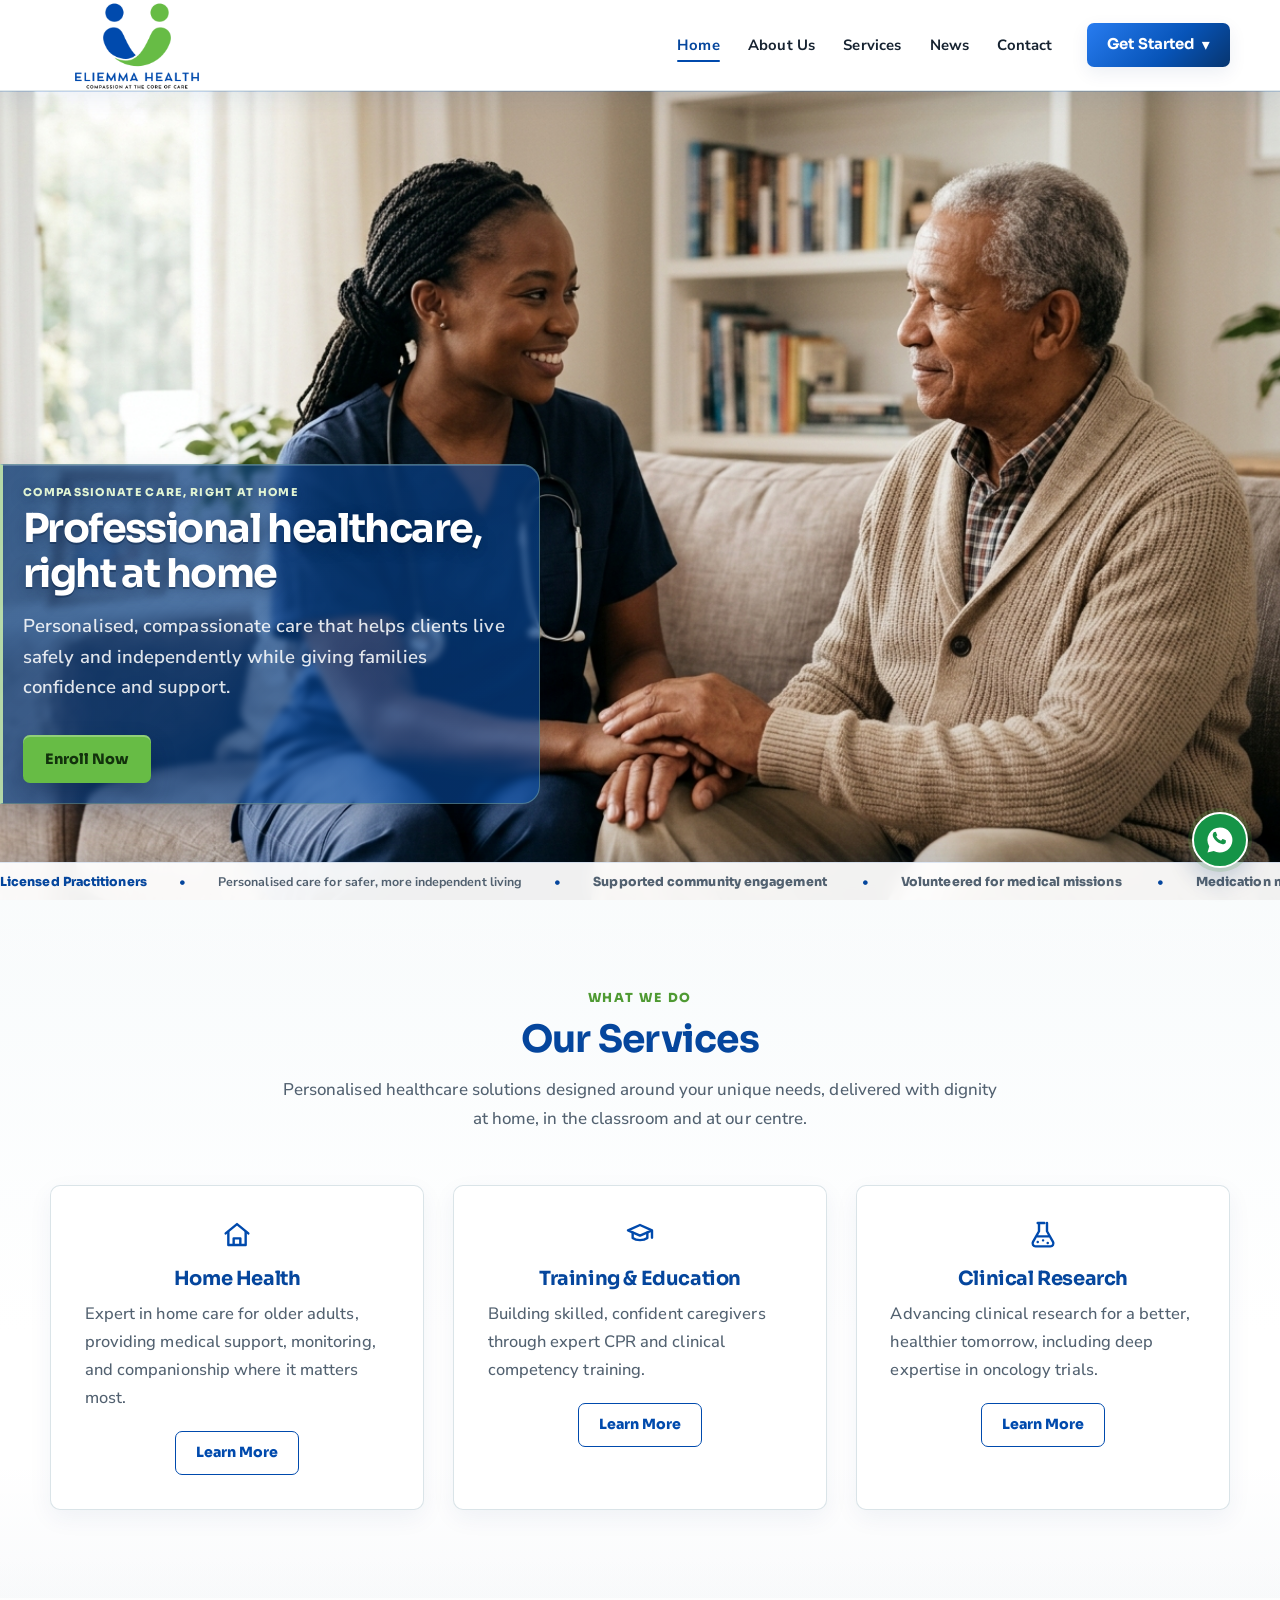
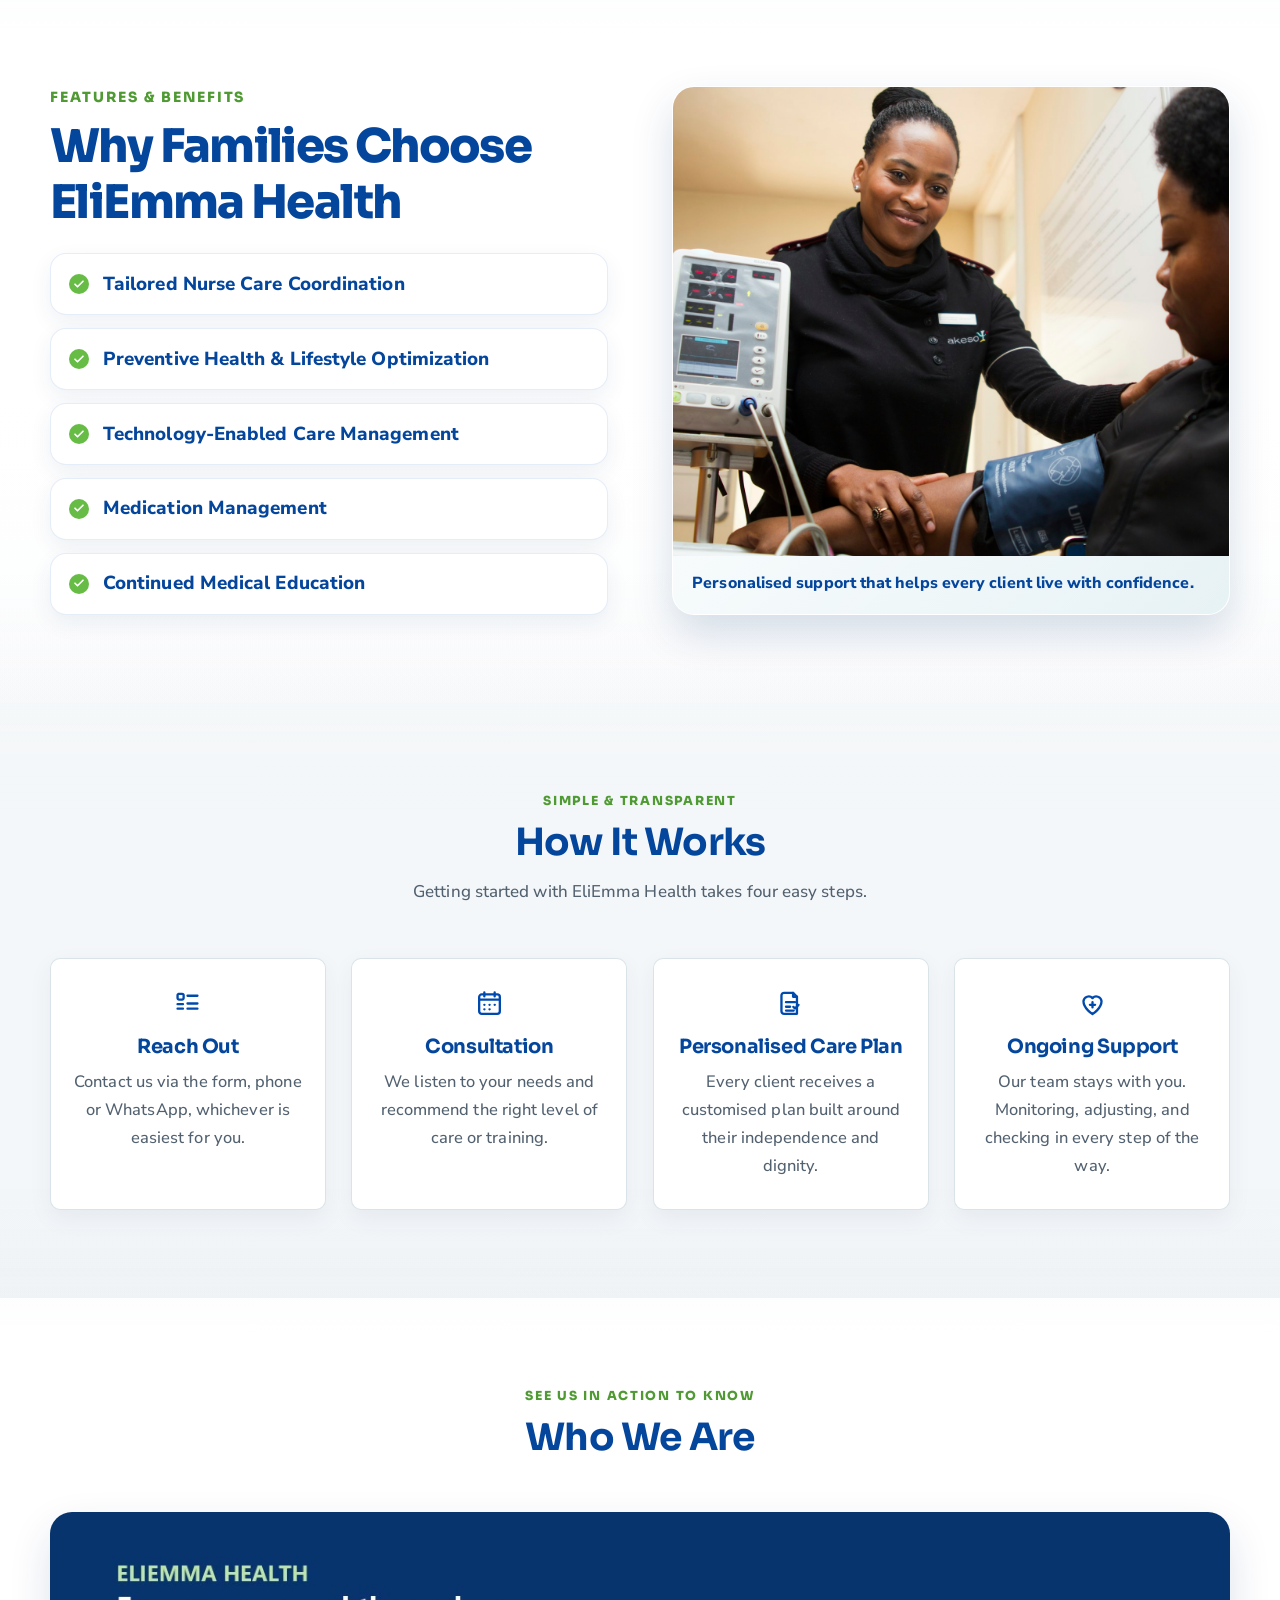
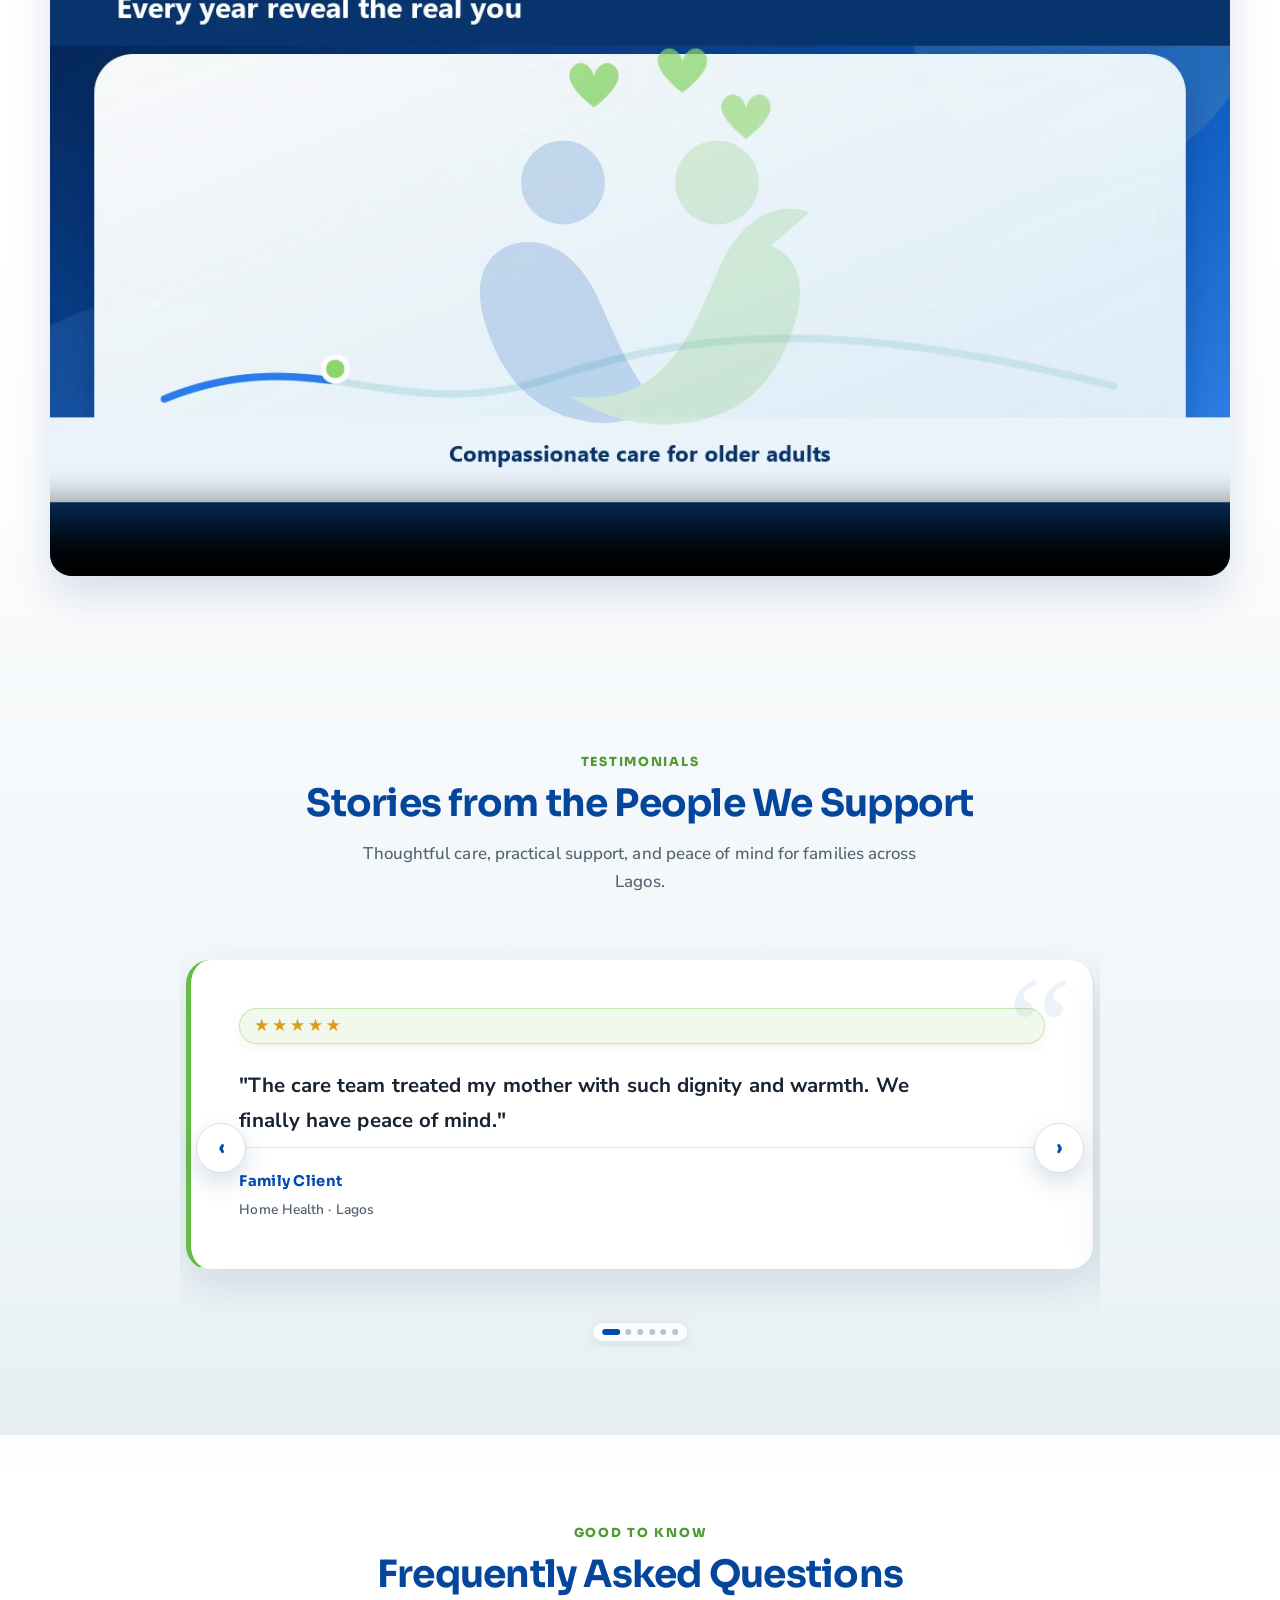
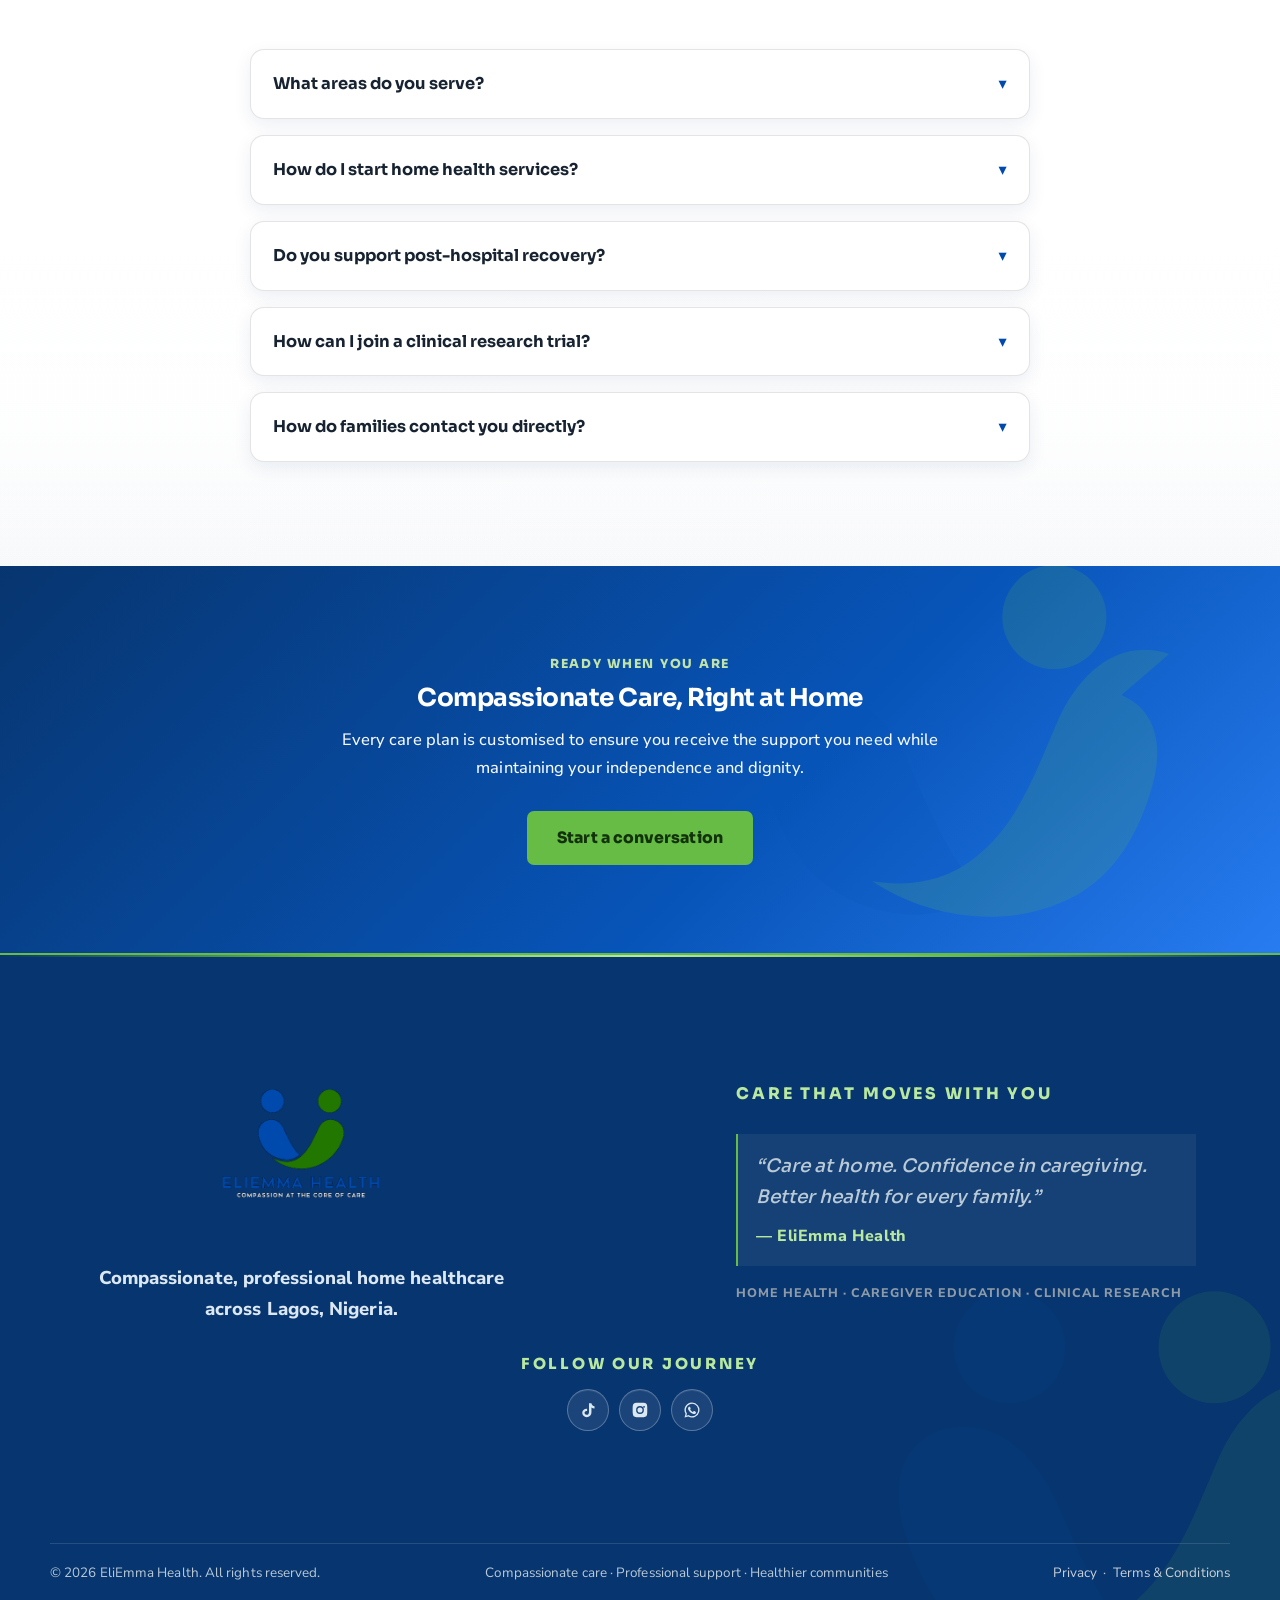
<file: index.html>
<!DOCTYPE html>
<html lang="en">
<head>
<meta charset="UTF-8">
<meta name="viewport" content="width=device-width, initial-scale=1.0">
<title>Home | EliEmma Health</title>
<meta name="description" content="EliEmma Health — compassionate home healthcare, caregiver training, and clinical research in Lagos, Nigeria.">
<meta property="og:title" content="Home | EliEmma Health">
<meta property="og:description" content="EliEmma Health — compassionate home healthcare, caregiver training, and clinical research in Lagos, Nigeria.">
<meta property="og:type" content="website">
<meta property="og:image" content="assets/images/og-image.jpg">
<link rel="icon" type="image/png" href="assets/images/logo-transparent.png?v=3">
<link rel="apple-touch-icon" href="assets/images/logo-transparent.png?v=3">
<meta name="theme-color" content="#07356f">
<link rel="preconnect" href="https://fonts.googleapis.com">
<link rel="preconnect" href="https://fonts.gstatic.com" crossorigin>
<link href="https://fonts.googleapis.com/css2?family=Sora:wght@400;600;700;800&family=Nunito+Sans:wght@400;600;700;800&display=swap" rel="stylesheet">
<link rel="stylesheet" href="css/style.css">
</head>
<body>
<a class="skip-link" href="#main">Skip to main content</a>
<header class="site-header">
  <div class="container nav">
    <a href="index.html" class="brand" aria-label="EliEmma Health — home"><img src="assets/images/logo.png" alt="EliEmma Health logo" width="190" height="60"></a>
    <nav aria-label="Main navigation">
      <ul class="nav-links" id="primary-navigation">
        <li><a href="index.html" aria-current="page">Home</a></li>
        <li><a href="pages/about.html">About Us</a></li>
        <li><a href="pages/services.html">Services</a></li>
        <li><a href="pages/news.html">News</a></li>
        <li><a href="pages/contact.html">Contact</a></li>
        <li class="nav-cta"><a href="pages/enroll.html" class="btn btn-primary btn-sm">Get Started</a></li>
      </ul>
    </nav>
    <button class="hamburger" type="button" aria-label="Open menu" aria-controls="primary-navigation" aria-expanded="false">☰</button>
  </div>
</header>
<main id="main">

<section class="hero">
  <div class="hero-background-carousel carousel" data-carousel tabindex="0" aria-label="EliEmma Health care photography">
    <div class="carousel-track">
      <div class="carousel-slide hero-carousel-slide" aria-hidden="false" role="img" aria-label="EliEmma Health care support" style="background-image:url('assets/Home_page_CAROUSEL/1.jpg')"></div>
      <div class="carousel-slide hero-carousel-slide" aria-hidden="true" role="img" aria-label="Clients and families receiving support from EliEmma Health" style="background-image:url('assets/Home_page_CAROUSEL/clients_families.jpg')"></div>
      <div class="carousel-slide hero-carousel-slide" aria-hidden="true" role="img" aria-label="Caregiver checking an older adult's blood pressure" style="background-image:url('assets/Home_page_CAROUSEL/home-care-blood-pressure-check.jpg')"></div>
      <div class="carousel-slide hero-carousel-slide" aria-hidden="true" role="img" aria-label="Caregiver visiting a family at home" style="background-image:url('assets/Home_page_CAROUSEL/home-care-family-photo-visit.jpg')"></div>
      <div class="carousel-slide hero-carousel-slide" aria-hidden="true" role="img" aria-label="Home health assessment" style="background-image:url('assets/Home_page_CAROUSEL/home-care-health-assessment.jpg')"></div>
      <div class="carousel-slide hero-carousel-slide" aria-hidden="true" role="img" aria-label="Medication preparation for home care" style="background-image:url('assets/Home_page_CAROUSEL/home-care-medication-preparation.jpg')"></div>
      <div class="carousel-slide hero-carousel-slide" aria-hidden="true" role="img" aria-label="Medication review with a client" style="background-image:url('assets/Home_page_CAROUSEL/home-care-medication-review.jpg')"></div>
      <div class="carousel-slide hero-carousel-slide" aria-hidden="true" role="img" aria-label="Caregiver supporting an older adult with a walker" style="background-image:url('assets/Home_page_CAROUSEL/home-care-walker-support.jpg')"></div>
      <div class="carousel-slide hero-carousel-slide" aria-hidden="true" role="img" aria-label="Caregiver supporting an older adult while walking" style="background-image:url('assets/Home_page_CAROUSEL/home-care-walking-support.jpg')"></div>
    </div>

  </div>
  <div class="container hero-grid">
    <div class="hero-copy reveal in">
      <span class="eyebrow">Compassionate Care, Right at Home</span>
      <h1>Professional healthcare, right at home</h1>
      <p class="lead">Personalised, compassionate care that helps clients live safely and independently while giving families confidence and support.</p>
      <div class="hero-actions">
        <a href="pages/contact.html" class="btn btn-green">Enroll Now</a>
        <!-- <a href="pages/services.html" class="btn btn-ghost">Explore Our Services</a> -->
      </div>
    </div>
    <div class="hero-media">
        <div class="hero-newsletter" role="note" aria-label="Licensed practitioners and personalised care; supported community engagement; volunteered for medical missions; medication management; chronic illness management; new treatment options. Best regards, EliEmma Health.">
        <div class="hero-newsletter-track" aria-hidden="true">
          <div class="hero-newsletter-group">
            <span class="hero-newsletter-message hero-newsletter-message--brand"><strong>Licensed Practitioners</strong><b aria-hidden="true">&bull;</b><span>Personalised care for safer, more independent living</span><b aria-hidden="true">&bull;</b></span>
            <span class="hero-newsletter-message"><strong>Supported community engagement </strong>  <b>&bull;</b></span>
            <span class="hero-newsletter-message"><strong>Volunteered for medical missions </strong>  <b>&bull;</b></span>
            <span class="hero-newsletter-message"><strong>Medication management </strong>  <b>&bull;</b></span>
            <span class="hero-newsletter-message"><strong>Chronic illness management </strong>  <b>&bull;</b></span>
            <span class="hero-newsletter-message"><strong>New treatment options </strong>  <b>&bull;</b></span>
            <span class="hero-newsletter-message hero-newsletter-message--signature"> <strong>Best Regards</strong><span class="hero-newsletter-signature">&nbsp;&nbsp;EliEmma Health...</span></span>
          </div>
          <div class="hero-newsletter-group" aria-hidden="true">
            <span class="hero-newsletter-message hero-newsletter-message--brand"><strong>Licensed Practitioners</strong><b aria-hidden="true">&bull;</b><span>Personalised care for safer, more independent living</span><b aria-hidden="true">&bull;</b></span>
            <span class="hero-newsletter-message"><strong>Supported community engagement</strong> <b>&bull;</b></span>
            <span class="hero-newsletter-message"><strong>Volunteered for medical missions</strong> <b>&bull;</b></span>
            <span class="hero-newsletter-message"><strong>Medication management</strong> <b>&bull;</b></span>
            <span class="hero-newsletter-message"><strong>Chronic illness management</strong> <b>&bull;</b></span>
            <span class="hero-newsletter-message"><strong>New treatment options</strong> <b>&bull;</b></span>
            <span class="hero-newsletter-message hero-newsletter-message--signature"><strong>Best Regards</strong><span class="hero-newsletter-signature">&nbsp;&nbsp;EliEmma Health...</span></span>
          </div>
        </div>
      </div>
    </div>
  </div>
</section>
<section class="section services-overview">
  <div class="container">
    <div class="section-head reveal">
      <span class="eyebrow">What We Do</span>
      <h2>Our Services</h2>
      <p>Personalised healthcare solutions designed around your unique needs, delivered with dignity at home, in the classroom and at our centre.</p>
    </div>
    <div class="grid-3">
      <article class="card reveal">
        <div class="icon-badge"><svg aria-hidden="true" viewBox="0 0 24 24" fill="none" stroke="currentColor" stroke-width="1.8" stroke-linecap="round" stroke-linejoin="round"><path d="m3.5 10.8 8.5-7 8.5 7"/><path d="M5.5 9.7v9.8h13V9.7M9.5 19.5v-5h5v5"/></svg></div>
        <h3>Home Health</h3>
        <p>Expert in home care for older adults, providing medical support, monitoring, and companionship where it matters most.</p>
        <a class="btn btn-outline btn-sm" href="pages/home-health.html">Learn More</a>
      </article>
      <article class="card reveal">
        <div class="icon-badge"><svg aria-hidden="true" viewBox="0 0 24 24" fill="none" stroke="currentColor" stroke-width="1.8" stroke-linecap="round" stroke-linejoin="round"><path d="m3 8.5 9-4 9 4-9 4-9-4Z"/><path d="M6.5 10.2v4.1c2.8 2.1 8.2 2.1 11 0v-4.1M21 9v5"/></svg></div>
        <h3>Training &amp; Education</h3>
        <p>Building skilled, confident caregivers through expert CPR and clinical competency training.</p>
        <a class="btn btn-outline btn-sm" href="pages/training-education.html">Learn More</a>
      </article>
      <article class="card reveal">
        <div class="icon-badge"><svg aria-hidden="true" viewBox="0 0 24 24" fill="none" stroke="currentColor" stroke-width="1.8" stroke-linecap="round" stroke-linejoin="round"><path d="M9 3v6.2l-4.5 8a2.2 2.2 0 0 0 1.9 3.3h11.2a2.2 2.2 0 0 0 1.9-3.3l-4.5-8V3M7.2 13h9.6M8 3h5"/><path d="M8 17.2h.1M12 16h.1M15.5 18h.1"/></svg></div>
        <h3>Clinical Research</h3>
        <p>Advancing clinical research for a better, healthier tomorrow, including deep expertise in oncology trials.</p>
        <a class="btn btn-outline btn-sm" href="pages/clinical-research.html">Learn More</a>
      </article>
    </div>
  </div>
</section>

<section class="section section-alt features-benefits">
  <div class="container grid-2">
    <div class="reveal reveal-left">
      <div class="section-head left" style="margin-bottom:1.4rem">
        <span class="eyebrow">Features &amp; Benefits</span>
        <h2>Why Families Choose EliEmma Health</h2>
      </div>
      <ul class="check-list">
        <li>Tailored Nurse Care Coordination</li>
        <li>Preventive Health &amp; Lifestyle Optimization</li>
        <li>Technology-Enabled Care Management</li>
        <li>Medication Management</li>
        <li>Continued Medical Education</li>
      </ul>
    </div>
    <div class="features-visual reveal reveal-right">
      <figure>
        <img class="media-img feature-image" src="assets/images/gallery-mobility-care.jpg" alt="Nurse supporting an older adult during a mobility and blood pressure check" width="1800" height="1200" loading="lazy">
        <figcaption>Personalised support that helps every client live with confidence.</figcaption>
      </figure>
    </div>
  </div>
</section>

<section class="section process-section">
  <div class="container">
    <div class="section-head reveal">
      <span class="eyebrow">Simple &amp; Transparent</span>
      <h2>How It Works</h2>
      <p>Getting started with EliEmma Health takes four easy steps.</p>
    </div>
    <div class="grid-4">
      <div class="card step-card reveal"><div class="step-icon icon-badge" aria-hidden="true"><svg viewBox="0 0 24 24" fill="none" stroke="currentColor" stroke-width="1.8" stroke-linecap="round" stroke-linejoin="round"><path d="M5 4.5h2.8A1.2 1.2 0 0 1 9 5.7v2.1A1.2 1.2 0 0 1 7.8 9H5.5a1.2 1.2 0 0 1-1.2-1.2V5.7A1.2 1.2 0 0 1 5.5 4.5Z"/><path d="M4.3 12.5h4.2M4.3 16h4.2M12 6h7.7M12 12h7.7M12 16h7.7"/></svg></div><h3>Reach Out</h3><p>Contact us via the form, phone or WhatsApp, whichever is easiest for you.</p></div>
      <div class="card step-card reveal"><div class="step-icon icon-badge" aria-hidden="true"><svg viewBox="0 0 24 24" fill="none" stroke="currentColor" stroke-width="1.8" stroke-linecap="round" stroke-linejoin="round"><rect x="4" y="5" width="16" height="15" rx="2"/><path d="M8 3.5v3M16 3.5v3M4 9h16M8 13h.1M12 13h.1M16 13h.1M8 16.5h.1M12 16.5h.1"/></svg></div><h3>Consultation</h3><p>We listen to your needs and recommend the right level of care or training.</p></div>
      <div class="card step-card reveal"><div class="step-icon icon-badge" aria-hidden="true"><svg viewBox="0 0 24 24" fill="none" stroke="currentColor" stroke-width="1.8" stroke-linecap="round" stroke-linejoin="round"><path d="M7 3.8h7l3 3V20H7a2 2 0 0 1-2-2V5.8a2 2 0 0 1 2-2Z"/><path d="M14 3.8v3h3M8.5 11h7M8.5 14.5h3.2M8.5 17.5h6"/><path d="m14.2 14.6 1.3 1.3 2.7-2.8"/></svg></div><h3>Personalised Care Plan</h3><p>Every client receives a customised plan built around their independence and dignity.</p></div>
      <div class="card step-card reveal"><div class="step-icon icon-badge" aria-hidden="true"><svg viewBox="0 0 24 24" fill="none" stroke="currentColor" stroke-width="1.8" stroke-linecap="round" stroke-linejoin="round"><path d="M12 20.2s-7-4.2-7-10.1A4.1 4.1 0 0 1 12 7.8a4.1 4.1 0 0 1 7 2.3c0 5.9-7 10.1-7 10.1Z"/><path d="M12 11v4M10 13h4"/></svg></div><h3>Ongoing Support</h3><p>Our team stays with you. Monitoring, adjusting, and checking in every step of the way.</p></div>
    </div>
  </div>
</section>

<section class="section section-alt">
  <div class="container">
    <div class="section-head reveal">
      <span class="eyebrow">See Us In Action to Know</span>
      <!-- <h2></h2> -->
      <h2>Who We Are</h2>
      <!-- <h2>Watch: Who We Are</h2> -->
      <!-- <p>A short animation about the compassionate support that helps children, young people, and older adults grow with confidence.</p> -->
    </div>
    <div class="video-shell reveal">
      <video class="video-player" controls autoplay muted playsinline preload="metadata" poster="assets/images/eliemma-care-journey-clean-poster.jpg">
        <source src="assets/videos/eliemma-care-journey-clean.mp4" type="video/mp4">
        Your browser does not support the video tag.
      </video>
      <div class="video-watermark" aria-hidden="true"><img src="assets/images/logo-mark.svg" alt="" width="240" height="205"></div>
    </div>
  </div>
</section>

<!-- <section class="section removed-section" aria-hidden="true"> -->
  <!-- <div class="container">
    <div class="section-head reveal">
      <span class="eyebrow">Gallery</span>
      <h2>Our Care Environments</h2>
      <p>A glimpse into our facilities, training, research work, and the people behind EliEmma Health.</p>
    </div>
    <div class="carousel reveal" data-carousel aria-label="Photo gallery carousel">
      <div class="carousel-track">
        <div class="carousel-slide"><img class="media-img" src="assets/images/home-care-team-outdoors.jpg" alt="EliEmma care team gathered outside a home" width="1408" height="768" loading="lazy"></div>
        <div class="carousel-slide"><img class="media-img" src="assets/images/gallery-facility-exterior.jpg" alt="Bright healthcare facility exterior" width="1400" height="931" loading="lazy"></div>
        <div class="carousel-slide"><img class="media-img" src="assets/images/home-care-blood-pressure-check.jpg" alt="Caregiver checking an older adult's blood pressure at home" width="1408" height="768" loading="lazy"></div>
        <div class="carousel-slide"><img class="media-img" src="assets/images/gallery-caregiver-support.jpg" alt="Caregiver providing attentive patient support" width="1400" height="788" loading="lazy"></div>
        <div class="carousel-slide"><img class="media-img" src="assets/images/home-safety-stair-assessment.jpg" alt="Caregiver assessing stair safety in a client's home" width="1408" height="768" loading="lazy"></div> -->
        <!-- <div class="carousel-slide"><img class="media-img" src="assets/images/gallery-healthcare-training.jpg" alt="Healthcare training session" width="1400" height="933" loading="lazy"></div> -->
        <!-- <div class="carousel-slide"><img class="media-img" src="assets/images/home-care-walker-support.jpg" alt="Caregiver helping an older adult use a walker" width="1408" height="768" loading="lazy"></div>
        <div class="carousel-slide"><img class="media-img" src="assets/images/gallery-clinical-laboratory.jpg" alt="Clinical research laboratory" width="1400" height="933" loading="lazy"></div>
        <div class="carousel-slide"><img class="media-img" src="assets/images/home-care-family-photo-visit.jpg" alt="Caregiver sharing a family photo album with an older adult" width="1408" height="768" loading="lazy"></div> -->
        <!-- <div class="carousel-slide"><img class="media-img" src="assets/images/gallery-care-team.jpg" alt="Caregiver offering attentive support to an older adult" width="1800" height="1200" loading="lazy"></div> -->
        <!-- <div class="carousel-slide"><img class="media-img" src="assets/images/care-loved-ones.jpg" alt="Loved ones supporting each other with care" width="1800" height="1200" loading="lazy"></div>
        <div class="carousel-slide"><img class="media-img" src="assets/images/home-care-medical-bag.jpg" alt="Home healthcare bag with monitoring equipment and care records" width="1408" height="768" loading="lazy"></div>
        <div class="carousel-slide"><img class="media-img" src="assets/images/gallery-medical-equipment.jpg" alt="Black laboratory professional working with clinical equipment" width="1200" height="800" loading="lazy"></div>
        <div class="carousel-slide"><img class="media-img" src="assets/images/home-care-medication-review.jpg" alt="Family reviewing a medication plan together" width="1408" height="768" loading="lazy"></div>
        <div class="carousel-slide"><img class="media-img" src="assets/images/home-care-clinical-team.jpg" alt="Healthcare team gathered inside a clinic" width="1408" height="768" loading="lazy"></div>
        <div class="carousel-slide"><img class="media-img" src="assets/images/home-care-medication-preparation.jpg" alt="Nurse preparing medicines for home care" width="1408" height="768" loading="lazy"></div> -->
        <!-- <div class="carousel-slide"><img class="media-img" src="assets/images/healthcare-feature-care.jpg" alt="Healthcare professional providing attentive care to a patient" width="1800" height="1200" loading="lazy"></div> -->
        <!-- <div class="carousel-slide"><img class="media-img" src="assets/images/care-elderly-support.jpg" alt="Nurse checking the blood pressure of an older patient" width="1200" height="800" loading="lazy"></div>
        <div class="carousel-slide"><img class="media-img" src="assets/images/home-care-health-assessment.jpg" alt="Nurse completing a health assessment during a home visit" width="1408" height="768" loading="lazy"></div>
        <div class="carousel-slide"><img class="media-img" src="assets/images/home-care-walking-support.jpg" alt="Caregiver supporting an older adult while walking" width="1408" height="768" loading="lazy"></div>
        <div class="carousel-slide"><img class="media-img" src="assets/images/home-health-monitoring-equipment.jpg" alt="Home health monitoring equipment arranged on a table" width="1408" height="768" loading="lazy"></div>
        <div class="carousel-slide"><img class="media-img" src="assets/images/home-care-medication-reminder.jpg" alt="Older adult organising medicines with a pill reminder box" width="1408" height="768" loading="lazy"></div> -->
        <!-- <div class="carousel-slide"><img class="media-img" src="assets/images/gallery-mobility-care.jpg" alt="Caregiver supporting a client with mobility needs" width="1800" height="1200" loading="lazy"></div> -->
        <!-- <div class="carousel-slide"><img class="media-img" src="assets/images/home-care-medication-support.jpg" alt="Caregiver and older adult reviewing medicines together" width="1408" height="768" loading="lazy"></div>
        <div class="carousel-slide"><img class="media-img" src="assets/images/home-care-nurse-senior-visit.jpg" alt="Nurse supporting an older adult during a home visit" width="1408" height="768" loading="lazy"></div>
      </div>
      <button class="carousel-btn prev" aria-label="Previous photo">‹</button>
      <button class="carousel-btn next" aria-label="Next photo">›</button>
      <div class="carousel-dots"></div>
    </div>
  </div>
</section> -->

<!-- <section class="stats-band section-tight removed-section" aria-hidden="true">
  <div class="container stats-grid">
    <div class="stat"><strong data-count="20" data-suffix="+">0</strong><span>Years of Experience</span></div>
    <div class="stat"><strong data-count="500" data-suffix="+">0</strong><span>Clinical Trials</span></div>
    <div class="stat"><strong data-count="100" data-suffix="%">0</strong><span>Compassionate Care</span></div>
    <div class="stat"><strong>Oncology</strong><span>Trial Expertise</span></div>
  </div>
</section> -->

<section class="section testimonials-section">
  <div class="container">
    <div class="section-head reveal">
      <span class="eyebrow">Testimonials</span>
      <h2>Stories from the People We Support</h2>
      <p>Thoughtful care, practical support, and peace of mind for families across Lagos.</p>
    </div>
    <div class="grid-3 testimonial-grid-old" aria-hidden="true">
      <blockquote class="quote reveal"><div class="stars" aria-label="5 out of 5 stars"><svg aria-hidden="true" viewBox="0 0 24 24"><path d="m12 3.6 2.6 5.3 5.8.8-4.2 4.1 1 5.8-5.2-2.7-5.2 2.7 1-5.8-4.2-4.1 5.8-.8L12 3.6Z"/></svg><svg aria-hidden="true" viewBox="0 0 24 24"><path d="m12 3.6 2.6 5.3 5.8.8-4.2 4.1 1 5.8-5.2-2.7-5.2 2.7 1-5.8-4.2-4.1 5.8-.8L12 3.6Z"/></svg><svg aria-hidden="true" viewBox="0 0 24 24"><path d="m12 3.6 2.6 5.3 5.8.8-4.2 4.1 1 5.8-5.2-2.7-5.2 2.7 1-5.8-4.2-4.1 5.8-.8L12 3.6Z"/></svg><svg aria-hidden="true" viewBox="0 0 24 24"><path d="m12 3.6 2.6 5.3 5.8.8-4.2 4.1 1 5.8-5.2-2.7-5.2 2.7 1-5.8-4.2-4.1 5.8-.8L12 3.6Z"/></svg><svg aria-hidden="true" viewBox="0 0 24 24"><path d="m12 3.6 2.6 5.3 5.8.8-4.2 4.1 1 5.8-5.2-2.7-5.2 2.7 1-5.8-4.2-4.1 5.8-.8L12 3.6Z"/></svg></div>
        <p>"The care team treated my mother with such dignity and warmth. We finally have peace of mind."</p><footer><strong>Family Client</strong><span>Home Health. Lagos</span></footer></blockquote>
      <blockquote class="quote reveal"><div class="stars" aria-label="5 out of 5 stars"><svg aria-hidden="true" viewBox="0 0 24 24"><path d="m12 3.6 2.6 5.3 5.8.8-4.2 4.1 1 5.8-5.2-2.7-5.2 2.7 1-5.8-4.2-4.1 5.8-.8L12 3.6Z"/></svg><svg aria-hidden="true" viewBox="0 0 24 24"><path d="m12 3.6 2.6 5.3 5.8.8-4.2 4.1 1 5.8-5.2-2.7-5.2 2.7 1-5.8-4.2-4.1 5.8-.8L12 3.6Z"/></svg><svg aria-hidden="true" viewBox="0 0 24 24"><path d="m12 3.6 2.6 5.3 5.8.8-4.2 4.1 1 5.8-5.2-2.7-5.2 2.7 1-5.8-4.2-4.1 5.8-.8L12 3.6Z"/></svg><svg aria-hidden="true" viewBox="0 0 24 24"><path d="m12 3.6 2.6 5.3 5.8.8-4.2 4.1 1 5.8-5.2-2.7-5.2 2.7 1-5.8-4.2-4.1 5.8-.8L12 3.6Z"/></svg><svg aria-hidden="true" viewBox="0 0 24 24"><path d="m12 3.6 2.6 5.3 5.8.8-4.2 4.1 1 5.8-5.2-2.7-5.2 2.7 1-5.8-4.2-4.1 5.8-.8L12 3.6Z"/></svg></div>
        <p>"Professional, punctual, and genuinely kind. The medication reminders changed everything for my dad."</p><footer><strong>Home Health Client</strong><span>Sangotedo</span></footer></blockquote>
      <blockquote class="quote reveal"><div class="stars" aria-label="5 out of 5 stars"><svg aria-hidden="true" viewBox="0 0 24 24"><path d="m12 3.6 2.6 5.3 5.8.8-4.2 4.1 1 5.8-5.2-2.7-5.2 2.7 1-5.8-4.2-4.1 5.8-.8L12 3.6Z"/></svg><svg aria-hidden="true" viewBox="0 0 24 24"><path d="m12 3.6 2.6 5.3 5.8.8-4.2 4.1 1 5.8-5.2-2.7-5.2 2.7 1-5.8-4.2-4.1 5.8-.8L12 3.6Z"/></svg><svg aria-hidden="true" viewBox="0 0 24 24"><path d="m12 3.6 2.6 5.3 5.8.8-4.2 4.1 1 5.8-5.2-2.7-5.2 2.7 1-5.8-4.2-4.1 5.8-.8L12 3.6Z"/></svg><svg aria-hidden="true" viewBox="0 0 24 24"><path d="m12 3.6 2.6 5.3 5.8.8-4.2 4.1 1 5.8-5.2-2.7-5.2 2.7 1-5.8-4.2-4.1 5.8-.8L12 3.6Z"/></svg><svg aria-hidden="true" viewBox="0 0 24 24"><path d="m12 3.6 2.6 5.3 5.8.8-4.2 4.1 1 5.8-5.2-2.7-5.2 2.7 1-5.8-4.2-4.1 5.8-.8L12 3.6Z"/></svg></div>
        <p>"Their training program gave me the confidence to care for my wife at home."</p><footer><strong>Training Graduate</strong><span>Caregiver Education</span></footer></blockquote>
    </div>
    <div class="testimonial-carousel carousel reveal" data-carousel tabindex="0" aria-label="Client testimonials from families and caregivers" aria-live="polite">
      <div class="carousel-track">
        <!-- Promotional sample testimonials: replace with verified client-approved stories before publishing. -->
        <div class="carousel-slide"><blockquote class="quote"><div class="stars" role="img" aria-label="5 out of 5 stars">★★★★★</div><p>"The care team treated my mother with such dignity and warmth. We finally have peace of mind."</p><footer><strong>Family Client</strong><span>Home Health · Lagos</span></footer></blockquote></div>
        <div class="carousel-slide"><blockquote class="quote"><div class="stars" role="img" aria-label="5 out of 5 stars">★★★★★</div><p>"Professional, punctual, and genuinely kind. The medication reminders changed everything for my dad."</p><footer><strong>Home Health Client</strong><span>Sangotedo</span></footer></blockquote></div>
        <div class="carousel-slide"><blockquote class="quote"><div class="stars" role="img" aria-label="5 out of 5 stars">★★★★★</div><p>"Their training program gave me the confidence to care for my wife at home."</p><footer><strong>Training Graduate</strong><span>Caregiver Education</span></footer></blockquote></div>
        <div class="carousel-slide"><blockquote class="quote"><div class="stars" role="img" aria-label="5 out of 5 stars">★★★★★</div><p>"EliEmma listened first, then built a care plan that truly fits our family's routine."</p><footer><strong>Family Caregiver</strong><span>Home Health · Lekki</span></footer></blockquote></div>
        <div class="carousel-slide"><blockquote class="quote"><div class="stars" role="img" aria-label="5 out of 5 stars">★★★★★</div><p>"Every visit feels organised, respectful, and personal. We always know what comes next."</p><footer><strong>Family Client</strong><span>Home Support · Lagos</span></footer></blockquote></div>
        <div class="carousel-slide"><blockquote class="quote"><div class="stars" role="img" aria-label="5 out of 5 stars">★★★★★</div><p>"The team gave us practical guidance and encouragement when caring for our little one felt overwhelming."</p><footer><strong>Parent Client</strong><span>Paediatric Support</span></footer></blockquote></div>
        <!-- <div class="carousel-slide"><blockquote class="quote"><div class="stars" role="img" aria-label="5 out of 5 stars">★★★★★</div><p>"The regular check-ins help our family feel supported, informed, and confident at home."</p><footer><strong>Family Caregiver</strong><span>Respite Care · Ajah</span></footer></blockquote></div>
        <div class="carousel-slide"><blockquote class="quote"><div class="stars" role="img" aria-label="5 out of 5 stars">★★★★★</div><p>"From the first consultation, we felt heard. Their calm approach made a stressful season easier."</p><footer><strong>Home Health Client</strong><span>Post-Hospital Support</span></footer></blockquote></div>
        <div class="carousel-slide"><blockquote class="quote"><div class="stars" role="img" aria-label="5 out of 5 stars">★★★★★</div><p>"The caregiver education sessions are clear, practical, and easy to apply in everyday life."</p><footer><strong>Training Graduate</strong><span>Caregiver Education · Lagos</span></footer></blockquote></div>
        <div class="carousel-slide"><blockquote class="quote"><div class="stars" role="img" aria-label="5 out of 5 stars">★★★★★</div><p>"We appreciate the respect shown to our grandmother and the thoughtful updates shared with us."</p><footer><strong>Family Client</strong><span>Older Adult Care</span></footer></blockquote></div>
        <div class="carousel-slide"><blockquote class="quote"><div class="stars" role="img" aria-label="5 out of 5 stars">★★★★★</div><p>"Their team brings warmth into the room while staying focused on safe, dependable care."</p><footer><strong>Family Caregiver</strong><span>Companionship Care · Lagos</span></footer></blockquote></div>
        <div class="carousel-slide"><blockquote class="quote"><div class="stars" role="img" aria-label="5 out of 5 stars">★★★★★</div><p>"Having a trusted professional to call has lifted a huge weight from our family."</p><footer><strong>Home Health Client</strong><span>Chronic Care Support</span></footer></blockquote></div>
        <div class="carousel-slide"><blockquote class="quote"><div class="stars" role="img" aria-label="5 out of 5 stars">★★★★★</div><p>"Appointments, reminders, and communication are handled with care. It makes support feel seamless."</p><footer><strong>Family Client</strong><span>Care Coordination · Lagos</span></footer></blockquote></div>
        <div class="carousel-slide"><blockquote class="quote"><div class="stars" role="img" aria-label="5 out of 5 stars">★★★★★</div><p>"The team treats every question with patience and every person with dignity."</p><footer><strong>Family Caregiver</strong><span>In-Home Care · Sangotedo</span></footer></blockquote></div>
        <div class="carousel-slide"><blockquote class="quote"><div class="stars" role="img" aria-label="5 out of 5 stars">★★★★★</div><p>"EliEmma gives families the reassurance, knowledge, and human support they need to keep going."</p><footer><strong>Training Graduate</strong><span>Family Care Skills</span></footer></blockquote></div> -->
      </div>
      <button class="carousel-btn prev" type="button" aria-label="Previous testimonial">‹</button>
      <button class="carousel-btn next" type="button" aria-label="Next testimonial">›</button>
      <div class="carousel-dots" aria-label="Choose a testimonial"></div>
    </div>
  </div>
</section>

<section class="section section-alt">
  <div class="container">
    <div class="section-head reveal">
      <span class="eyebrow">Good To Know</span>
      <h2>Frequently Asked Questions</h2>
    </div>
    <div class="faq reveal">
      <div class="faq-item"><button class="faq-q">What areas do you serve?<span class="chev">▾</span></button><div class="faq-a"><p>We are based in Lagos. We provide home health services across Lagos and nearby states and we are still expanding to serve more regions. Contact us to confirm coverage for your specific location.</p></div></div>
      <div class="faq-item"><button class="faq-q">How do I start home health services?<span class="chev">▾</span></button><div class="faq-a"><p>Simply fill in the contact form or message us on WhatsApp. We'll arrange a consultation, build a personalised care plan, and match you with the right care team.</p></div></div>
      <div class="faq-item"><button class="faq-q">Do you support post-hospital recovery?<span class="chev">▾</span></button><div class="faq-a"><p>Yes. We provide post-hospital recovery support, medication management, chronic disease management, and respite care for family caregivers.</p></div></div>
      <div class="faq-item"><button class="faq-q">How can I join a clinical research trial?<span class="chev">▾</span></button><div class="faq-a"><p>Select "Clinical research" in the inquiry type on our contact form and we'll reach out about current and upcoming studies.</p></div></div>
      <div class="faq-item"><button class="faq-q">How do families contact you directly?<span class="chev">▾</span></button><div class="faq-a"><p>WhatsApp 09133972821 or 09014912731, email eehealth@eliemma.com, or use the green WhatsApp chat button on any page.</p></div></div>
    </div>
  </div>
</section>

<section class="cta-band section">
  <div class="container reveal">
    <span class="eyebrow" style="color:#bfe3a8">Ready When You Are</span>
    <h2>Compassionate Care, Right at Home</h2>
    <p>Every care plan is customised to ensure you receive the support you need while maintaining your independence and dignity.</p>
    <a href="pages/contact.html" class="btn btn-green">Start a conversation</a>
  </div>
</section>

</main>
<footer class="site-footer">
  <div class="container">
    <div class="footer-grid">
      <!-- Explore navigation temporarily commented out.
      <div class="footer-nav-col">
        <span class="footer-label">Explore EliEmma</span>
        <ul class="f-menu">
          <li><a href="index.html">Home</a></li>
          <li><a href="pages/about.html">About Us</a></li>
          <li><a href="pages/services.html">Services</a></li>
          <li><a href="pages/news.html">News</a></li>
          <li><a href="pages/contact.html">Contact</a></li>
        </ul>
      </div>
      -->
      <div class="footer-mid">
        <img src="assets/images/logo-transparent.png" alt="EliEmma Health logo" width="180" height="57">
        <p>Compassionate, professional home healthcare across Lagos, Nigeria.</p>
        <span class="footer-label">Follow our journey</span>
        <div class="socials">
          <a href="https://www.tiktok.com/@eliemmahealth" aria-label="TikTok" rel="noopener"><svg viewBox="0 0 24 24"><path d="M16.6 3c.4 2.2 1.8 3.7 4.1 3.9v3c-1.6 0-3-.5-4.1-1.3v6.4c0 3.9-2.7 6.5-6.3 6.5-3.4 0-6-2.4-6-5.7 0-3.4 2.9-5.9 6.5-5.6v3.1c-1.8-.4-3.4.7-3.4 2.5 0 1.5 1.2 2.6 2.8 2.6 1.8 0 3.1-1.3 3.1-3.5V3h3.3z"/></svg></a>
          <a href="https://www.instagram.com/eliemmahealth/" aria-label="Instagram" rel="noopener"><svg viewBox="0 0 24 24"><path d="M12 2.2c3.2 0 3.6 0 4.8.1 3.3.1 4.7 1.6 4.8 4.8.1 1.3.1 1.6.1 4.8s0 3.6-.1 4.8c-.1 3.2-1.5 4.7-4.8 4.8-1.3.1-1.6.1-4.8.1s-3.6 0-4.8-.1c-3.3-.1-4.7-1.6-4.8-4.8C2.2 15.6 2.2 15.2 2.2 12s0-3.6.1-4.8C2.5 4 4 2.5 7.2 2.4 8.4 2.3 8.8 2.2 12 2.2zm0 4.6a5.2 5.2 0 100 10.4 5.2 5.2 0 000-10.4zm0 8.6a3.4 3.4 0 110-6.8 3.4 3.4 0 010 6.8zm5.4-8.9a1.2 1.2 0 100 2.4 1.2 1.2 0 000-2.4z"/></svg></a>
          <a href="#" aria-label="Facebook (link pending)"><svg viewBox="0 0 24 24"><path d="M13.5 21v-7.8h2.6l.4-3h-3V8.3c0-.9.3-1.5 1.6-1.5h1.5V4.1c-.3 0-1.2-.1-2.3-.1-2.3 0-3.9 1.4-3.9 4v2.2H7.8v3h2.6V21h3.1z"/></svg></a>
          <a href="#" aria-label="Twitter / X (link pending)"><svg viewBox="0 0 24 24"><path d="M17.5 3h3.1l-6.8 7.8L21.8 21h-6.3l-4.9-6.4L5 21H1.9l7.3-8.3L2.2 3h6.4l4.4 5.9L17.5 3zm-1.1 16.1h1.7L7.7 4.7H5.9l10.5 14.4z"/></svg></a>
          <a href="https://wa.me/2349133972821?text=Hello%20EliEmma%20Health%2C%20I%20found%20you%20through%20your%20website%20and%20would%20like%20to%20learn%20more%20about%20your%20healthcare%20services.%20Please%20could%20you%20provide%20more%20information%3F%20Thank%20you." aria-label="Chat with us on WhatsApp" rel="noopener"><svg viewBox="0 0 24 24"><path d="M12 2a10 10 0 00-8.6 15.1L2 22l5-1.3A10 10 0 1012 2zm0 18.2c-1.5 0-3-.4-4.2-1.2l-.3-.2-3 .8.8-2.9-.2-.3A8.2 8.2 0 1112 20.2zm4.6-6.1c-.3-.1-1.5-.7-1.7-.8-.2-.1-.4-.1-.6.1-.2.3-.7.8-.8 1-.1.2-.3.2-.5.1a6.7 6.7 0 01-3.3-2.9c-.3-.4 0-.5.1-.7l.4-.5c.1-.2.1-.3 0-.5-.1-.1-.6-1.4-.8-1.9-.2-.5-.4-.4-.6-.4h-.5c-.2 0-.5.1-.7.3-.2.3-.9.9-.9 2.2s.9 2.5 1.1 2.7c.1.2 1.8 2.8 4.5 3.9 2.6 1 2.6.7 3.1.7.5-.1 1.5-.6 1.7-1.2.2-.6.2-1.1.2-1.2-.1-.1-.3-.2-.6-.3z"/></svg></a>
        </div>
      </div>
      <div class="footer-right">
        <span class="footer-label">Care that moves with you</span>
        <blockquote class="footer-quote"><p>“Care at home. Confidence in caregiving. Better health for every family.”</p><cite>— EliEmma Health</cite></blockquote>
        <p class="footer-services">Home health · caregiver education · clinical research</p>
      </div>
    </div>
    <div class="footer-bottom">
      <span class="footer-copyright">&copy; <span data-year></span> EliEmma Health. All rights reserved.</span>
      <span>Compassionate care · Professional support · Healthier communities</span>
      <span><a href="pages/privacy.html">Privacy</a> &nbsp;·&nbsp; <a href="pages/terms.html">Terms &amp; Conditions</a></span>
    </div>
  </div>
</footer>
<a class="wa-float" href="https://wa.me/2349133972821?text=Hello%20EliEmma%20Health%2C%20I%20found%20you%20through%20your%20website%20and%20would%20like%20to%20learn%20more%20about%20your%20healthcare%20services.%20Please%20could%20you%20provide%20more%20information%3F%20Thank%20you." aria-label="Chat with EliEmma Health on WhatsApp" rel="noopener"><svg viewBox="0 0 24 24"><path d="M12 2a10 10 0 00-8.6 15.1L2 22l5-1.3A10 10 0 1012 2zm4.6 12.1c-.2.6-1.2 1.1-1.7 1.2-.5 0-.5.3-3.1-.7-2.7-1.1-4.4-3.7-4.5-3.9-.2-.2-1.1-1.4-1.1-2.7s.7-1.9.9-2.2c.2-.2.5-.3.7-.3h.5c.2 0 .4-.1.6.4.2.5.7 1.8.8 1.9.1.2.1.3 0 .5l-.4.5c-.1.2-.4.3-.1.7a6.7 6.7 0 003.3 2.9c.2.1.4.1.5-.1.1-.2.6-.7.8-1 .2-.2.4-.2.6-.1.2.1 1.4.7 1.7.8.3.1.5.2.6.3.1.1.1.6-.1 1.2z"/></svg></a>
<script src="js/main.js"></script>
</body>
</html>
</file>
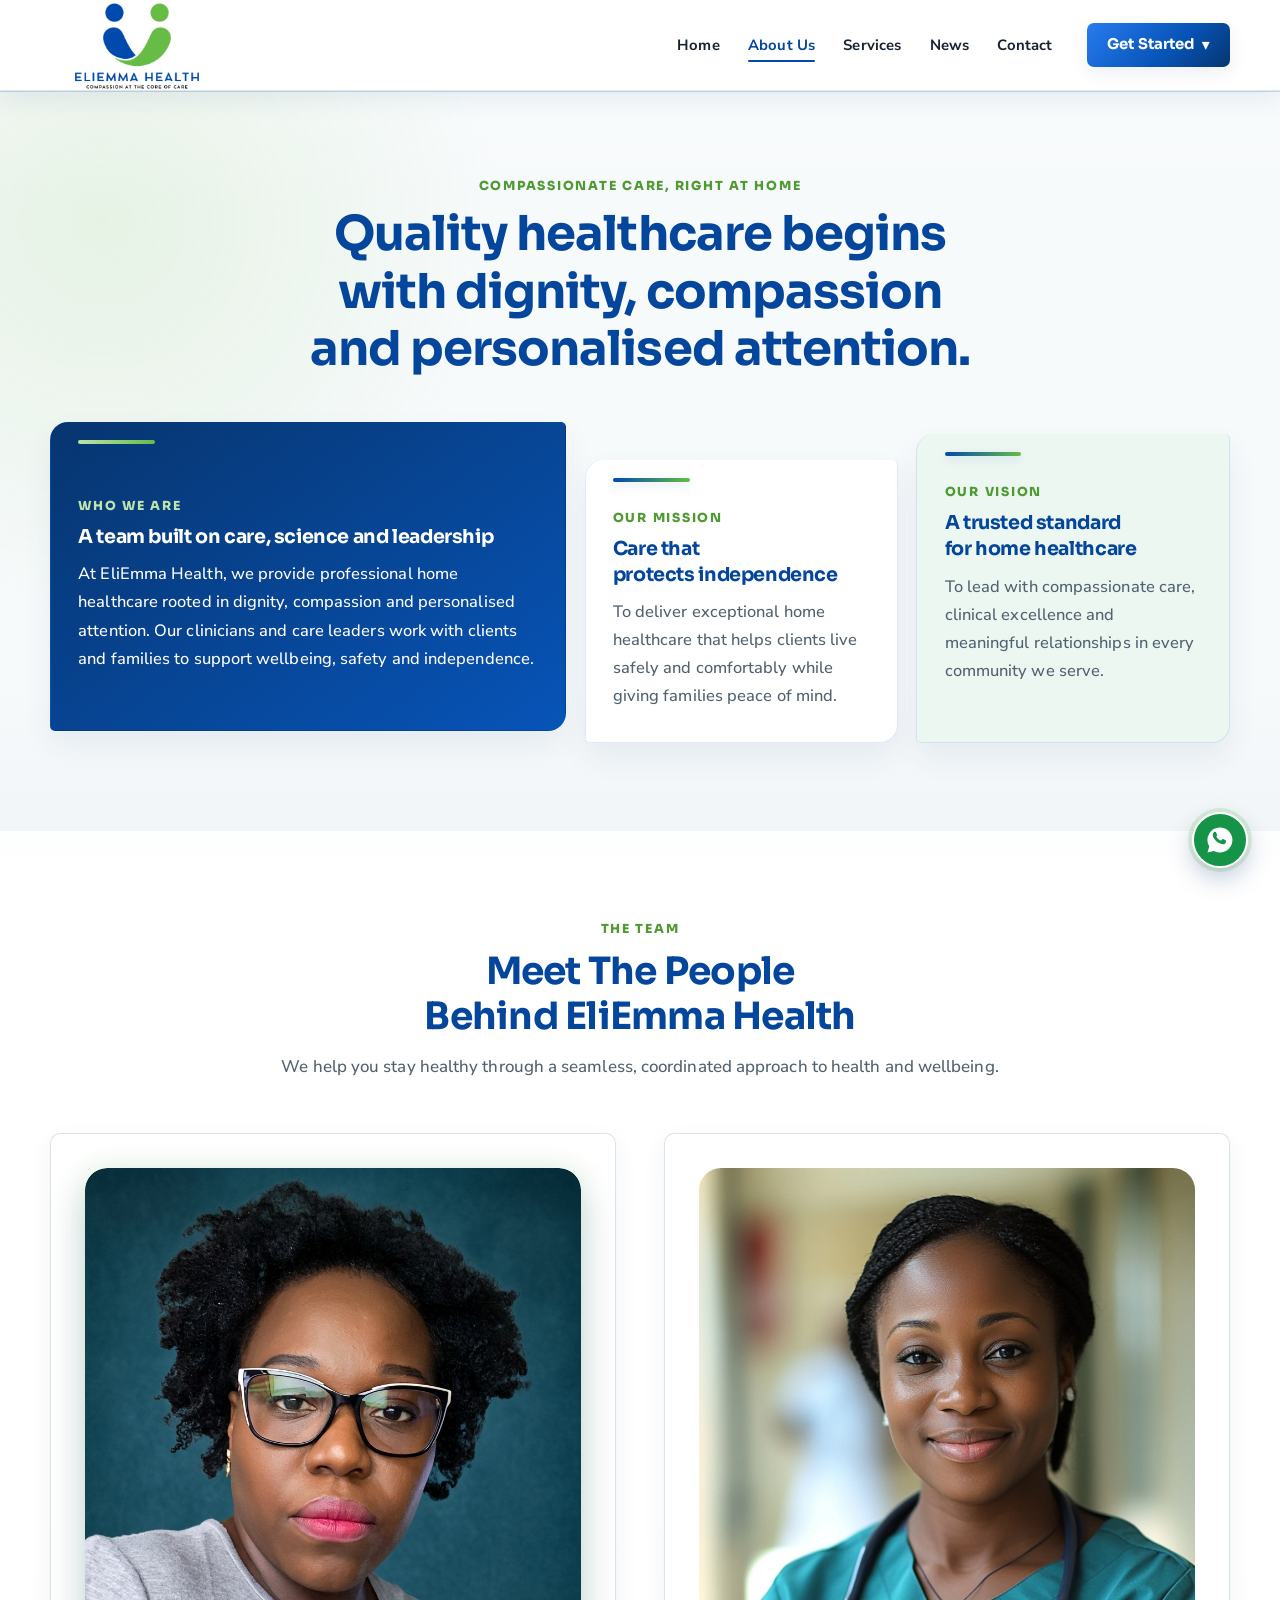
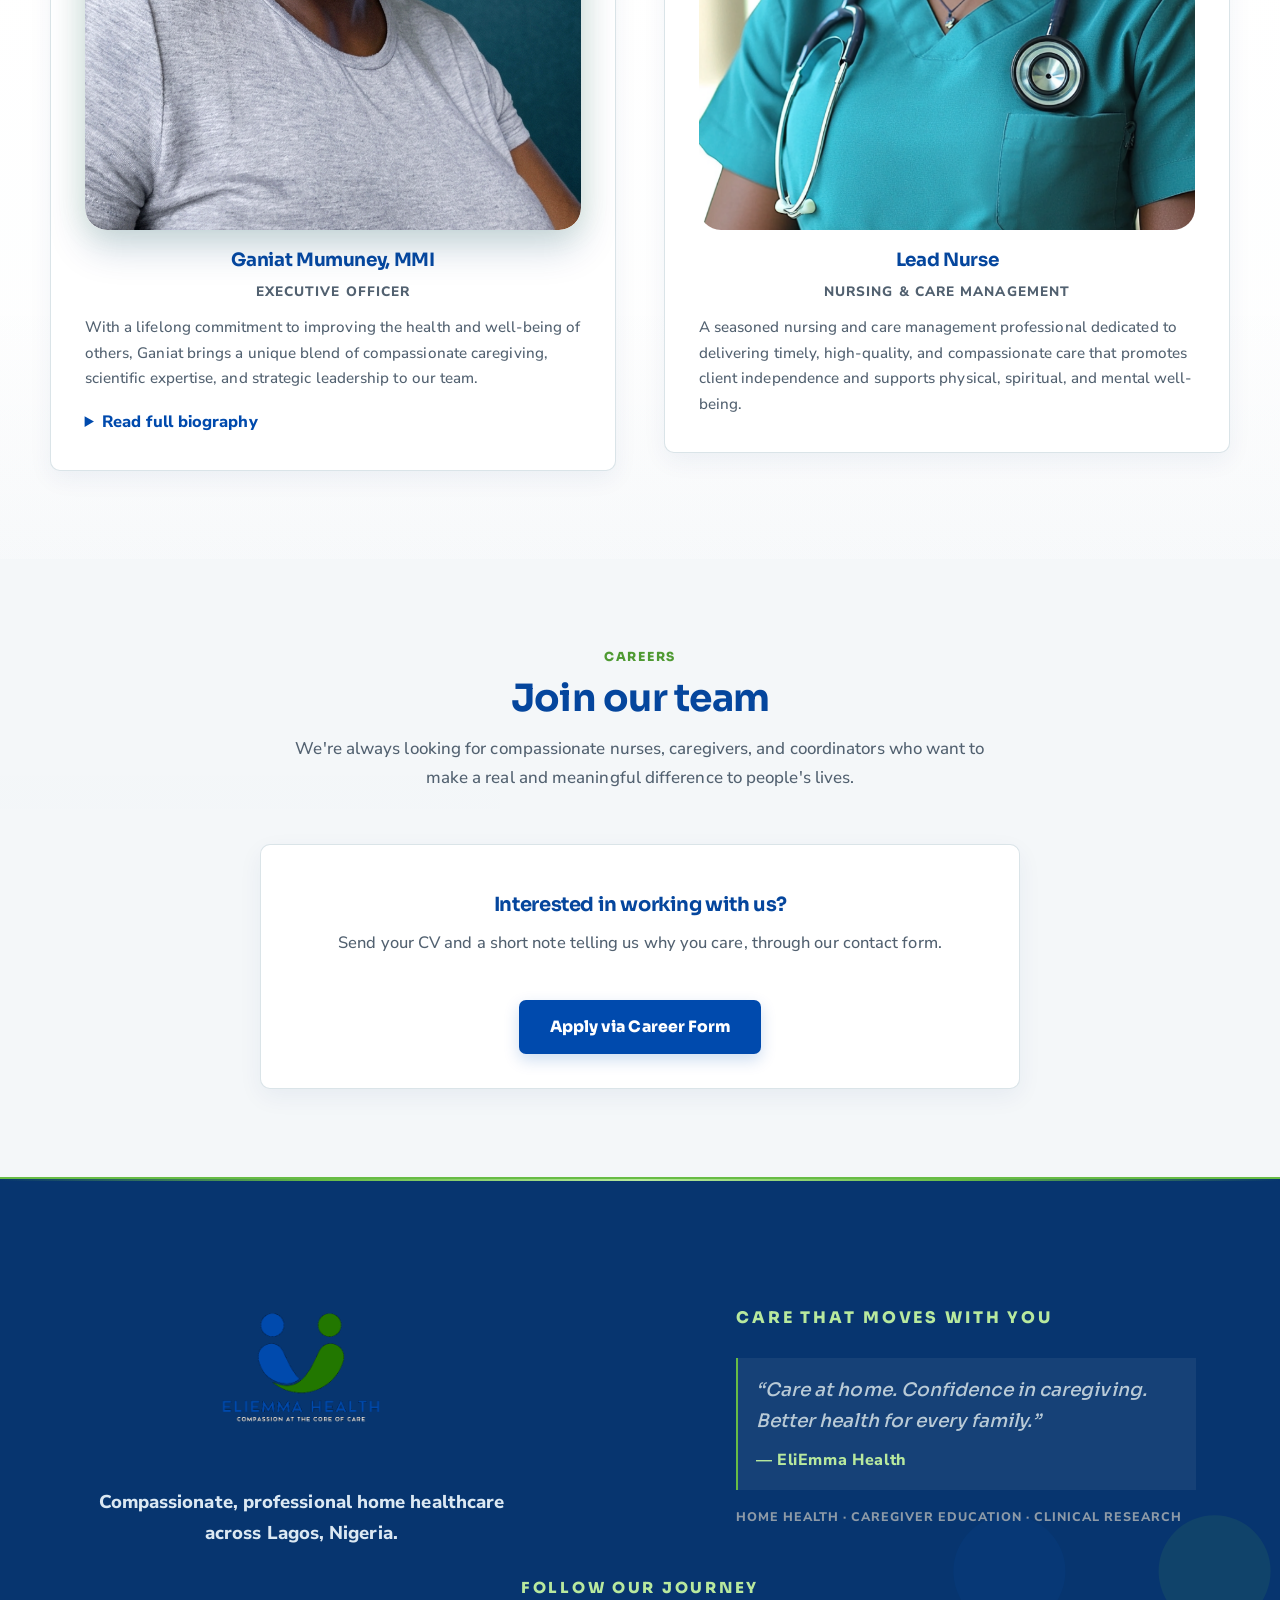
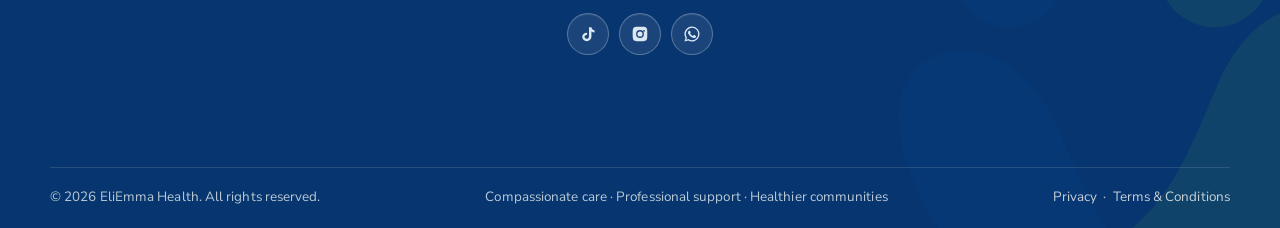
<file: pages/about.html>
<!DOCTYPE html>
<html lang="en">
<head>
<meta charset="UTF-8">
<meta name="viewport" content="width=device-width, initial-scale=1.0">
<title>About Us | EliEmma Health</title>
<meta name="description" content="Learn who EliEmma Health is, how we approach compassionate home healthcare, and our mission and vision for clients and families.">
<meta property="og:title" content="About Us | EliEmma Health">
<meta property="og:description" content="Learn who EliEmma Health is, how we approach compassionate home healthcare, and our mission and vision for clients and families.">
<meta property="og:type" content="website">
<meta property="og:image" content="../assets/images/og-image.jpg">
<link rel="icon" type="image/png" href="../assets/images/logo-transparent.png?v=3">
<link rel="apple-touch-icon" href="../assets/images/logo-transparent.png?v=3">
<meta name="theme-color" content="#07356f">
<link rel="preconnect" href="https://fonts.googleapis.com">
<link rel="preconnect" href="https://fonts.gstatic.com" crossorigin>
<link href="https://fonts.googleapis.com/css2?family=Sora:wght@400;600;700;800&family=Nunito+Sans:wght@400;600;700;800&display=swap" rel="stylesheet">
<link rel="stylesheet" href="../css/style.css">
</head>
<body>
<a class="skip-link" href="#main">Skip to main content</a>
<header class="site-header">
  <div class="container nav">
    <a href="../index.html" class="brand" aria-label="EliEmma Health — home"><img src="../assets/images/logo.png" alt="EliEmma Health logo" width="190" height="60"></a>
    <nav aria-label="Main navigation">
      <ul class="nav-links" id="primary-navigation">
        <li><a href="../index.html">Home</a></li>
        <li><a href="about.html" aria-current="page">About Us</a></li>
        <li><a href="services.html">Services</a></li>
        <li><a href="news.html">News</a></li>
        <li><a href="contact.html">Contact</a></li>
        <li class="nav-cta"><a href="contact.html" class="btn btn-primary btn-sm">Get Started</a></li>
      </ul>
    </nav>
    <button class="hamburger" type="button" aria-label="Open menu" aria-controls="primary-navigation" aria-expanded="false">☰</button>
  </div>
</header>
<main id="main">

<section class="section about-overview">
  <div class="container">
    <div class="about-overview-head reveal in">
      <span class="eyebrow">Compassionate Care, Right at Home</span>
      <h1>Quality healthcare begins with dignity, compassion and personalised attention.</h1>
    </div>
    <div class="about-block-grid">
      <article class="about-block reveal reveal-left">
        <span class="eyebrow">Who We Are</span>
      <h2>A team built on care, science and leadership</h2>
      <p>At EliEmma Health, we provide professional home healthcare rooted in dignity, compassion and personalised attention. Our clinicians and care leaders work with clients and families to support wellbeing, safety and independence.</p>
      </article>
      <article class="about-block reveal reveal-right">
        <span class="eyebrow">Our Mission</span>
        <h2>Care that protects independence</h2>
        <p>To deliver exceptional home healthcare that helps clients live safely and comfortably while giving families peace of mind.</p>
      </article>
      <article class="about-block reveal reveal-right">
        <span class="eyebrow">Our Vision</span>
        <h2>A trusted standard for home healthcare</h2>
        <p>To lead with compassionate care, clinical excellence and meaningful relationships in every community we serve.</p>
      </article>
    </div>
  </div>
</section>

<section class="section section-alt">
  <div class="container">
    <div class="section-head reveal">
      <span class="eyebrow">The Team</span>
      <h2>Meet The People Behind EliEmma Health</h2>
      <p>We help you stay healthy through a seamless, coordinated approach to health and wellbeing.</p>
    </div>
    <div class="grid-2" style="align-items:start">
      <article class="card team-card reveal">
        <div class="executive-image-frame">
          <img class="media-img executive-image" src="../assets/images/ceo-1.jpg.jpg" alt="Portrait of Ganiat Mumuney, Executive Officer" width="896" height="1195">
        </div>
        <h3>Ganiat Mumuney, MMI</h3>
        <p class="team-role">Executive Officer</p>
        <p style="font-size:.95rem;text-align:left">With a lifelong commitment to improving the health and well-being of others, Ganiat brings a unique blend of compassionate caregiving, scientific expertise, and strategic leadership to our team.</p>
        <details style="margin-top:1rem;text-align:left">
          <summary style="cursor:pointer;font-weight:800;color:var(--blue)">Read full biography</summary>
          <div style="margin-top:1rem;color:var(--muted);font-size:.93rem;display:flex;flex-direction:column;gap:.8rem">
            <p>Her career began on the front lines of patient care, supporting aging populations as a nursing assistant and providing personal care for hospice and quadriplegic patients. These early experiences shaped her deep understanding of the human side of healthcare and instilled a passion for enhancing quality of life for patients and families.</p>
            <p>Driven by a desire to better understand the factors that influence health outcomes, she transitioned into research, studying the effects of food and drug interactions and investigating the role of food chemistry in birth defects. This scientific foundation expanded her perspective on preventive health and the broader impact of healthcare innovation.</p>
            <p>Throughout her career, one principle has remained constant: a dedication to making life better for people and communities. This mission led her into pharmaceutical development and clinical research, where she supported the advancement of new therapies and contributed to clinical safety reviews, operational excellence, and strategic initiatives. Over time, she progressed into leadership roles, guiding teams and driving organizational strategy and operations.</p>
            <p>She holds a Master of Science in Medical Informatics from Northwestern University and a Bachelor of Science in Biology with a minor in Chemistry from the University of New Mexico. Her diverse experience across patient care, research, drug development, informatics, and healthcare leadership provides a well-rounded perspective that continues to shape meaningful improvements in healthcare delivery and patient outcomes.</p>
          </div>
        </details>
      </article>
      <article class="card team-card reveal">
        <img class="media-img" src="../assets/images/team-lead-nurse-care-management.png" alt="Black woman nurse and nursing care management professional" width="810" height="1062">
        <h3>Lead Nurse</h3>
        <p class="team-role">Nursing &amp; Care Management</p>
        <p style="font-size:.95rem;text-align:left">A seasoned nursing and care management professional dedicated to delivering timely, high-quality, and compassionate care that promotes client independence and supports physical, spiritual, and mental well-being.</p>
        <!-- <p style="margin-top:1rem;font-size:.85rem;color:var(--muted);font-style:italic">Name and full bio pending from client.</p> -->
      </article>
    </div>
  </div>
</section>

<section class="section careers-section">
  <div class="container" style="max-width:760px">
    <div class="section-head reveal">
      <span class="eyebrow">Careers</span>
      <h2>Join our team</h2>
      <p>We're always looking for compassionate nurses, caregivers, and coordinators who want to make a real and meaningful difference to people's lives.</p>
    </div>
    <div class="card reveal" style="text-align:center">
      <h3>Interested in working with us?</h3>
      <p style="margin:.8rem 0 1.4rem">Send your CV and a short note telling us why you care, through our contact form.</p>
      <a href="careers.html" class="btn btn-primary">Apply via Career Form</a>
    </div>
  </div>
</section>

</main>
<footer class="site-footer">
  <div class="container">
    <div class="footer-grid">
      <!-- Explore navigation temporarily commented out.
      <div class="footer-nav-col">
        <span class="footer-label">Explore EliEmma</span>
        <ul class="f-menu">
          <li><a href="../index.html">Home</a></li>
          <li><a href="about.html">About Us</a></li>
          <li><a href="services.html">Services</a></li>
          <li><a href="news.html">News</a></li>
          <li><a href="contact.html">Contact</a></li>
        </ul>
      </div>
      -->
      <div class="footer-mid">
        <img src="../assets/images/logo-transparent.png" alt="EliEmma Health logo" width="180" height="57">
        <p>Compassionate, professional home healthcare across Lagos, Nigeria.</p>
        <span class="footer-label">Follow our journey</span>
        <div class="socials">
          <a href="https://www.tiktok.com/@eliemmahealth" aria-label="TikTok" rel="noopener"><svg viewBox="0 0 24 24"><path d="M16.6 3c.4 2.2 1.8 3.7 4.1 3.9v3c-1.6 0-3-.5-4.1-1.3v6.4c0 3.9-2.7 6.5-6.3 6.5-3.4 0-6-2.4-6-5.7 0-3.4 2.9-5.9 6.5-5.6v3.1c-1.8-.4-3.4.7-3.4 2.5 0 1.5 1.2 2.6 2.8 2.6 1.8 0 3.1-1.3 3.1-3.5V3h3.3z"/></svg></a>
          <a href="https://www.instagram.com/eliemmahealth/" aria-label="Instagram" rel="noopener"><svg viewBox="0 0 24 24"><path d="M12 2.2c3.2 0 3.6 0 4.8.1 3.3.1 4.7 1.6 4.8 4.8.1 1.3.1 1.6.1 4.8s0 3.6-.1 4.8c-.1 3.2-1.5 4.7-4.8 4.8-1.3.1-1.6.1-4.8.1s-3.6 0-4.8-.1c-3.3-.1-4.7-1.6-4.8-4.8C2.2 15.6 2.2 15.2 2.2 12s0-3.6.1-4.8C2.5 4 4 2.5 7.2 2.4 8.4 2.3 8.8 2.2 12 2.2zm0 4.6a5.2 5.2 0 100 10.4 5.2 5.2 0 000-10.4zm0 8.6a3.4 3.4 0 110-6.8 3.4 3.4 0 010 6.8zm5.4-8.9a1.2 1.2 0 100 2.4 1.2 1.2 0 000-2.4z"/></svg></a>
          <a href="#" aria-label="Facebook (link pending)"><svg viewBox="0 0 24 24"><path d="M13.5 21v-7.8h2.6l.4-3h-3V8.3c0-.9.3-1.5 1.6-1.5h1.5V4.1c-.3 0-1.2-.1-2.3-.1-2.3 0-3.9 1.4-3.9 4v2.2H7.8v3h2.6V21h3.1z"/></svg></a>
          <a href="#" aria-label="Twitter / X (link pending)"><svg viewBox="0 0 24 24"><path d="M17.5 3h3.1l-6.8 7.8L21.8 21h-6.3l-4.9-6.4L5 21H1.9l7.3-8.3L2.2 3h6.4l4.4 5.9L17.5 3zm-1.1 16.1h1.7L7.7 4.7H5.9l10.5 14.4z"/></svg></a>
          <a href="https://wa.me/2349133972821" aria-label="Chat with us on WhatsApp" rel="noopener"><svg viewBox="0 0 24 24"><path d="M12 2a10 10 0 00-8.6 15.1L2 22l5-1.3A10 10 0 1012 2zm0 18.2c-1.5 0-3-.4-4.2-1.2l-.3-.2-3 .8.8-2.9-.2-.3A8.2 8.2 0 1112 20.2zm4.6-6.1c-.3-.1-1.5-.7-1.7-.8-.2-.1-.4-.1-.6.1-.2.3-.7.8-.8 1-.1.2-.3.2-.5.1a6.7 6.7 0 01-3.3-2.9c-.3-.4 0-.5.1-.7l.4-.5c.1-.2.1-.3 0-.5-.1-.1-.6-1.4-.8-1.9-.2-.5-.4-.4-.6-.4h-.5c-.2 0-.5.1-.7.3-.2.3-.9.9-.9 2.2s.9 2.5 1.1 2.7c.1.2 1.8 2.8 4.5 3.9 2.6 1 2.6.7 3.1.7.5-.1 1.5-.6 1.7-1.2.2-.6.2-1.1.2-1.2-.1-.1-.3-.2-.6-.3z"/></svg></a>
        </div>
      </div>
      <div class="footer-right">
        <span class="footer-label">Care that moves with you</span>
        <blockquote class="footer-quote"><p>“Care at home. Confidence in caregiving. Better health for every family.”</p><cite>— EliEmma Health</cite></blockquote>
        <p class="footer-services">Home health · caregiver education · clinical research</p>
      </div>
    </div>
    <div class="footer-bottom">
      <span class="footer-copyright">&copy; <span data-year></span> EliEmma Health. All rights reserved.</span>
      <span>Compassionate care · Professional support · Healthier communities</span>
      <span><a href="privacy.html">Privacy</a> &nbsp;·&nbsp; <a href="terms.html">Terms &amp; Conditions</a></span>
    </div>
  </div>
</footer>
<a class="wa-float" href="https://wa.me/2349133972821" aria-label="Chat with EliEmma Health on WhatsApp" rel="noopener"><svg viewBox="0 0 24 24"><path d="M12 2a10 10 0 00-8.6 15.1L2 22l5-1.3A10 10 0 1012 2zm4.6 12.1c-.2.6-1.2 1.1-1.7 1.2-.5 0-.5.3-3.1-.7-2.7-1.1-4.4-3.7-4.5-3.9-.2-.2-1.1-1.4-1.1-2.7s.7-1.9.9-2.2c.2-.2.5-.3.7-.3h.5c.2 0 .4-.1.6.4.2.5.7 1.8.8 1.9.1.2.1.3 0 .5l-.4.5c-.1.2-.4.3-.1.7a6.7 6.7 0 003.3 2.9c.2.1.4.1.5-.1.1-.2.6-.7.8-1 .2-.2.4-.2.6-.1.2.1 1.4.7 1.7.8.3.1.5.2.6.3.1.1.1.6-.1 1.2z"/></svg></a>
<script src="../js/main.js"></script>
</body>
</html>
</file>
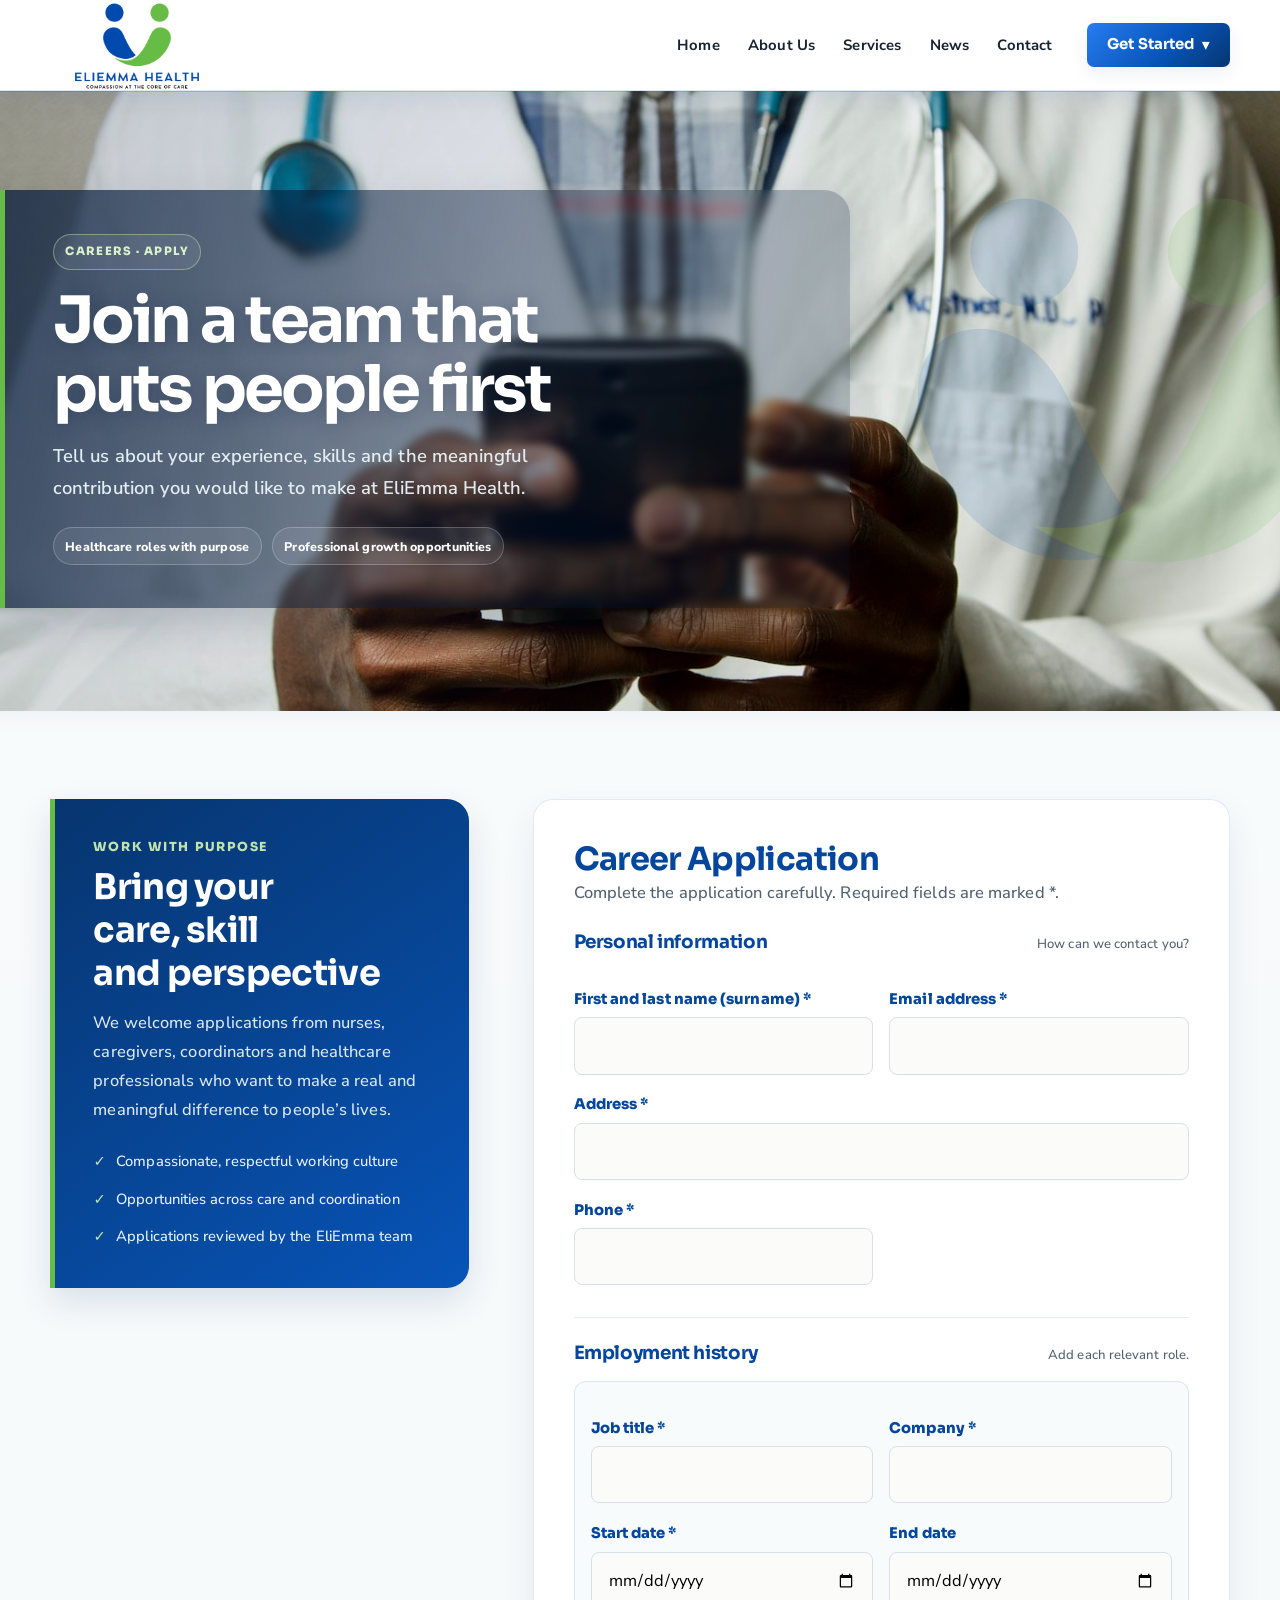
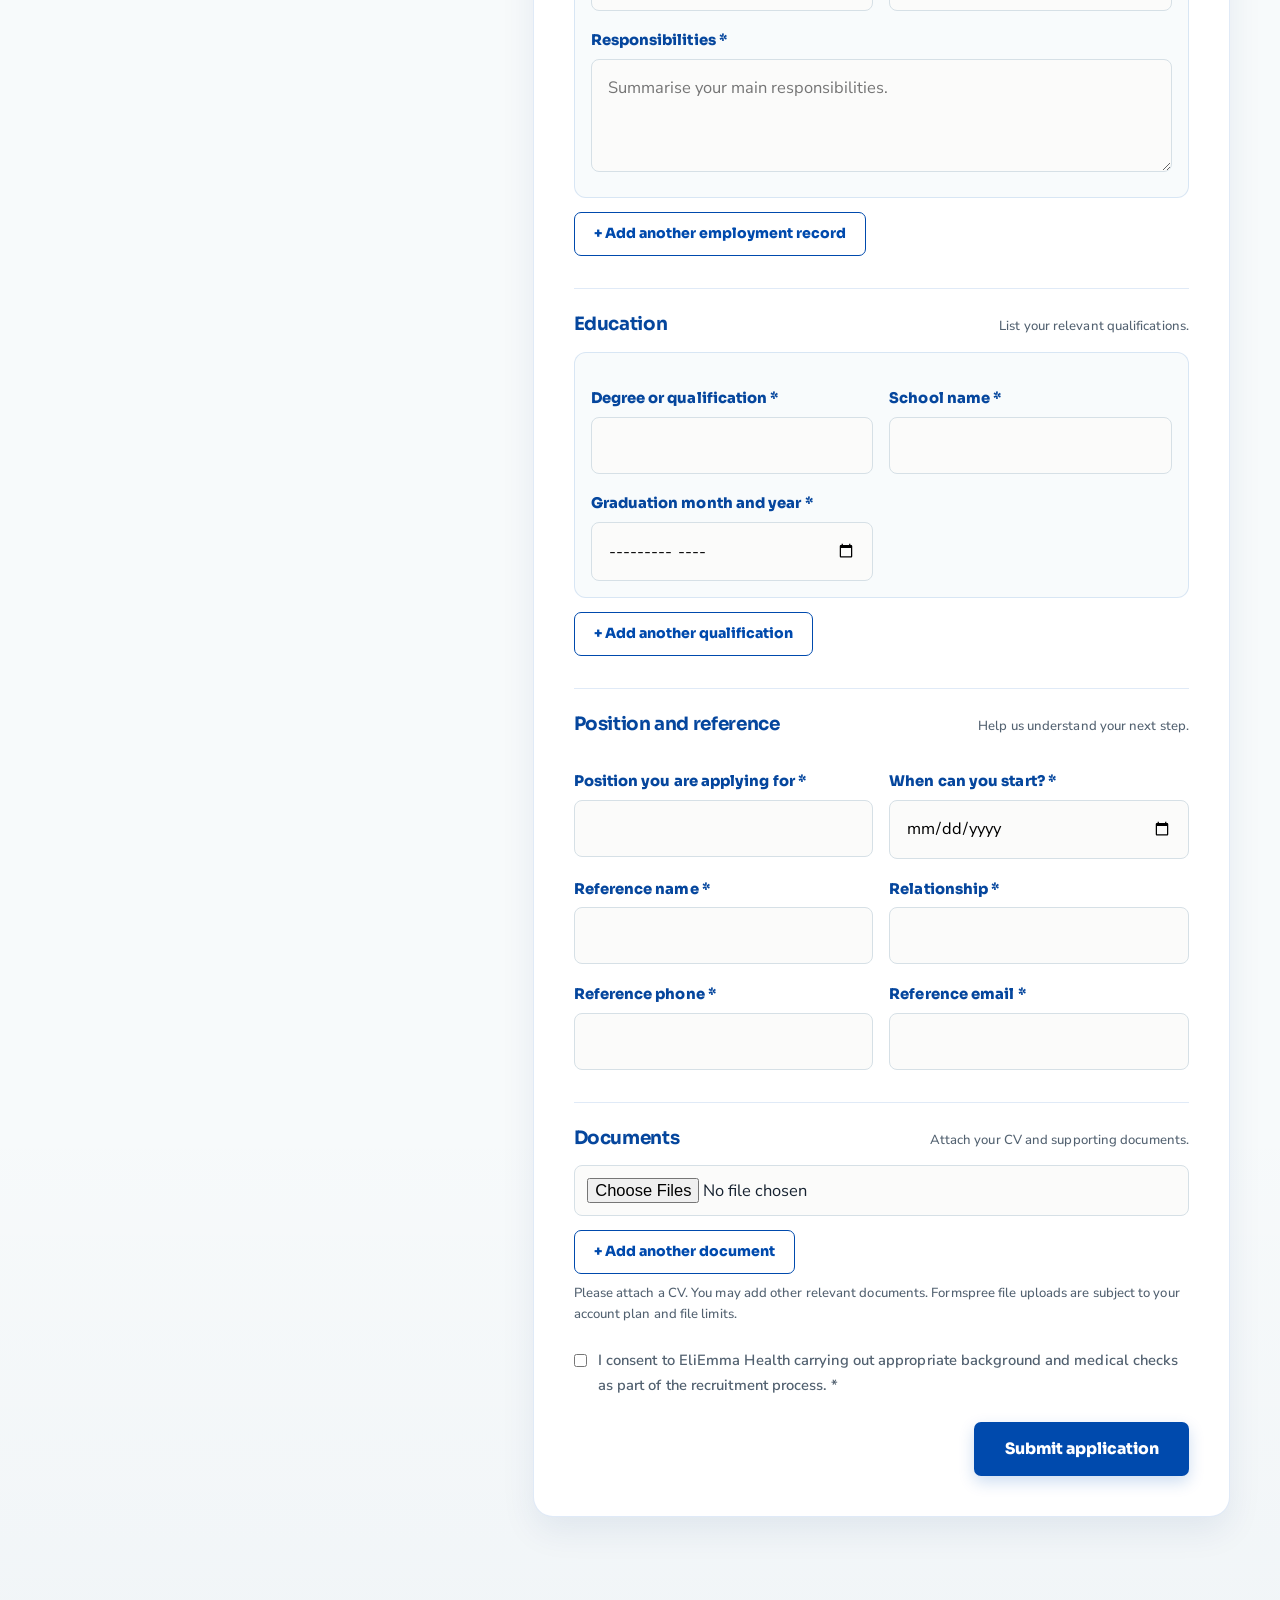
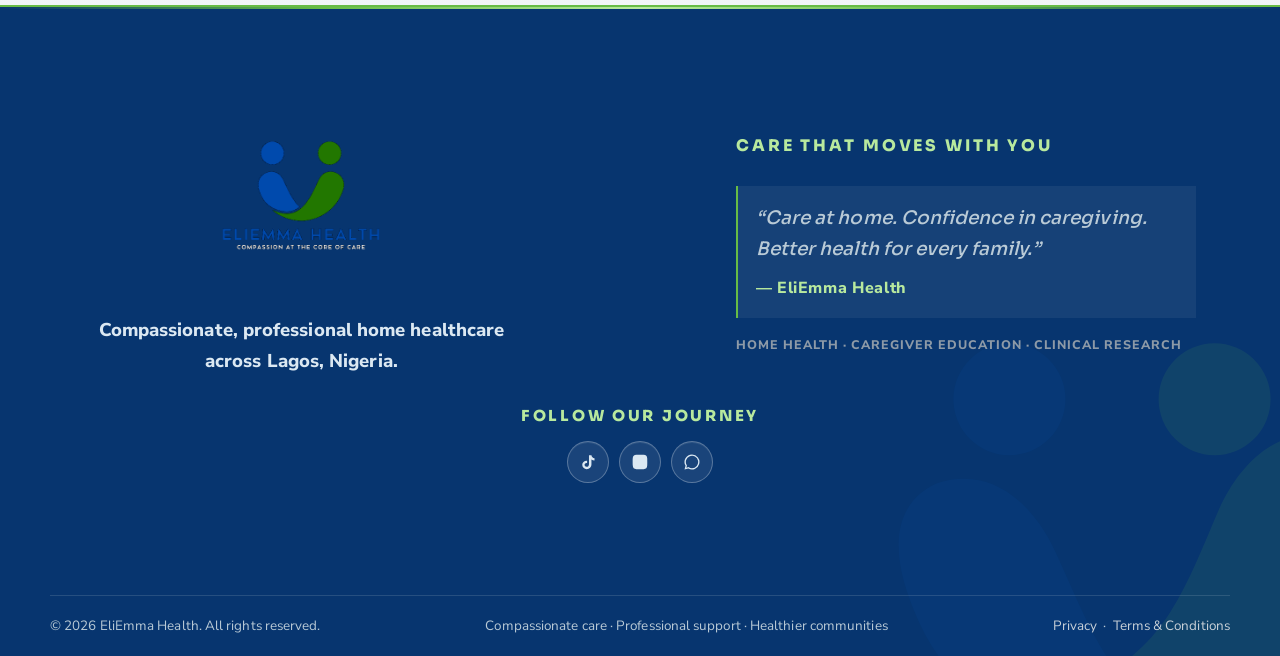
<file: pages/careers.html>
<!DOCTYPE html>
<html lang="en">
<head>
<meta charset="UTF-8">
<meta name="viewport" content="width=device-width, initial-scale=1.0">
<title>Careers | EliEmma Health</title>
<meta name="description" content="Apply to join the EliEmma Health team of compassionate healthcare professionals and coordinators.">
<link rel="icon" type="image/png" href="../assets/images/logo-transparent.png?v=3">
<meta name="theme-color" content="#07356f">
<link rel="preconnect" href="https://fonts.googleapis.com">
<link rel="preconnect" href="https://fonts.gstatic.com" crossorigin>
<link href="https://fonts.googleapis.com/css2?family=Sora:wght@400;600;700;800&family=Nunito+Sans:wght@400;600;700;800&display=swap" rel="stylesheet">
<link rel="stylesheet" href="../css/style.css">
</head>
<body>
<a class="skip-link" href="#main">Skip to main content</a>
<header class="site-header">
  <div class="container nav">
    <a href="../index.html" class="brand" aria-label="EliEmma Health — home"><img src="../assets/images/logo.png" alt="EliEmma Health logo" width="190" height="60"></a>
    <nav aria-label="Main navigation">
      <ul class="nav-links" id="primary-navigation">
        <li><a href="../index.html">Home</a></li>
        <li><a href="about.html">About Us</a></li>
        <li><a href="services.html">Services</a></li>
        <li><a href="news.html">News</a></li>
        <li><a href="contact.html">Contact</a></li>
        <li class="nav-cta"><a href="contact.html" class="btn btn-primary btn-sm">Get Started</a></li>
      </ul>
    </nav>
    <button class="hamburger" type="button" aria-label="Open menu" aria-controls="primary-navigation" aria-expanded="false">☰</button>
  </div>
</header>

<main id="main" class="application-page">
  <section class="page-hero application-hero application-career-hero">
    <div class="container reveal in">
      <span class="eyebrow page-hero-eyebrow">Careers · Apply</span>
      <h1>Join a team that puts people first</h1>
      <p>Tell us about your experience, skills and the meaningful contribution you would like to make at EliEmma Health.</p>
      <div class="application-hero-points" aria-label="Career application benefits"><span>Healthcare roles with purpose</span><span>Professional growth opportunities</span></div>
    </div>
  </section>

  <section class="section">
    <div class="container application-layout">
      <aside class="application-intro reveal reveal-left">
        <span class="eyebrow" style="color:#bfe3a8">Work with purpose</span>
        <h2>Bring your care, skill and perspective</h2>
        <p>We welcome applications from nurses, caregivers, coordinators and healthcare professionals who want to make a real and meaningful difference to people’s lives.</p>
        <ul>
          <li>Compassionate, respectful working culture</li>
          <li>Opportunities across care and coordination</li>
          <li>Applications reviewed by the EliEmma team</li>
        </ul>
      </aside>

      <div class="application-form-card reveal reveal-right">
        <h2>Career Application</h2>
        <p>Complete the application carefully. Required fields are marked *.</p>
        <form id="careerForm" class="application-form" data-formspree-form action="https://formspree.io/f/mppqagbw" method="POST" enctype="multipart/form-data" novalidate data-subject="New Career application — EliEmma Health" data-autoresponse="Thank you for applying to EliEmma Health. We have received your application and will review the information provided. Our team will contact you if your experience matches a current or future opportunity." data-success="Your career application has been submitted successfully. EliEmma Health will review the information you provided and contact you with the next steps if your experience matches an opportunity.">
          <section class="application-section">
            <div class="application-section-title"><h3>Personal information</h3><p>How can we contact you?</p></div>
            <div class="field-grid">
              <div class="field"><label for="career-name">First and last name (surname) *</label><input id="career-name" name="name" autocomplete="name" required><p class="field-error">Please enter your full name.</p></div>
              <div class="field"><label for="career-email">Email address *</label><input id="career-email" name="email" type="email" autocomplete="email" required><p class="field-error">Please enter a valid email address.</p></div>
              <div class="field full"><label for="career-address">Address *</label><input id="career-address" name="address" autocomplete="street-address" required><p class="field-error">Please enter your address.</p></div>
              <div class="field"><label for="career-phone">Phone *</label><input id="career-phone" name="phone" type="tel" autocomplete="tel" required><p class="field-error">Please enter a phone number.</p></div>
            </div>
          </section>

          <section class="application-section">
            <div class="application-section-title"><h3>Employment history</h3><p>Add each relevant role.</p></div>
            <div id="employment-list" class="repeatable-list">
              <div class="repeatable-item">
                <button type="button" class="remove-repeatable" hidden aria-label="Remove employment record">×</button>
                <div class="field-grid">
                  <div class="field"><label>Job title *</label><input name="employment_title[]" required><p class="field-error">Please enter a job title.</p></div>
                  <div class="field"><label>Company *</label><input name="employment_company[]" required><p class="field-error">Please enter the company name.</p></div>
                  <div class="field"><label>Start date *</label><input name="employment_start[]" type="date" required><p class="field-error">Please enter a start date.</p></div>
                  <div class="field"><label>End date</label><input name="employment_end[]" type="date"></div>
                  <div class="field full"><label>Responsibilities *</label><textarea name="employment_responsibility[]" rows="3" required placeholder="Summarise your main responsibilities."></textarea><p class="field-error">Please describe your responsibilities.</p></div>
                </div>
              </div>
            </div>
            <button type="button" class="btn btn-outline btn-sm add-repeatable" data-add-repeatable="employment-list">+ Add another employment record</button>
          </section>

          <section class="application-section">
            <div class="application-section-title"><h3>Education</h3><p>List your relevant qualifications.</p></div>
            <div id="education-list" class="repeatable-list">
              <div class="repeatable-item">
                <button type="button" class="remove-repeatable" hidden aria-label="Remove education record">×</button>
                <div class="field-grid">
                  <div class="field"><label>Degree or qualification *</label><input name="education_degree[]" required><p class="field-error">Please enter a qualification.</p></div>
                  <div class="field"><label>School name *</label><input name="education_school[]" required><p class="field-error">Please enter the school name.</p></div>
                  <div class="field"><label>Graduation month and year *</label><input name="education_graduation[]" type="month" required><p class="field-error">Please enter the graduation date.</p></div>
                </div>
              </div>
            </div>
            <button type="button" class="btn btn-outline btn-sm add-repeatable" data-add-repeatable="education-list">+ Add another qualification</button>
          </section>

          <section class="application-section">
            <div class="application-section-title"><h3>Position and reference</h3><p>Help us understand your next step.</p></div>
            <div class="field-grid">
              <div class="field"><label for="position-title">Position you are applying for *</label><input id="position-title" name="position_applying_for" required><p class="field-error">Please enter the position.</p></div>
              <div class="field"><label for="available-start">When can you start? *</label><input id="available-start" name="available_start_date" type="date" required><p class="field-error">Please enter your availability date.</p></div>
              <div class="field"><label for="reference-name">Reference name *</label><input id="reference-name" name="reference_name" required><p class="field-error">Please enter a reference name.</p></div>
              <div class="field"><label for="reference-relation">Relationship *</label><input id="reference-relation" name="reference_relationship" required><p class="field-error">Please describe the relationship.</p></div>
              <div class="field"><label for="reference-phone">Reference phone *</label><input id="reference-phone" name="reference_phone" type="tel" required><p class="field-error">Please enter a reference phone number.</p></div>
              <div class="field"><label for="reference-email">Reference email *</label><input id="reference-email" name="reference_email" type="email" required><p class="field-error">Please enter a valid reference email.</p></div>
            </div>
          </section>

          <section class="application-section">
            <div class="application-section-title"><h3>Documents</h3><p>Attach your CV and supporting documents.</p></div>
            <div id="documents-list" class="upload-list">
              <div class="upload-row"><label class="sr-only" for="cv-upload">CV</label><input id="cv-upload" name="attachments" type="file" accept=".pdf,.doc,.docx" multiple required><button type="button" class="remove-file" hidden aria-label="Remove document">×</button></div>
            </div>
            <button type="button" class="btn btn-outline btn-sm add-repeatable" data-add-file="documents-list">+ Add another document</button>
            <p class="application-note">Please attach a CV. You may add other relevant documents. Formspree file uploads are subject to your account plan and file limits.</p>
          </section>

          <div class="field consent"><input id="career-consent" name="background_medical_consent" value="yes" type="checkbox" required><label for="career-consent">I consent to EliEmma Health carrying out appropriate background and medical checks as part of the recruitment process. *</label></div>
          <p class="field-error" style="margin-top:.3rem">Please provide consent before submitting.</p>
          <div class="application-submit"><button type="submit" class="btn btn-primary">Submit application</button></div>
          <p class="form-status" role="status" aria-live="polite"></p>
        </form>
      </div>
    </div>
  </section>
</main>

<footer class="site-footer">
  <div class="container">
    <div class="footer-grid">
      <div class="footer-mid">
        <img src="../assets/images/logo-transparent.png" alt="EliEmma Health logo" width="180" height="57">
        <p>Compassionate, professional home healthcare across Lagos, Nigeria.</p>
        <span class="footer-label">Follow our journey</span>
        <div class="socials">
          <a href="https://www.tiktok.com/@eliemmahealth" aria-label="TikTok" rel="noopener"><svg viewBox="0 0 24 24"><path d="M16.6 3c.4 2.2 1.8 3.7 4.1 3.9v3c-1.6 0-3-.5-4.1-1.3v6.4c0 3.9-2.7 6.5-6.3 6.5-3.4 0-6-2.4-6-5.7 0-3.4 2.9-5.9 6.5-5.6v3.1c-1.8-.4-3.4.7-3.4 2.5 0 1.5 1.2 2.6 2.8 2.6 1.8 0 3.1-1.3 3.1-3.5V3h3.3z"/></svg></a>
          <a href="https://www.instagram.com/eliemmahealth/" aria-label="Instagram" rel="noopener"><svg viewBox="0 0 24 24"><path d="M12 2.2c3.2 0 3.6 0 4.8.1 3.3.1 4.7 1.6 4.8 4.8.1 1.3.1 1.6.1 4.8s0 3.6-.1 4.8c-.1 3.2-1.5 4.7-4.8 4.8-1.3.1-1.6.1-4.8.1s-3.6 0-4.8-.1c-3.3-.1-4.7-1.6-4.8-4.8C2.2 15.6 2.2 15.2 2.2 12s0-3.6.1-4.8C2.5 4 4 2.5 7.2 2.4 8.4 2.3 8.8 2.2 12 2.2z"/></svg></a>
          <a href="https://wa.me/2349133972821" aria-label="Chat with us on WhatsApp" rel="noopener"><svg viewBox="0 0 24 24"><path d="M12 2a10 10 0 00-8.6 15.1L2 22l5-1.3A10 10 0 1012 2zm0 18.2c-1.5 0-3-.4-4.2-1.2l-.3-.2-3 .8.8-2.9-.2-.3A8.2 8.2 0 1112 20.2z"/></svg></a>
        </div>
      </div>
      <div class="footer-right"><span class="footer-label">Care that moves with you</span><blockquote class="footer-quote"><p>“Care at home. Confidence in caregiving. Better health for every family.”</p><cite>— EliEmma Health</cite></blockquote><p class="footer-services">Home health · caregiver education · clinical research</p></div>
    </div>
    <div class="footer-bottom"><span class="footer-copyright">&copy; <span data-year></span> EliEmma Health. All rights reserved.</span><span>Compassionate care · Professional support · Healthier communities</span><span><a href="privacy.html">Privacy</a> &nbsp;·&nbsp; <a href="terms.html">Terms &amp; Conditions</a></span></div>
  </div>
</footer>
<script src="../js/main.js"></script>
</body>
</html>
</file>
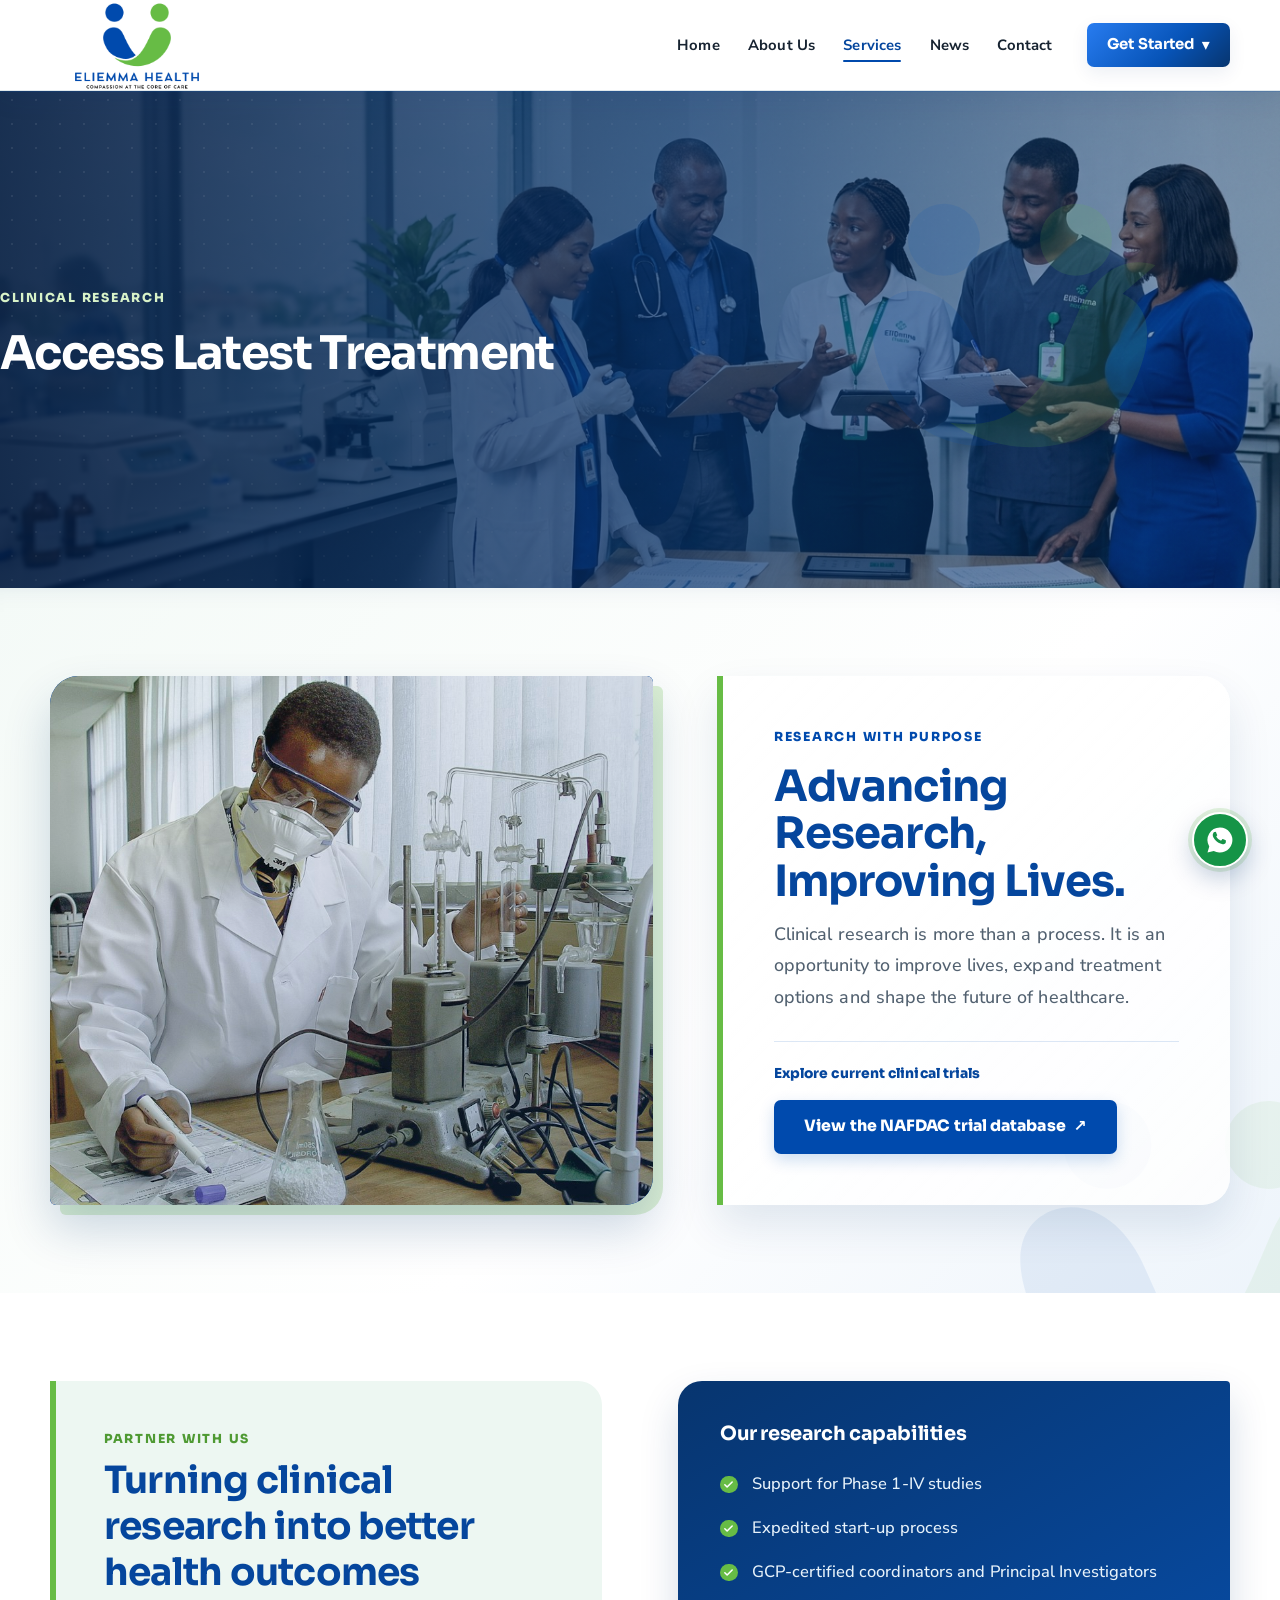
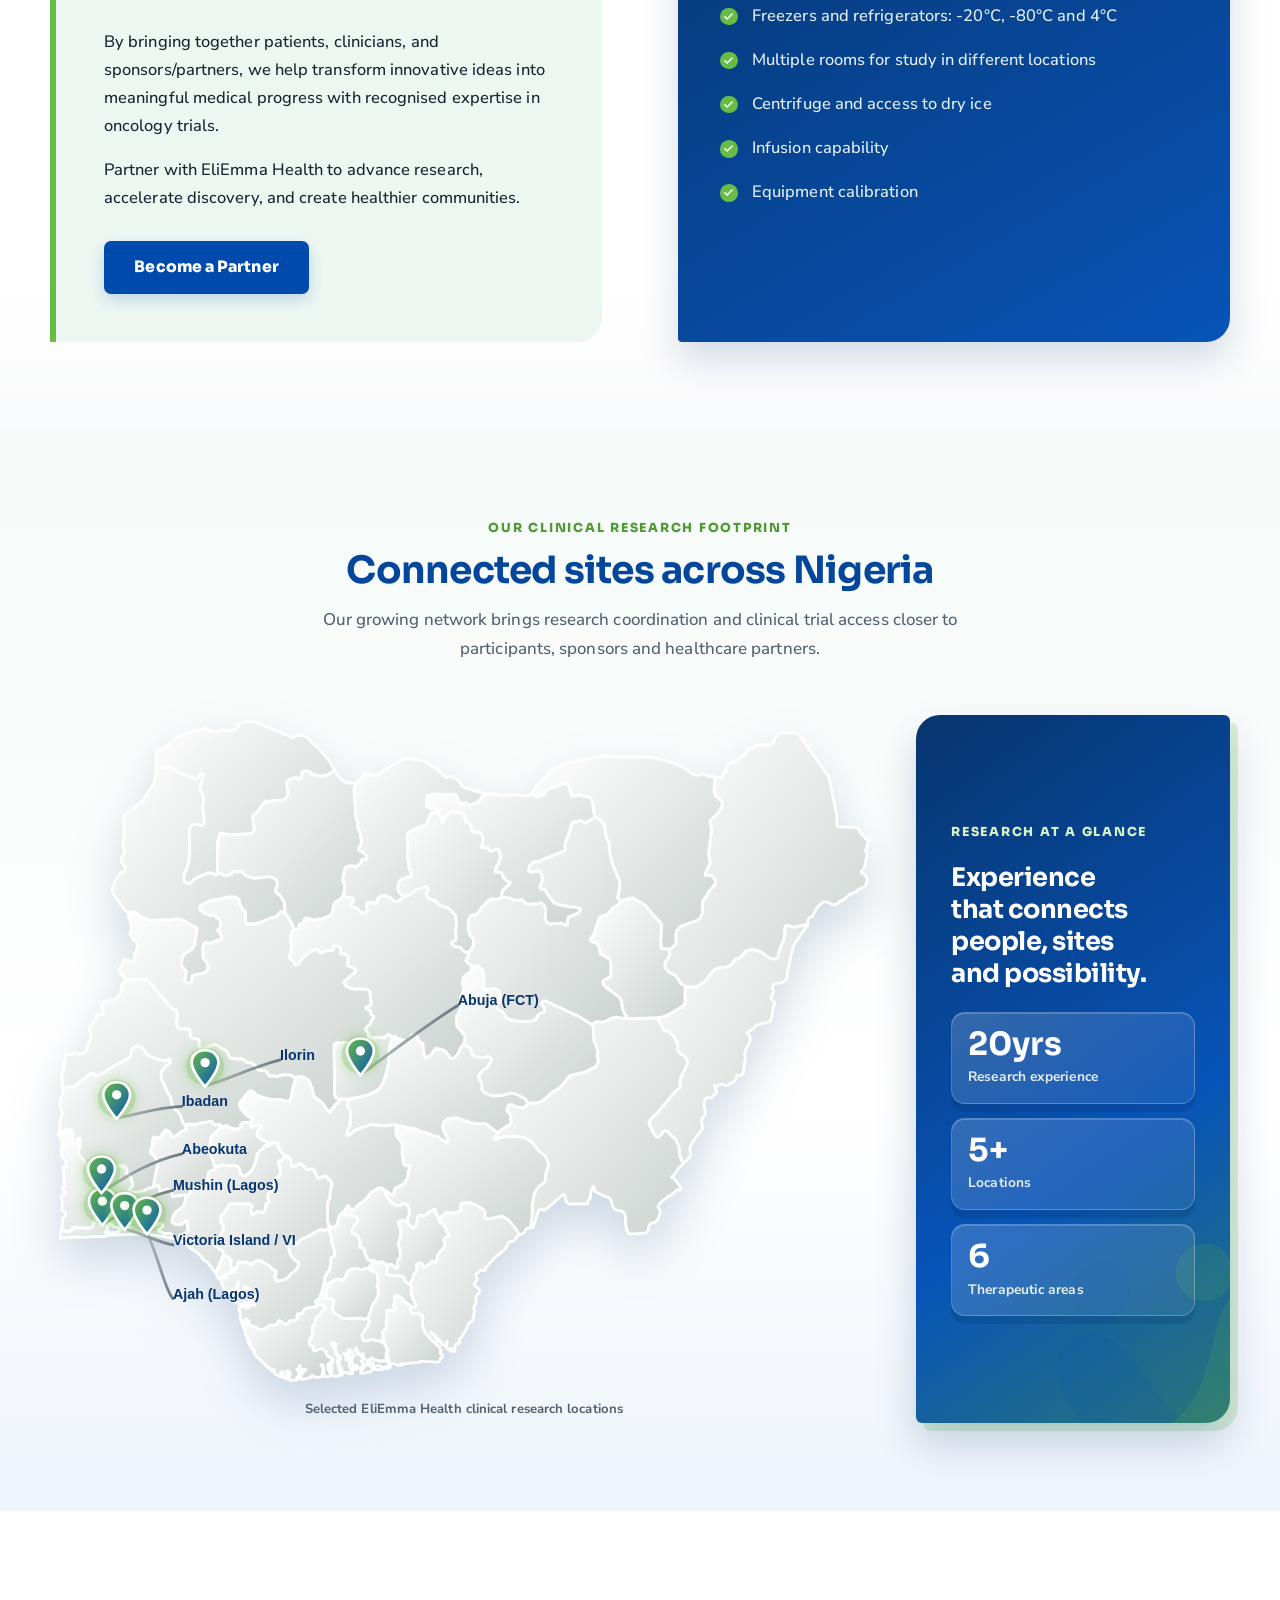
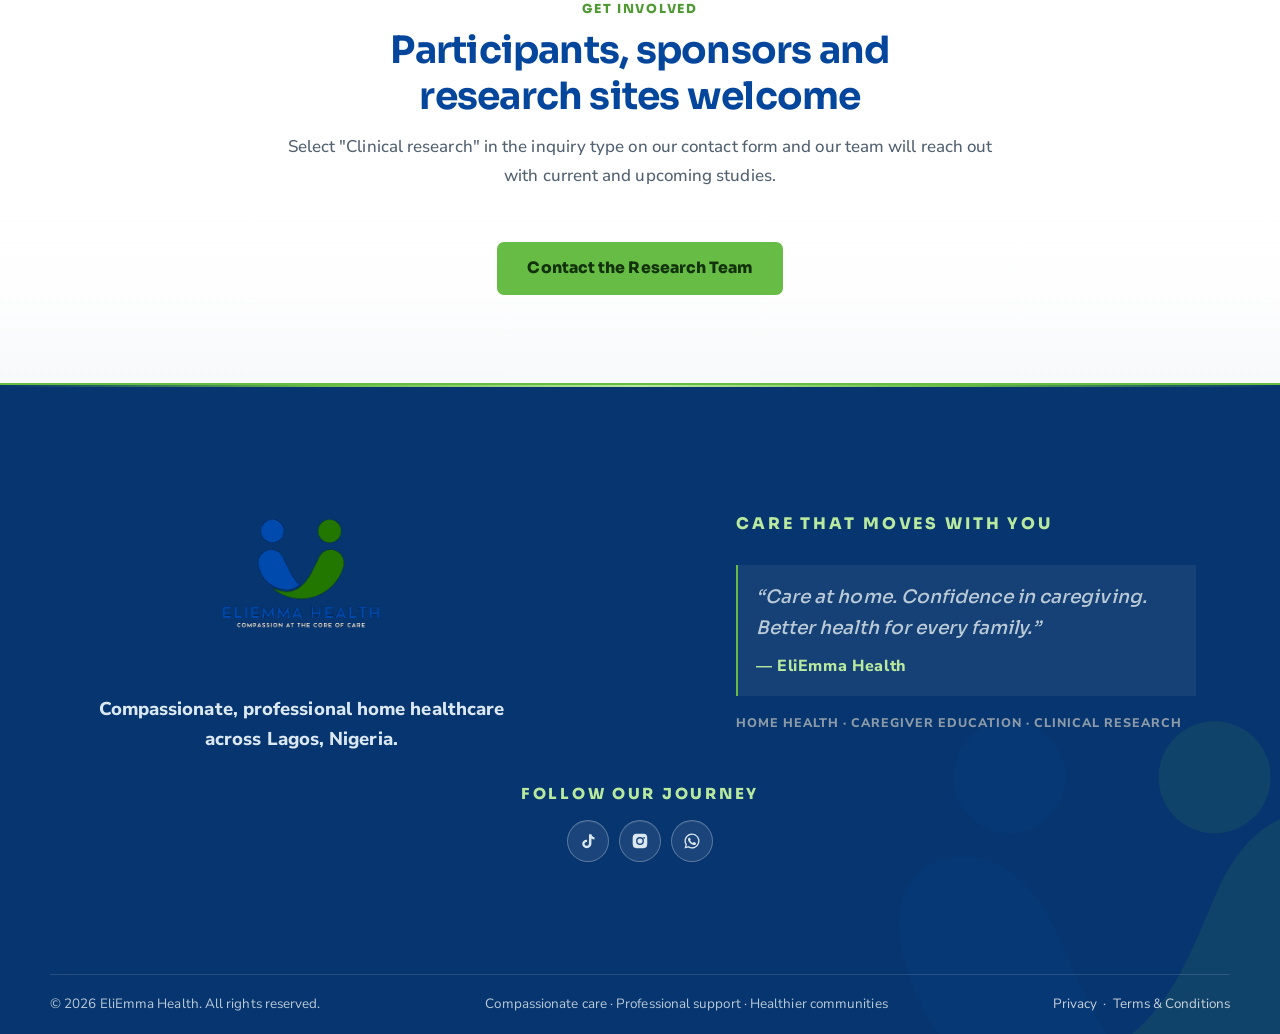
<file: pages/clinical-research.html>
<!DOCTYPE html>
<html lang="en">
<head>
<meta charset="UTF-8">
<meta name="viewport" content="width=device-width, initial-scale=1.0">
<title>Clinical Research | EliEmma Health</title>
<meta name="description" content="EliEmma Health Clinical Research — GCP-certified capabilities, 500+ trials, oncology expertise, partnerships.">
<meta property="og:title" content="Clinical Research | EliEmma Health">
<meta property="og:description" content="EliEmma Health Clinical Research — GCP-certified capabilities, 500+ trials, oncology expertise, partnerships.">
<meta property="og:type" content="website">
<meta property="og:image" content="../assets/images/og-image.jpg">
<link rel="icon" type="image/png" href="../assets/images/logo-transparent.png?v=3">
<link rel="apple-touch-icon" href="../assets/images/logo-transparent.png?v=3">
<meta name="theme-color" content="#07356f">
<link rel="preconnect" href="https://fonts.googleapis.com">
<link rel="preconnect" href="https://fonts.gstatic.com" crossorigin>
<link href="https://fonts.googleapis.com/css2?family=Sora:wght@400;600;700;800&family=Nunito+Sans:wght@400;600;700;800&display=swap" rel="stylesheet">
<link rel="stylesheet" href="../css/style.css">
</head>
<body>
<a class="skip-link" href="#main">Skip to main content</a>
<header class="site-header">
  <div class="container nav">
    <a href="../index.html" class="brand" aria-label="EliEmma Health — home"><img src="../assets/images/logo.png" alt="EliEmma Health logo" width="190" height="60"></a>
    <nav aria-label="Main navigation">
      <ul class="nav-links" id="primary-navigation">
        <li><a href="../index.html">Home</a></li>
        <li><a href="about.html">About Us</a></li>
        <li><a href="services.html" aria-current="page">Services</a></li>
        <li><a href="news.html">News</a></li>
        <li><a href="contact.html">Contact</a></li>
        <li class="nav-cta"><a href="contact.html" class="btn btn-primary btn-sm">Get Started</a></li>
      </ul>
    </nav>
    <button class="hamburger" type="button" aria-label="Open menu" aria-controls="primary-navigation" aria-expanded="false">☰</button>
  </div>
</header>
<main id="main">

<section class="page-hero clinical-research-hero">
  <div class="container reveal in">
    <span class="eyebrow">Clinical Research</span>
    <h1>Access Latest Treatment</h1>
  </div>
</section>

<section class="section clinical-research-story">
  <div class="container">
    <div class="clinical-research-story-grid">
      <figure class="clinical-research-story-media reveal reveal-left">
        <img src="../assets/images/gallery-medical-equipment.jpg" alt="Modern clinical research equipment in a healthcare laboratory" width="1368" height="768" loading="lazy">
      </figure>
      <div class="clinical-research-story-card reveal reveal-right">
        <span class="eyebrow">Research with purpose</span>
        <h2>Advancing Research, Improving Lives.</h2>
        <p>Clinical research is more than a process. It is an opportunity to improve lives, expand treatment options and shape the future of healthcare.</p>
        <div class="clinical-research-trial">
          <span class="clinical-research-trial-label">Explore current clinical trials</span>
          <a href="https://nafdac.gov.ng/clinical-trial-database/" class="btn btn-primary" target="_blank" rel="noopener noreferrer">View the NAFDAC trial database <span aria-hidden="true">↗</span></a>
        </div>
      </div>
    </div>
  </div>
</section>

<section class="section clinical-research-overview">
  <div class="container grid-2" style="align-items:start">
    <div class="reveal reveal-left">
      <div class="section-head left" style="margin-bottom:1.2rem">
        <span class="eyebrow">Partner With Us</span>
        <h2>Turning clinical research into better health outcomes</h2>
      </div>
      <p style="margin-bottom:1rem">By bringing together patients, clinicians, and sponsors/partners, we help transform innovative ideas into meaningful medical progress with recognised expertise in oncology trials.</p>
      <p style="margin-bottom:1.8rem">Partner with EliEmma Health to advance research, accelerate discovery, and create healthier communities.</p>
      <a href="contact.html" class="btn btn-primary">Become a Partner</a>
    </div>
    <div class="card reveal reveal-right" style="text-align:left">
      <h3 style="margin-top:0">Our research capabilities</h3>
      <ul class="check-list">
        <li>Support for Phase 1-IV studies</li>
        <li>Expedited start-up process</li>
        <li>GCP-certified coordinators and Principal Investigators</li>
        <li>Freezers and refrigerators: -20°C, -80°C and 4°C</li>
        <!-- <li>Rooms — multiple study locations</li> -->
        <li>Multiple rooms for study in different locations</li>
        <li>Centrifuge and access to dry ice</li>
        <li>Infusion capability</li>
        <li>Equipment calibration</li>
      </ul>
    </div>
  </div>
</section>

<section class="section clinical-sites-section">
  <div class="container">
    <div class="section-head clinical-sites-heading">
      <span class="eyebrow">Our clinical research footprint</span>
      <h2>Connected sites across Nigeria</h2>
      <p>Our growing network brings research coordination and clinical trial access closer to participants, sponsors and healthcare partners.</p>
    </div>
    <div class="clinical-sites-layout">
      <figure class="clinical-sites-map-card reveal">
        <img src="../assets/images/nigeria-clinical-sites.svg" alt="Map of Nigeria showing EliEmma Health research sites in Ajah, Victoria Island, Mushin, Ibadan, Abeokuta, Ilorin and Abuja" width="1000" height="812" loading="lazy">
        <figcaption>Selected EliEmma Health clinical research locations</figcaption>
      </figure>
      <aside class="clinical-sites-metrics reveal reveal-right" aria-label="Clinical research highlights">
        <span class="eyebrow">Research at a glance</span>
        <h3>Experience that connects people, sites and possibility.</h3>
        <div class="clinical-sites-metric-list">
          <div class="clinical-sites-metric"><strong>20yrs</strong><span>Research experience</span></div>
          <div class="clinical-sites-metric"><strong>5+</strong><span>Locations</span></div>
          <div class="clinical-sites-metric"><strong>6</strong><span>Therapeutic areas</span></div>
        </div>
      </aside>
    </div>
  </div>
</section>

<section class="section section-alt">
  <div class="container" style="max-width:720px;text-align:center" >
    <div class="section-head reveal">
      <span class="eyebrow">Get involved</span>
      <h2>Participants, sponsors and research sites welcome</h2>
      <p>Select "Clinical research" in the inquiry type on our contact form and our team will reach out with current and upcoming studies.</p>
    </div>
    <a href="contact.html" class="btn btn-green reveal">Contact the Research Team</a>
  </div>
</section>

</main>
<footer class="site-footer">
  <div class="container">
    <div class="footer-grid">
      <!-- Explore navigation temporarily commented out.
      <div class="footer-nav-col">
        <span class="footer-label">Explore EliEmma</span>
        <ul class="f-menu">
          <li><a href="../index.html">Home</a></li>
          <li><a href="about.html">About Us</a></li>
          <li><a href="services.html">Services</a></li>
          <li><a href="news.html">News</a></li>
          <li><a href="contact.html">Contact</a></li>
        </ul>
      </div>
      -->
      <div class="footer-mid">
        <img src="../assets/images/logo-transparent.png" alt="EliEmma Health logo" width="180" height="57">
        <p>Compassionate, professional home healthcare across Lagos, Nigeria.</p>
        <span class="footer-label">Follow our journey</span>
        <div class="socials">
          <a href="https://www.tiktok.com/@eliemmahealth" aria-label="TikTok" rel="noopener"><svg viewBox="0 0 24 24"><path d="M16.6 3c.4 2.2 1.8 3.7 4.1 3.9v3c-1.6 0-3-.5-4.1-1.3v6.4c0 3.9-2.7 6.5-6.3 6.5-3.4 0-6-2.4-6-5.7 0-3.4 2.9-5.9 6.5-5.6v3.1c-1.8-.4-3.4.7-3.4 2.5 0 1.5 1.2 2.6 2.8 2.6 1.8 0 3.1-1.3 3.1-3.5V3h3.3z"/></svg></a>
          <a href="https://www.instagram.com/eliemmahealth/" aria-label="Instagram" rel="noopener"><svg viewBox="0 0 24 24"><path d="M12 2.2c3.2 0 3.6 0 4.8.1 3.3.1 4.7 1.6 4.8 4.8.1 1.3.1 1.6.1 4.8s0 3.6-.1 4.8c-.1 3.2-1.5 4.7-4.8 4.8-1.3.1-1.6.1-4.8.1s-3.6 0-4.8-.1c-3.3-.1-4.7-1.6-4.8-4.8C2.2 15.6 2.2 15.2 2.2 12s0-3.6.1-4.8C2.5 4 4 2.5 7.2 2.4 8.4 2.3 8.8 2.2 12 2.2zm0 4.6a5.2 5.2 0 100 10.4 5.2 5.2 0 000-10.4zm0 8.6a3.4 3.4 0 110-6.8 3.4 3.4 0 010 6.8zm5.4-8.9a1.2 1.2 0 100 2.4 1.2 1.2 0 000-2.4z"/></svg></a>
          <a href="#" aria-label="Facebook (link pending)"><svg viewBox="0 0 24 24"><path d="M13.5 21v-7.8h2.6l.4-3h-3V8.3c0-.9.3-1.5 1.6-1.5h1.5V4.1c-.3 0-1.2-.1-2.3-.1-2.3 0-3.9 1.4-3.9 4v2.2H7.8v3h2.6V21h3.1z"/></svg></a>
          <a href="#" aria-label="Twitter / X (link pending)"><svg viewBox="0 0 24 24"><path d="M17.5 3h3.1l-6.8 7.8L21.8 21h-6.3l-4.9-6.4L5 21H1.9l7.3-8.3L2.2 3h6.4l4.4 5.9L17.5 3zm-1.1 16.1h1.7L7.7 4.7H5.9l10.5 14.4z"/></svg></a>
          <a href="https://wa.me/2349133972821" aria-label="Chat with us on WhatsApp" rel="noopener"><svg viewBox="0 0 24 24"><path d="M12 2a10 10 0 00-8.6 15.1L2 22l5-1.3A10 10 0 1012 2zm0 18.2c-1.5 0-3-.4-4.2-1.2l-.3-.2-3 .8.8-2.9-.2-.3A8.2 8.2 0 1112 20.2zm4.6-6.1c-.3-.1-1.5-.7-1.7-.8-.2-.1-.4-.1-.6.1-.2.3-.7.8-.8 1-.1.2-.3.2-.5.1a6.7 6.7 0 01-3.3-2.9c-.3-.4 0-.5.1-.7l.4-.5c.1-.2.1-.3 0-.5-.1-.1-.6-1.4-.8-1.9-.2-.5-.4-.4-.6-.4h-.5c-.2 0-.5.1-.7.3-.2.3-.9.9-.9 2.2s.9 2.5 1.1 2.7c.1.2 1.8 2.8 4.5 3.9 2.6 1 2.6.7 3.1.7.5-.1 1.5-.6 1.7-1.2.2-.6.2-1.1.2-1.2-.1-.1-.3-.2-.6-.3z"/></svg></a>
        </div>
      </div>
      <div class="footer-right">
        <span class="footer-label">Care that moves with you</span>
        <blockquote class="footer-quote"><p>“Care at home. Confidence in caregiving. Better health for every family.”</p><cite>— EliEmma Health</cite></blockquote>
        <p class="footer-services">Home health · caregiver education · clinical research</p>
      </div>
    </div>
    <div class="footer-bottom">
      <span class="footer-copyright">&copy; <span data-year></span> EliEmma Health. All rights reserved.</span>
      <span>Compassionate care · Professional support · Healthier communities</span>
      <span><a href="privacy.html">Privacy</a> &nbsp;·&nbsp; <a href="terms.html">Terms &amp; Conditions</a></span>
    </div>
  </div>
</footer>
<a class="wa-float" href="https://wa.me/2349133972821" aria-label="Chat with EliEmma Health on WhatsApp" rel="noopener"><svg viewBox="0 0 24 24"><path d="M12 2a10 10 0 00-8.6 15.1L2 22l5-1.3A10 10 0 1012 2zm4.6 12.1c-.2.6-1.2 1.1-1.7 1.2-.5 0-.5.3-3.1-.7-2.7-1.1-4.4-3.7-4.5-3.9-.2-.2-1.1-1.4-1.1-2.7s.7-1.9.9-2.2c.2-.2.5-.3.7-.3h.5c.2 0 .4-.1.6.4.2.5.7 1.8.8 1.9.1.2.1.3 0 .5l-.4.5c-.1.2-.4.3-.1.7a6.7 6.7 0 003.3 2.9c.2.1.4.1.5-.1.1-.2.6-.7.8-1 .2-.2.4-.2.6-.1.2.1 1.4.7 1.7.8.3.1.5.2.6.3.1.1.1.6-.1 1.2z"/></svg></a>
<script src="../js/main.js"></script>
</body>
</html>
</file>
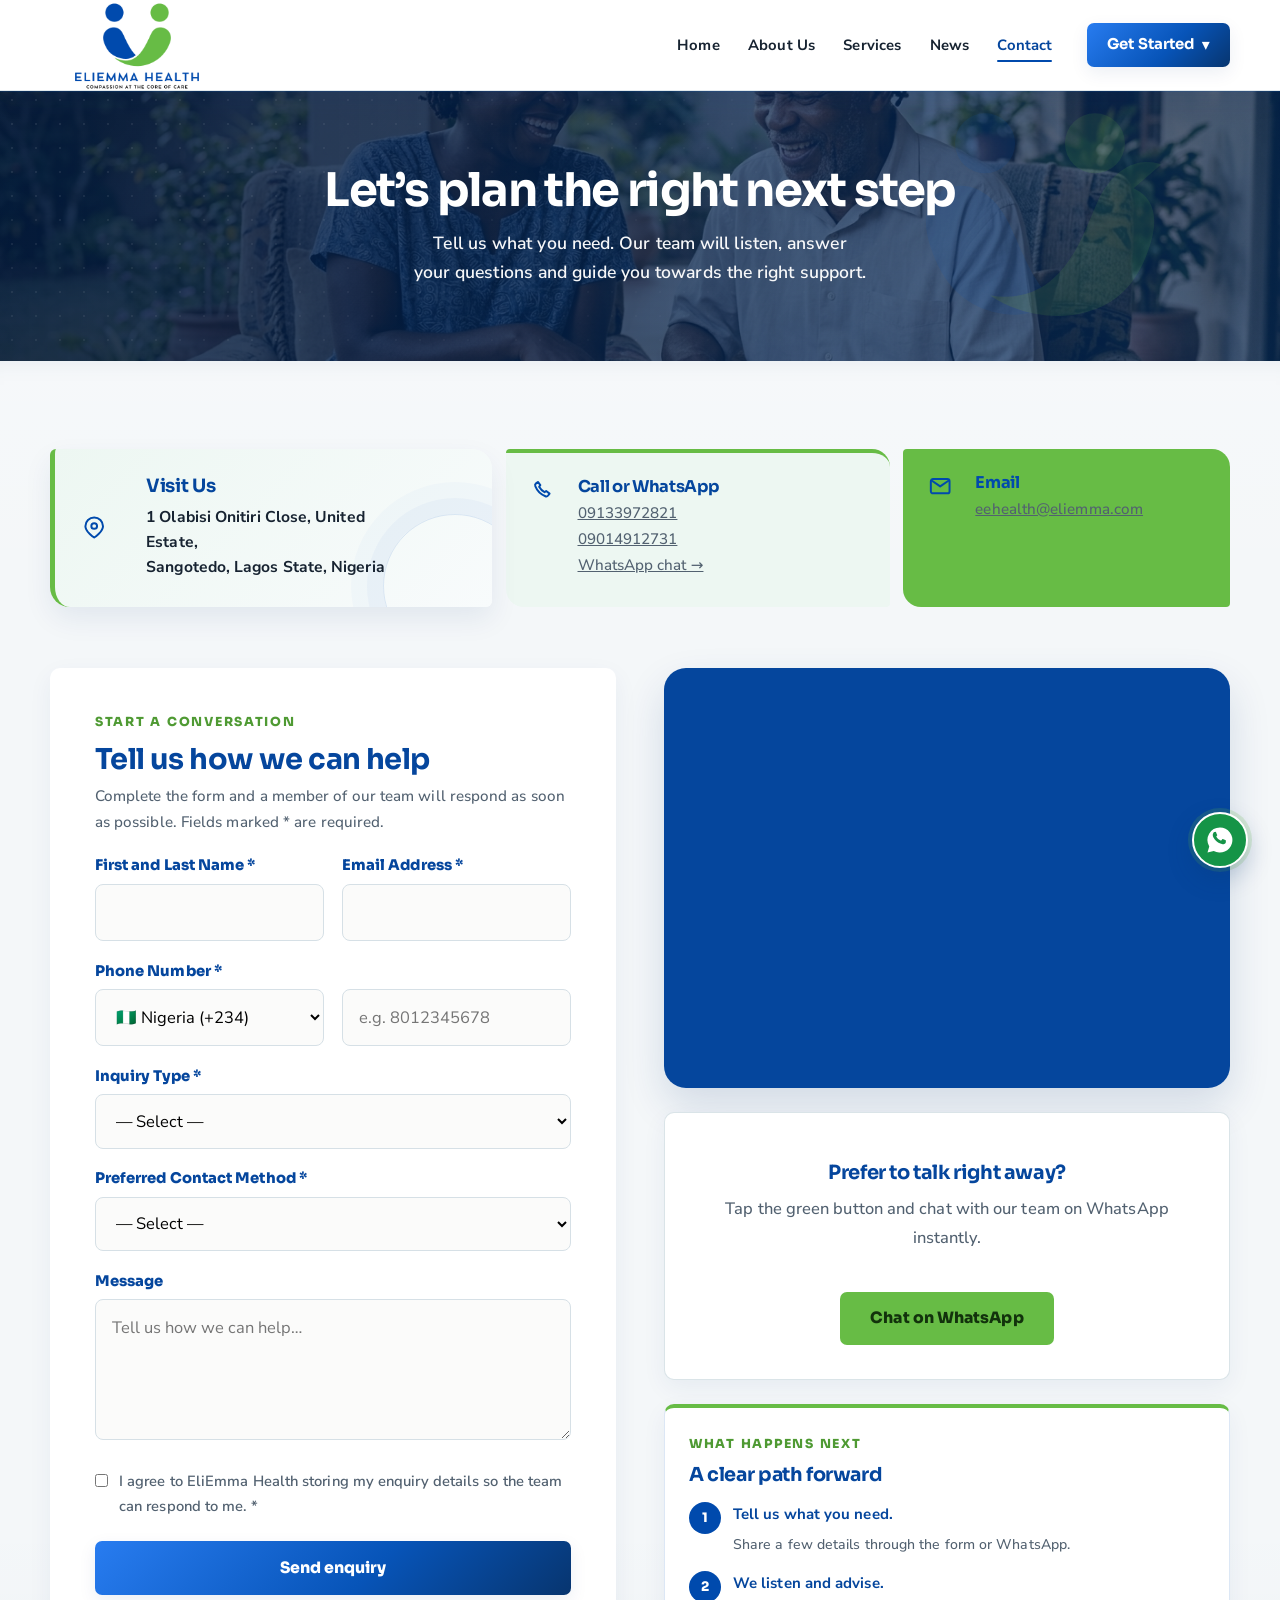
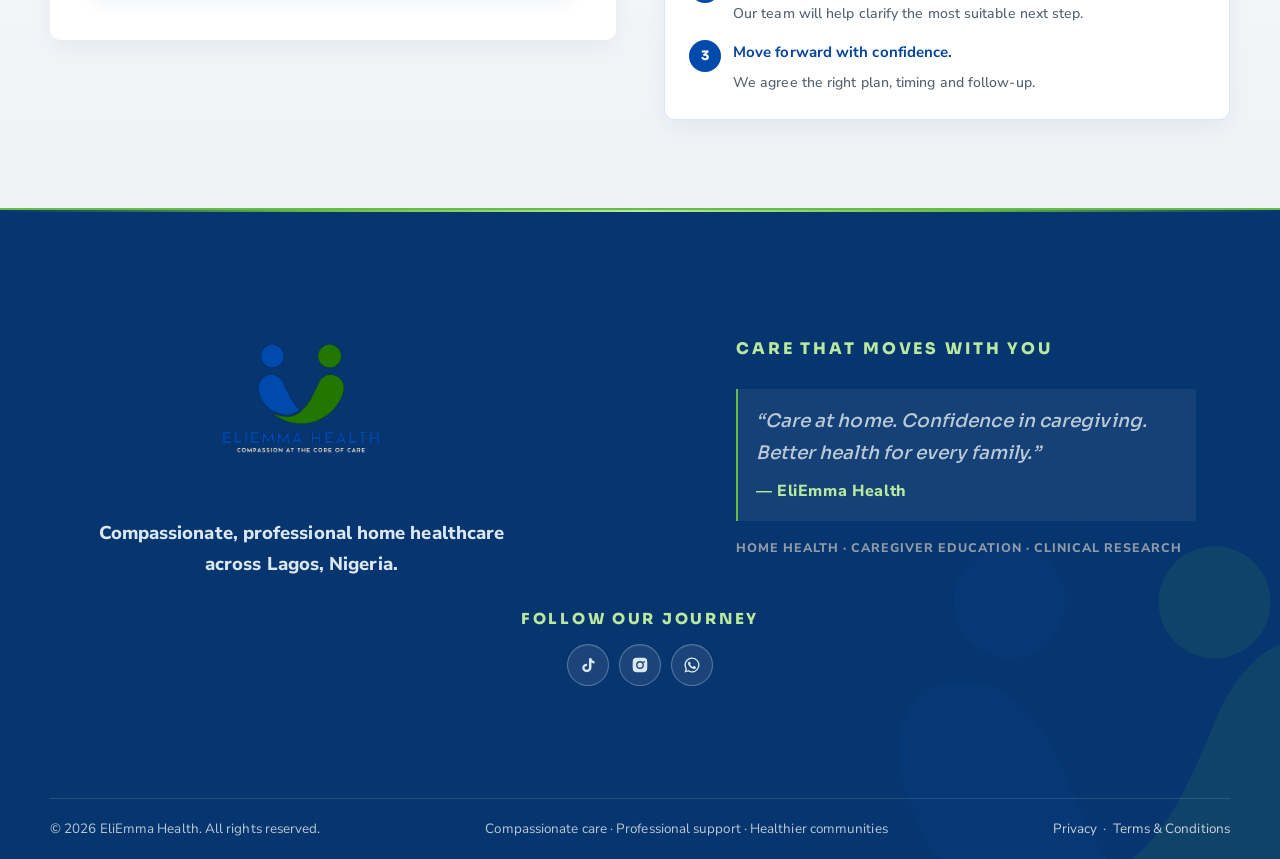
<file: pages/contact.html>
<!DOCTYPE html>
<html lang="en">
<head>
<meta charset="UTF-8">
<meta name="viewport" content="width=device-width, initial-scale=1.0">
<title>Contact | EliEmma Health</title>
<meta name="description" content="Contact EliEmma Health — request home health support, training, clinical research or partnerships.">
<meta property="og:title" content="Contact | EliEmma Health">
<meta property="og:description" content="Contact EliEmma Health — request home health support, training, clinical research or partnerships.">
<meta property="og:type" content="website">
<meta property="og:image" content="../assets/images/og-image.jpg">
<link rel="icon" type="image/png" href="../assets/images/logo-transparent.png?v=3">
<link rel="apple-touch-icon" href="../assets/images/logo-transparent.png?v=3">
<meta name="theme-color" content="#07356f">
<link rel="preconnect" href="https://fonts.googleapis.com">
<link rel="preconnect" href="https://fonts.gstatic.com" crossorigin>
<link href="https://fonts.googleapis.com/css2?family=Sora:wght@400;600;700;800&family=Nunito+Sans:wght@400;600;700;800&display=swap" rel="stylesheet">
<link rel="stylesheet" href="../css/style.css">
</head>
<body>
<a class="skip-link" href="#main">Skip to main content</a>
<header class="site-header">
  <div class="container nav">
    <a href="../index.html" class="brand" aria-label="EliEmma Health — home"><img src="../assets/images/logo.png" alt="EliEmma Health logo" width="190" height="60"></a>
    <nav aria-label="Main navigation">
      <ul class="nav-links" id="primary-navigation">
        <li><a href="../index.html">Home</a></li>
        <li><a href="about.html">About Us</a></li>
        <li><a href="services.html">Services</a></li>
        <li><a href="news.html">News</a></li>
        <li><a href="contact.html" aria-current="page">Contact</a></li>
        <li class="nav-cta"><a href="contact.html" class="btn btn-primary btn-sm">Get Started</a></li>
      </ul>
    </nav>
    <button class="hamburger" type="button" aria-label="Open menu" aria-controls="primary-navigation" aria-expanded="false">☰</button>
  </div>
</header>
<main id="main">

<section class="page-hero contact-page-hero">
  <div class="container reveal in">
    <!-- <nav class="breadcrumb" aria-label="Breadcrumb"><a href="../index.html">Home</a> &nbsp;/&nbsp; Contact</nav> -->
    <h1>Let’s plan the right next step</h1>
    <p>Tell us what you need. Our team will listen, answer your questions and guide you towards the right support.</p>
  </div>
</section>

<section class="section contact-section">
  <div class="container">
    <div class="grid-3 contact-details-grid">
      <div class="info-card reveal"><div class="icon-badge"><svg aria-hidden="true" viewBox="0 0 24 24" fill="none" stroke="currentColor" stroke-width="1.8" stroke-linecap="round" stroke-linejoin="round"><path d="M20 10.2c0 5.1-8 10.3-8 10.3S4 15.3 4 10.2a8 8 0 1 1 16 0Z"/><circle cx="12" cy="10" r="2.6"/></svg></div><div><h3>Visit Us</h3><p>1 Olabisi Onitiri Close, United Estate,<br>Sangotedo, Lagos State, Nigeria</p></div></div>
      <div class="info-card reveal"><div class="icon-badge"><svg aria-hidden="true" viewBox="0 0 24 24" fill="none" stroke="currentColor" stroke-width="1.8" stroke-linecap="round" stroke-linejoin="round"><path d="M7.2 4.5 5.5 5.8c-.8.6-1.1 1.6-.7 2.5 1.8 4.5 4.7 7.4 9.2 9.2.9.4 1.9.1 2.5-.7l1.3-1.7-3.1-2.4-1.5 1.1a12.5 12.5 0 0 1-4.9-4.9l1.1-1.5-2.2-2.9Z"/></svg></div><div><h3>Call or WhatsApp</h3><p><a href="tel:+2349133972821">09133972821</a><br><a href="tel:+2349014912731">09014912731</a><br><a href="https://wa.me/2349133972821" rel="noopener">WhatsApp chat →</a></p></div></div>
      <div class="info-card reveal"><div class="icon-badge"><svg aria-hidden="true" viewBox="0 0 24 24" fill="none" stroke="currentColor" stroke-width="1.8" stroke-linecap="round" stroke-linejoin="round"><rect x="3.5" y="5.5" width="17" height="13" rx="2"/><path d="m4.5 7 7.5 5.2L19.5 7"/></svg></div><div><h3>Email</h3><p><a href="mailto:eehealth@eliemma.com">eehealth@eliemma.com</a></p></div></div>
    </div>

    <div class="grid-2 contact-main-grid">
      <div class="form-card contact-form-card reveal reveal-left">
        <div class="contact-form-heading">
          <span class="eyebrow">Start a conversation</span>
          <h2>Tell us how we can help</h2>
        </div>
        <p style="color:var(--muted);font-size:.95rem">Complete the form and a member of our team will respond as soon as possible. Fields marked * are required.</p>
        <form id="contactForm" action="https://formspree.io/f/mvkzpjlk" method="POST" novalidate>
          <div class="form-row">
            <div class="field"><label for="name">First and Last Name *</label><input id="name" name="name" autocomplete="name" required><p class="field-error">Please enter your full name.</p></div>
            <div class="field"><label for="email">Email Address *</label><input id="email" name="email" type="email" autocomplete="email" required><p class="field-error">Please enter a valid email address.</p></div>
          </div>
          <div class="field">
            <label for="phone">Phone Number *</label>
            <div class="form-row">
              <select id="country" name="country_code" required aria-label="Country code">
                <option value="+234">🇳🇬 Nigeria (+234)</option><option value="+1">🇺🇸 USA (+1)</option>
                <option value="+44">🇬🇧 UK (+44)</option><option value="+233">🇬🇭 Ghana (+233)</option>
                <option value="+254">🇰🇪 Kenya (+254)</option><option value="+27">🇿🇦 South Africa (+27)</option>
              </select>
              <input id="phone" name="phone" type="tel" inputmode="numeric" pattern="[0-9]{7,15}" placeholder="e.g. 8012345678" required>
            </div>
            <p class="field-error">Please enter a valid phone number (digits only).</p>
          </div>
          <div class="field">
            <label for="inquiry">Inquiry Type *</label>
            <select id="inquiry" name="inquiry_type" required>
              <option value="">— Select —</option>
              <option>Home health support</option><option>Temporary recovery</option>
              <option>Training</option><option>Clinical research</option><option>Career</option>
              <option>Investment and Partnership</option><option>Other</option>
            </select>
            <p class="field-error">Please choose an inquiry type.</p>
          </div>
          <div class="field">
            <label for="prefer">Preferred Contact Method *</label>
            <select id="prefer" name="preferred_contact" required>
              <option value="">— Select —</option><option>Email</option><option>Text</option><option>Call</option><option>WhatsApp</option>
            </select>
            <p class="field-error">Please choose how you'd like us to reach you.</p>
          </div>
          <div class="field"><label for="message">Message</label><textarea id="message" name="message" rows="4" placeholder="Tell us how we can help…"></textarea></div>
          <div class="field consent">
            <input id="consent" name="consent" value="yes" type="checkbox" required>
            <label for="consent">I agree to EliEmma Health storing my enquiry details so the team can respond to me. *</label>
          </div>
          <p class="field-error" style="margin-top:.3rem">Please accept before submitting.</p>
          <button type="submit" class="btn btn-primary" style="margin-top:1.4rem;width:100%;justify-content:center">Send enquiry</button>
          <p class="form-status" role="status" aria-live="polite"></p>
        </form>
      </div>
      <div class="contact-aside reveal reveal-right">
        <div class="map-frame">
          <iframe title="Map showing EliEmma Health in Sangotedo, Lagos" src="https://www.google.com/maps?q=1%20Olabisi%20Onitiri%20Close%2C%20United%20Estate%2C%20Sangotedo%2C%20Lagos%2C%20Nigeria&amp;output=embed" loading="lazy" referrerpolicy="no-referrer-when-downgrade"></iframe>
        </div>
        <div class="card" style="margin-top:1.5rem;text-align:center">
          <h3>Prefer to talk right away?</h3>
          <p style="margin:.7rem 0 1.2rem">Tap the green button and chat with our team on WhatsApp instantly.</p>
          <a href="https://wa.me/2349133972821" class="btn btn-green" rel="noopener">Chat on WhatsApp</a>
        </div>
        <div class="contact-next-steps">
          <span class="eyebrow">What happens next</span>
          <h3>A clear path forward</h3>
          <ol>
            <li><strong>Tell us what you need.</strong><span>Share a few details through the form or WhatsApp.</span></li>
            <li><strong>We listen and advise.</strong><span>Our team will help clarify the most suitable next step.</span></li>
            <li><strong>Move forward with confidence.</strong><span>We agree the right plan, timing and follow-up.</span></li>
          </ol>
        </div>
      </div>
    </div>
  </div>
</section>

</main>
<footer class="site-footer">
  <div class="container">
    <div class="footer-grid">
      <!-- Explore navigation temporarily commented out.
      <div class="footer-nav-col">
        <span class="footer-label">Explore EliEmma</span>
        <ul class="f-menu">
          <li><a href="../index.html">Home</a></li>
          <li><a href="about.html">About Us</a></li>
          <li><a href="services.html">Services</a></li>
          <li><a href="news.html">News</a></li>
          <li><a href="contact.html">Contact</a></li>
        </ul>
      </div>
      -->
      <div class="footer-mid">
        <img src="../assets/images/logo-transparent.png" alt="EliEmma Health logo" width="180" height="57">
        <p>Compassionate, professional home healthcare across Lagos, Nigeria.</p>
        <span class="footer-label">Follow our journey</span>
        <div class="socials">
          <a href="https://www.tiktok.com/@eliemmahealth" aria-label="TikTok" rel="noopener"><svg viewBox="0 0 24 24"><path d="M16.6 3c.4 2.2 1.8 3.7 4.1 3.9v3c-1.6 0-3-.5-4.1-1.3v6.4c0 3.9-2.7 6.5-6.3 6.5-3.4 0-6-2.4-6-5.7 0-3.4 2.9-5.9 6.5-5.6v3.1c-1.8-.4-3.4.7-3.4 2.5 0 1.5 1.2 2.6 2.8 2.6 1.8 0 3.1-1.3 3.1-3.5V3h3.3z"/></svg></a>
          <a href="https://www.instagram.com/eliemmahealth/" aria-label="Instagram" rel="noopener"><svg viewBox="0 0 24 24"><path d="M12 2.2c3.2 0 3.6 0 4.8.1 3.3.1 4.7 1.6 4.8 4.8.1 1.3.1 1.6.1 4.8s0 3.6-.1 4.8c-.1 3.2-1.5 4.7-4.8 4.8-1.3.1-1.6.1-4.8.1s-3.6 0-4.8-.1c-3.3-.1-4.7-1.6-4.8-4.8C2.2 15.6 2.2 15.2 2.2 12s0-3.6.1-4.8C2.5 4 4 2.5 7.2 2.4 8.4 2.3 8.8 2.2 12 2.2zm0 4.6a5.2 5.2 0 100 10.4 5.2 5.2 0 000-10.4zm0 8.6a3.4 3.4 0 110-6.8 3.4 3.4 0 010 6.8zm5.4-8.9a1.2 1.2 0 100 2.4 1.2 1.2 0 000-2.4z"/></svg></a>
          <a href="#" aria-label="Facebook (link pending)"><svg viewBox="0 0 24 24"><path d="M13.5 21v-7.8h2.6l.4-3h-3V8.3c0-.9.3-1.5 1.6-1.5h1.5V4.1c-.3 0-1.2-.1-2.3-.1-2.3 0-3.9 1.4-3.9 4v2.2H7.8v3h2.6V21h3.1z"/></svg></a>
          <a href="#" aria-label="Twitter / X (link pending)"><svg viewBox="0 0 24 24"><path d="M17.5 3h3.1l-6.8 7.8L21.8 21h-6.3l-4.9-6.4L5 21H1.9l7.3-8.3L2.2 3h6.4l4.4 5.9L17.5 3zm-1.1 16.1h1.7L7.7 4.7H5.9l10.5 14.4z"/></svg></a>
          <a href="https://wa.me/2349133972821" aria-label="Chat with us on WhatsApp" rel="noopener"><svg viewBox="0 0 24 24"><path d="M12 2a10 10 0 00-8.6 15.1L2 22l5-1.3A10 10 0 1012 2zm0 18.2c-1.5 0-3-.4-4.2-1.2l-.3-.2-3 .8.8-2.9-.2-.3A8.2 8.2 0 1112 20.2zm4.6-6.1c-.3-.1-1.5-.7-1.7-.8-.2-.1-.4-.1-.6.1-.2.3-.7.8-.8 1-.1.2-.3.2-.5.1a6.7 6.7 0 01-3.3-2.9c-.3-.4 0-.5.1-.7l.4-.5c.1-.2.1-.3 0-.5-.1-.1-.6-1.4-.8-1.9-.2-.5-.4-.4-.6-.4h-.5c-.2 0-.5.1-.7.3-.2.3-.9.9-.9 2.2s.9 2.5 1.1 2.7c.1.2 1.8 2.8 4.5 3.9 2.6 1 2.6.7 3.1.7.5-.1 1.5-.6 1.7-1.2.2-.6.2-1.1.2-1.2-.1-.1-.3-.2-.6-.3z"/></svg></a>
        </div>
      </div>
      <div class="footer-right">
        <span class="footer-label">Care that moves with you</span>
        <blockquote class="footer-quote"><p>“Care at home. Confidence in caregiving. Better health for every family.”</p><cite>— EliEmma Health</cite></blockquote>
        <p class="footer-services">Home health · caregiver education · clinical research</p>
      </div>
    </div>
    <div class="footer-bottom">
      <span class="footer-copyright">&copy; <span data-year></span> EliEmma Health. All rights reserved.</span>
      <span>Compassionate care · Professional support · Healthier communities</span>
      <span><a href="privacy.html">Privacy</a> &nbsp;·&nbsp; <a href="terms.html">Terms &amp; Conditions</a></span>
    </div>
  </div>
</footer>
<a class="wa-float" href="https://wa.me/2349133972821" aria-label="Chat with EliEmma Health on WhatsApp" rel="noopener"><svg viewBox="0 0 24 24"><path d="M12 2a10 10 0 00-8.6 15.1L2 22l5-1.3A10 10 0 1012 2zm4.6 12.1c-.2.6-1.2 1.1-1.7 1.2-.5 0-.5.3-3.1-.7-2.7-1.1-4.4-3.7-4.5-3.9-.2-.2-1.1-1.4-1.1-2.7s.7-1.9.9-2.2c.2-.2.5-.3.7-.3h.5c.2 0 .4-.1.6.4.2.5.7 1.8.8 1.9.1.2.1.3 0 .5l-.4.5c-.1.2-.4.3-.1.7a6.7 6.7 0 003.3 2.9c.2.1.4.1.5-.1.1-.2.6-.7.8-1 .2-.2.4-.2.6-.1.2.1 1.4.7 1.7.8.3.1.5.2.6.3.1.1.1.6-.1 1.2z"/></svg></a>
<script src="../js/main.js"></script>
</body>
</html>
</file>
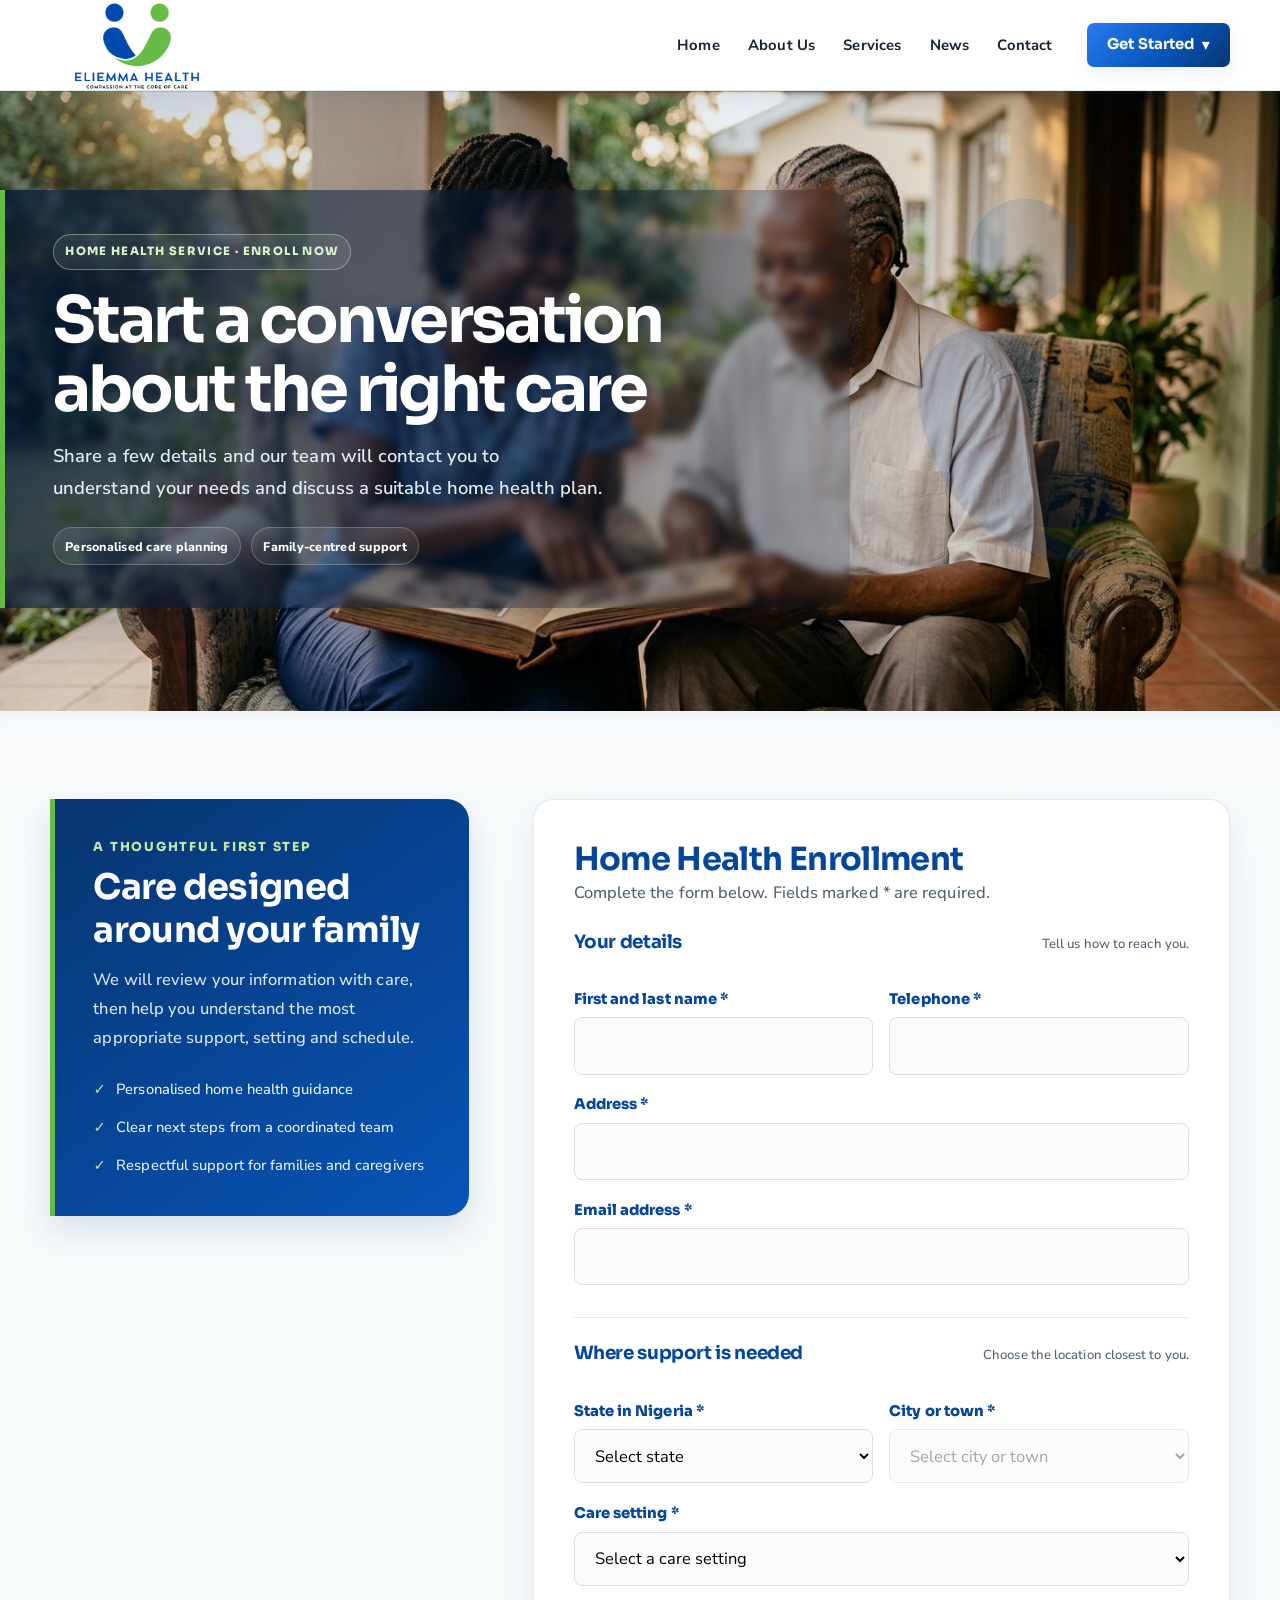
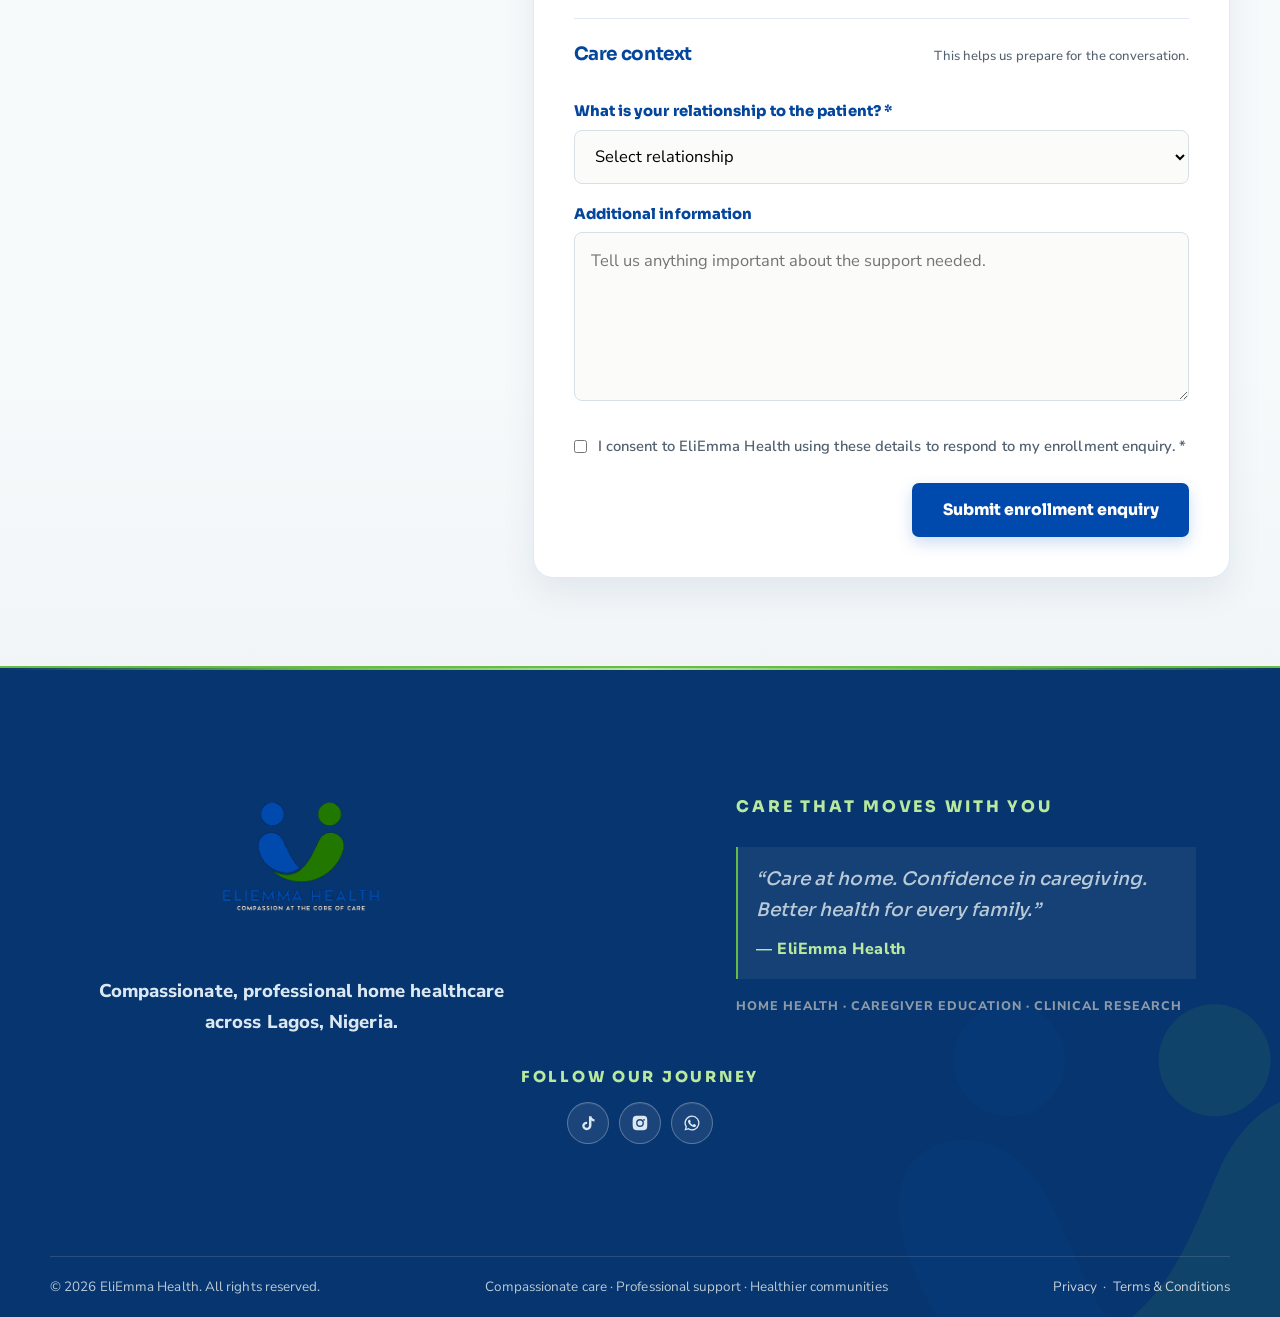
<file: pages/enroll.html>
<!DOCTYPE html>
<html lang="en">
<head>
<meta charset="UTF-8">
<meta name="viewport" content="width=device-width, initial-scale=1.0">
<title>Home Health Enrollment | EliEmma Health</title>
<meta name="description" content="Begin a home health enrollment enquiry with EliEmma Health.">
<link rel="icon" type="image/png" href="../assets/images/logo-transparent.png?v=3">
<meta name="theme-color" content="#07356f">
<link rel="preconnect" href="https://fonts.googleapis.com">
<link rel="preconnect" href="https://fonts.gstatic.com" crossorigin>
<link href="https://fonts.googleapis.com/css2?family=Sora:wght@400;600;700;800&family=Nunito+Sans:wght@400;600;700;800&display=swap" rel="stylesheet">
<link rel="stylesheet" href="../css/style.css">
</head>
<body>
<a class="skip-link" href="#main">Skip to main content</a>
<header class="site-header">
  <div class="container nav">
    <a href="../index.html" class="brand" aria-label="EliEmma Health — home"><img src="../assets/images/logo.png" alt="EliEmma Health logo" width="190" height="60"></a>
    <nav aria-label="Main navigation">
      <ul class="nav-links" id="primary-navigation">
        <li><a href="../index.html">Home</a></li>
        <li><a href="about.html">About Us</a></li>
        <li><a href="services.html">Services</a></li>
        <li><a href="news.html">News</a></li>
        <li><a href="contact.html">Contact</a></li>
        <li class="nav-cta"><a href="contact.html" class="btn btn-primary btn-sm">Get Started</a></li>
      </ul>
    </nav>
    <button class="hamburger" type="button" aria-label="Open menu" aria-controls="primary-navigation" aria-expanded="false">☰</button>
  </div>
</header>

<main id="main" class="application-page">
  <section class="page-hero application-hero application-enroll-hero">
    <div class="container reveal in">
      <span class="eyebrow page-hero-eyebrow">Home Health Service · Enroll Now</span>
      <h1>Start a conversation about the right care</h1>
      <p>Share a few details and our team will contact you to understand your needs and discuss a suitable home health plan.</p>
      <div class="application-hero-points" aria-label="Home health enrollment benefits"><span>Personalised care planning</span><span>Family-centred support</span></div>
    </div>
  </section>

  <section class="section">
    <div class="container application-layout">
      <aside class="application-intro reveal reveal-left">
        <span class="eyebrow" style="color:#bfe3a8">A thoughtful first step</span>
        <h2>Care designed around your family</h2>
        <p>We will review your information with care, then help you understand the most appropriate support, setting and schedule.</p>
        <ul>
          <li>Personalised home health guidance</li>
          <li>Clear next steps from a coordinated team</li>
          <li>Respectful support for families and caregivers</li>
        </ul>
      </aside>

      <div class="application-form-card reveal reveal-right">
        <h2>Home Health Enrollment</h2>
        <p>Complete the form below. Fields marked * are required.</p>
        <form id="enrollForm" class="application-form" data-formspree-form action="https://formspree.io/f/mvkzpjlk" method="POST" novalidate data-subject="New Home Health enrollment — EliEmma Health" data-autoresponse="Thank you for your Home Health enrollment enquiry. EliEmma Health has received your information and will contact you as soon as possible." data-success="Your enrollment enquiry has been submitted successfully. EliEmma Health will review your information and contact you as soon as possible.">
          <section class="application-section">
            <div class="application-section-title"><h3>Your details</h3><p>Tell us how to reach you.</p></div>
            <div class="field-grid">
              <div class="field"><label for="enroll-name">First and last name *</label><input id="enroll-name" name="name" autocomplete="name" required><p class="field-error">Please enter your full name.</p></div>
              <div class="field"><label for="enroll-phone">Telephone *</label><input id="enroll-phone" name="telephone" type="tel" autocomplete="tel" required><p class="field-error">Please enter a telephone number.</p></div>
              <div class="field full"><label for="enroll-address">Address *</label><input id="enroll-address" name="address" autocomplete="street-address" required><p class="field-error">Please enter your address.</p></div>
              <div class="field full"><label for="enroll-email">Email address *</label><input id="enroll-email" name="email" type="email" autocomplete="email" required><p class="field-error">Please enter a valid email address.</p></div>
            </div>
          </section>

          <section class="application-section">
            <div class="application-section-title"><h3>Where support is needed</h3><p>Choose the location closest to you.</p></div>
            <div class="field-grid">
              <div class="field"><label for="state">State in Nigeria *</label><select id="state" name="state" required><option value="">Select state</option></select><p class="field-error">Please select a state.</p></div>
              <div class="field"><label for="city">City or town *</label><select id="city" name="city" required disabled><option value="">Select city or town</option></select><p class="field-error">Please select a city or town.</p></div>
              <div class="field full"><label for="care_setting">Care setting *</label><select id="care_setting" name="care_setting" required><option value="">Select a care setting</option><option>EliEmma Center</option><option>My own Home</option></select><p class="field-error">Please choose a care setting.</p></div>
              <div class="field full conditional-field" id="care_schedule_wrap" hidden><label for="care_schedule">Choose a schedule *</label><select id="care_schedule" name="care_schedule"><option value="">Select schedule</option><option>Full time</option><option>Part time</option></select><p class="field-error">Please choose full time or part time.</p></div>
            </div>
          </section>

          <section class="application-section">
            <div class="application-section-title"><h3>Care context</h3><p>This helps us prepare for the conversation.</p></div>
            <div class="field-grid">
              <div class="field full"><label for="relationship">What is your relationship to the patient? *</label><select id="relationship" name="relationship_to_patient" required><option value="">Select relationship</option><option>Self</option><option>Parent</option><option>Child</option><option>Spouse or partner</option><option>Relative</option><option>Friend or caregiver</option><option>Other</option></select><p class="field-error">Please select a relationship.</p></div>
              <div class="field full"><label for="enroll-message">Additional information</label><textarea id="enroll-message" name="additional_information" rows="5" placeholder="Tell us anything important about the support needed."></textarea></div>
            </div>
          </section>

          <div class="field consent"><input id="enroll-consent" name="consent" value="yes" type="checkbox" required><label for="enroll-consent">I consent to EliEmma Health using these details to respond to my enrollment enquiry. *</label></div>
          <p class="field-error" style="margin-top:.3rem">Please provide consent before submitting.</p>
          <div class="application-submit"><button type="submit" class="btn btn-primary">Submit enrollment enquiry</button></div>
          <p class="form-status" role="status" aria-live="polite"></p>
        </form>
      </div>
    </div>
  </section>
</main>

<footer class="site-footer">
  <div class="container">
    <div class="footer-grid">
      <div class="footer-mid">
        <img src="../assets/images/logo-transparent.png" alt="EliEmma Health logo" width="180" height="57">
        <p>Compassionate, professional home healthcare across Lagos, Nigeria.</p>
        <span class="footer-label">Follow our journey</span>
        <div class="socials">
          <a href="https://www.tiktok.com/@eliemmahealth" aria-label="TikTok" rel="noopener"><svg viewBox="0 0 24 24"><path d="M16.6 3c.4 2.2 1.8 3.7 4.1 3.9v3c-1.6 0-3-.5-4.1-1.3v6.4c0 3.9-2.7 6.5-6.3 6.5-3.4 0-6-2.4-6-5.7 0-3.4 2.9-5.9 6.5-5.6v3.1c-1.8-.4-3.4.7-3.4 2.5 0 1.5 1.2 2.6 2.8 2.6 1.8 0 3.1-1.3 3.1-3.5V3h3.3z"/></svg></a>
          <a href="https://www.instagram.com/eliemmahealth/" aria-label="Instagram" rel="noopener"><svg viewBox="0 0 24 24"><path d="M12 2.2c3.2 0 3.6 0 4.8.1 3.3.1 4.7 1.6 4.8 4.8.1 1.3.1 1.6.1 4.8s0 3.6-.1 4.8c-.1 3.2-1.5 4.7-4.8 4.8-1.3.1-1.6.1-4.8.1s-3.6 0-4.8-.1c-3.3-.1-4.7-1.6-4.8-4.8C2.2 15.6 2.2 15.2 2.2 12s0-3.6.1-4.8C2.5 4 4 2.5 7.2 2.4 8.4 2.3 8.8 2.2 12 2.2zm0 4.6a5.2 5.2 0 100 10.4 5.2 5.2 0 000-10.4zm0 8.6a3.4 3.4 0 110-6.8 3.4 3.4 0 010 6.8zm5.4-8.9a1.2 1.2 0 100 2.4 1.2 1.2 0 000-2.4z"/></svg></a>
          <a href="https://wa.me/2349133972821" aria-label="Chat with us on WhatsApp" rel="noopener"><svg viewBox="0 0 24 24"><path d="M12 2a10 10 0 00-8.6 15.1L2 22l5-1.3A10 10 0 1012 2zm0 18.2c-1.5 0-3-.4-4.2-1.2l-.3-.2-3 .8.8-2.9-.2-.3A8.2 8.2 0 1112 20.2zm4.6-6.1c-.3-.1-1.5-.7-1.7-.8-.2-.1-.4-.1-.6.1-.2.3-.7.8-.8 1-.1.2-.3.2-.5.1a6.7 6.7 0 01-3.3-2.9c-.3-.4 0-.5.1-.7l.4-.5c.1-.2.1-.3 0-.5-.1-.1-.6-1.4-.8-1.9-.2-.5-.4-.4-.6-.4h-.5c-.2 0-.5.1-.7.3-.2.3-.9.9-.9 2.2s.9 2.5 1.1 2.7c.1.2 1.8 2.8 4.5 3.9 2.6 1 2.6.7 3.1.7.5-.1 1.5-.6 1.7-1.2.2-.6.2-1.1.2-1.2-.1-.1-.3-.2-.6-.3z"/></svg></a>
        </div>
      </div>
      <div class="footer-right"><span class="footer-label">Care that moves with you</span><blockquote class="footer-quote"><p>“Care at home. Confidence in caregiving. Better health for every family.”</p><cite>— EliEmma Health</cite></blockquote><p class="footer-services">Home health · caregiver education · clinical research</p></div>
    </div>
    <div class="footer-bottom"><span class="footer-copyright">&copy; <span data-year></span> EliEmma Health. All rights reserved.</span><span>Compassionate care · Professional support · Healthier communities</span><span><a href="privacy.html">Privacy</a> &nbsp;·&nbsp; <a href="terms.html">Terms &amp; Conditions</a></span></div>
  </div>
</footer>
<script src="../js/main.js"></script>
</body>
</html>
</file>
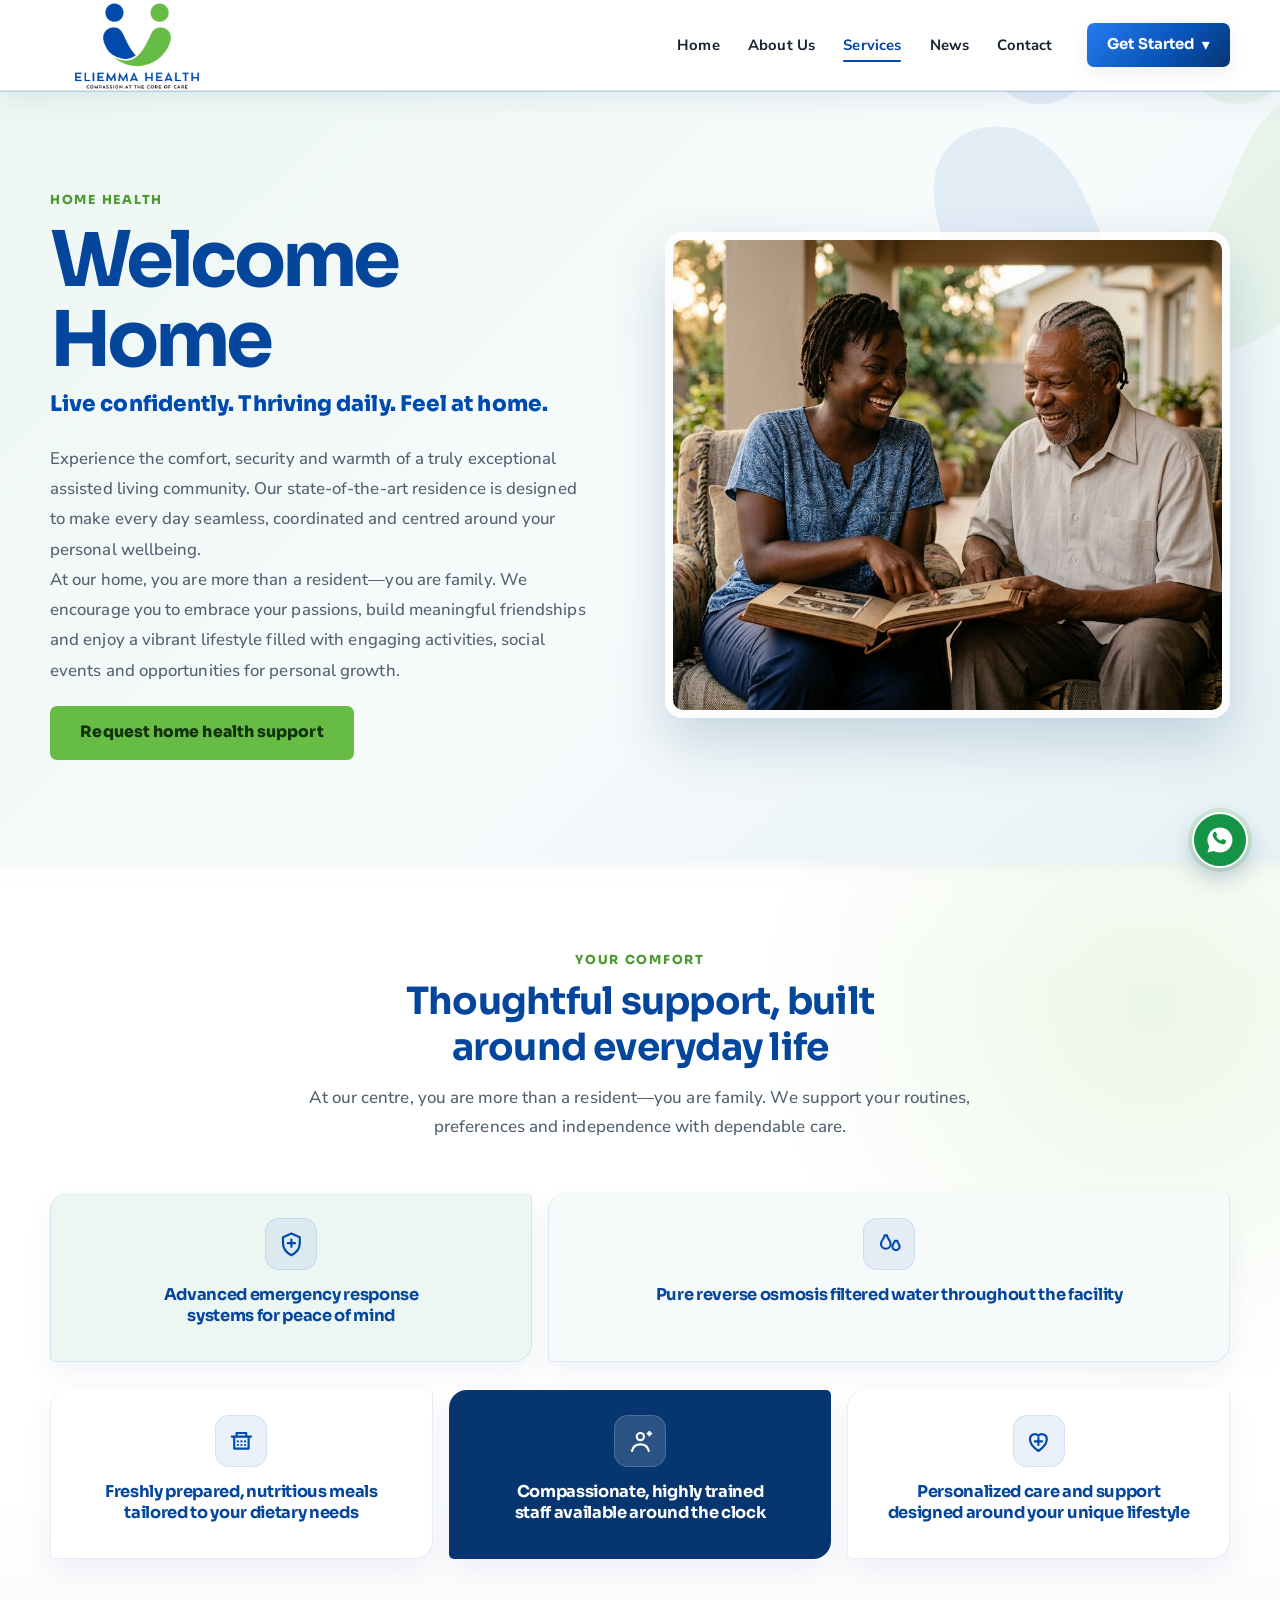
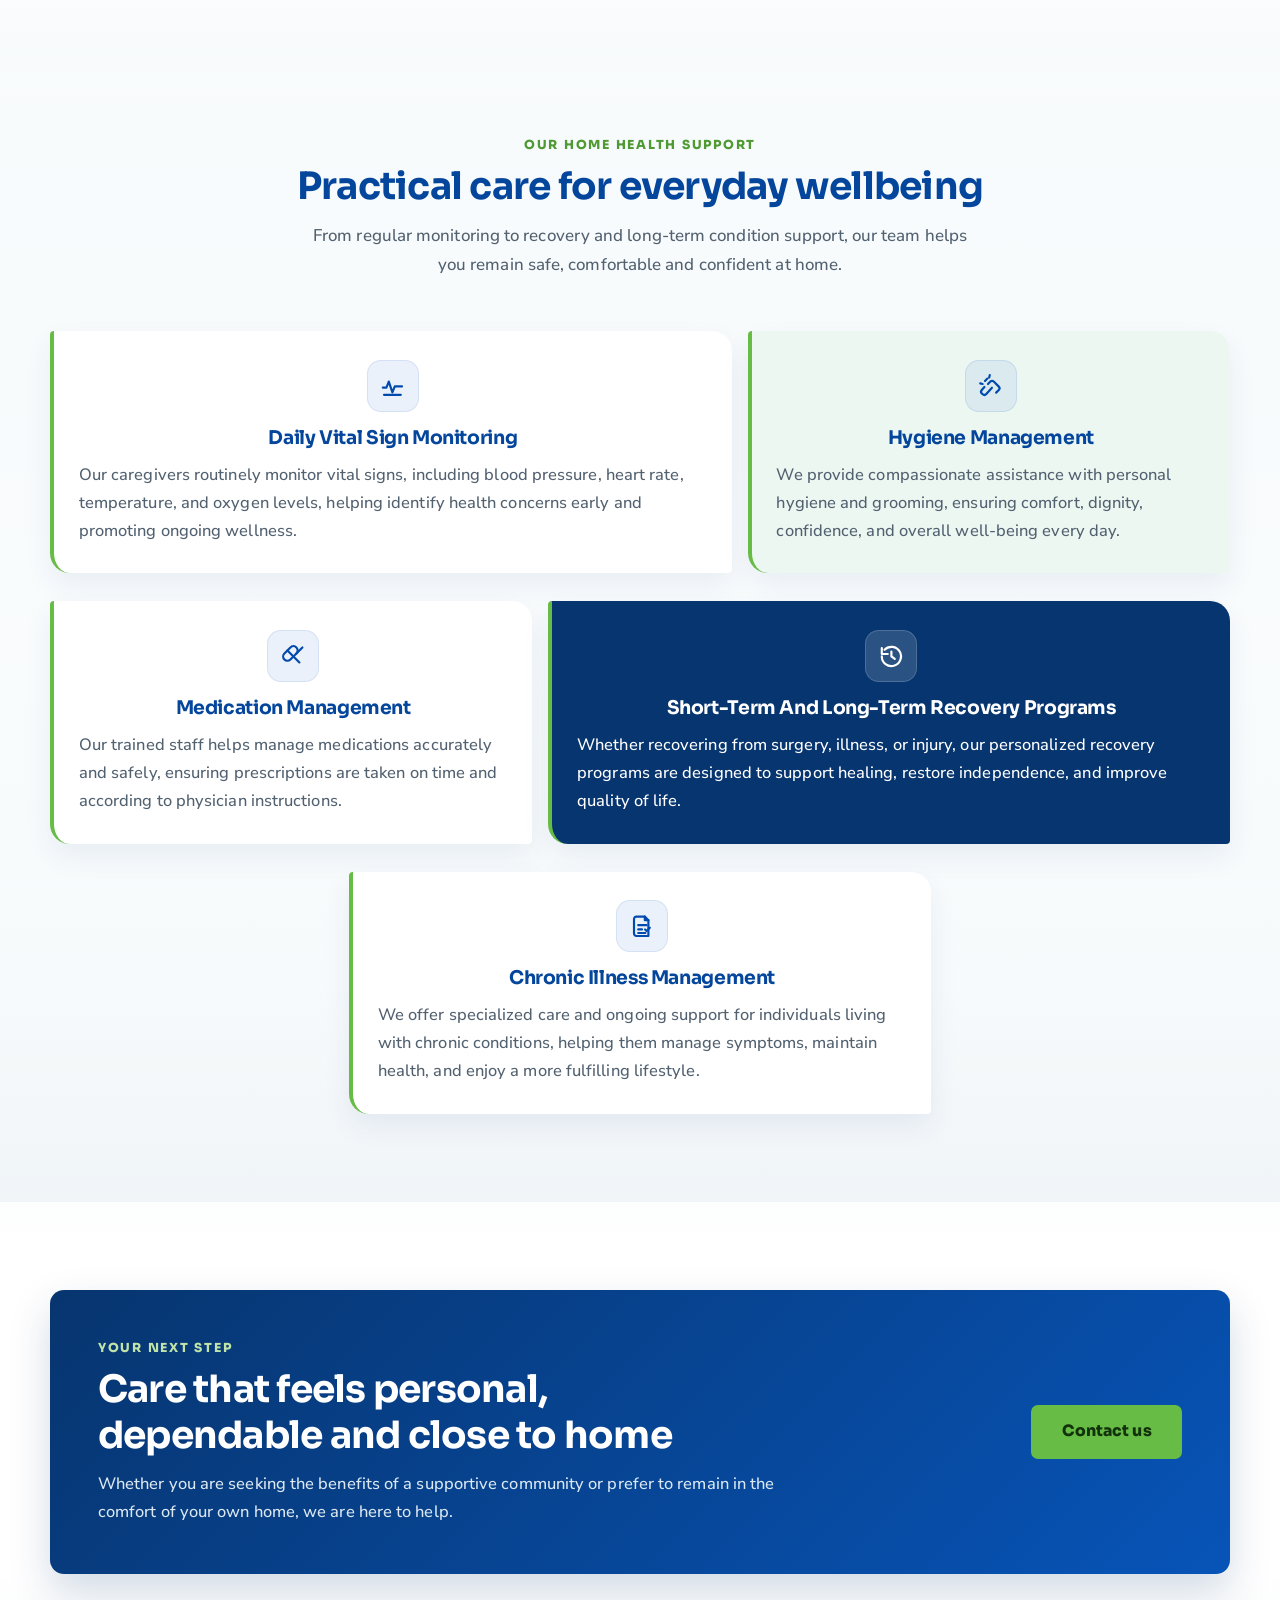
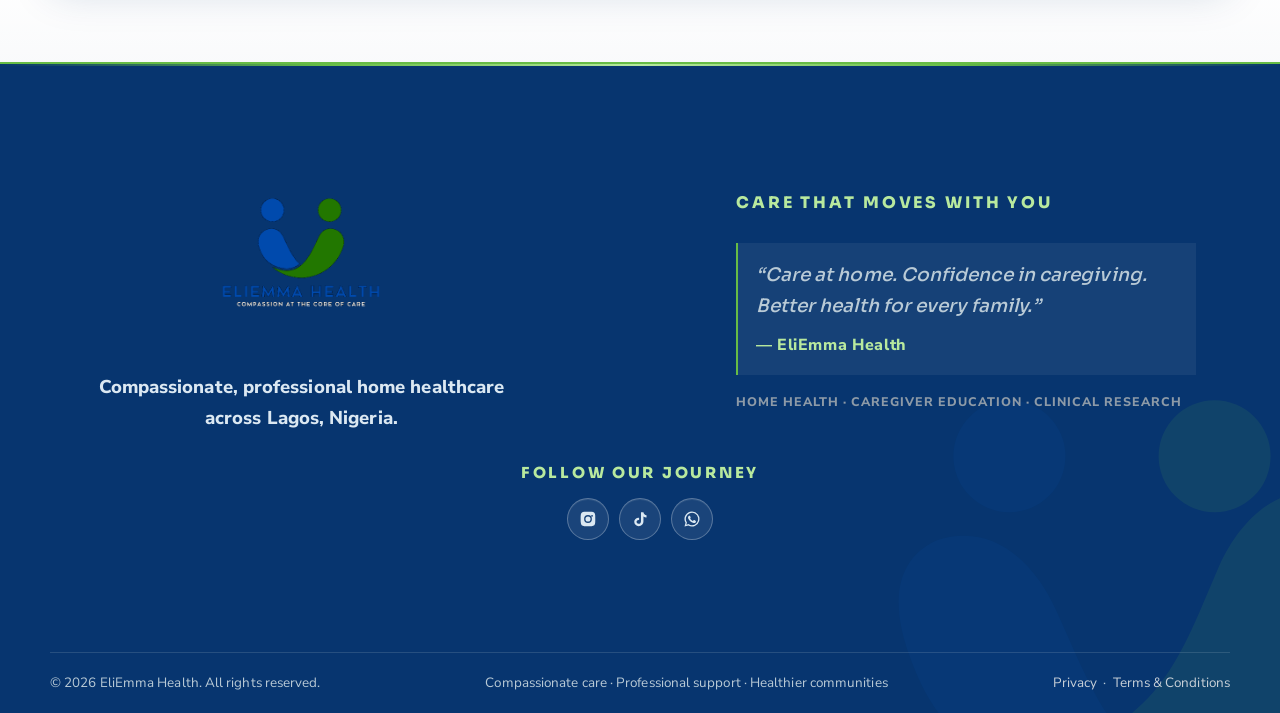
<file: pages/home-health.html>
<!DOCTYPE html>
<html lang="en">
<head>
<meta charset="UTF-8">
<meta name="viewport" content="width=device-width, initial-scale=1.0">
<title>Home Health | EliEmma Health</title>
<meta name="description" content="Personalised home health support for older adults, including vital sign monitoring, hygiene management, medication support and recovery care.">
<meta property="og:title" content="Home Health | EliEmma Health">
<meta property="og:description" content="Personalised home health support for older adults, including vital sign monitoring, hygiene management, medication support and recovery care.">
<meta property="og:type" content="website">
<meta property="og:image" content="../assets/images/home-care-family-photo-visit.jpg">
<link rel="icon" type="image/png" href="../assets/images/logo-transparent.png?v=3">
<link rel="apple-touch-icon" href="../assets/images/logo-transparent.png?v=3">
<meta name="theme-color" content="#07356f">
<link rel="preconnect" href="https://fonts.googleapis.com">
<link rel="preconnect" href="https://fonts.gstatic.com" crossorigin>
<link href="https://fonts.googleapis.com/css2?family=Sora:wght@400;600;700;800&family=Nunito+Sans:wght@400;600;700;800&display=swap" rel="stylesheet">
<link rel="stylesheet" href="../css/style.css">
</head>
<body>
<a class="skip-link" href="#main">Skip to main content</a>
<header class="site-header">
  <div class="container nav">
    <a href="../index.html" class="brand" aria-label="EliEmma Health — home"><img src="../assets/images/logo.png" alt="EliEmma Health logo" width="190" height="60"></a>
    <nav aria-label="Main navigation">
      <ul class="nav-links" id="primary-navigation">
        <li><a href="../index.html">Home</a></li>
        <li><a href="about.html">About Us</a></li>
        <li><a href="services.html" aria-current="page">Services</a></li>
        <li><a href="news.html">News</a></li>
        <li><a href="contact.html">Contact</a></li>
        <li class="nav-cta"><a href="contact.html" class="btn btn-primary btn-sm">Get Started</a></li>
      </ul>
    </nav>
    <button class="hamburger" type="button" aria-label="Open menu" aria-controls="primary-navigation" aria-expanded="false">☰</button>
  </div>
</header>

<main id="main" class="home-health-page">
  <section class="home-health-hero">
    <div class="container home-health-hero-grid">
      <div class="home-health-hero-copy reveal in">
        <span class="eyebrow">Home Health</span>
        <h1>Welcome Home</h1>
        <p class="home-health-tagline">Live confidently. Thriving daily. Feel at home.</p>
        <p>Experience the comfort, security and warmth of a truly exceptional assisted living community. Our state-of-the-art residence is designed to make every day seamless, coordinated and centred around your personal wellbeing.</p>
        <p>At our home, you are more than a resident—you are family. We encourage you to embrace your passions, build meaningful friendships and enjoy a vibrant lifestyle filled with engaging activities, social events and opportunities for personal growth.</p>
        <a class="btn btn-green" href="contact.html">Request home health support</a>
      </div>
      <figure class="home-health-hero-image reveal reveal-right">
        <img src="../assets/images/home-care-family-photo-visit.jpg" alt="Caregiver supporting an older adult and family at home" width="1408" height="768">
      </figure>
    </div>
  </section>

  <section class="section home-health-comfort">
    <div class="container">
      <div class="section-head reveal">
        <span class="eyebrow">Your comfort</span>
        <h2>Thoughtful support, built around everyday life</h2>
        <p>At our centre, you are more than a resident—you are family. We support your routines, preferences and independence with dependable care.</p>
      </div>
      <div class="comfort-grid">
        <article class="comfort-card reveal"><span class="home-health-icon" aria-hidden="true"><svg viewBox="0 0 24 24" fill="none" stroke="currentColor" stroke-width="1.8" stroke-linecap="round" stroke-linejoin="round"><path d="M12 3 5 6v5c0 4.5 2.8 7.8 7 10 4.2-2.2 7-5.5 7-10V6l-7-3Z"/><path d="M12 8v6M9 11h6"/></svg></span><h3>Advanced emergency response systems for peace of mind</h3></article>
        <article class="comfort-card reveal"><span class="home-health-icon" aria-hidden="true"><svg viewBox="0 0 24 24" fill="none" stroke="currentColor" stroke-width="1.8" stroke-linecap="round" stroke-linejoin="round"><path d="M8 4.5c0 2.2-3 4.1-3 7.1a4 4 0 0 0 8 0c0-3-3-4.9-3-7.1Z"/><path d="M16.5 9c0 1.5-2 2.8-2 4.8a3 3 0 0 0 6 0c0-2-2-3.3-2-4.8Z"/></svg></span><h3>Pure reverse osmosis filtered water throughout the facility</h3></article>
        <article class="comfort-card reveal"><span class="home-health-icon" aria-hidden="true"><svg viewBox="0 0 24 24" fill="none" stroke="currentColor" stroke-width="1.8" stroke-linecap="round" stroke-linejoin="round"><path d="M4 8h16M6 8v10h12V8M8 5h8v3H8z"/><path d="M9 12h.1M12 12h.1M15 12h.1M9 15h.1M12 15h.1M15 15h.1"/></svg></span><h3>Freshly prepared, nutritious meals tailored to your dietary needs</h3></article>
        <article class="comfort-card comfort-card--brand-blue reveal"><span class="home-health-icon" aria-hidden="true"><svg viewBox="0 0 24 24" fill="none" stroke="currentColor" stroke-width="1.8" stroke-linecap="round" stroke-linejoin="round"><circle cx="12" cy="8" r="3"/><path d="M5 20c.8-3.6 3.1-5.5 7-5.5s6.2 1.9 7 5.5"/><path d="M18 5.5h3M19.5 4v3"/></svg></span><h3>Compassionate, highly trained staff available around the clock</h3></article>
        <article class="comfort-card reveal"><span class="home-health-icon" aria-hidden="true"><svg viewBox="0 0 24 24" fill="none" stroke="currentColor" stroke-width="1.8" stroke-linecap="round" stroke-linejoin="round"><path d="M12 20s-7-4.2-7-10a4 4 0 0 1 7-2.6A4 4 0 0 1 19 10c0 5.8-7 10-7 10Z"/><path d="M9 12h6M12 9v6"/></svg></span><h3>Personalized care and support designed around your unique lifestyle</h3></article>
      </div>
    </div>
  </section>

  <section class="section section-alt home-health-services">
    <div class="container">
      <div class="section-head reveal">
        <span class="eyebrow">Our home health support</span>
        <h2>Practical care for everyday wellbeing</h2>
        <p>From regular monitoring to recovery and long-term condition support, our team helps you remain safe, comfortable and confident at home.</p>
      </div>
      <div class="home-health-services-grid">
        <article class="home-health-service-card reveal"><span class="home-health-icon" aria-hidden="true"><svg viewBox="0 0 24 24" fill="none" stroke="currentColor" stroke-width="1.8" stroke-linecap="round" stroke-linejoin="round"><path d="M4 13h3l2-5 3 9 2-5h6"/><path d="M5 19h14"/></svg></span><h3>Daily Vital Sign Monitoring</h3><p>Our caregivers routinely monitor vital signs, including blood pressure, heart rate, temperature, and oxygen levels, helping identify health concerns early and promoting ongoing wellness.</p></article>
        <article class="home-health-service-card reveal"><span class="home-health-icon" aria-hidden="true"><svg viewBox="0 0 24 24" fill="none" stroke="currentColor" stroke-width="1.8" stroke-linecap="round" stroke-linejoin="round"><path d="M7 12.5 4.8 15a2.2 2.2 0 0 0 .2 3.1l.5.4a2.2 2.2 0 0 0 3.1-.2l4.7-5.2"/><path d="m10 10 2-2a2 2 0 0 1 2.8 0l4.2 4.2a2 2 0 0 1 0 2.8l-2.2 2.2M7.5 7.5l2-2M5.5 10l-2-.5M11 4.5l.5-2"/></svg></span><h3>Hygiene Management</h3><p>We provide compassionate assistance with personal hygiene and grooming, ensuring comfort, dignity, confidence, and overall well-being every day.</p></article>
        <article class="home-health-service-card reveal"><span class="home-health-icon" aria-hidden="true"><svg viewBox="0 0 24 24" fill="none" stroke="currentColor" stroke-width="1.8" stroke-linecap="round" stroke-linejoin="round"><path d="m7 7 10 10"/><path d="M9.5 4.5a3.5 3.5 0 0 1 5 5l-5 5a3.5 3.5 0 0 1-5-5l5-5Z"/><path d="m14.5 9.5 5-5"/></svg></span><h3>Medication Management</h3><p>Our trained staff helps manage medications accurately and safely, ensuring prescriptions are taken on time and according to physician instructions.</p></article>
        <article class="home-health-service-card home-health-service-card--brand-blue reveal"><span class="home-health-icon" aria-hidden="true"><svg viewBox="0 0 24 24" fill="none" stroke="currentColor" stroke-width="1.8" stroke-linecap="round" stroke-linejoin="round"><path d="M4 12a8 8 0 1 0 2.3-5.6"/><path d="M4 5v5h5"/><path d="M12 8v4l2.8 2"/></svg></span><h3>Short-Term and Long-Term Recovery Programs</h3><p>Whether recovering from surgery, illness, or injury, our personalized recovery programs are designed to support healing, restore independence, and improve quality of life.</p></article>
        <article class="home-health-service-card reveal"><span class="home-health-icon" aria-hidden="true"><svg viewBox="0 0 24 24" fill="none" stroke="currentColor" stroke-width="1.8" stroke-linecap="round" stroke-linejoin="round"><path d="M7 3.8h7l3 3V20H7a2 2 0 0 1-2-2V5.8a2 2 0 0 1 2-2Z"/><path d="M14 3.8v3h3M8.5 11h7M8.5 14.5h3.2M8.5 17.5h6"/><path d="m14.2 14.6 1.3 1.3 2.7-2.8"/></svg></span><h3>Chronic Illness Management</h3><p>We offer specialized care and ongoing support for individuals living with chronic conditions, helping them manage symptoms, maintain health, and enjoy a more fulfilling lifestyle.</p></article>
      </div>
    </div>
  </section>

  <section class="section home-health-closing">
    <div class="container home-health-closing-card reveal">
      <div>
        <span class="eyebrow">Your next step</span>
        <h2>Care that feels personal, dependable and close to home</h2>
        <p>Whether you are seeking the benefits of a supportive community or prefer to remain in the comfort of your own home, we are here to help.</p>
      </div>
      <a class="btn btn-green" href="contact.html">Contact us</a>
    </div>
  </section>
</main>

<footer class="site-footer">
  <div class="container">
    <div class="footer-grid">
      <!-- Explore navigation temporarily commented out.
      <div class="footer-nav-col">
        <span class="footer-label">Explore EliEmma</span>
        <ul class="f-menu">
          <li><a href="../index.html">Home</a></li>
          <li><a href="about.html">About Us</a></li>
          <li><a href="services.html">Services</a></li>
          <li><a href="news.html">News</a></li>
          <li><a href="contact.html">Contact</a></li>
        </ul>
      </div>
      -->
      <div class="footer-mid">
        <img src="../assets/images/logo-transparent.png" alt="EliEmma Health logo" width="180" height="57">
        <p>Compassionate, professional home healthcare across Lagos, Nigeria.</p>
        <span class="footer-label">Follow our journey</span>
        <div class="socials">
          <a href="https://www.instagram.com/eliemmahealth/" aria-label="Instagram" rel="noopener"><svg viewBox="0 0 24 24"><path d="M12 2.2c3.2 0 3.6 0 4.8.1 3.3.1 4.7 1.6 4.8 4.8.1 1.3.1 1.6.1 4.8s0 3.6-.1 4.8c-.1 3.2-1.5 4.7-4.8 4.8-1.3.1-1.6.1-4.8.1s-3.6 0-4.8-.1c-3.3-.1-4.7-1.6-4.8-4.8C2.2 15.6 2.2 15.2 2.2 12s0-3.6.1-4.8C2.5 4 4 2.5 7.2 2.4 8.4 2.3 8.8 2.2 12 2.2zm0 4.6a5.2 5.2 0 100 10.4 5.2 5.2 0 000-10.4zm0 8.6a3.4 3.4 0 110-6.8 3.4 3.4 0 010 6.8zm5.4-8.9a1.2 1.2 0 100 2.4 1.2 1.2 0 000-2.4z"/></svg></a>
          <a href="https://www.tiktok.com/@eliemmahealth" aria-label="TikTok" rel="noopener"><svg viewBox="0 0 24 24"><path d="M16.6 3c.4 2.2 1.8 3.7 4.1 3.9v3c-1.6 0-3-.5-4.1-1.3v6.4c0 3.9-2.7 6.5-6.3 6.5-3.4 0-6-2.4-6-5.7 0-3.4 2.9-5.9 6.5-5.6v3.1c-1.8-.4-3.4.7-3.4 2.5 0 1.5 1.2 2.6 2.8 2.6 1.8 0 3.1-1.3 3.1-3.5V3h3.3z"/></svg></a>
          <a href="https://wa.me/2349133972821" aria-label="Chat with us on WhatsApp" rel="noopener"><svg viewBox="0 0 24 24"><path d="M12 2a10 10 0 00-8.6 15.1L2 22l5-1.3A10 10 0 1012 2zm0 18.2c-1.5 0-3-.4-4.2-1.2l-.3-.2-3 .8.8-2.9-.2-.3A8.2 8.2 0 1112 20.2zm4.6-6.1c-.3-.1-1.5-.7-1.7-.8-.2-.1-.4-.1-.6.1-.2.3-.7.8-.8 1-.1.2-.3.2-.5.1a6.7 6.7 0 01-3.3-2.9c-.3-.4 0-.5.1-.7l.4-.5c.1-.2.1-.3 0-.5-.1-.1-.6-1.4-.8-1.9-.2-.5-.4-.4-.6-.4h-.5c-.2 0-.5.1-.7.3-.2.3-.9.9-.9 2.2s.9 2.5 1.1 2.7c.1.2 1.8 2.8 4.5 3.9 2.6 1 2.6.7 3.1.7.5-.1 1.5-.6 1.7-1.2.2-.6.2-1.1.2-1.2-.1-.1-.3-.2-.6-.3z"/></svg></a>
        </div>
      </div>
      <div class="footer-right">
        <span class="footer-label">Care that moves with you</span>
        <blockquote class="footer-quote"><p>“Care at home. Confidence in caregiving. Better health for every family.”</p><cite>— EliEmma Health</cite></blockquote>
        <p class="footer-services">Home health · caregiver education · clinical research</p>
      </div>
    </div>
    <div class="footer-bottom">
      <span class="footer-copyright">&copy; <span data-year></span> EliEmma Health. All rights reserved.</span>
      <span>Compassionate care · Professional support · Healthier communities</span>
      <span><a href="privacy.html">Privacy</a> &nbsp;·&nbsp; <a href="terms.html">Terms &amp; Conditions</a></span>
    </div>
  </div>
</footer>
<a class="wa-float" href="https://wa.me/2349133972821" aria-label="Chat with EliEmma Health on WhatsApp" rel="noopener"><svg viewBox="0 0 24 24"><path d="M12 2a10 10 0 00-8.6 15.1L2 22l5-1.3A10 10 0 1012 2zm4.6 12.1c-.2.6-1.2 1.1-1.7 1.2-.5 0-.5.3-3.1-.7-2.7-1.1-4.4-3.7-4.5-3.9-.2-.2-1.1-1.4-1.1-2.7s.7-1.9.9-2.2c.2-.2.5-.3.7-.3h.5c.2 0 .4-.1.6.4.2.5.7 1.8.8 1.9.1.2.1.3 0 .5l-.4.5c-.1.2-.4.3-.1.7a6.7 6.7 0 003.3 2.9c.2.1.4.1.5-.1.1-.2.6-.7.8-1 .2-.2.4-.2.6-.1.2.1 1.4.7 1.7.8.3.1.5.2.6.3.1.1.1.6-.1 1.2z"/></svg></a>
<script src="../js/main.js"></script>
</body>
</html>
</file>
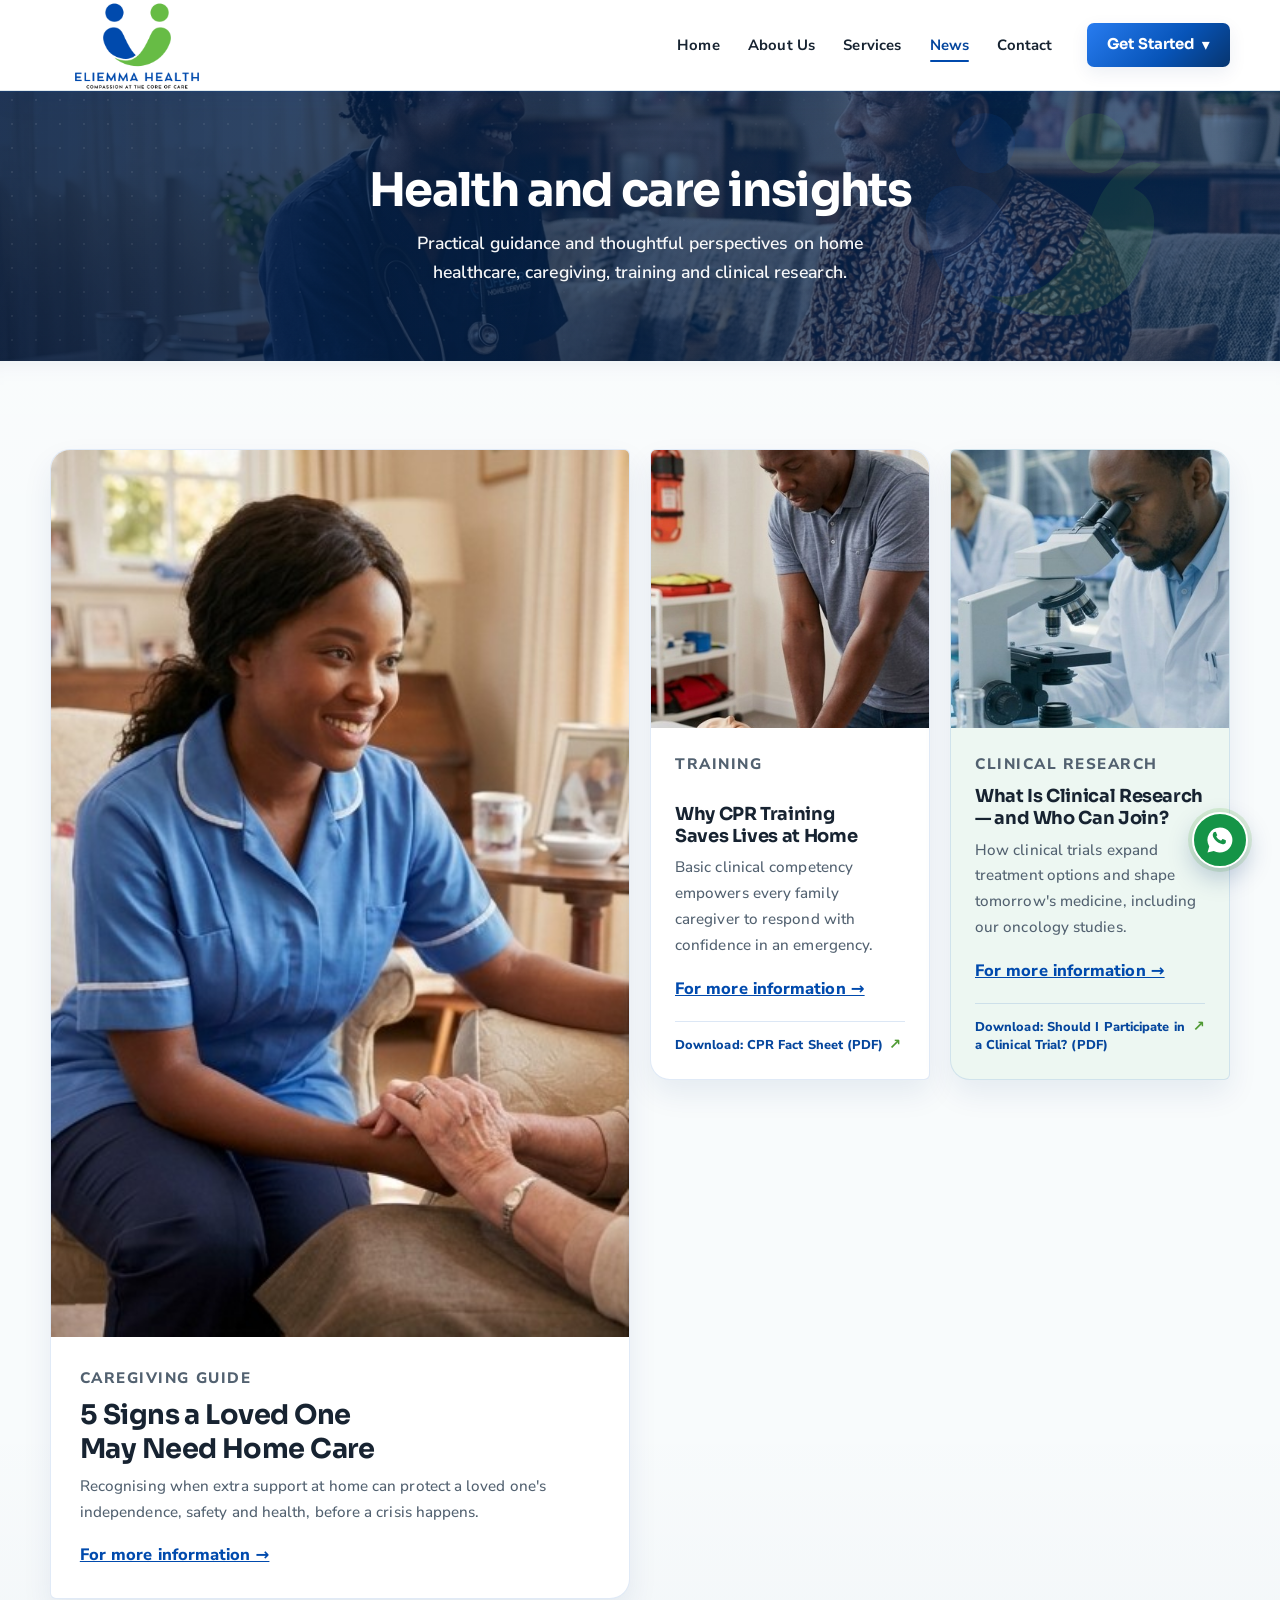
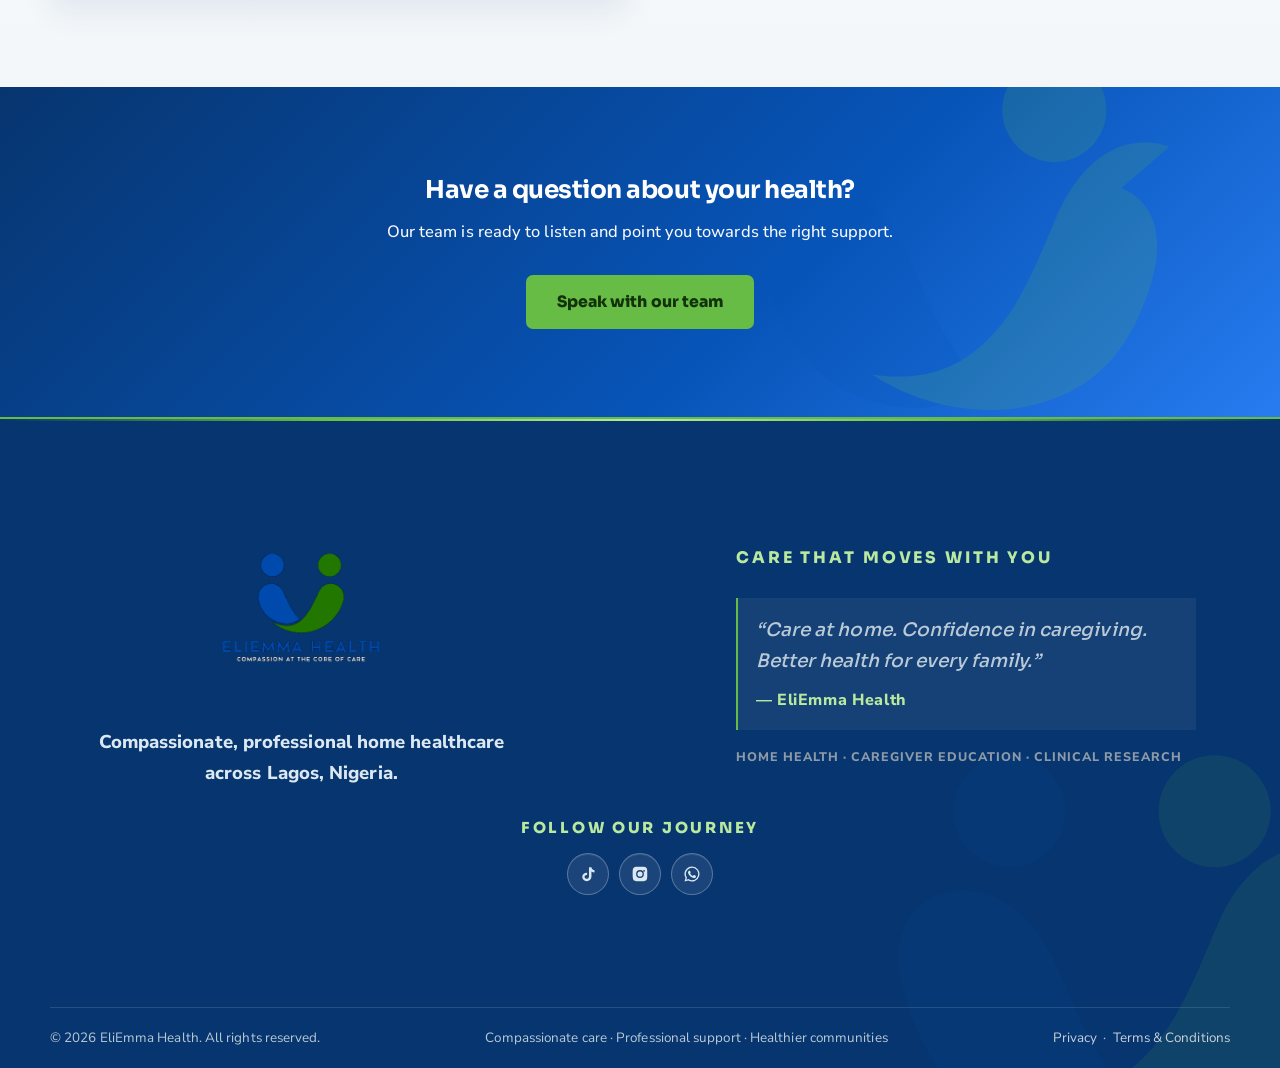
<file: pages/news.html>
<!DOCTYPE html>
<html lang="en">
<head>
<meta charset="UTF-8">
<meta name="viewport" content="width=device-width, initial-scale=1.0">
<title>News | EliEmma Health</title>
<meta name="description" content="News, articles and health guides from EliEmma Health.">
<meta property="og:title" content="News | EliEmma Health">
<meta property="og:description" content="News, articles and health guides from EliEmma Health.">
<meta property="og:type" content="website">
<meta property="og:image" content="../assets/images/og-image.jpg">
<link rel="icon" type="image/png" href="../assets/images/logo-transparent.png?v=3">
<link rel="apple-touch-icon" href="../assets/images/logo-transparent.png?v=3">
<meta name="theme-color" content="#07356f">
<link rel="preconnect" href="https://fonts.googleapis.com">
<link rel="preconnect" href="https://fonts.gstatic.com" crossorigin>
<link href="https://fonts.googleapis.com/css2?family=Sora:wght@400;600;700;800&family=Nunito+Sans:wght@400;600;700;800&display=swap" rel="stylesheet">
<link rel="stylesheet" href="../css/style.css">
</head>
<body>
<a class="skip-link" href="#main">Skip to main content</a>
<header class="site-header">
  <div class="container nav">
    <a href="../index.html" class="brand" aria-label="EliEmma Health — home"><img src="../assets/images/logo.png" alt="EliEmma Health logo" width="190" height="60"></a>
    <nav aria-label="Main navigation">
      <ul class="nav-links" id="primary-navigation">
        <li><a href="../index.html">Home</a></li>
        <li><a href="about.html">About Us</a></li>
        <li><a href="services.html">Services</a></li>
        <li><a href="news.html" aria-current="page">News</a></li>
        <li><a href="contact.html">Contact</a></li>
        <li class="nav-cta"><a href="contact.html" class="btn btn-primary btn-sm">Get Started</a></li>
      </ul>
    </nav>
    <button class="hamburger" type="button" aria-label="Open menu" aria-controls="primary-navigation" aria-expanded="false">☰</button>
  </div>
</header>
<main id="main">

<section class="page-hero news-page-hero">
  <div class="container reveal in">
    <!-- <nav class="breadcrumb" aria-label="Breadcrumb"><a href="../index.html">Home</a> &nbsp;/&nbsp; News</nav> -->
    <h1>Health and care insights</h1>
    <p>Practical guidance and thoughtful perspectives on home healthcare, caregiving, training and clinical research.</p>
  </div>
</section>

<section class="section">
  <div class="container">
    <!-- <p style="text-align:center;color:var(--muted);margin-bottom:2.5rem"><em>Starter articles below — client to supply 2–4 real articles for launch. Replace titles, text and covers as needed.</em></p> -->
    <div class="grid-3">
      <article class="news-card reveal">
        <img class="media-img" src="../assets/images/caregiver_nurse.jpg" alt="Caregiver nurse providing compassionate home healthcare support" width="380" height="583">
        <div class="news-card-body">
          <p class="news-meta">Caregiving Guide</p>
          <h3>5 Signs a Loved One May Need Home Care</h3>
          <p>Recognising when extra support at home can protect a loved one's independence, safety and health, before a crisis happens.</p>
          <!-- <a class="more" href="contact.html">Read more →</a> -->
          <a class="more" href="../assets/documents/identifying-changes.pdf" target="_blank" rel="noopener">For more information →</a>
        </div>
      </article>
      <article class="news-card reveal">
        <img class="media-img" src="../assets/images/cpr_training.jpg" alt="Caregiver practising CPR during professional healthcare training" width="367" height="585">
        <div class="news-card-body">
          <p class="news-meta">Training</p>
          <h3>Why CPR Training Saves Lives at Home</h3>
          <p>Basic clinical competency empowers every family caregiver to respond with confidence in an emergency.</p>
          <!-- <a class="more" href="contact.html">Read more →</a> -->
          <a class="more" href="https://www.avive.life/blog/why-is-cpr-important" target="_blank" rel="noopener">For more information →</a>
          <div class="news-resource-links" aria-label="CPR resources">
            <a href="../assets/documents/2025-cpr-fact-sheet.pdf" target="_blank" rel="noopener">Download: CPR Fact Sheet (PDF)</a>
          </div>
        </div>
      </article>
      <article class="news-card reveal">
        <img class="media-img" src="../assets/images/laboratory_microscope.jpg" alt="Laboratory microscope used in clinical research" width="374" height="575">
        <div class="news-card-body">
          <p class="news-meta">Clinical Research</p>
          <h3>What Is Clinical Research — and Who Can Join?</h3>
          <p>How clinical trials expand treatment options and shape tomorrow's medicine, including our oncology studies.</p>
          <!-- <a class="more" href="contact.html">Read more →</a> -->
          <a class="more" href="../assets/documents/clinical-trials-myths-and-facts.pdf" target="_blank" rel="noopener">For more information →</a>
          <div class="news-resource-links" aria-label="Clinical research resources">
            <a href="../assets/documents/should-i-participate-clinical-trial.pdf" target="_blank" rel="noopener">Download: Should I Participate in a Clinical Trial? (PDF)</a>
          </div>
        </div>
      </article>
    </div>
  </div>
</section>

<section class="cta-band section">
  <div class="container reveal">
    <h2>Have a question about your health?</h2>
    <p>Our team is ready to listen and point you towards the right support.</p>
    <a href="contact.html" class="btn btn-green">Speak with our team</a>
  </div>
</section>

</main>
<footer class="site-footer">
  <div class="container">
    <div class="footer-grid">
      <!-- Explore navigation temporarily commented out.
      <div class="footer-nav-col">
        <span class="footer-label">Explore EliEmma</span>
        <ul class="f-menu">
          <li><a href="../index.html">Home</a></li>
          <li><a href="about.html">About Us</a></li>
          <li><a href="services.html">Services</a></li>
          <li><a href="news.html">News</a></li>
          <li><a href="contact.html">Contact</a></li>
        </ul>
      </div>
      -->
      <div class="footer-mid">
        <img src="../assets/images/logo-transparent.png" alt="EliEmma Health logo" width="180" height="57">
        <p>Compassionate, professional home healthcare across Lagos, Nigeria.</p>
        <span class="footer-label">Follow our journey</span>
        <div class="socials">
          <a href="https://www.tiktok.com/@eliemmahealth" aria-label="TikTok" rel="noopener"><svg viewBox="0 0 24 24"><path d="M16.6 3c.4 2.2 1.8 3.7 4.1 3.9v3c-1.6 0-3-.5-4.1-1.3v6.4c0 3.9-2.7 6.5-6.3 6.5-3.4 0-6-2.4-6-5.7 0-3.4 2.9-5.9 6.5-5.6v3.1c-1.8-.4-3.4.7-3.4 2.5 0 1.5 1.2 2.6 2.8 2.6 1.8 0 3.1-1.3 3.1-3.5V3h3.3z"/></svg></a>
          <a href="https://www.instagram.com/eliemmahealth/" aria-label="Instagram" rel="noopener"><svg viewBox="0 0 24 24"><path d="M12 2.2c3.2 0 3.6 0 4.8.1 3.3.1 4.7 1.6 4.8 4.8.1 1.3.1 1.6.1 4.8s0 3.6-.1 4.8c-.1 3.2-1.5 4.7-4.8 4.8-1.3.1-1.6.1-4.8.1s-3.6 0-4.8-.1c-3.3-.1-4.7-1.6-4.8-4.8C2.2 15.6 2.2 15.2 2.2 12s0-3.6.1-4.8C2.5 4 4 2.5 7.2 2.4 8.4 2.3 8.8 2.2 12 2.2zm0 4.6a5.2 5.2 0 100 10.4 5.2 5.2 0 000-10.4zm0 8.6a3.4 3.4 0 110-6.8 3.4 3.4 0 010 6.8zm5.4-8.9a1.2 1.2 0 100 2.4 1.2 1.2 0 000-2.4z"/></svg></a>
          <a href="#" aria-label="Facebook (link pending)"><svg viewBox="0 0 24 24"><path d="M13.5 21v-7.8h2.6l.4-3h-3V8.3c0-.9.3-1.5 1.6-1.5h1.5V4.1c-.3 0-1.2-.1-2.3-.1-2.3 0-3.9 1.4-3.9 4v2.2H7.8v3h2.6V21h3.1z"/></svg></a>
          <a href="#" aria-label="Twitter / X (link pending)"><svg viewBox="0 0 24 24"><path d="M17.5 3h3.1l-6.8 7.8L21.8 21h-6.3l-4.9-6.4L5 21H1.9l7.3-8.3L2.2 3h6.4l4.4 5.9L17.5 3zm-1.1 16.1h1.7L7.7 4.7H5.9l10.5 14.4z"/></svg></a>
          <a href="https://wa.me/2349133972821" aria-label="Chat with us on WhatsApp" rel="noopener"><svg viewBox="0 0 24 24"><path d="M12 2a10 10 0 00-8.6 15.1L2 22l5-1.3A10 10 0 1012 2zm0 18.2c-1.5 0-3-.4-4.2-1.2l-.3-.2-3 .8.8-2.9-.2-.3A8.2 8.2 0 1112 20.2zm4.6-6.1c-.3-.1-1.5-.7-1.7-.8-.2-.1-.4-.1-.6.1-.2.3-.7.8-.8 1-.1.2-.3.2-.5.1a6.7 6.7 0 01-3.3-2.9c-.3-.4 0-.5.1-.7l.4-.5c.1-.2.1-.3 0-.5-.1-.1-.6-1.4-.8-1.9-.2-.5-.4-.4-.6-.4h-.5c-.2 0-.5.1-.7.3-.2.3-.9.9-.9 2.2s.9 2.5 1.1 2.7c.1.2 1.8 2.8 4.5 3.9 2.6 1 2.6.7 3.1.7.5-.1 1.5-.6 1.7-1.2.2-.6.2-1.1.2-1.2-.1-.1-.3-.2-.6-.3z"/></svg></a>
        </div>
      </div>
      <div class="footer-right">
        <span class="footer-label">Care that moves with you</span>
        <blockquote class="footer-quote"><p>“Care at home. Confidence in caregiving. Better health for every family.”</p><cite>— EliEmma Health</cite></blockquote>
        <p class="footer-services">Home health · caregiver education · clinical research</p>
      </div>
    </div>
    <div class="footer-bottom">
      <span class="footer-copyright">&copy; <span data-year></span> EliEmma Health. All rights reserved.</span>
      <span>Compassionate care · Professional support · Healthier communities</span>
      <span><a href="privacy.html">Privacy</a> &nbsp;·&nbsp; <a href="terms.html">Terms &amp; Conditions</a></span>
    </div>
  </div>
</footer>
<a class="wa-float" href="https://wa.me/2349133972821" aria-label="Chat with EliEmma Health on WhatsApp" rel="noopener"><svg viewBox="0 0 24 24"><path d="M12 2a10 10 0 00-8.6 15.1L2 22l5-1.3A10 10 0 1012 2zm4.6 12.1c-.2.6-1.2 1.1-1.7 1.2-.5 0-.5.3-3.1-.7-2.7-1.1-4.4-3.7-4.5-3.9-.2-.2-1.1-1.4-1.1-2.7s.7-1.9.9-2.2c.2-.2.5-.3.7-.3h.5c.2 0 .4-.1.6.4.2.5.7 1.8.8 1.9.1.2.1.3 0 .5l-.4.5c-.1.2-.4.3-.1.7a6.7 6.7 0 003.3 2.9c.2.1.4.1.5-.1.1-.2.6-.7.8-1 .2-.2.4-.2.6-.1.2.1 1.4.7 1.7.8.3.1.5.2.6.3.1.1.1.6-.1 1.2z"/></svg></a>
<script src="../js/main.js"></script>
</body>
</html>
</file>
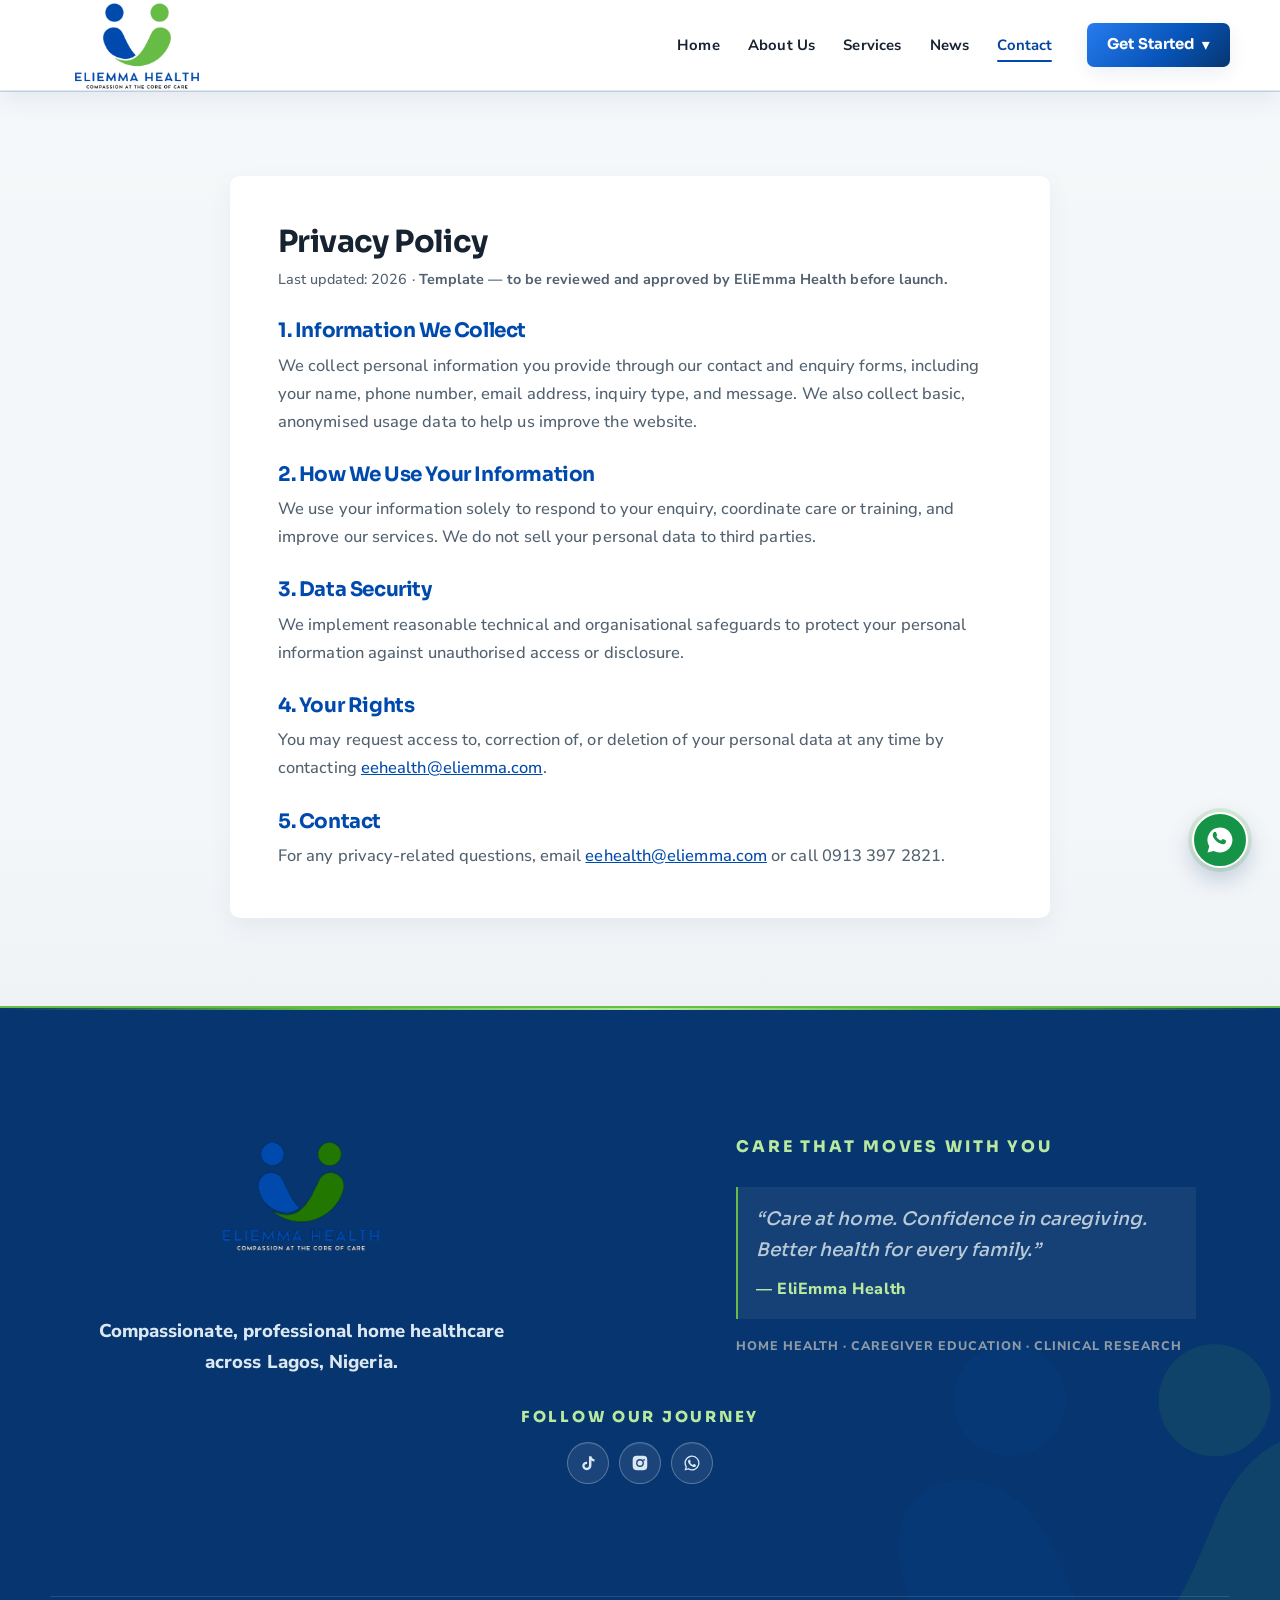
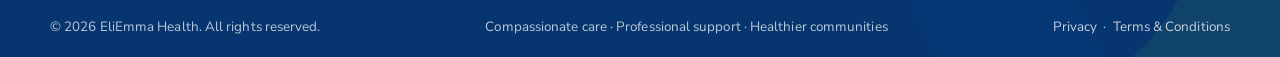
<file: pages/privacy.html>
<!DOCTYPE html>
<html lang="en">
<head>
<meta charset="UTF-8">
<meta name="viewport" content="width=device-width, initial-scale=1.0">
<title>Privacy Policy | EliEmma Health</title>
<meta name="description" content="How EliEmma Health collects, uses, and protects your personal information.">
<meta property="og:title" content="Privacy Policy | EliEmma Health">
<meta property="og:description" content="How EliEmma Health collects, uses, and protects your personal information.">
<meta property="og:type" content="website">
<meta property="og:image" content="../assets/images/og-image.jpg">
<link rel="icon" type="image/png" href="../assets/images/logo-transparent.png?v=3">
<link rel="apple-touch-icon" href="../assets/images/logo-transparent.png?v=3">
<meta name="theme-color" content="#07356f">
<link rel="preconnect" href="https://fonts.googleapis.com">
<link rel="preconnect" href="https://fonts.gstatic.com" crossorigin>
<link href="https://fonts.googleapis.com/css2?family=Sora:wght@400;600;700;800&family=Nunito+Sans:wght@400;600;700;800&display=swap" rel="stylesheet">
<link rel="stylesheet" href="../css/style.css">
</head>
<body>
<a class="skip-link" href="#main">Skip to main content</a>
<header class="site-header">
  <div class="container nav">
    <a href="../index.html" class="brand" aria-label="EliEmma Health — home"><img src="../assets/images/logo.png" alt="EliEmma Health logo" width="190" height="60"></a>
    <nav aria-label="Main navigation">
      <ul class="nav-links" id="primary-navigation">
        <li><a href="../index.html">Home</a></li>
        <li><a href="about.html">About Us</a></li>
        <li><a href="services.html">Services</a></li>
        <li><a href="news.html">News</a></li>
        <li><a href="contact.html" aria-current="page">Contact</a></li>
        <li class="nav-cta"><a href="contact.html" class="btn btn-primary btn-sm">Get Started</a></li>
      </ul>
    </nav>
    <button class="hamburger" type="button" aria-label="Open menu" aria-controls="primary-navigation" aria-expanded="false">☰</button>
  </div>
</header>
<main id="main">

<section class="section"><div class="container">
  <article class="legal">
    <h1>Privacy Policy</h1>
    <p class="updated">Last updated: <span data-year></span> · <strong>Template — to be reviewed and approved by EliEmma Health before launch.</strong></p>
    <h2>1. Information We Collect</h2>
    <p>We collect personal information you provide through our contact and enquiry forms, including your name, phone number, email address, inquiry type, and message. We also collect basic, anonymised usage data to help us improve the website.</p>
    <h2>2. How We Use Your Information</h2>
    <p>We use your information solely to respond to your enquiry, coordinate care or training, and improve our services. We do not sell your personal data to third parties.</p>
    <h2>3. Data Security</h2>
    <p>We implement reasonable technical and organisational safeguards to protect your personal information against unauthorised access or disclosure.</p>
    <h2>4. Your Rights</h2>
    <p>You may request access to, correction of, or deletion of your personal data at any time by contacting <a href="mailto:eehealth@eliemma.com">eehealth@eliemma.com</a>.</p>
    <h2>5. Contact</h2>
    <p>For any privacy-related questions, email <a href="mailto:eehealth@eliemma.com">eehealth@eliemma.com</a> or call 0913 397 2821.</p>
  </article>
</div></section>

</main>
<footer class="site-footer">
  <div class="container">
    <div class="footer-grid">
      <!-- Explore navigation temporarily commented out.
      <div class="footer-nav-col">
        <span class="footer-label">Explore EliEmma</span>
        <ul class="f-menu">
          <li><a href="../index.html">Home</a></li>
          <li><a href="about.html">About Us</a></li>
          <li><a href="services.html">Services</a></li>
          <li><a href="news.html">News</a></li>
          <li><a href="contact.html">Contact</a></li>
        </ul>
      </div>
      -->
      <div class="footer-mid">
        <img src="../assets/images/logo-transparent.png" alt="EliEmma Health logo" width="180" height="57">
        <p>Compassionate, professional home healthcare across Lagos, Nigeria.</p>
        <span class="footer-label">Follow our journey</span>
        <div class="socials">
          <a href="https://www.tiktok.com/@eliemmahealth" aria-label="TikTok" rel="noopener"><svg viewBox="0 0 24 24"><path d="M16.6 3c.4 2.2 1.8 3.7 4.1 3.9v3c-1.6 0-3-.5-4.1-1.3v6.4c0 3.9-2.7 6.5-6.3 6.5-3.4 0-6-2.4-6-5.7 0-3.4 2.9-5.9 6.5-5.6v3.1c-1.8-.4-3.4.7-3.4 2.5 0 1.5 1.2 2.6 2.8 2.6 1.8 0 3.1-1.3 3.1-3.5V3h3.3z"/></svg></a>
          <a href="https://www.instagram.com/eliemmahealth/" aria-label="Instagram" rel="noopener"><svg viewBox="0 0 24 24"><path d="M12 2.2c3.2 0 3.6 0 4.8.1 3.3.1 4.7 1.6 4.8 4.8.1 1.3.1 1.6.1 4.8s0 3.6-.1 4.8c-.1 3.2-1.5 4.7-4.8 4.8-1.3.1-1.6.1-4.8.1s-3.6 0-4.8-.1c-3.3-.1-4.7-1.6-4.8-4.8C2.2 15.6 2.2 15.2 2.2 12s0-3.6.1-4.8C2.5 4 4 2.5 7.2 2.4 8.4 2.3 8.8 2.2 12 2.2zm0 4.6a5.2 5.2 0 100 10.4 5.2 5.2 0 000-10.4zm0 8.6a3.4 3.4 0 110-6.8 3.4 3.4 0 010 6.8zm5.4-8.9a1.2 1.2 0 100 2.4 1.2 1.2 0 000-2.4z"/></svg></a>
          <a href="#" aria-label="Facebook (link pending)"><svg viewBox="0 0 24 24"><path d="M13.5 21v-7.8h2.6l.4-3h-3V8.3c0-.9.3-1.5 1.6-1.5h1.5V4.1c-.3 0-1.2-.1-2.3-.1-2.3 0-3.9 1.4-3.9 4v2.2H7.8v3h2.6V21h3.1z"/></svg></a>
          <a href="#" aria-label="Twitter / X (link pending)"><svg viewBox="0 0 24 24"><path d="M17.5 3h3.1l-6.8 7.8L21.8 21h-6.3l-4.9-6.4L5 21H1.9l7.3-8.3L2.2 3h6.4l4.4 5.9L17.5 3zm-1.1 16.1h1.7L7.7 4.7H5.9l10.5 14.4z"/></svg></a>
          <a href="https://wa.me/2349133972821" aria-label="Chat with us on WhatsApp" rel="noopener"><svg viewBox="0 0 24 24"><path d="M12 2a10 10 0 00-8.6 15.1L2 22l5-1.3A10 10 0 1012 2zm0 18.2c-1.5 0-3-.4-4.2-1.2l-.3-.2-3 .8.8-2.9-.2-.3A8.2 8.2 0 1112 20.2zm4.6-6.1c-.3-.1-1.5-.7-1.7-.8-.2-.1-.4-.1-.6.1-.2.3-.7.8-.8 1-.1.2-.3.2-.5.1a6.7 6.7 0 01-3.3-2.9c-.3-.4 0-.5.1-.7l.4-.5c.1-.2.1-.3 0-.5-.1-.1-.6-1.4-.8-1.9-.2-.5-.4-.4-.6-.4h-.5c-.2 0-.5.1-.7.3-.2.3-.9.9-.9 2.2s.9 2.5 1.1 2.7c.1.2 1.8 2.8 4.5 3.9 2.6 1 2.6.7 3.1.7.5-.1 1.5-.6 1.7-1.2.2-.6.2-1.1.2-1.2-.1-.1-.3-.2-.6-.3z"/></svg></a>
        </div>
      </div>
      <div class="footer-right">
        <span class="footer-label">Care that moves with you</span>
        <blockquote class="footer-quote"><p>“Care at home. Confidence in caregiving. Better health for every family.”</p><cite>— EliEmma Health</cite></blockquote>
        <p class="footer-services">Home health · caregiver education · clinical research</p>
      </div>
    </div>
    <div class="footer-bottom">
      <span class="footer-copyright">&copy; <span data-year></span> EliEmma Health. All rights reserved.</span>
      <span>Compassionate care · Professional support · Healthier communities</span>
      <span><a href="privacy.html">Privacy</a> &nbsp;·&nbsp; <a href="terms.html">Terms &amp; Conditions</a></span>
    </div>
  </div>
</footer>
<a class="wa-float" href="https://wa.me/2349133972821" aria-label="Chat with EliEmma Health on WhatsApp" rel="noopener"><svg viewBox="0 0 24 24"><path d="M12 2a10 10 0 00-8.6 15.1L2 22l5-1.3A10 10 0 1012 2zm4.6 12.1c-.2.6-1.2 1.1-1.7 1.2-.5 0-.5.3-3.1-.7-2.7-1.1-4.4-3.7-4.5-3.9-.2-.2-1.1-1.4-1.1-2.7s.7-1.9.9-2.2c.2-.2.5-.3.7-.3h.5c.2 0 .4-.1.6.4.2.5.7 1.8.8 1.9.1.2.1.3 0 .5l-.4.5c-.1.2-.4.3-.1.7a6.7 6.7 0 003.3 2.9c.2.1.4.1.5-.1.1-.2.6-.7.8-1 .2-.2.4-.2.6-.1.2.1 1.4.7 1.7.8.3.1.5.2.6.3.1.1.1.6-.1 1.2z"/></svg></a>
<script src="../js/main.js"></script>
</body>
</html>
</file>
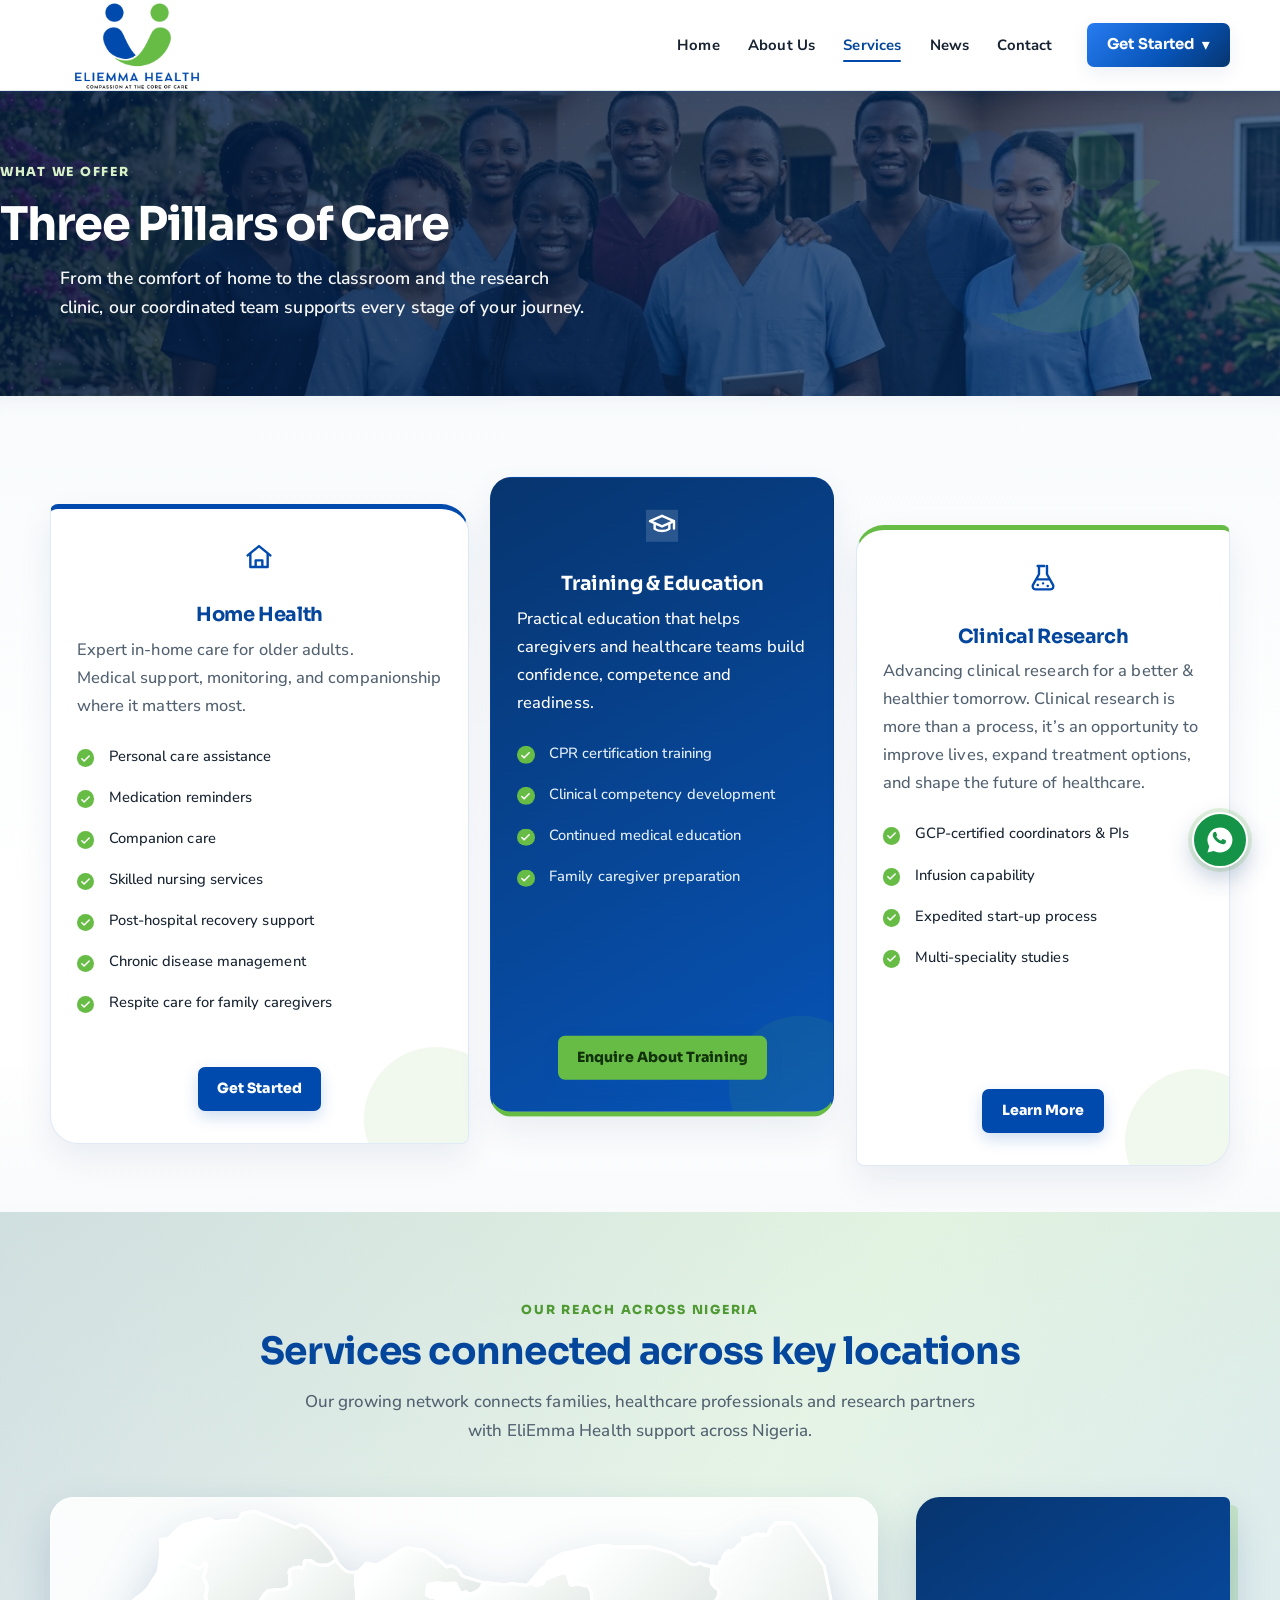
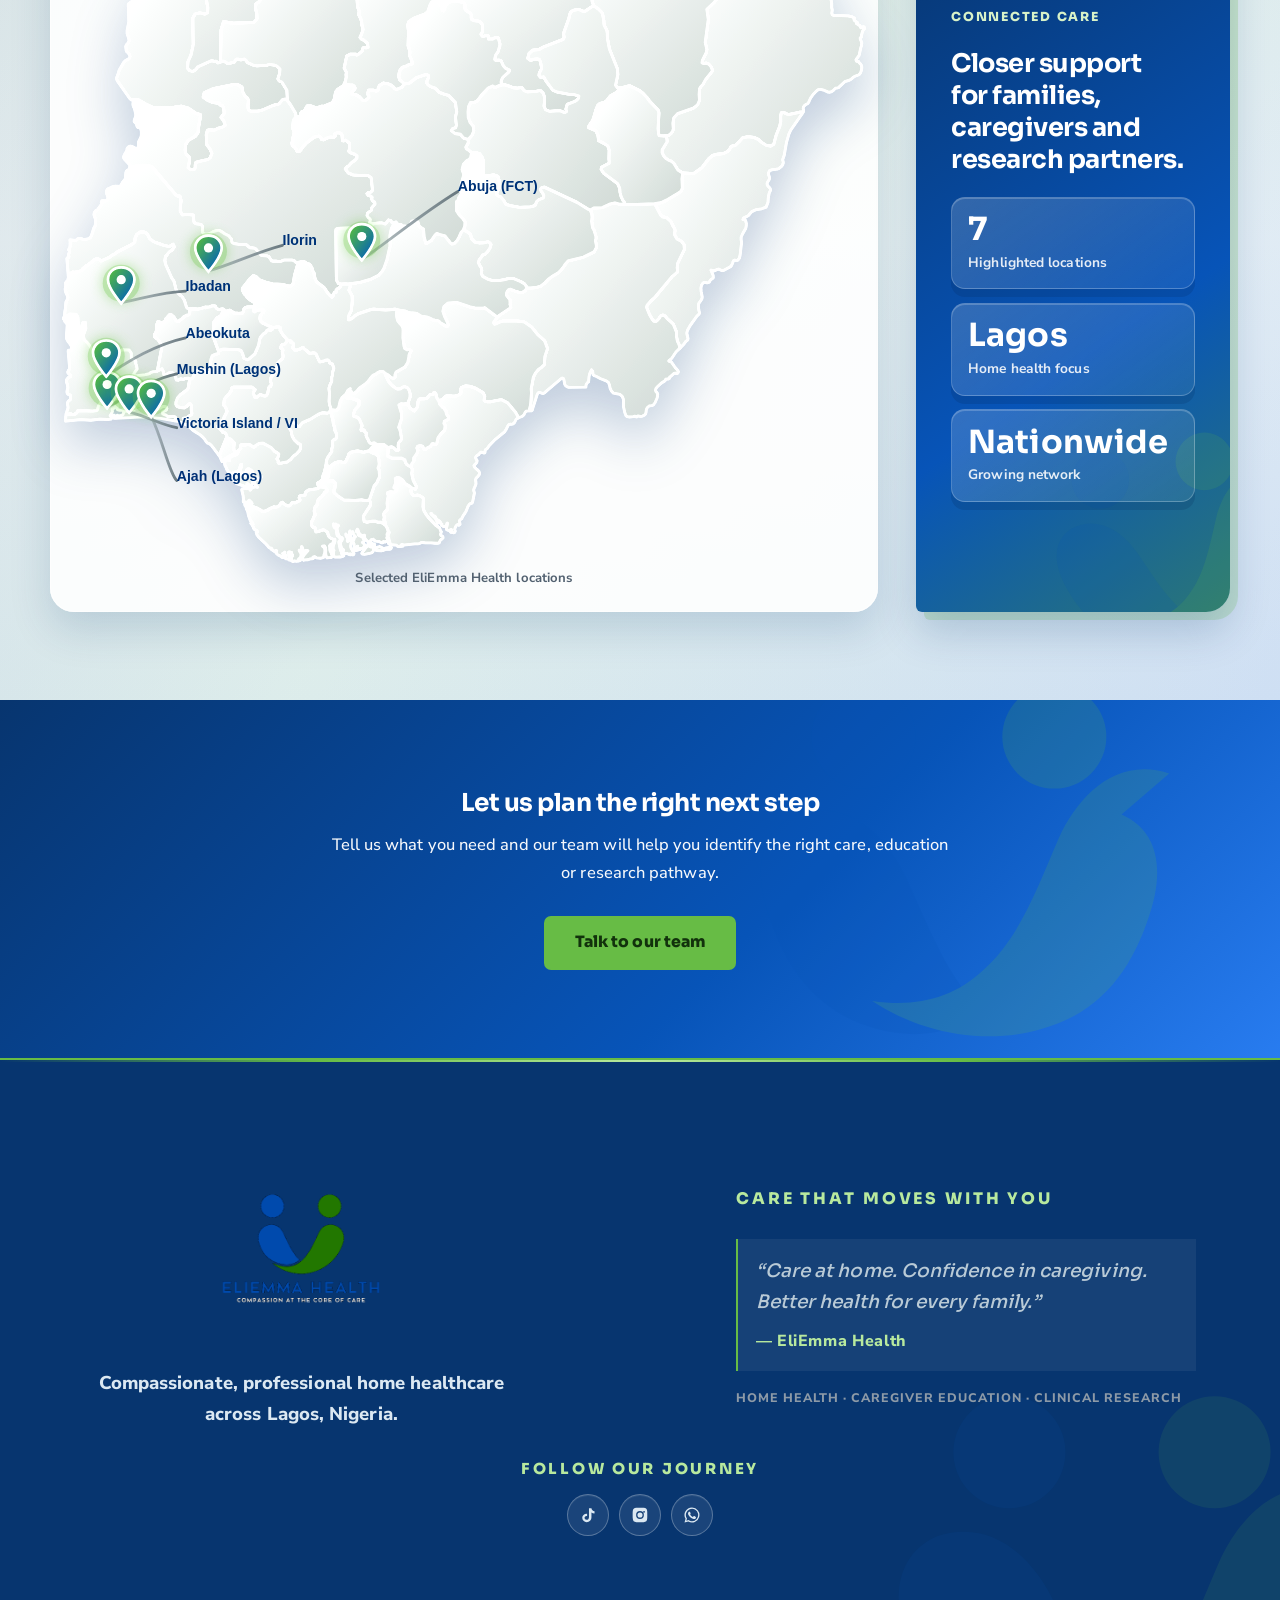
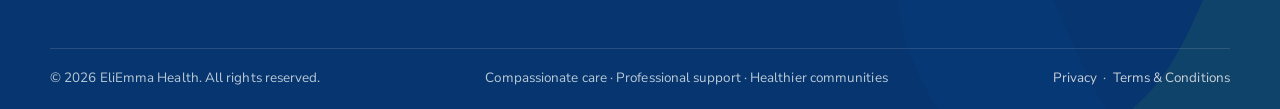
<file: pages/services.html>
<!DOCTYPE html>
<html lang="en">
<head>
<meta charset="UTF-8">
<meta name="viewport" content="width=device-width, initial-scale=1.0">
<title>Services | EliEmma Health</title>
<meta name="description" content="Explore EliEmma Health home healthcare, caregiver training, and clinical research services in Lagos, Nigeria.">
<meta property="og:title" content="Services | EliEmma Health">
<meta property="og:description" content="Explore EliEmma Health home healthcare, caregiver training, and clinical research services in Lagos, Nigeria.">
<meta property="og:type" content="website">
<meta property="og:image" content="../assets/images/og-image.jpg">
<link rel="icon" type="image/png" href="../assets/images/logo-transparent.png?v=3">
<link rel="apple-touch-icon" href="../assets/images/logo-transparent.png?v=3">
<meta name="theme-color" content="#07356f">
<link rel="preconnect" href="https://fonts.googleapis.com">
<link rel="preconnect" href="https://fonts.gstatic.com" crossorigin>
<link href="https://fonts.googleapis.com/css2?family=Sora:wght@400;600;700;800&family=Nunito+Sans:wght@400;600;700;800&display=swap" rel="stylesheet">
<link rel="stylesheet" href="../css/style.css">
</head>
<body>
<a class="skip-link" href="#main">Skip to main content</a>
<header class="site-header">
  <div class="container nav">
    <a href="../index.html" class="brand" aria-label="EliEmma Health — home"><img src="../assets/images/logo.png" alt="EliEmma Health logo" width="190" height="60"></a>
    <nav aria-label="Main navigation">
      <ul class="nav-links" id="primary-navigation">
        <li><a href="../index.html">Home</a></li>
        <li><a href="about.html">About Us</a></li>
        <li><a href="services.html" aria-current="page">Services</a></li>
        <li><a href="news.html">News</a></li>
        <li><a href="contact.html">Contact</a></li>
        <li class="nav-cta"><a href="enroll.html" class="btn btn-primary btn-sm">Get Started</a></li>
      </ul>
    </nav>
    <button class="hamburger" type="button" aria-label="Open menu" aria-controls="primary-navigation" aria-expanded="false">☰</button>
  </div>
</header>
<main id="main">

<section class="page-hero services-page-hero">
  <div class="container reveal in">
    <!-- <nav class="breadcrumb" aria-label="Breadcrumb"><a href="../index.html">Home</a> &nbsp;&nbsp; Services</nav> -->
    <span class="eyebrow page-hero-eyebrow">What We Offer</span>
    <h1>Three Pillars of Care</h1>
    <p>From the comfort of home to the classroom and the research clinic, our coordinated team supports every stage of your journey.</p>
  </div>
</section>

<section class="section services-overview">
  <div class="container">
    <!-- <div class="section-head reveal">
      <span class="eyebrow">What We Offer</span>
      <h2>Three Pillars of Care</h2>
      <p>From the comfort of home to the classroom and the research clinic. One Coordinated Team.</p>
    </div> -->
    <div class="grid-3 services-grid">
      <article class="card reveal">
        <div class="icon-badge"><svg aria-hidden="true" viewBox="0 0 24 24" fill="none" stroke="currentColor" stroke-width="1.8" stroke-linecap="round" stroke-linejoin="round"><path d="m3.5 10.8 8.5-7 8.5 7"/><path d="M5.5 9.7v9.8h13V9.7M9.5 19.5v-5h5v5"/></svg></div>
        <h3>Home Health</h3>
        <p>Expert in-home care for older adults.<br>Medical support, monitoring, and companionship where it matters most.</p>
        <ul class="check-list" style="font-size:.92rem;margin-top:1rem">
          <li>Personal care assistance</li><li>Medication reminders</li><li>Companion care</li>
          <li>Skilled nursing services</li><li>Post-hospital recovery support</li>
          <li>Chronic disease management</li><li>Respite care for family caregivers</li>
        </ul>
        <a class="btn btn-primary btn-sm" href="enroll.html">Get Started</a>
      </article>
      <article class="card reveal">
        <div class="icon-badge"><svg aria-hidden="true" viewBox="0 0 24 24" fill="none" stroke="currentColor" stroke-width="1.8" stroke-linecap="round" stroke-linejoin="round"><path d="m3 8.5 9-4 9 4-9 4-9-4Z"/><path d="M6.5 10.2v4.1c2.8 2.1 8.2 2.1 11 0v-4.1M21 9v5"/></svg></div>
        <h3>Training &amp; Education</h3>
        <p>Practical education that helps caregivers and healthcare teams build confidence, competence and readiness.</p>
        <ul class="check-list" style="font-size:.92rem;margin-top:1rem">
          <li>CPR certification training</li><li>Clinical competency development</li>
          <li>Continued medical education</li><li>Family caregiver preparation</li>
        </ul>
        <a class="btn btn-primary btn-sm" href="training-education.html">Enquire About Training</a>
      </article>
      <article class="card reveal">
        <div class="icon-badge"><svg aria-hidden="true" viewBox="0 0 24 24" fill="none" stroke="currentColor" stroke-width="1.8" stroke-linecap="round" stroke-linejoin="round"><path d="M9 3v6.2l-4.5 8a2.2 2.2 0 0 0 1.9 3.3h11.2a2.2 2.2 0 0 0 1.9-3.3l-4.5-8V3M7.2 13h9.6M8 3h5"/><path d="M8 17.2h.1M12 16h.1M15.5 18h.1"/></svg></div>
        <h3>Clinical Research</h3>
        <p>Advancing clinical research for a better &amp; healthier tomorrow. Clinical research is more than a process, it&rsquo;s an opportunity to improve lives, expand treatment options, and shape the future of healthcare.</p>
        <ul class="check-list" style="font-size:.92rem;margin-top:1rem">
          <li>GCP-certified coordinators &amp; PIs</li><li>Infusion capability</li>
          <li>Expedited start-up process</li><li>Multi-speciality studies</li>
        </ul>
        <a class="btn btn-primary btn-sm" href="clinical-research.html">Learn More</a>
      </article>
    </div>
  </div>
</section>

<section class="section clinical-sites-section services-map-section">
  <div class="container">
    <div class="section-head clinical-sites-heading">
      <span class="eyebrow">Our reach across Nigeria</span>
      <h2>Services connected across key locations</h2>
      <p>Our growing network connects families, healthcare professionals and research partners with EliEmma Health support across Nigeria.</p>
    </div>
    <div class="clinical-sites-layout">
      <figure class="clinical-sites-map-card reveal">
        <img src="../assets/images/nigeria-clinical-sites.svg" alt="Map of Nigeria showing EliEmma Health service and research locations in Ajah, Victoria Island, Mushin, Ibadan, Abeokuta, Ilorin and Abuja" width="1000" height="812" loading="lazy">
        <figcaption>Selected EliEmma Health locations</figcaption>
      </figure>
      <aside class="clinical-sites-metrics reveal reveal-right" aria-label="EliEmma Health location highlights">
        <span class="eyebrow">Connected care</span>
        <h3>Closer support for families, caregivers and research partners.</h3>
        <div class="clinical-sites-metric-list">
          <div class="clinical-sites-metric"><strong>7</strong><span>Highlighted locations</span></div>
          <div class="clinical-sites-metric"><strong>Lagos</strong><span>Home health focus</span></div>
          <div class="clinical-sites-metric"><strong>Nationwide</strong><span>Growing network</span></div>
        </div>
      </aside>
    </div>
  </div>
</section>

<section class="cta-band section">
  <div class="container reveal">
    <h2>Let us plan the right next step</h2>
    <p>Tell us what you need and our team will help you identify the right care, education or research pathway.</p>
    <a href="contact.html" class="btn btn-green">Talk to our team</a>
  </div>
</section>

</main>
<footer class="site-footer">
  <div class="container">
    <div class="footer-grid">
      <!-- Explore navigation temporarily commented out.
      <div class="footer-nav-col">
        <span class="footer-label">Explore EliEmma</span>
        <ul class="f-menu">
          <li><a href="../index.html">Home</a></li>
          <li><a href="about.html">About Us</a></li>
          <li><a href="services.html">Services</a></li>
          <li><a href="training-education.html">Training &amp; Education</a></li>
          <li><a href="news.html">News</a></li>
          <li><a href="contact.html">Contact</a></li>
        </ul>
      </div>
      -->
      <div class="footer-mid">
        <img src="../assets/images/logo-transparent.png" alt="EliEmma Health logo" width="180" height="57">
        <p>Compassionate, professional home healthcare across Lagos, Nigeria.</p>
        <span class="footer-label">Follow our journey</span>
        <div class="socials">
          <a href="https://www.tiktok.com/@eliemmahealth" aria-label="TikTok" rel="noopener"><svg viewBox="0 0 24 24"><path d="M16.6 3c.4 2.2 1.8 3.7 4.1 3.9v3c-1.6 0-3-.5-4.1-1.3v6.4c0 3.9-2.7 6.5-6.3 6.5-3.4 0-6-2.4-6-5.7 0-3.4 2.9-5.9 6.5-5.6v3.1c-1.8-.4-3.4.7-3.4 2.5 0 1.5 1.2 2.6 2.8 2.6 1.8 0 3.1-1.3 3.1-3.5V3h3.3z"/></svg></a>
          <a href="https://www.instagram.com/eliemmahealth/" aria-label="Instagram" rel="noopener"><svg viewBox="0 0 24 24"><path d="M12 2.2c3.2 0 3.6 0 4.8.1 3.3.1 4.7 1.6 4.8 4.8.1 1.3.1 1.6.1 4.8s0 3.6-.1 4.8c-.1 3.2-1.5 4.7-4.8 4.8-1.3.1-1.6.1-4.8.1s-3.6 0-4.8-.1c-3.3-.1-4.7-1.6-4.8-4.8C2.2 15.6 2.2 15.2 2.2 12s0-3.6.1-4.8C2.5 4 4 2.5 7.2 2.4 8.4 2.3 8.8 2.2 12 2.2zm0 4.6a5.2 5.2 0 100 10.4 5.2 5.2 0 000-10.4zm0 8.6a3.4 3.4 0 110-6.8 3.4 3.4 0 010 6.8zm5.4-8.9a1.2 1.2 0 100 2.4 1.2 1.2 0 000-2.4z"/></svg></a>
          <a href="#" aria-label="Facebook (link pending)"><svg viewBox="0 0 24 24"><path d="M13.5 21v-7.8h2.6l.4-3h-3V8.3c0-.9.3-1.5 1.6-1.5h1.5V4.1c-.3 0-1.2-.1-2.3-.1-2.3 0-3.9 1.4-3.9 4v2.2H7.8v3h2.6V21h3.1z"/></svg></a>
          <a href="#" aria-label="Twitter / X (link pending)"><svg viewBox="0 0 24 24"><path d="M17.5 3h3.1l-6.8 7.8L21.8 21h-6.3l-4.9-6.4L5 21H1.9l7.3-8.3L2.2 3h6.4l4.4 5.9L17.5 3zm-1.1 16.1h1.7L7.7 4.7H5.9l10.5 14.4z"/></svg></a>
          <a href="https://wa.me/2349133972821" aria-label="Chat with us on WhatsApp" rel="noopener"><svg viewBox="0 0 24 24"><path d="M12 2a10 10 0 00-8.6 15.1L2 22l5-1.3A10 10 0 1012 2zm0 18.2c-1.5 0-3-.4-4.2-1.2l-.3-.2-3 .8.8-2.9-.2-.3A8.2 8.2 0 1112 20.2zm4.6-6.1c-.3-.1-1.5-.7-1.7-.8-.2-.1-.4-.1-.6.1-.2.3-.7.8-.8 1-.1.2-.3.2-.5.1a6.7 6.7 0 01-3.3-2.9c-.3-.4 0-.5.1-.7l.4-.5c.1-.2.1-.3 0-.5-.1-.1-.6-1.4-.8-1.9-.2-.5-.4-.4-.6-.4h-.5c-.2 0-.5.1-.7.3-.2.3-.9.9-.9 2.2s.9 2.5 1.1 2.7c.1.2 1.8 2.8 4.5 3.9 2.6 1 2.6.7 3.1.7.5-.1 1.5-.6 1.7-1.2.2-.6.2-1.1.2-1.2-.1-.1-.3-.2-.6-.3z"/></svg></a>
        </div>
      </div>
      <div class="footer-right">
        <span class="footer-label">Care that moves with you</span>
        <blockquote class="footer-quote"><p>“Care at home. Confidence in caregiving. Better health for every family.”</p><cite>— EliEmma Health</cite></blockquote>
        <p class="footer-services">Home health · caregiver education · clinical research</p>
      </div>
    </div>
    <div class="footer-bottom">
      <span class="footer-copyright">&copy; <span data-year></span> EliEmma Health. All rights reserved.</span>
      <span>Compassionate care · Professional support · Healthier communities</span>
      <span><a href="privacy.html">Privacy</a> &nbsp;·&nbsp; <a href="terms.html">Terms &amp; Conditions</a></span>
    </div>
  </div>
</footer>
<a class="wa-float" href="https://wa.me/2349133972821" aria-label="Chat with EliEmma Health on WhatsApp" rel="noopener"><svg viewBox="0 0 24 24"><path d="M12 2a10 10 0 00-8.6 15.1L2 22l5-1.3A10 10 0 1012 2zm4.6 12.1c-.2.6-1.2 1.1-1.7 1.2-.5 0-.5.3-3.1-.7-2.7-1.1-4.4-3.7-4.5-3.9-.2-.2-1.1-1.4-1.1-2.7s.7-1.9.9-2.2c.2-.2.5-.3.7-.3h.5c.2 0 .4-.1.6.4.2.5.7 1.8.8 1.9.1.2.1.3 0 .5l-.4.5c-.1.2-.4.3-.1.7a6.7 6.7 0 003.3 2.9c.2.1.4.1.5-.1.1-.2.6-.7.8-1 .2-.2.4-.2.6-.1.2.1 1.4.7 1.7.8.3.1.5.2.6.3.1.1.1.6-.1 1.2z"/></svg></a>
<script src="../js/main.js"></script>
</body>
</html>
</file>
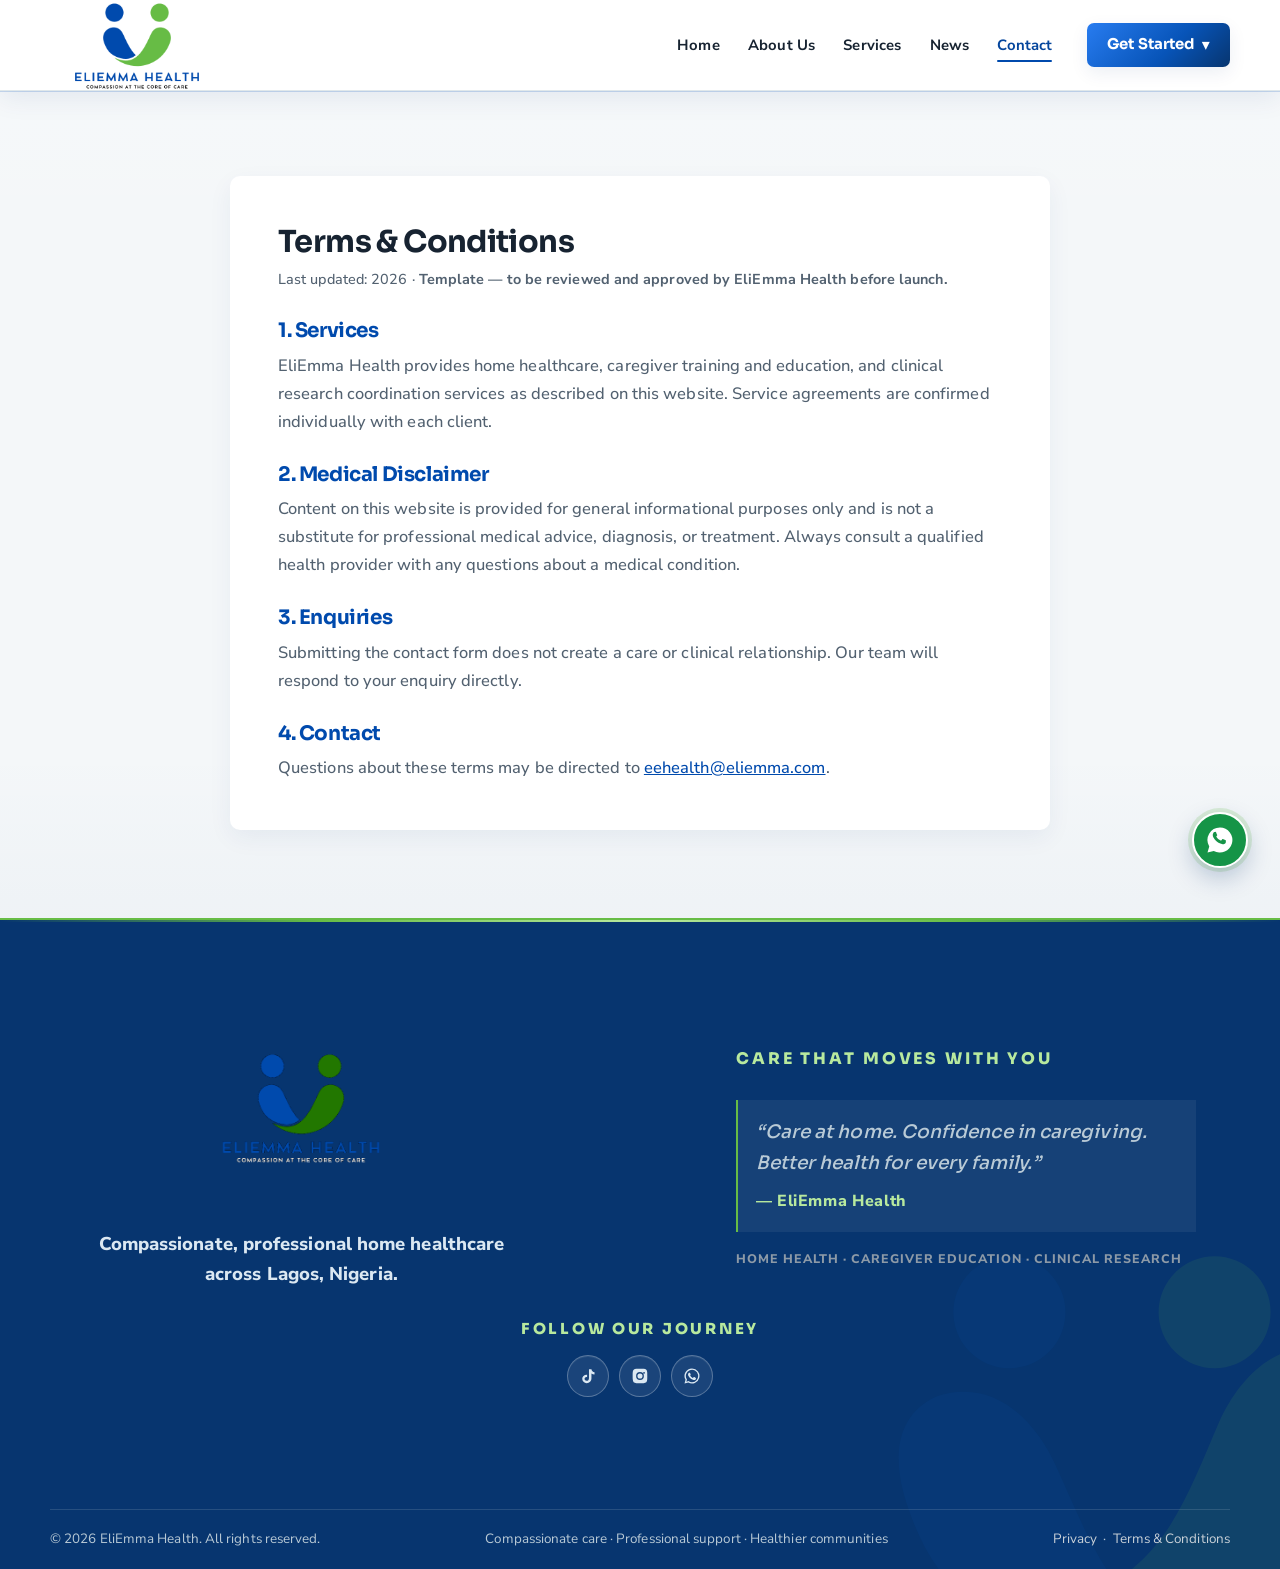
<file: pages/terms.html>
<!DOCTYPE html>
<html lang="en">
<head>
<meta charset="UTF-8">
<meta name="viewport" content="width=device-width, initial-scale=1.0">
<title>Terms & Conditions | EliEmma Health</title>
<meta name="description" content="The terms governing use of the EliEmma Health website and services.">
<meta property="og:title" content="Terms & Conditions | EliEmma Health">
<meta property="og:description" content="The terms governing use of the EliEmma Health website and services.">
<meta property="og:type" content="website">
<meta property="og:image" content="../assets/images/og-image.jpg">
<link rel="icon" type="image/png" href="../assets/images/logo-transparent.png?v=3">
<link rel="apple-touch-icon" href="../assets/images/logo-transparent.png?v=3">
<meta name="theme-color" content="#07356f">
<link rel="preconnect" href="https://fonts.googleapis.com">
<link rel="preconnect" href="https://fonts.gstatic.com" crossorigin>
<link href="https://fonts.googleapis.com/css2?family=Sora:wght@400;600;700;800&family=Nunito+Sans:wght@400;600;700;800&display=swap" rel="stylesheet">
<link rel="stylesheet" href="../css/style.css">
</head>
<body>
<a class="skip-link" href="#main">Skip to main content</a>
<header class="site-header">
  <div class="container nav">
    <a href="../index.html" class="brand" aria-label="EliEmma Health — home"><img src="../assets/images/logo.png" alt="EliEmma Health logo" width="190" height="60"></a>
    <nav aria-label="Main navigation">
      <ul class="nav-links" id="primary-navigation">
        <li><a href="../index.html">Home</a></li>
        <li><a href="about.html">About Us</a></li>
        <li><a href="services.html">Services</a></li>
        <li><a href="news.html">News</a></li>
        <li><a href="contact.html" aria-current="page">Contact</a></li>
        <li class="nav-cta"><a href="contact.html" class="btn btn-primary btn-sm">Get Started</a></li>
      </ul>
    </nav>
    <button class="hamburger" type="button" aria-label="Open menu" aria-controls="primary-navigation" aria-expanded="false">☰</button>
  </div>
</header>
<main id="main">

<section class="section"><div class="container">
  <article class="legal">
    <h1>Terms &amp; Conditions</h1>
    <p class="updated">Last updated: <span data-year></span> · <strong>Template — to be reviewed and approved by EliEmma Health before launch.</strong></p>
    <h2>1. Services</h2>
    <p>EliEmma Health provides home healthcare, caregiver training and education, and clinical research coordination services as described on this website. Service agreements are confirmed individually with each client.</p>
    <h2>2. Medical Disclaimer</h2>
    <p>Content on this website is provided for general informational purposes only and is not a substitute for professional medical advice, diagnosis, or treatment. Always consult a qualified health provider with any questions about a medical condition.</p>
    <h2>3. Enquiries</h2>
    <p>Submitting the contact form does not create a care or clinical relationship. Our team will respond to your enquiry directly.</p>
    <h2>4. Contact</h2>
    <p>Questions about these terms may be directed to <a href="mailto:eehealth@eliemma.com">eehealth@eliemma.com</a>.</p>
  </article>
</div></section>

</main>
<footer class="site-footer">
  <div class="container">
    <div class="footer-grid">
      <!-- Explore navigation temporarily commented out.
      <div class="footer-nav-col">
        <span class="footer-label">Explore EliEmma</span>
        <ul class="f-menu">
          <li><a href="../index.html">Home</a></li>
          <li><a href="about.html">About Us</a></li>
          <li><a href="services.html">Services</a></li>
          <li><a href="news.html">News</a></li>
          <li><a href="contact.html">Contact</a></li>
        </ul>
      </div>
      -->
      <div class="footer-mid">
        <img src="../assets/images/logo-transparent.png" alt="EliEmma Health logo" width="180" height="57">
        <p>Compassionate, professional home healthcare across Lagos, Nigeria.</p>
        <span class="footer-label">Follow our journey</span>
        <div class="socials">
          <a href="https://www.tiktok.com/@eliemmahealth" aria-label="TikTok" rel="noopener"><svg viewBox="0 0 24 24"><path d="M16.6 3c.4 2.2 1.8 3.7 4.1 3.9v3c-1.6 0-3-.5-4.1-1.3v6.4c0 3.9-2.7 6.5-6.3 6.5-3.4 0-6-2.4-6-5.7 0-3.4 2.9-5.9 6.5-5.6v3.1c-1.8-.4-3.4.7-3.4 2.5 0 1.5 1.2 2.6 2.8 2.6 1.8 0 3.1-1.3 3.1-3.5V3h3.3z"/></svg></a>
          <a href="https://www.instagram.com/eliemmahealth/" aria-label="Instagram" rel="noopener"><svg viewBox="0 0 24 24"><path d="M12 2.2c3.2 0 3.6 0 4.8.1 3.3.1 4.7 1.6 4.8 4.8.1 1.3.1 1.6.1 4.8s0 3.6-.1 4.8c-.1 3.2-1.5 4.7-4.8 4.8-1.3.1-1.6.1-4.8.1s-3.6 0-4.8-.1c-3.3-.1-4.7-1.6-4.8-4.8C2.2 15.6 2.2 15.2 2.2 12s0-3.6.1-4.8C2.5 4 4 2.5 7.2 2.4 8.4 2.3 8.8 2.2 12 2.2zm0 4.6a5.2 5.2 0 100 10.4 5.2 5.2 0 000-10.4zm0 8.6a3.4 3.4 0 110-6.8 3.4 3.4 0 010 6.8zm5.4-8.9a1.2 1.2 0 100 2.4 1.2 1.2 0 000-2.4z"/></svg></a>
          <a href="#" aria-label="Facebook (link pending)"><svg viewBox="0 0 24 24"><path d="M13.5 21v-7.8h2.6l.4-3h-3V8.3c0-.9.3-1.5 1.6-1.5h1.5V4.1c-.3 0-1.2-.1-2.3-.1-2.3 0-3.9 1.4-3.9 4v2.2H7.8v3h2.6V21h3.1z"/></svg></a>
          <a href="#" aria-label="Twitter / X (link pending)"><svg viewBox="0 0 24 24"><path d="M17.5 3h3.1l-6.8 7.8L21.8 21h-6.3l-4.9-6.4L5 21H1.9l7.3-8.3L2.2 3h6.4l4.4 5.9L17.5 3zm-1.1 16.1h1.7L7.7 4.7H5.9l10.5 14.4z"/></svg></a>
          <a href="https://wa.me/2349133972821" aria-label="Chat with us on WhatsApp" rel="noopener"><svg viewBox="0 0 24 24"><path d="M12 2a10 10 0 00-8.6 15.1L2 22l5-1.3A10 10 0 1012 2zm0 18.2c-1.5 0-3-.4-4.2-1.2l-.3-.2-3 .8.8-2.9-.2-.3A8.2 8.2 0 1112 20.2zm4.6-6.1c-.3-.1-1.5-.7-1.7-.8-.2-.1-.4-.1-.6.1-.2.3-.7.8-.8 1-.1.2-.3.2-.5.1a6.7 6.7 0 01-3.3-2.9c-.3-.4 0-.5.1-.7l.4-.5c.1-.2.1-.3 0-.5-.1-.1-.6-1.4-.8-1.9-.2-.5-.4-.4-.6-.4h-.5c-.2 0-.5.1-.7.3-.2.3-.9.9-.9 2.2s.9 2.5 1.1 2.7c.1.2 1.8 2.8 4.5 3.9 2.6 1 2.6.7 3.1.7.5-.1 1.5-.6 1.7-1.2.2-.6.2-1.1.2-1.2-.1-.1-.3-.2-.6-.3z"/></svg></a>
        </div>
      </div>
      <div class="footer-right">
        <span class="footer-label">Care that moves with you</span>
        <blockquote class="footer-quote"><p>“Care at home. Confidence in caregiving. Better health for every family.”</p><cite>— EliEmma Health</cite></blockquote>
        <p class="footer-services">Home health · caregiver education · clinical research</p>
      </div>
    </div>
    <div class="footer-bottom">
      <span class="footer-copyright">&copy; <span data-year></span> EliEmma Health. All rights reserved.</span>
      <span>Compassionate care · Professional support · Healthier communities</span>
      <span><a href="privacy.html">Privacy</a> &nbsp;·&nbsp; <a href="terms.html">Terms &amp; Conditions</a></span>
    </div>
  </div>
</footer>
<a class="wa-float" href="https://wa.me/2349133972821" aria-label="Chat with EliEmma Health on WhatsApp" rel="noopener"><svg viewBox="0 0 24 24"><path d="M12 2a10 10 0 00-8.6 15.1L2 22l5-1.3A10 10 0 1012 2zm4.6 12.1c-.2.6-1.2 1.1-1.7 1.2-.5 0-.5.3-3.1-.7-2.7-1.1-4.4-3.7-4.5-3.9-.2-.2-1.1-1.4-1.1-2.7s.7-1.9.9-2.2c.2-.2.5-.3.7-.3h.5c.2 0 .4-.1.6.4.2.5.7 1.8.8 1.9.1.2.1.3 0 .5l-.4.5c-.1.2-.4.3-.1.7a6.7 6.7 0 003.3 2.9c.2.1.4.1.5-.1.1-.2.6-.7.8-1 .2-.2.4-.2.6-.1.2.1 1.4.7 1.7.8.3.1.5.2.6.3.1.1.1.6-.1 1.2z"/></svg></a>
<script src="../js/main.js"></script>
</body>
</html>
</file>
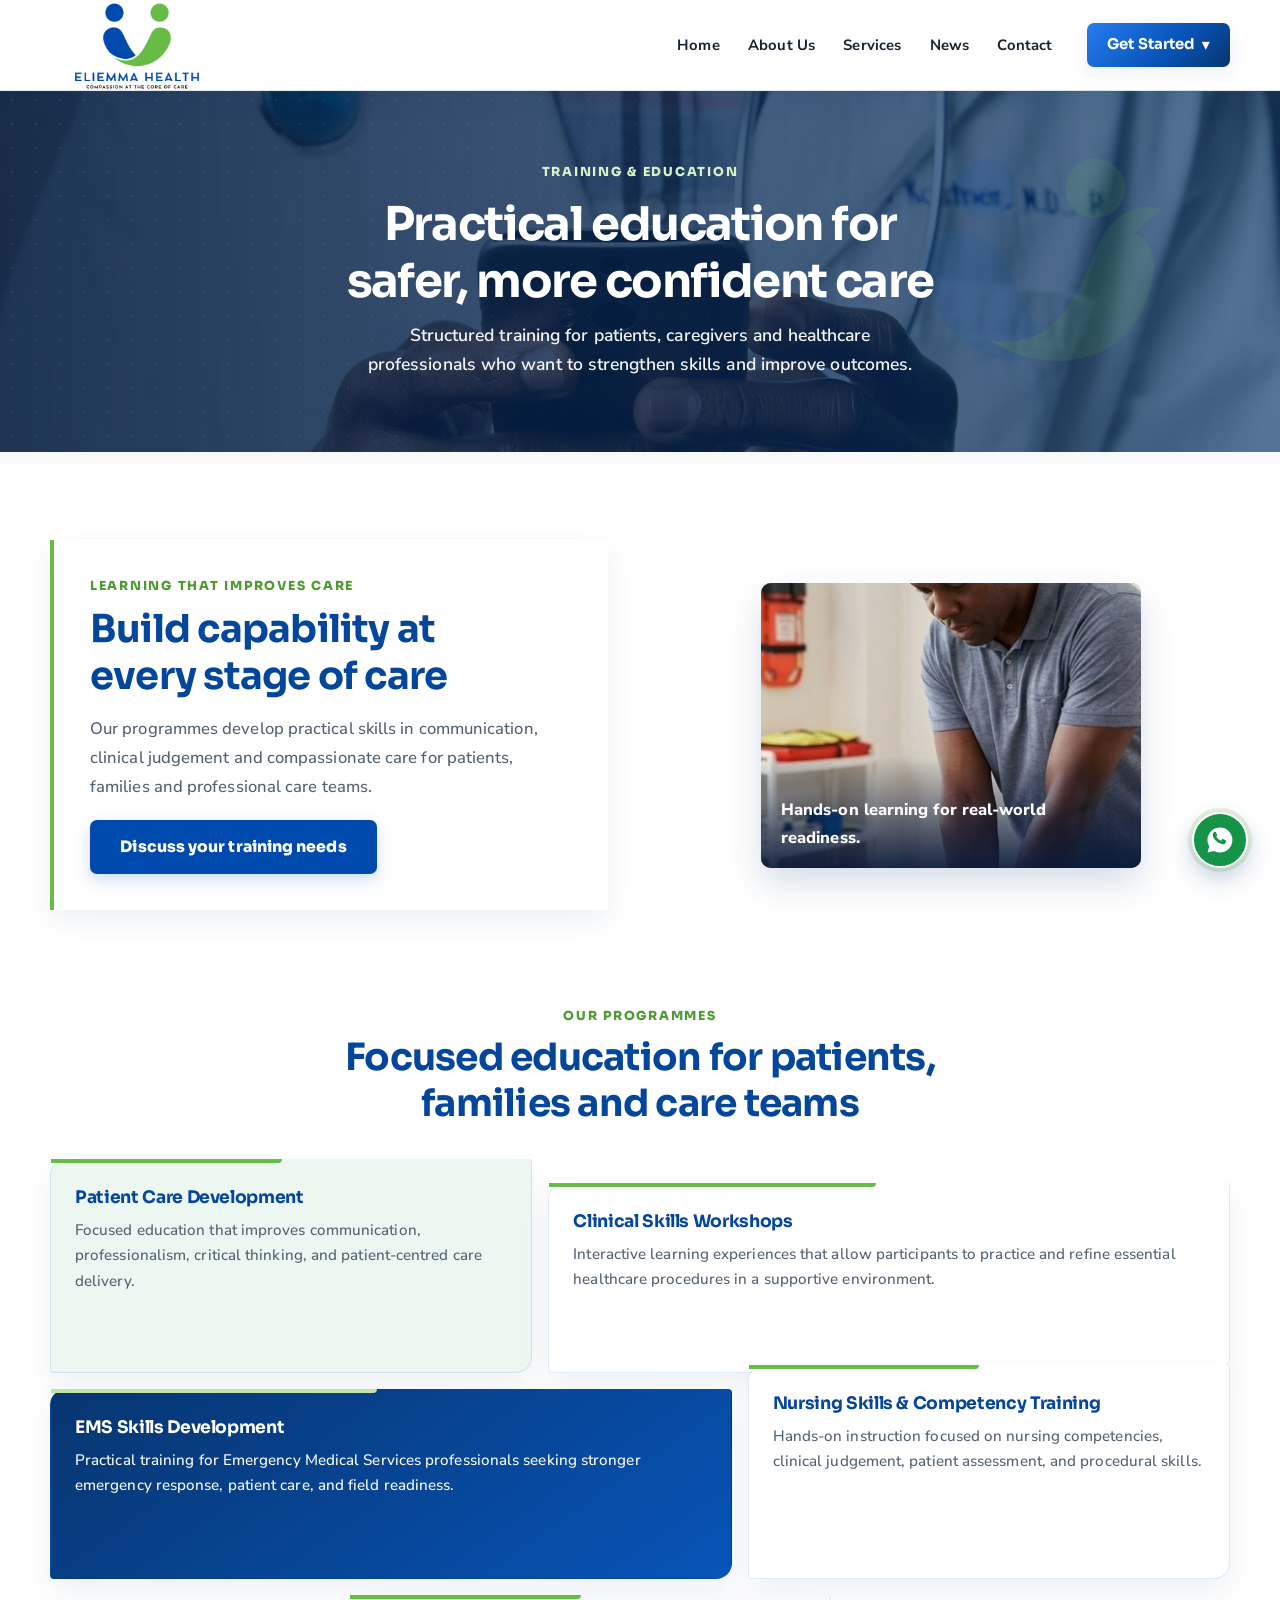
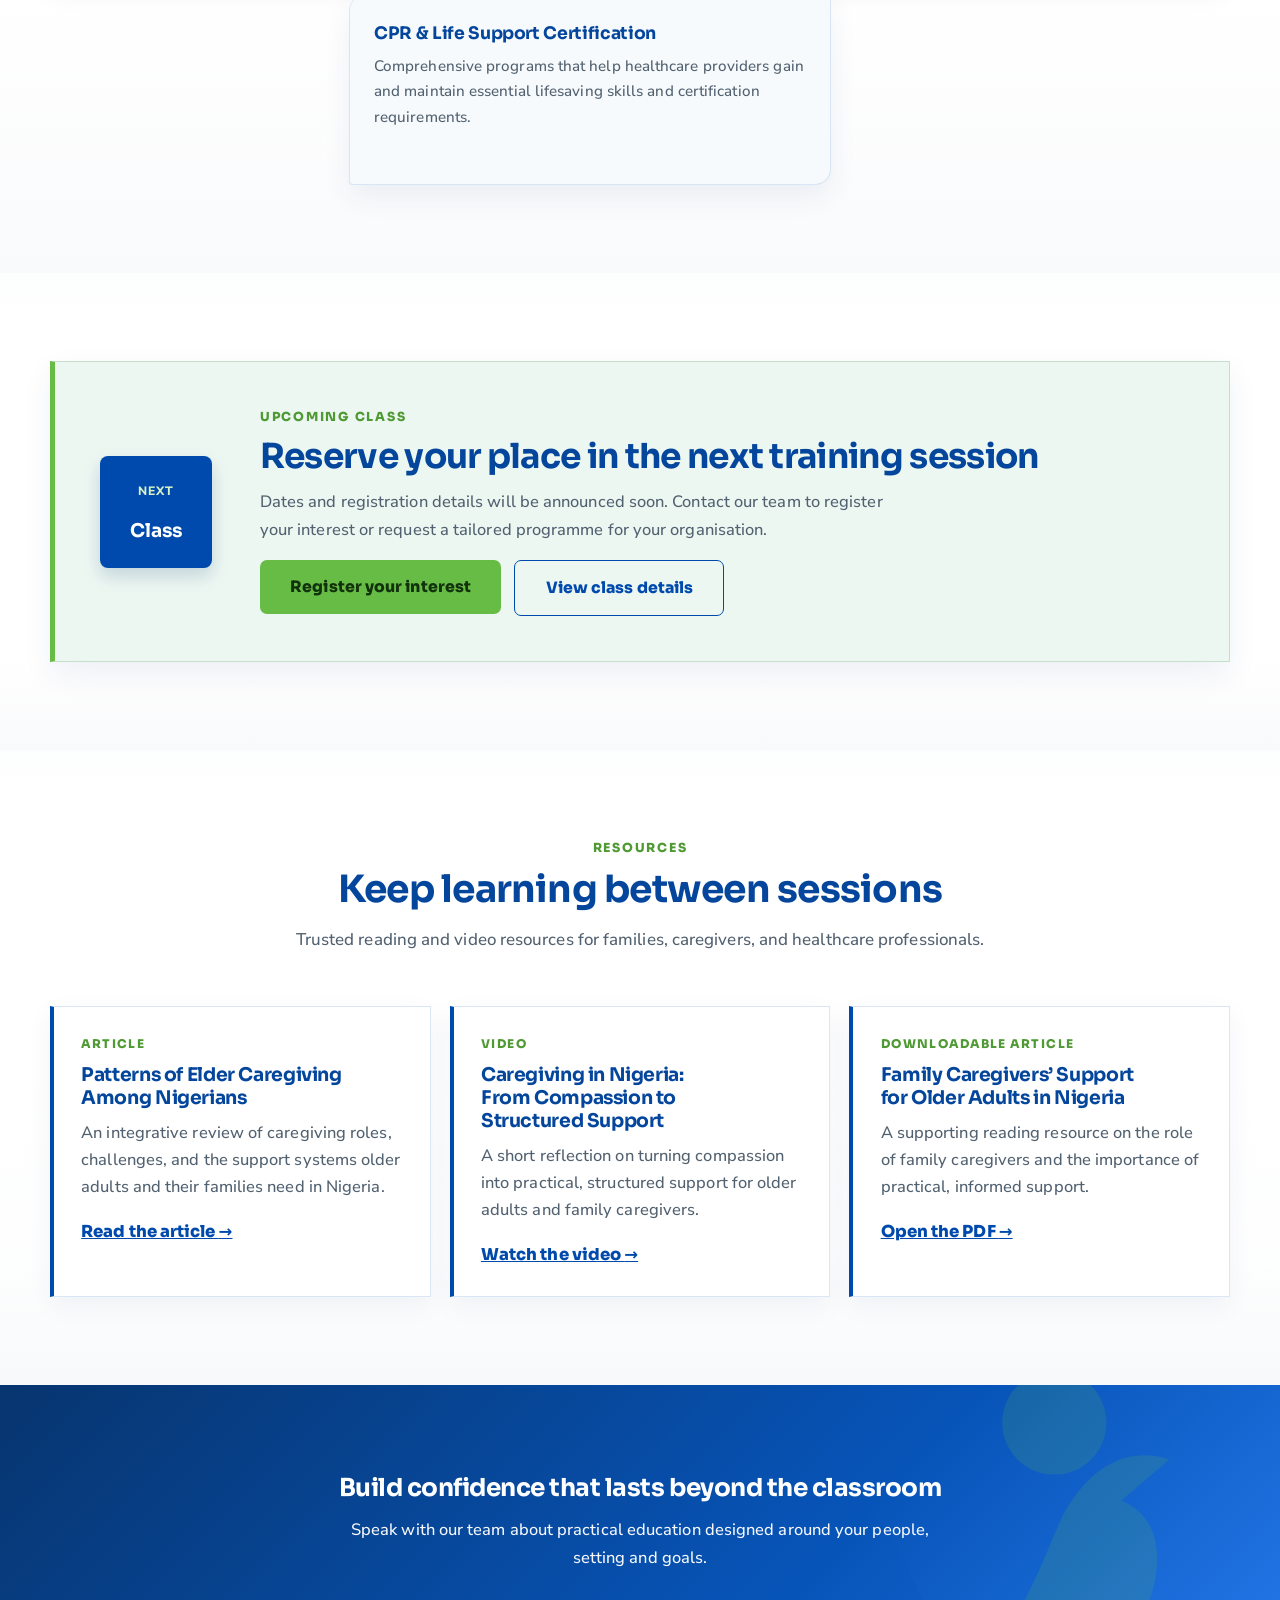
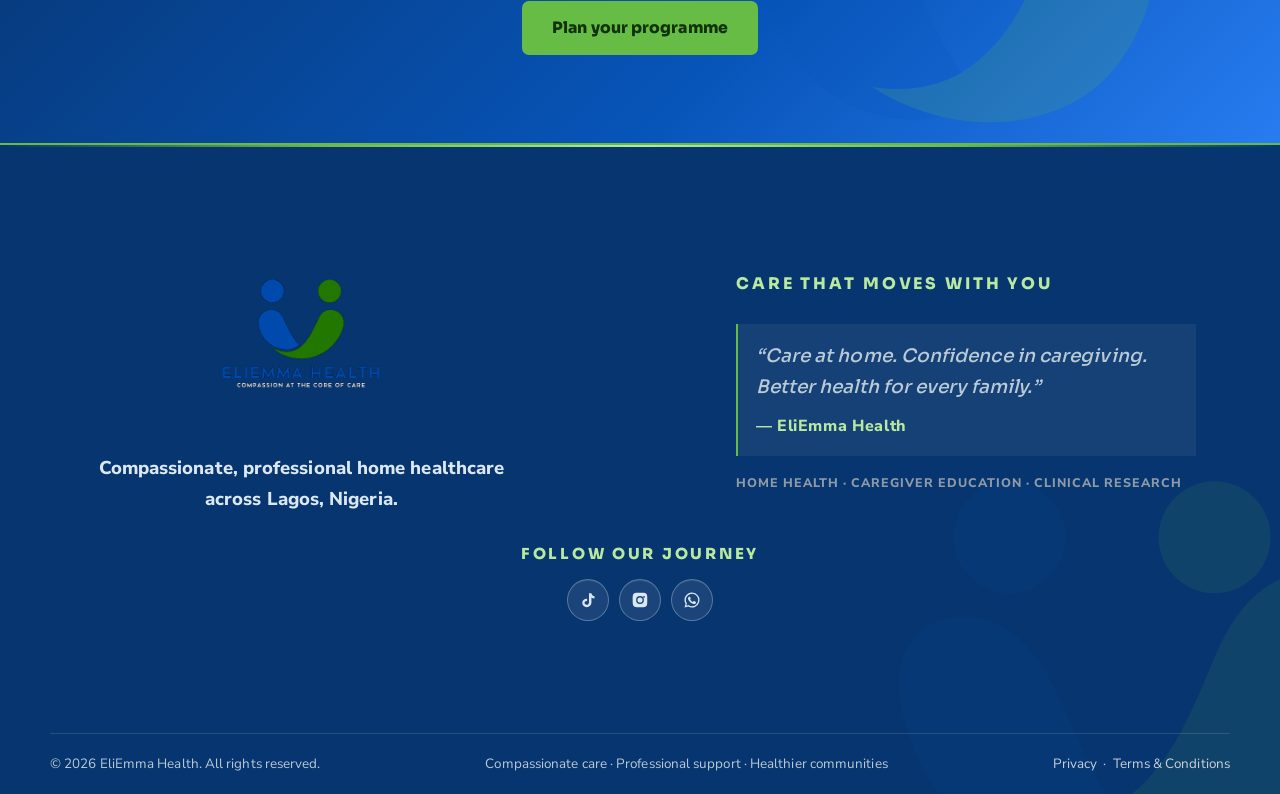
<file: pages/training-education.html>
<!DOCTYPE html>
<html lang="en">
<head>
<meta charset="UTF-8">
<meta name="viewport" content="width=device-width, initial-scale=1.0">
<title>Training &amp; Education | EliEmma Health</title>
<meta name="description" content="Empowering patients, caregivers, and healthcare professionals with practical training, education, and trusted resources from EliEmma Health.">
<meta property="og:title" content="Training &amp; Education | EliEmma Health">
<meta property="og:description" content="Empowering patients, caregivers, and healthcare professionals with practical training, education, and trusted resources from EliEmma Health.">
<meta property="og:type" content="website">
<meta property="og:image" content="../assets/images/og-image.jpg">
<link rel="icon" type="image/png" href="../assets/images/logo-transparent.png?v=3">
<link rel="apple-touch-icon" href="../assets/images/logo-transparent.png?v=3">
<meta name="theme-color" content="#07356f">
<link rel="preconnect" href="https://fonts.googleapis.com">
<link rel="preconnect" href="https://fonts.gstatic.com" crossorigin>
<link href="https://fonts.googleapis.com/css2?family=Sora:wght@400;600;700;800&family=Nunito+Sans:wght@400;600;700;800&display=swap" rel="stylesheet">
<link rel="stylesheet" href="../css/style.css">
</head>
<body>
<a class="skip-link" href="#main">Skip to main content</a>
<header class="site-header">
  <div class="container nav">
    <a href="../index.html" class="brand" aria-label="EliEmma Health — home"><img src="../assets/images/logo.png" alt="EliEmma Health logo" width="190" height="60"></a>
    <nav aria-label="Main navigation">
      <ul class="nav-links" id="primary-navigation">
        <li><a href="../index.html">Home</a></li>
        <li><a href="about.html">About Us</a></li>
        <li><a href="services.html">Services</a></li>
        <li><a href="news.html">News</a></li>
        <li><a href="contact.html">Contact</a></li>
        <li class="nav-cta"><a href="contact.html" class="btn btn-primary btn-sm">Get Started</a></li>
      </ul>
    </nav>
    <button class="hamburger" type="button" aria-label="Open menu" aria-controls="primary-navigation" aria-expanded="false">☰</button>
  </div>
</header>
<main id="main">

<section class="page-hero training-page-hero">
  <div class="container reveal in">
    <span class="eyebrow page-hero-eyebrow">Training &amp; Education</span>
    <h1>Practical education for safer, more confident care</h1>
    <p>Structured training for patients, caregivers and healthcare professionals who want to strengthen skills and improve outcomes.</p>
  </div>
</section>

<section class="section training-detail" id="training-education">
  <div class="container">
    <div class="training-intro grid-2">
      <div class="reveal training-copy">
        <span class="eyebrow">Learning that improves care</span>
        <h2>Build capability at every stage of care</h2>
        <p>Our programmes develop practical skills in communication, clinical judgement and compassionate care for patients, families and professional care teams.</p>
        <a class="btn btn-primary" href="contact.html">Discuss your training needs</a>
      </div>
      <figure class="training-visual reveal">
        <img class="media-img" src="../assets/images/cpr_training.jpg" alt="Healthcare trainee practising CPR on a training manikin" width="367" height="585">
        <figcaption>Hands-on learning for real-world readiness.</figcaption>
      </figure>
    </div>

    <div class="section-head training-programmes-head reveal">
      <span class="eyebrow">Our programmes</span>
      <h2>Focused education for patients, families and care teams</h2>
    </div>
    <div class="training-programmes grid-3">
      <article class="training-programme reveal">
        <h3>Patient Care Development</h3>
        <p>Focused education that improves communication, professionalism, critical thinking, and patient-centred care delivery.</p>
      </article>
      <article class="training-programme reveal">
        <h3>Clinical Skills Workshops</h3>
        <p>Interactive learning experiences that allow participants to practice and refine essential healthcare procedures in a supportive environment.</p>
      </article>
      <article class="training-programme reveal">
        <h3>EMS Skills Development</h3>
        <p>Practical training for Emergency Medical Services professionals seeking stronger emergency response, patient care, and field readiness.</p>
      </article>
      <article class="training-programme reveal">
        <h3>Nursing Skills &amp; Competency Training</h3>
        <p>Hands-on instruction focused on nursing competencies, clinical judgement, patient assessment, and procedural skills.</p>
      </article>
      <article class="training-programme reveal">
        <h3>CPR &amp; Life Support Certification</h3>
        <p>Comprehensive programs that help healthcare providers gain and maintain essential lifesaving skills and certification requirements.</p>
      </article>
    </div>
  </div>
</section>

<section class="section upcoming-class" id="upcoming-class">
  <div class="container">
    <div class="upcoming-card reveal">
      <div class="calendar-mark" aria-hidden="true"><span>Next</span><strong>Class</strong></div>
      <div class="upcoming-copy">
        <span class="eyebrow">Upcoming class</span>
        <h2>Reserve your place in the next training session</h2>
        <p>Dates and registration details will be announced soon. Contact our team to register your interest or request a tailored programme for your organisation.</p>
        <div class="upcoming-actions">
          <a class="btn btn-green" href="enroll.html">Register your interest</a>
          <details class="upcoming-details">
            <summary class="btn btn-outline">View class details</summary>
            <div class="upcoming-details-panel">
              <div class="upcoming-detail-status">
                <span class="resource-type">Current status</span>
                <strong>Schedule coming soon</strong>
              </div>
              <div class="upcoming-detail-grid">
                <div><span>Designed for</span><strong>Patients, caregivers and healthcare professionals</strong></div>
                <div><span>Format</span><strong>Practical, instructor-led learning</strong></div>
                <div><span>Registration</span><strong>Interest list now open</strong></div>
              </div>
              <p>Dates, venue and session details will appear here as soon as they are confirmed. Register your interest to receive the next announcement directly from our team.</p>
            </div>
          </details>
        </div>
      </div>
    </div>
  </div>
</section>

<section class="section section-alt training-resources">
  <div class="container">
    <div class="section-head reveal">
      <span class="eyebrow">Resources</span>
      <h2>Keep learning between sessions</h2>
      <p>Trusted reading and video resources for families, caregivers, and healthcare professionals.</p>
    </div>
    <div class="grid-3 resource-grid">
      <article class="resource-card reveal">
        <span class="resource-type">Article</span>
        <h3>Patterns of Elder Caregiving Among Nigerians</h3>
        <p>An integrative review of caregiving roles, challenges, and the support systems older adults and their families need in Nigeria.</p>
        <a class="more" href="https://pmc.ncbi.nlm.nih.gov/articles/PMC12840742/" target="_blank" rel="noopener noreferrer">Read the article <span aria-hidden="true">&#8594;</span></a>
      </article>
      <article class="resource-card reveal">
        <span class="resource-type">Video</span>
        <h3>Caregiving in Nigeria: From Compassion to Structured Support</h3>
        <p>A short reflection on turning compassion into practical, structured support for older adults and family caregivers.</p>
        <a class="more" href="https://www.youtube.com/shorts/GfoPbrP_0BM" target="_blank" rel="noopener noreferrer">Watch the video <span aria-hidden="true">&#8594;</span></a>
      </article>
      <article class="resource-card reveal">
        <span class="resource-type">Downloadable article</span>
        <h3>Family Caregivers&#8217; Support for Older Adults in Nigeria</h3>
        <p>A supporting reading resource on the role of family caregivers and the importance of practical, informed support.</p>
        <a class="more" href="../Family_caregivers_support_for_older_adults_in_Nig.pdf" target="_blank" rel="noopener noreferrer">Open the PDF <span aria-hidden="true">&#8594;</span></a>
      </article>
    </div>
  </div>
</section>

<section class="cta-band section">
  <div class="container reveal">
    <h2>Build confidence that lasts beyond the classroom</h2>
    <p>Speak with our team about practical education designed around your people, setting and goals.</p>
    <a href="contact.html" class="btn btn-green">Plan your programme</a>
  </div>
</section>

</main>
<footer class="site-footer">
  <div class="container">
    <div class="footer-grid">
      <!-- Explore navigation temporarily commented out.
      <div class="footer-nav-col">
        <span class="footer-label">Explore EliEmma</span>
        <ul class="f-menu">
          <li><a href="../index.html">Home</a></li>
          <li><a href="about.html">About Us</a></li>
          <li><a href="services.html">Services</a></li>
          <li><a href="training-education.html">Training &amp; Education</a></li>
          <li><a href="news.html">News</a></li>
          <li><a href="contact.html">Contact</a></li>
        </ul>
      </div>
      -->
      <div class="footer-mid">
        <img src="../assets/images/logo-transparent.png" alt="EliEmma Health logo" width="180" height="57">
        <p>Compassionate, professional home healthcare across Lagos, Nigeria.</p>
        <span class="footer-label">Follow our journey</span>
        <div class="socials">
          <a href="https://www.tiktok.com/@eliemmahealth" aria-label="TikTok" rel="noopener"><svg viewBox="0 0 24 24"><path d="M16.6 3c.4 2.2 1.8 3.7 4.1 3.9v3c-1.6 0-3-.5-4.1-1.3v6.4c0 3.9-2.7 6.5-6.3 6.5-3.4 0-6-2.4-6-5.7 0-3.4 2.9-5.9 6.5-5.6v3.1c-1.8-.4-3.4.7-3.4 2.5 0 1.5 1.2 2.6 2.8 2.6 1.8 0 3.1-1.3 3.1-3.5V3h3.3z"/></svg></a>
          <a href="https://www.instagram.com/eliemmahealth/" aria-label="Instagram" rel="noopener"><svg viewBox="0 0 24 24"><path d="M12 2.2c3.2 0 3.6 0 4.8.1 3.3.1 4.7 1.6 4.8 4.8.1 1.3.1 1.6.1 4.8s0 3.6-.1 4.8c-.1 3.2-1.5 4.7-4.8 4.8-1.3.1-1.6.1-4.8.1s-3.6 0-4.8-.1c-3.3-.1-4.7-1.6-4.8-4.8C2.2 15.6 2.2 15.2 2.2 12s0-3.6.1-4.8C2.5 4 4 2.5 7.2 2.4 8.4 2.3 8.8 2.2 12 2.2zm0 4.6a5.2 5.2 0 100 10.4 5.2 5.2 0 000-10.4zm0 8.6a3.4 3.4 0 110-6.8 3.4 3.4 0 010 6.8zm5.4-8.9a1.2 1.2 0 100 2.4 1.2 1.2 0 000-2.4z"/></svg></a>
          <a href="#" aria-label="Facebook (link pending)"><svg viewBox="0 0 24 24"><path d="M13.5 21v-7.8h2.6l.4-3h-3V8.3c0-.9.3-1.5 1.6-1.5h1.5V4.1c-.3 0-1.2-.1-2.3-.1-2.3 0-3.9 1.4-3.9 4v2.2H7.8v3h2.6V21h3.1z"/></svg></a>
          <a href="#" aria-label="Twitter / X (link pending)"><svg viewBox="0 0 24 24"><path d="M17.5 3h3.1l-6.8 7.8L21.8 21h-6.3l-4.9-6.4L5 21H1.9l7.3-8.3L2.2 3h6.4l4.4 5.9L17.5 3zm-1.1 16.1h1.7L7.7 4.7H5.9l10.5 14.4z"/></svg></a>
          <a href="https://wa.me/2349133972821" aria-label="Chat with us on WhatsApp" rel="noopener"><svg viewBox="0 0 24 24"><path d="M12 2a10 10 0 00-8.6 15.1L2 22l5-1.3A10 10 0 1012 2zm0 18.2c-1.5 0-3-.4-4.2-1.2l-.3-.2-3 .8.8-2.9-.2-.3A8.2 8.2 0 1112 20.2zm4.6-6.1c-.3-.1-1.5-.7-1.7-.8-.2-.1-.4-.1-.6.1-.2.3-.7.8-.8 1-.1.2-.3.2-.5.1a6.7 6.7 0 01-3.3-2.9c-.3-.4 0-.5.1-.7l.4-.5c.1-.2.1-.3 0-.5-.1-.1-.6-1.4-.8-1.9-.2-.5-.4-.4-.6-.4h-.5c-.2 0-.5.1-.7.3-.2.3-.9.9-.9 2.2s.9 2.5 1.1 2.7c.1.2 1.8 2.8 4.5 3.9 2.6 1 2.6.7 3.1.7.5-.1 1.5-.6 1.7-1.2.2-.6.2-1.1.2-1.2-.1-.1-.3-.2-.6-.3z"/></svg></a>
        </div>
      </div>
      <div class="footer-right">
        <span class="footer-label">Care that moves with you</span>
        <blockquote class="footer-quote"><p>“Care at home. Confidence in caregiving. Better health for every family.”</p><cite>— EliEmma Health</cite></blockquote>
        <p class="footer-services">Home health · caregiver education · clinical research</p>
      </div>
    </div>
    <div class="footer-bottom">
      <span class="footer-copyright">&copy; <span data-year></span> EliEmma Health. All rights reserved.</span>
      <span>Compassionate care · Professional support · Healthier communities</span>
      <span><a href="privacy.html">Privacy</a> &nbsp;·&nbsp; <a href="terms.html">Terms &amp; Conditions</a></span>
    </div>
  </div>
</footer>
<a class="wa-float" href="https://wa.me/2349133972821" aria-label="Chat with EliEmma Health on WhatsApp" rel="noopener"><svg viewBox="0 0 24 24"><path d="M12 2a10 10 0 00-8.6 15.1L2 22l5-1.3A10 10 0 1012 2zm4.6 12.1c-.2.6-1.2 1.1-1.7 1.2-.5 0-.5.3-3.1-.7-2.7-1.1-4.4-3.7-4.5-3.9-.2-.2-1.1-1.4-1.1-2.7s.7-1.9.9-2.2c.2-.2.5-.3.7-.3h.5c.2 0 .4-.1.6.4.2.5.7 1.8.8 1.9.1.2.1.3 0 .5l-.4.5c-.1.2-.4.3-.1.7a6.7 6.7 0 003.3 2.9c.2.1.4.1.5-.1.1-.2.6-.7.8-1 .2-.2.4-.2.6-.1.2.1 1.4.7 1.7.8.3.1.5.2.6.3.1.1.1.6-.1 1.2z"/></svg></a>
<script src="../js/main.js"></script>
</body>
</html>
</file>
<file: css/style.css>
/* ============================================================
   EliEmma Health — Design System v2 (production)
   Brand: cobalt #004aad · gradient #2173ff→#004aad · dark #05469d
          accent green #67bc45 · bg #dfdfde · gray #d9d9d9
   ============================================================ */
:root{
  /* colors */
  --blue:#004aad; --blue-dark:#05469d; --blue-light:#2173ff;
  --green:#67bc45; --green-dark:#4f9a33;
  --bg:#dfdfde; --surface:#ffffff; --surface-alt:#f4f4f3;
  --ink:#191c22; --muted:#5b616d; --border:#d9d9d9;
  --grad:linear-gradient(180deg,var(--blue-light),var(--blue));
  /* type */
  --font-head:'Sora','Segoe UI',system-ui,sans-serif;
  --font-body:'Nunito Sans','Segoe UI',system-ui,sans-serif;
  /* shape & depth */
  --r-sm:8px; --r-md:14px; --r-lg:22px;
  --sh-sm:0 2px 10px rgba(4,32,73,.08);
  --sh-md:0 8px 28px rgba(4,32,73,.12);
  --sh-lg:0 16px 44px rgba(4,32,73,.18);
  /* layout */
  --container:1140px;
  /* motion */
  --t-fast:.18s; --t-med:.35s; --t-slow:.6s;
  --ease:cubic-bezier(.22,.8,.35,1);
}
*,*::before,*::after{margin:0;padding:0;box-sizing:border-box}
html{scroll-behavior:smooth}
body{font-family:var(--font-body);background:var(--bg);color:var(--ink);line-height:1.65;font-size:1.02rem;-webkit-font-smoothing:antialiased}
img{max-width:100%;display:block}
h1,h2,h3,h4{font-family:var(--font-head);line-height:1.22;color:var(--ink)}
a{color:var(--blue)}
:focus-visible{outline:3px solid var(--green);outline-offset:3px;border-radius:4px}
.container{width:min(var(--container),92%);margin-inline:auto}
.skip-link{position:absolute;left:-999px;top:0;background:var(--blue);color:#fff;padding:.7rem 1.2rem;z-index:300;border-radius:0 0 var(--r-sm) 0}
.skip-link:focus{left:0}

/* ---------- buttons ---------- */
.btn{display:inline-flex;align-items:center;gap:.5rem;padding:.85rem 1.9rem;border-radius:999px;font-weight:800;font-size:.98rem;font-family:var(--font-head);cursor:pointer;border:none;transition:transform var(--t-fast) var(--ease),box-shadow var(--t-fast),background var(--t-fast);text-decoration:none}
.btn-primary{background:var(--grad);color:#fff;box-shadow:var(--sh-sm)}
.btn-primary:hover{transform:translateY(-2px);box-shadow:var(--sh-md)}
.btn-green{background:var(--green);color:#fff}
.btn-green:hover{background:var(--green-dark);transform:translateY(-2px);box-shadow:var(--sh-md)}
.btn-ghost{border:2px solid #fff;color:#fff;background:transparent}
.btn-ghost:hover{background:rgba(255,255,255,.14)}
.btn-outline{border:2px solid var(--blue);color:var(--blue);background:transparent}
.btn-outline:hover{background:var(--blue);color:#fff}
.btn-sm{padding:.55rem 1.2rem;font-size:.88rem}

/* ---------- header / nav ---------- */
.site-header{position:sticky;top:0;z-index:120;background:rgba(255,255,255,.97);backdrop-filter:blur(8px);box-shadow:var(--sh-sm);transition:box-shadow var(--t-med)}
.site-header.scrolled{box-shadow:var(--sh-md)}
.nav{display:flex;align-items:center;justify-content:space-between;padding:.7rem 0;gap:1rem}
.brand img{height:54px;width:auto}
.nav-links{display:flex;align-items:center;gap:1.7rem;list-style:none}
.nav-links a{color:var(--ink);font-weight:700;font-size:.96rem;text-decoration:none;position:relative;padding:.3rem 0}
.nav-links a::after{content:"";position:absolute;left:0;bottom:-2px;width:0;height:3px;border-radius:3px;background:var(--green);transition:width var(--t-med) var(--ease)}
.nav-links a:hover::after,.nav-links a[aria-current="page"]::after{width:100%}
.nav-links a[aria-current="page"]{color:var(--blue)}
.nav-cta{margin-left:.4rem}
.hamburger{display:none;background:none;border:none;font-size:1.7rem;color:var(--blue);cursor:pointer;padding:.3rem .5rem}

/* ---------- hero ---------- */
.hero{background:var(--grad);color:#fff;position:relative;overflow:hidden}
.hero::after{content:"";position:absolute;inset:0;background:radial-gradient(900px 480px at 85% -10%,rgba(255,255,255,.16),transparent 65%);pointer-events:none}
.hero-grid{display:grid;grid-template-columns:1.05fr .95fr;gap:3.5rem;align-items:center;padding:5.2rem 0 4.6rem;position:relative;z-index:1}
.hero .eyebrow{color:#bfe3a8}
.hero h1{color:#fff;font-size:clamp(2.1rem,4.6vw,3.3rem);margin:.6rem 0 1.1rem}
.hero p.lead{font-size:1.16rem;max-width:34rem;opacity:.96;margin-bottom:2rem}
.hero-actions{display:flex;gap:1rem;flex-wrap:wrap}
.trust-chips{display:flex;gap:1.4rem;flex-wrap:wrap;margin-top:2.4rem;list-style:none}
.trust-chips li{display:flex;align-items:center;gap:.55rem;font-weight:700;font-size:.92rem}
.trust-chips svg{flex:none}
.hero-media{position:relative}
.hero-media .ph{border-radius:var(--r-lg);box-shadow:var(--sh-lg)}
.float-card{position:absolute;left:-1.4rem;bottom:1.6rem;background:#fff;color:var(--ink);border-radius:var(--r-md);box-shadow:var(--sh-lg);padding:1rem 1.3rem;display:flex;gap:.8rem;align-items:center;animation:floaty 5s ease-in-out infinite}
.float-card strong{display:block;font-family:var(--font-head);font-size:.95rem}
.float-card span{font-size:.82rem;color:var(--muted)}
@keyframes floaty{0%,100%{transform:translateY(0)}50%{transform:translateY(-9px)}}

/* ---------- sections ---------- */
.section{padding:5rem 0}
.section-tight{padding:3.5rem 0}
.section-alt{background:var(--surface)}
.eyebrow{display:block;color:var(--green-dark);font-weight:800;text-transform:uppercase;letter-spacing:.14em;font-size:.78rem;margin-bottom:.5rem;font-family:var(--font-head)}
.section-head{text-align:center;max-width:720px;margin:0 auto 3.2rem}
.section-head h2{font-size:clamp(1.7rem,3vw,2.35rem);margin-bottom:.8rem}
.section-head p{color:var(--muted);font-size:1.06rem}
.section-head.left{text-align:left;margin-inline:0}

.grid-2{display:grid;grid-template-columns:1fr 1fr;gap:3rem;align-items:center}
.grid-3{display:grid;grid-template-columns:repeat(3,1fr);gap:1.8rem}
.grid-4{display:grid;grid-template-columns:repeat(4,1fr);gap:1.6rem}

/* ---------- cards ---------- */
.card{background:var(--surface);border-radius:var(--r-lg);padding:2.1rem;box-shadow:var(--sh-sm);border:1px solid rgba(217,217,217,.7);transition:transform var(--t-med) var(--ease),box-shadow var(--t-med);height:100%}
.card:hover{transform:translateY(-6px);box-shadow:var(--sh-md)}
.card h3{color:var(--blue);margin:.9rem 0 .55rem;font-size:1.22rem}
.card p{color:var(--muted)}
.card .btn{margin-top:1.3rem}
.icon-badge{width:64px;height:64px;border-radius:18px;background:var(--grad);color:#fff;display:flex;align-items:center;justify-content:center;font-size:1.6rem;box-shadow:var(--sh-sm)}
.icon-badge.green{background:var(--green)}

/* check list */
.check-list{list-style:none;margin-top:1rem}
.check-list li{padding:.5rem 0 .5rem 2rem;position:relative}
.check-list li::before{content:"";position:absolute;left:0;top:.85rem;width:1.1rem;height:1.1rem;border-radius:50%;background:var(--green) url("data:image/svg+xml,%3Csvg xmlns='http://www.w3.org/2000/svg' viewBox='0 0 24 24' fill='none' stroke='white' stroke-width='3.4' stroke-linecap='round' stroke-linejoin='round'%3E%3Cpath d='M4 12.5l5 5L20 6.5'/%3E%3C/svg%3E") center/62% no-repeat}

/* steps */
.step-card{text-align:center;padding:1.8rem 1.4rem}
.step-num{width:52px;height:52px;margin:0 auto 1rem;border-radius:50%;background:var(--grad);color:#fff;font-family:var(--font-head);font-weight:800;font-size:1.25rem;display:flex;align-items:center;justify-content:center;box-shadow:var(--sh-sm)}

/* ---------- placeholder media ---------- */
.ph{position:relative;background:linear-gradient(135deg,var(--blue-dark),var(--blue-light));display:flex;align-items:center;justify-content:center;text-align:center;color:#fff;padding:2rem;border:2px dashed rgba(255,255,255,.55);min-height:220px}
.ph span{font-size:.9rem;font-weight:600;opacity:.95;max-width:30ch}
.ph .tag{position:absolute;top:.8rem;left:.8rem;background:rgba(0,0,0,.45);padding:.25rem .7rem;border-radius:999px;font-size:.68rem;letter-spacing:.1em;text-transform:uppercase;font-weight:800}
.ph.tall{min-height:420px}
.media-img{display:block;width:100%;height:100%;object-fit:cover}
.hero-media .hero-image{height:420px;border-radius:var(--r-lg);box-shadow:var(--sh-lg)}
.feature-image{min-height:200px;border-radius:var(--r-lg);box-shadow:var(--sh-sm)}

/* Features & benefits */
.features-benefits .grid-2{gap:clamp(2rem,5vw,4.8rem);align-items:stretch}
.features-benefits .section-head h2{font-size:clamp(2rem,3.8vw,2.9rem);font-weight:800;letter-spacing:-.035em}
.features-benefits .section-head .eyebrow{font-size:.88rem;font-weight:900}
.features-benefits .check-list{display:grid;gap:.8rem;margin-top:1.35rem}
.features-benefits .check-list li{padding:1.05rem 1.2rem 1.05rem 3.25rem;background:var(--surface);border:1px solid rgba(7,84,184,.1);border-radius:16px;box-shadow:0 8px 22px rgba(7,53,111,.07);font-size:clamp(1.03rem,1.5vw,1.18rem);font-weight:800;line-height:1.4;color:var(--blue-dark);transition:transform var(--t-med) var(--ease),box-shadow var(--t-med)}
.features-benefits .check-list li:hover{transform:translateY(-3px);box-shadow:0 14px 28px rgba(7,53,111,.12)}
.features-benefits .check-list li::before{left:1.15rem;top:50%;width:1.25rem;height:1.25rem;transform:translateY(-50%)}
.features-visual{display:flex;align-items:stretch;min-width:0}
.features-visual figure{position:relative;display:flex;flex-direction:column;width:100%;min-height:100%;overflow:hidden;border-radius:var(--r-lg);background:var(--surface);box-shadow:0 18px 42px rgba(7,53,111,.16);border:1px solid rgba(255,255,255,.8)}
.features-visual .feature-image{flex:1;min-height:460px;height:100%;aspect-ratio:3/2;object-fit:cover;object-position:center;border-radius:0;box-shadow:none}
.features-visual figcaption{padding:1rem 1.2rem 1.15rem;color:var(--blue-dark);font-size:1rem;font-weight:800;line-height:1.45;background:linear-gradient(135deg,#f7fbfc,#e7f2f5)}
@media(max-width:620px){
  .features-benefits .section-head h2{font-size:clamp(1.85rem,8.5vw,2.35rem)}
  .features-benefits .check-list li{padding:1rem 1rem 1rem 3rem;font-size:1.04rem}
  .features-benefits .check-list li::before{left:1rem}
  .features-visual .feature-image{min-height:clamp(280px,70vw,390px);aspect-ratio:4/3}
  .features-visual figcaption{font-size:1rem;padding:.95rem 1rem 1.05rem}
}

/* ---------- carousel ---------- */
.carousel{position:relative;overflow:hidden;border-radius:var(--r-lg);box-shadow:var(--sh-md)}
.carousel-track{display:flex;transition:transform .55s var(--ease)}
.carousel-slide{flex:0 0 100%;position:relative}
.carousel-slide .ph{border-radius:0;border:none;min-height:340px}
.carousel-slide .media-img{height:340px}
.carousel-btn{position:absolute;top:50%;transform:translateY(-50%);width:48px;height:48px;border-radius:50%;border:none;background:rgba(255,255,255,.94);color:var(--blue);font-size:1.25rem;font-weight:800;cursor:pointer;box-shadow:var(--sh-md);display:flex;align-items:center;justify-content:center;transition:background var(--t-fast),color var(--t-fast);z-index:2}
.carousel-btn:hover{background:var(--blue);color:#fff}
.carousel-btn.prev{left:1rem}.carousel-btn.next{right:1rem}
.carousel-dots{position:absolute;bottom:1rem;left:0;right:0;display:flex;justify-content:center;gap:.55rem;z-index:2}
.carousel-dots button{width:11px;height:11px;border-radius:50%;border:2px solid #fff;background:transparent;cursor:pointer;padding:0;transition:background var(--t-fast)}
.carousel-dots button[aria-current="true"]{background:#fff}

/* ---------- video ---------- */
.video-shell{position:relative;border-radius:var(--r-lg);overflow:hidden;box-shadow:var(--sh-lg)}
.video-player{display:block;width:100%;aspect-ratio:16/9;object-fit:cover;background:var(--blue-dark)}
.video-watermark{position:absolute;top:58%;left:50%;width:clamp(220px,42%,440px);padding:10px;background:transparent;border-radius:0;box-shadow:none;opacity:.18;backdrop-filter:none;pointer-events:none;transform:translate(-50%,-50%);z-index:2}
.video-watermark img{display:block;width:100%;height:auto}
.play-btn{position:absolute;inset:0;margin:auto;width:86px;height:86px;border-radius:50%;border:none;background:rgba(255,255,255,.95);color:var(--blue);font-size:1.7rem;cursor:pointer;box-shadow:var(--sh-lg);transition:transform var(--t-fast),background var(--t-fast),color var(--t-fast);z-index:2}
.play-btn:hover{transform:scale(1.08);background:var(--green);color:#fff}
.video-caption{position:absolute;left:0;right:0;bottom:0;background:linear-gradient(transparent,rgba(0,20,50,.82));color:#fff;padding:2.4rem 1.6rem 1.2rem;font-weight:700;z-index:1;pointer-events:none}
.map-frame{min-height:420px;border-radius:var(--r-lg);overflow:hidden;box-shadow:var(--sh-lg);background:var(--blue-dark)}
.map-frame iframe{display:block;width:100%;height:420px;border:0}

/* ---------- stats ---------- */
.stats-band{background:var(--blue-dark);color:#fff}
.stats-grid{display:grid;grid-template-columns:repeat(4,1fr);gap:2rem;text-align:center}
.stat strong{display:block;font-family:var(--font-head);font-size:clamp(2.1rem,4vw,2.9rem);color:var(--green)}
.stat span{font-weight:700;opacity:.92}

/* ---------- testimonials ---------- */
.quote{background:var(--surface);border-radius:var(--r-lg);padding:2rem;box-shadow:var(--sh-sm);border-top:5px solid var(--green);height:100%;display:flex;flex-direction:column}
.quote p{font-style:italic;color:var(--ink);flex:1}
.quote footer{margin-top:1.2rem;font-style:normal}
.quote footer strong{color:var(--blue);display:block;font-family:var(--font-head)}
.quote footer span{font-size:.85rem;color:var(--muted)}
.stars{color:#f5a623;letter-spacing:.15em;margin-bottom:.9rem}
.testimonial-grid-old{display:none}
.testimonial-carousel{max-width:860px;margin:0 auto}
.testimonial-carousel .carousel-track{align-items:stretch}
.testimonial-carousel .carousel-slide{display:flex;padding:.25rem .2rem 3.5rem}
.testimonial-carousel .quote{width:100%;min-height:260px}

@media (prefers-reduced-motion: reduce){
  .testimonial-carousel .carousel-track{transition:none}
}

/* ---------- FAQ accordion ---------- */
.faq{max-width:780px;margin:0 auto}
.faq-item{background:var(--surface);border-radius:var(--r-md);box-shadow:var(--sh-sm);margin-bottom:1rem;overflow:hidden;border:1px solid rgba(217,217,217,.7)}
.faq-q{width:100%;text-align:left;background:none;border:none;padding:1.25rem 1.4rem;font-family:var(--font-head);font-weight:700;font-size:1.02rem;color:var(--ink);cursor:pointer;display:flex;justify-content:space-between;align-items:center;gap:1rem}
.faq-q .chev{transition:transform var(--t-med) var(--ease);color:var(--blue);flex:none}
.faq-item.open .faq-q .chev{transform:rotate(180deg)}
.faq-a{max-height:0;overflow:hidden;transition:max-height var(--t-med) var(--ease)}
.faq-a p{padding:0 1.4rem 1.3rem;color:var(--muted)}

/* ---------- CTA band ---------- */
.cta-band{background:var(--grad);color:#fff;text-align:center}
.cta-band h2{color:#fff;margin-bottom:.8rem}
.cta-band p{max-width:620px;margin:0 auto 1.8rem;opacity:.96}

/* ---------- forms ---------- */
.form-card{background:var(--surface);border-radius:var(--r-lg);box-shadow:var(--sh-md);padding:clamp(1.6rem,4vw,2.8rem)}
label{display:block;font-weight:800;margin:1.1rem 0 .35rem;color:var(--blue-dark);font-family:var(--font-head);font-size:.92rem}
input,select,textarea{width:100%;padding:.85rem 1rem;border:1.5px solid var(--border);border-radius:var(--r-sm);font-size:1rem;font-family:var(--font-body);background:#fbfbfa;transition:border-color var(--t-fast),box-shadow var(--t-fast)}
input:focus,select:focus,textarea:focus{outline:none;border-color:var(--blue);box-shadow:0 0 0 4px rgba(0,74,173,.12)}
.field-error{display:none;color:#c0392b;font-size:.85rem;font-weight:700;margin-top:.3rem}
.invalid input,.invalid select,.invalid textarea{border-color:#c0392b}
.invalid .field-error{display:block}
.form-row{display:grid;grid-template-columns:1fr 1fr;gap:1.1rem}
.form-note{font-size:.85rem;color:var(--muted);margin-top:1rem;text-align:center}
.form-status{margin-top:1rem;padding:.9rem 1.2rem;border-radius:var(--r-sm);font-weight:700;display:none}
.form-status.ok{display:block;background:#e8f6e0;color:var(--green-dark);border:1.5px solid var(--green)}
.form-status.warn{display:block;background:#fdf3e0;color:#9a6b00;border:1.5px solid #e6b93d}
.consent{display:flex;gap:.7rem;align-items:flex-start;margin-top:1.2rem}
.consent input{width:auto;margin-top:.35rem}
.consent label{margin:0;font-weight:600;color:var(--muted);font-family:var(--font-body);font-size:.92rem}

/* ---------- contact info cards ---------- */
.info-card{display:flex;gap:1rem;align-items:flex-start;background:var(--surface);border-radius:var(--r-md);padding:1.4rem;box-shadow:var(--sh-sm);height:auto}
.info-card .icon-badge{width:48px;height:48px;border-radius:14px;font-size:1.2rem;flex:none}
.info-card h3{font-size:1.02rem;margin:0 0 .25rem}
.info-card p,.info-card a{color:var(--muted);font-size:.95rem;word-break:break-word}

/* ---------- values band ---------- */
.values-band{background:var(--blue-dark);color:#fff;text-align:center}
.values-band ul{list-style:none;display:flex;justify-content:center;flex-wrap:wrap;gap:1rem 3rem}
.values-band li{font-family:var(--font-head);font-weight:800;font-size:1.2rem;display:flex;align-items:center;gap:.6rem}
.values-band li::before{content:"";width:10px;height:10px;background:var(--green);transform:rotate(45deg);border-radius:2px}

/* ---------- page hero (inner pages) ---------- */
.page-hero{background:var(--grad);color:#fff;text-align:center;padding:4.6rem 0}
.page-hero h1{color:#fff;font-size:clamp(2rem,4vw,2.9rem);margin-bottom:.7rem}
.page-hero p{max-width:640px;margin:0 auto;opacity:.96;font-size:1.1rem}
.breadcrumb{font-size:.85rem;font-weight:700;color:#cfe0ff;margin-bottom:1rem}
.breadcrumb a{color:#fff;opacity:.85;text-decoration:none}
.breadcrumb a:hover{opacity:1;text-decoration:underline}

/* ---------- news ---------- */
.news-card{background:var(--surface);border-radius:var(--r-lg);overflow:hidden;box-shadow:var(--sh-sm);transition:transform var(--t-med) var(--ease),box-shadow var(--t-med);height:100%;display:flex;flex-direction:column}
.news-card:hover{transform:translateY(-6px);box-shadow:var(--sh-md)}
.news-card .ph{border-radius:0;border:none;min-height:190px}
.news-card>.media-img{display:block;width:100%;height:auto;aspect-ratio:auto;object-fit:contain;background:transparent}
.news-card-body{padding:1.5rem;display:flex;flex-direction:column;flex:1}
.news-meta{font-size:.78rem;font-weight:800;color:var(--green-dark);text-transform:uppercase;letter-spacing:.1em;margin-bottom:.5rem}
.news-card h3{font-size:1.12rem;margin-bottom:.5rem}
.news-card p{color:var(--muted);font-size:.95rem;flex:1}
.news-card a.more{margin-top:1rem;font-weight:800}
.news-resource-links{display:grid;gap:.45rem;margin-top:1.15rem;padding-top:.9rem;border-top:1px solid rgba(7,84,184,.14)}
.news-resource-links a{display:inline-flex;align-items:flex-start;gap:.35rem;color:var(--blue-dark);font-size:.8rem;font-weight:800;line-height:1.4;text-decoration:none}
.news-resource-links a,.news-card a.more{overflow-wrap:anywhere}
.news-resource-links a::after{content:"↗";flex:none;color:var(--green-dark);font-size:.9rem;line-height:1.1;transition:transform var(--t-fast) ease}
.news-resource-links a:hover,.news-resource-links a:focus-visible{color:var(--blue);text-decoration:underline;text-underline-offset:3px}
.news-resource-links a:hover::after,.news-resource-links a:focus-visible::after{transform:translate(2px,-2px)}

/* ---------- team ---------- */
.team-card{text-align:center;height:auto;align-self:start}
.team-card .ph{border-radius:var(--r-lg);min-height:300px;margin-bottom:1.2rem}
.team-card>.media-img{height:auto;aspect-ratio:3 / 4;object-fit:cover;border-radius:var(--r-lg);margin-bottom:1.2rem}
.executive-image-frame{width:100%;margin-bottom:1.2rem;border-radius:var(--r-lg);overflow:hidden;box-shadow:0 18px 38px rgba(7,53,111,.2),0 0 30px rgba(99,188,67,.14)}
.executive-image{display:block;width:100%;height:auto;aspect-ratio:3 / 4;object-fit:cover;border-radius:var(--r-lg);filter:saturate(1.05) contrast(1.02) brightness(1.02)}
.team-card h3{font-size:1.15rem;color:var(--ink)}
.team-role{color:var(--green-dark);font-weight:800;font-size:.85rem;text-transform:uppercase;letter-spacing:.08em;margin-bottom:.7rem}

/* ---------- legal ---------- */
.legal{max-width:820px;margin:0 auto;background:var(--surface);border-radius:var(--r-lg);padding:clamp(1.6rem,4vw,3rem);box-shadow:var(--sh-sm)}
.legal h1{font-size:1.9rem;margin-bottom:.4rem}
.legal .updated{color:var(--muted);font-size:.9rem;margin-bottom:1.5rem}
.legal h2{color:var(--blue);margin:1.7rem 0 .5rem;font-size:1.25rem}
.legal p,.legal li{color:var(--muted)}
.legal ul{margin:.5rem 0 .9rem 1.3rem}

/* ---------- footer ---------- */
.site-footer{background:#0b0d12;color:#c9cdd6;padding:4rem 0 0}
.footer-grid{display:grid;grid-template-columns:1.1fr 1fr 1.1fr;gap:2.5rem;align-items:start}
.f-menu{list-style:none;display:flex;flex-direction:column;gap:.65rem}
.f-menu a{color:#c9cdd6;text-decoration:none;font-weight:600;font-size:.95rem}
.f-menu a:hover{color:var(--green)}
.footer-mid{text-align:center}
.footer-mid img{height:64px;margin:0 auto .4rem}
.footer-mid p{font-size:.9rem;color:#8b919e;max-width:30ch;margin:0 auto}
.socials{display:flex;justify-content:center;gap:.8rem;margin-top:1.2rem}
.socials a{width:42px;height:42px;border-radius:50%;background:#1a1e27;display:flex;align-items:center;justify-content:center;color:#c9cdd6;transition:background var(--t-fast),transform var(--t-fast),color var(--t-fast)}
.socials a:hover{background:var(--green);color:#fff;transform:translateY(-3px)}
.socials svg{width:19px;height:19px;fill:currentColor}
.footer-right{text-align:right}
.footer-right img{height:56px;margin-left:auto}
.footer-right p{color:#8b919e;font-size:.9rem;margin-top:.8rem}
.footer-bottom{border-top:1px solid #1e232e;margin-top:3rem;padding:1.3rem 0;display:flex;justify-content:space-between;gap:1rem;flex-wrap:wrap;font-size:.85rem;color:#8b919e}
.footer-bottom a{color:#8b919e;text-decoration:none}
.footer-bottom a:hover{color:var(--green)}

/* WhatsApp float */
.wa-float{position:fixed;bottom:22px;right:22px;width:58px;height:58px;border-radius:50%;background:#25d366;display:flex;align-items:center;justify-content:center;box-shadow:var(--sh-lg);z-index:200;transition:transform var(--t-fast)}
.wa-float:hover{transform:scale(1.1)}
.wa-float svg{width:30px;height:30px;fill:#fff}

/* ---------- reveal animations ---------- */
.reveal{opacity:0;transform:translateY(28px);transition:opacity var(--t-slow) var(--ease),transform var(--t-slow) var(--ease)}
.reveal.in{opacity:1;transform:none}
.reveal-left{transform:translateX(-32px)}
.reveal-right{transform:translateX(32px)}
@media (prefers-reduced-motion:reduce){
  html{scroll-behavior:auto}
  *,*::before,*::after{animation:none!important;transition:none!important}
  .reveal{opacity:1;transform:none}
}

/* ---------- responsive ---------- */
@media(max-width:1020px){
  .grid-4{grid-template-columns:repeat(2,1fr)}
  .stats-grid{grid-template-columns:repeat(2,1fr)}
}
@media(max-width:860px){
  .grid-2,.grid-3,.hero-grid{grid-template-columns:1fr}
  .hero-grid{padding:3.6rem 0 3.4rem;gap:2.6rem}
  .float-card{left:0}
  .form-row{grid-template-columns:1fr}
  .footer-grid{grid-template-columns:1fr;text-align:center}
  .footer-right{text-align:center}
  .footer-right img{margin-inline:auto}
  .f-menu{align-items:center}
  .footer-bottom{justify-content:center;text-align:center}
  .hamburger{display:block}
  .nav-links{position:fixed;top:74px;right:-105%;flex-direction:column;align-items:flex-start;background:#fff;width:min(320px,84vw);height:calc(100vh - 74px);padding:2.2rem 1.8rem;box-shadow:var(--sh-lg);transition:right .32s var(--ease);gap:1.3rem}
  .nav-links.open{right:0}
  .nav-cta{margin:0}
}
@media(max-width:520px){
  .grid-4{grid-template-columns:1fr}
  .stats-grid{grid-template-columns:1fr 1fr;gap:1.4rem}
  .hero-actions .btn{width:100%;justify-content:center}
  .trust-chips{gap:.9rem}
}

/* ============================================================
   EliEmma Health — responsive polish and interaction layer
   ============================================================ */
:root{
  --bg:#f3f7f8;
  --surface:#ffffff;
  --surface-alt:#eaf2f3;
  --ink:#132238;
  --muted:#586779;
  --border:#d9e3e7;
  --blue:#0754b8;
  --blue-dark:#07356f;
  --blue-light:#287cf0;
  --green:#63bc43;
  --green-dark:#408e2b;
  --grad:linear-gradient(135deg,#287cf0 0%,#0754b8 58%,#07356f 100%);
  --sh-sm:0 6px 18px rgba(7,53,111,.08);
  --sh-md:0 14px 34px rgba(7,53,111,.13);
  --sh-lg:0 24px 58px rgba(7,53,111,.19);
  --container:1180px;
  --header-height:88px;
}

html{overflow-x:hidden}
body{background:var(--bg);overflow-x:hidden}
.container{width:min(var(--container),calc(100% - clamp(2rem,8vw,6rem)))}
.section{padding-block:clamp(3.8rem,7vw,6.5rem)}
.section-tight{padding-block:clamp(2.6rem,5vw,4.2rem)}

/* Header and logos: the source artwork is square, so the frame crops only its
   empty margins while preserving the full logo mark and wordmark. */
.site-header{--header-height:88px;background:rgba(255,255,255,.94);border-bottom:1px solid rgba(217,227,231,.8)}
.nav{min-height:var(--header-height);padding:0;gap:1.5rem}
.brand{position:relative;display:block;flex:0 0 clamp(132px,14vw,174px);width:clamp(132px,14vw,174px);height:clamp(78px,7vw,92px);overflow:hidden;border-radius:12px}
.brand img{position:absolute;top:50%;left:50%;width:100%;height:auto;max-width:none;transform:translate(-50%,-50%)}
.nav-links{gap:clamp(1rem,2.2vw,2rem)}
.nav-links a{font-size:.93rem;letter-spacing:.01em}
.nav-links a::after{height:2px}
.nav-cta .btn{padding-inline:1.25rem}
.hamburger{position:relative;z-index:150;width:46px;height:46px;border:1px solid var(--border);border-radius:12px;background:var(--surface);font-size:0;box-shadow:var(--sh-sm)}
.hamburger::before{content:"";display:block;width:21px;height:2px;margin:auto;background:var(--blue);border-radius:99px;box-shadow:0 -6px 0 var(--blue),0 6px 0 var(--blue);transition:transform .25s ease,box-shadow .25s ease}
.hamburger[aria-expanded="true"]::before{transform:rotate(45deg);box-shadow:0 0 0 transparent}
.nav-overlay{position:fixed;inset:0;background:rgba(7,27,55,.48);opacity:0;pointer-events:none;transition:opacity .25s ease;z-index:110}
.nav-overlay.visible{opacity:1;pointer-events:auto}
body.menu-open{overflow:hidden}

/* More deliberate visual hierarchy and resilient media sizing. */
.hero{background:linear-gradient(135deg,#07356f 0%,#0754b8 56%,#287cf0 100%)}
.hero::before,.page-hero::before{content:"";position:absolute;inset:0;opacity:.22;pointer-events:none;background-image:radial-gradient(rgba(255,255,255,.4) 1px,transparent 1px);background-size:24px 24px;mask-image:linear-gradient(135deg,black,transparent 75%)}
.hero-grid{min-height:min(700px,calc(100vh - var(--header-height)));padding-block:clamp(3.8rem,8vw,7rem)}
.hero h1{max-width:700px;letter-spacing:-.045em}
.hero p.lead{max-width:40rem;color:rgba(255,255,255,.9)}
.hero-media{isolation:isolate}
.hero-main-visual{position:relative;z-index:1;height:clamp(300px,43vw,500px)}
/* .hero-main-visual::after{content:"";position:absolute;inset:12% -7% -8% 12%;z-index:-1;border:1px solid rgba(191,227,168,.4);border-radius:32px;transform:rotate(4deg)} */
.hero-main-visual .hero-image{height:100%;object-position:center;border:6px solid rgba(255,255,255,.16);position:relative;z-index:1}
.hero-main-visual .hero-image-back{position:absolute;z-index:0;top:4%;right:-14%;width:66%;height:auto;aspect-ratio:1/1;border:0;border-radius:28px;opacity:.52;object-fit:cover;transform:rotate(5deg);box-shadow:0 18px 42px rgba(4,28,67,.2);filter:saturate(.82) contrast(.96)}
.float-card{max-width:min(320px,calc(100% - 1rem));left:-1rem;bottom:1.1rem;backdrop-filter:blur(8px);background:rgba(255,255,255,.96);z-index:2}
.hero-support-strip{position:relative;z-index:0;display:grid;grid-template-columns:repeat(2,minmax(0,1fr));gap:.85rem;margin:-.1rem 1.25rem 0}
/* incase -3.5rem to -1remor px*/
.hero-support-strip img{display:block;width:100%;height:170px;object-fit:cover;border:4px solid rgba(255,255,255,.2);border-radius:22px;box-shadow:0 18px 36px rgba(4,28,67,.22)}
.hero-support-strip img:first-child{transform:rotate(-3deg)}
.hero-support-strip img:last-child{transform:rotate(3deg)}
.page-hero{position:relative;overflow:hidden;background:linear-gradient(135deg,#07356f,#0754b8)}
.page-hero.services-page-hero{background-image:linear-gradient(90deg,rgba(3,27,63,.86),rgba(7,53,111,.62)),url('../assets/images/home-care-team-outdoors.jpg');background-size:cover;background-position:center 44%}
.page-hero.clinical-research-hero{display:grid;align-items:center;min-height:clamp(320px,42vw,500px);text-align:left;background-image:linear-gradient(90deg,rgba(3,27,63,.9) 0%,rgba(7,53,111,.7) 54%,rgba(7,53,111,.4) 100%),url('../assets/images/clinical-access.jpg');background-size:cover;background-position:center 52%}
.page-hero.clinical-research-hero::after{content:"";position:absolute;right:clamp(1rem,7vw,7rem);top:50%;width:min(32vw,360px);height:min(32vw,360px);transform:translateY(-50%);background:url('../assets/images/logo-mark.svg') center/contain no-repeat;opacity:.14;pointer-events:none}
.page-hero.clinical-research-hero .container{margin-inline:0}
.page-hero.training-page-hero{background-image:linear-gradient(90deg,rgba(3,27,63,.88),rgba(7,53,111,.64)),url('../assets/images/gallery-healthcare-training.jpg');background-size:cover;background-position:center 42%}
.page-hero.news-page-hero{background-image:linear-gradient(90deg,rgba(3,27,63,.88),rgba(7,53,111,.62)),url('../assets/images/home-care-nurse-senior-visit.jpg');background-size:cover;background-position:center 42%}
.page-hero.contact-page-hero{background-image:linear-gradient(90deg,rgba(3,27,63,.88),rgba(7,53,111,.62)),url('../assets/images/home-care-family-photo-visit.jpg');background-size:cover;background-position:center 48%}
.page-hero::after{content:"";position:absolute;right:clamp(1rem,7vw,7rem);top:50%;width:min(26vw,300px);height:min(26vw,300px);transform:translateY(-50%);background:url('../assets/images/logo-mark.svg') center/contain no-repeat;opacity:.12;pointer-events:none}
.page-hero .container{position:relative;z-index:1}
.page-hero h1{letter-spacing:-.035em;text-wrap:balance}
.page-hero p{text-wrap:balance}
.card,.quote,.news-card,.info-card,.form-card,.legal{border-color:rgba(217,227,231,.95);box-shadow:0 8px 24px rgba(7,53,111,.07)}
.card:hover,.news-card:hover{box-shadow:0 18px 38px rgba(7,53,111,.15)}
.card h3{letter-spacing:-.02em}
.icon-badge{background:linear-gradient(145deg,#287cf0,#0754b8);box-shadow:0 10px 20px rgba(7,84,184,.2)}
.section-alt{background:var(--surface-alt)}
.feature-image,.carousel,.video-shell,.map-frame{box-shadow:0 18px 42px rgba(7,53,111,.14)}
.media-img{background:#dce8ed}
.carousel{isolation:isolate;touch-action:pan-y}
.carousel-track{will-change:transform}
.carousel-slide .media-img{height:clamp(280px,45vw,520px);object-position:center}
.carousel-btn{width:46px;height:46px}
.carousel-dots button{width:10px;height:10px;border:0;background:rgba(255,255,255,.58)}
.carousel-dots button[aria-current="true"]{background:var(--green);box-shadow:0 0 0 3px rgba(255,255,255,.8)}
.stats-band{background:#061f45}
.stat strong{color:#8bd568}
.clinical-research-stats{position:relative;z-index:2;isolation:isolate;overflow:visible;background:linear-gradient(135deg,var(--blue-dark) 0%,var(--blue) 56%,var(--green-dark) 100%);box-shadow:inset 0 1px rgba(255,255,255,.2),inset 0 -18px 34px rgba(3,35,78,.18),0 22px 42px rgba(7,53,111,.16)}
.clinical-research-stats::before{content:"";position:absolute;top:50%;left:50%;width:min(720px,82vw);aspect-ratio:240 / 205;transform:translate(-50%,-50%) rotate(-7deg);background:url("../assets/images/logo-mark.svg") center/contain no-repeat;opacity:.17;filter:drop-shadow(0 18px 20px rgba(3,35,78,.16));pointer-events:none;z-index:0}
.clinical-research-stats .container{position:relative;z-index:1}
.clinical-research-stats .stats-grid{grid-template-columns:repeat(3,minmax(0,1fr));gap:1.5rem}
.clinical-research-stats .stat{position:relative;padding:1.35rem 1rem;border:1px solid rgba(255,255,255,.25);border-radius:18px;background:linear-gradient(145deg,rgba(255,255,255,.2),rgba(255,255,255,.06));box-shadow:0 13px 0 rgba(3,35,78,.18),0 22px 28px rgba(3,35,78,.16),inset 0 1px rgba(255,255,255,.28);transform:translateZ(0)}
.clinical-research-stats .stat:nth-child(1){border-top:3px solid var(--green)}
.clinical-research-stats .stat:nth-child(2){border-top:3px solid var(--blue-light)}
.clinical-research-stats .stat:nth-child(3){border-top:3px solid var(--green)}
.clinical-research-stats .stat strong{color:#fff}
.clinical-research-stats .stat span{color:rgba(255,255,255,.88)}

.clinical-sites-section{position:relative;isolation:isolate;overflow:hidden;background:linear-gradient(180deg,#f5faf8 0%,#fff 62%,#eef4fb 100%)}
.services-map-section{background:linear-gradient(180deg,#eef8f0 0%,#f8fbff 58%,#e8f1fb 100%)}
.services-map-section::before{content:"";position:absolute;inset:0;z-index:-1;pointer-events:none;background:linear-gradient(120deg,rgba(7,53,111,.18) 0%,rgba(99,188,67,.12) 48%,rgba(7,84,184,.16) 100%);opacity:.72}
.services-map-section>.container{position:relative;z-index:1}
.clinical-sites-heading{max-width:760px;margin-inline:auto;text-align:center}
.clinical-sites-heading h2{color:var(--blue-dark)}
.clinical-sites-heading p{max-width:680px;margin-inline:auto;color:var(--muted);line-height:1.7}
.clinical-sites-layout{display:grid;grid-template-columns:minmax(0,1.45fr) minmax(250px,.55fr);align-items:stretch;gap:clamp(1.25rem,3vw,2.5rem);margin-top:clamp(1.75rem,4vw,3rem)}
.clinical-sites-map-card{position:relative;display:flex;flex-direction:column;min-width:0;min-height:clamp(390px,39vw,600px);margin:0;padding:0;border:0;border-radius:0;background:transparent;box-shadow:none;transform:translateZ(0)}
.services-map-section .clinical-sites-map-card{padding:clamp(.7rem,1.8vw,1.25rem);border-radius:24px;background:rgba(255,255,255,.9);box-shadow:0 18px 42px rgba(7,53,111,.16),inset 0 0 0 1px rgba(255,255,255,.72)}
.clinical-sites-map-card::before{display:none}
.clinical-sites-map-card img{position:relative;z-index:1;display:block;width:100%;height:100%;min-height:0;flex:1;object-fit:contain;border-radius:16px;background:transparent;filter:drop-shadow(0 20px 22px rgba(7,53,111,.18));transform:scale(1.08);transform-origin:center}
.services-map-section .clinical-sites-map-card img{filter:drop-shadow(0 22px 24px rgba(7,53,111,.24)) saturate(1.12) contrast(1.08);transform:scale(1.12)}
.clinical-sites-map-card figcaption{position:relative;z-index:1;margin:.7rem .3rem .15rem;color:var(--muted);font-size:.82rem;font-weight:700;text-align:center}
.clinical-sites-metrics{position:relative;isolation:isolate;overflow:hidden;display:flex;flex-direction:column;justify-content:center;padding:clamp(1.4rem,3vw,2.2rem);border-radius:24px 6px 24px 6px;background:linear-gradient(145deg,#07356f 0%,#0754b8 62%,#4f9a33 140%);box-shadow:0 20px 42px rgba(7,53,111,.2),8px 8px 0 rgba(99,188,67,.2);color:#fff}
.clinical-sites-metrics::after{content:"";position:absolute;right:-5rem;bottom:-5rem;z-index:-1;width:18rem;height:18rem;background:url("../assets/images/logo-mark.svg") center/contain no-repeat;opacity:.14;transform:rotate(-10deg);pointer-events:none}
.clinical-sites-metrics .eyebrow{color:#d8f2c8}
.clinical-sites-metrics h3{margin:.65rem 0 1.4rem;color:#fff;font-size:clamp(1.25rem,2vw,1.7rem);line-height:1.25}
.clinical-sites-metric-list{display:grid;gap:.85rem}
.clinical-sites-metric{padding:.9rem 1rem;border:1px solid rgba(255,255,255,.22);border-radius:14px;background:linear-gradient(145deg,rgba(255,255,255,.18),rgba(255,255,255,.06));box-shadow:0 8px 0 rgba(3,35,78,.16),inset 0 1px rgba(255,255,255,.2)}
.clinical-sites-metric strong{display:block;color:#fff;font-family:var(--font-head);font-size:clamp(1.5rem,3vw,2rem);line-height:1.1}
.clinical-sites-metric span{display:block;margin-top:.2rem;color:rgba(255,255,255,.88);font-size:.86rem;font-weight:700}

@media(max-width:860px){
  .clinical-sites-layout{grid-template-columns:1fr}
  .clinical-sites-metrics{padding:1.5rem}
  .clinical-sites-metric-list{grid-template-columns:repeat(3,minmax(0,1fr));gap:.75rem}
}
@media(max-width:620px){
  .clinical-sites-map-card{min-height:390px}
  .clinical-sites-map-card img{border-radius:12px;filter:drop-shadow(0 12px 14px rgba(7,53,111,.11));transform:scale(1.04)}
  .services-map-section .clinical-sites-map-card img{filter:drop-shadow(0 14px 16px rgba(7,53,111,.2)) saturate(1.1) contrast(1.06);transform:scale(1.06)}
  .clinical-sites-metrics{border-radius:20px 4px 20px 4px;box-shadow:0 16px 34px rgba(7,53,111,.16),6px 7px 0 rgba(99,188,67,.16)}
  .clinical-sites-metric-list{grid-template-columns:1fr}
}
.cta-band{background:linear-gradient(135deg,#07356f,#0754b8 60%,#287cf0)}
.site-footer{background:#05070a;padding-top:clamp(3rem,6vw,5rem)}
.footer-mid img,.footer-right img{width:128px;height:128px;object-fit:contain;max-width:100%;border-radius:12px}
.footer-mid img{margin:0 auto .6rem}
.footer-right img{margin-left:auto}
.wa-float{width:56px;height:56px;right:clamp(1rem,3vw,2rem);bottom:clamp(1rem,3vw,2rem)}

/* The drawer is intentionally a compact panel on small screens rather than a
   full-width menu, keeping the current page visible behind the overlay. */
@media(max-width:860px){
  :root{--header-height:78px}
  .site-header{--header-height:78px}
  .nav{min-height:var(--header-height)}
  .brand{flex-basis:132px;width:132px;height:76px}
  .nav-links{top:var(--header-height);right:-105%;z-index:140;width:min(350px,88vw);height:calc(100dvh - var(--header-height));padding:clamp(1.5rem,5vw,2.5rem);border-left:1px solid var(--border);border-radius:18px 0 0 18px;background:rgba(255,255,255,.98);backdrop-filter:blur(18px);transition:right .35s var(--ease);gap:1rem}
  .nav-links.open{right:0}
  .nav-links li{width:100%}
  .nav-links a{display:flex;align-items:center;min-height:44px;font-size:1rem}
  .nav-links .nav-cta{margin-top:.4rem;padding-top:1rem;border-top:1px solid var(--border)}
  .nav-cta .btn{justify-content:center;width:100%}
  .hero-main-visual::after{inset:4% -2% -4% 4%}
  .hero-main-visual .hero-image-back{top:4%;right:-8%;width:58%;border-radius:22px;opacity:.42}
  .hero-support-strip{margin:-2.5rem .5rem 0;gap:.55rem}
  .hero-support-strip img{height:130px;border-width:3px;border-radius:17px}
  .float-card{left:.75rem}
}
@media(max-width:620px){
  .container{width:min(var(--container),calc(100% - 2rem))}
  .section-head{margin-bottom:2.2rem}
  .hero-grid{min-height:0;padding-block:3.8rem 4.5rem}
  .hero h1{font-size:clamp(2rem,10vw,3rem)}
  .hero-actions{gap:.7rem}
  .hero-main-visual{height:auto}
  .hero-main-visual .hero-image{height:clamp(260px,78vw,390px)}
  .hero-support-strip{margin-top:.6rem}
  .hero-support-strip img{height:104px}
  .float-card{position:relative;left:auto;bottom:auto;width:calc(100% - 1rem);margin:-2.5rem auto 0;transform:none}
  .carousel-btn{width:40px;height:40px;font-size:1rem}
  .carousel-btn.prev{left:.65rem}.carousel-btn.next{right:.65rem}
  .footer-mid img,.footer-right img{width:112px;height:112px}
  .footer-grid{gap:2rem}
  .wa-float{width:52px;height:52px}
}
@media(max-width:380px){
  .brand{flex-basis:116px;width:116px;height:72px}
  .hamburger{width:42px;height:42px}
  .stats-grid{gap:.8rem}
  .stat span{font-size:.82rem}
}

/* ============================================================
   Premium footer, header controls, and icon language
   ============================================================ */
:root{
  --gold:#c89b3c;
  --gold-bright:#f7df9a;
  --gold-deep:#8e681e;
  --silver:#c9d1d8;
  --silver-muted:#8d9aa7;
  --footer:#07090d;
}

.site-header{position:sticky;top:0;z-index:120;box-shadow:0 1px 0 rgba(200,155,60,.28),0 10px 26px rgba(7,27,55,.06)}
.brand:focus-visible{outline:3px solid var(--gold);outline-offset:4px}
.nav-links a::after{background:linear-gradient(90deg,var(--gold),var(--gold-bright),var(--gold))}
.nav-links a[aria-current="page"]{color:var(--gold-deep)}
.hamburger{border-color:rgba(200,155,60,.55);transition:background .2s ease,border-color .2s ease,box-shadow .2s ease,transform .2s ease}
.hamburger:hover,.hamburger:focus-visible{border-color:var(--gold);background:#fffdf7;box-shadow:0 8px 20px rgba(200,155,60,.18);transform:translateY(-1px)}
.hamburger::before{background:var(--blue);box-shadow:0 -6px 0 var(--blue),0 6px 0 var(--blue)}
.hamburger::after{content:"";position:absolute;left:12px;top:21px;width:21px;height:2px;border-radius:99px;background:var(--blue);opacity:0;transform:rotate(-45deg);transition:opacity .2s ease,transform .25s ease}
.hamburger[aria-expanded="true"]::before{background:var(--blue);box-shadow:0 0 0 transparent}
.hamburger[aria-expanded="true"]::after{opacity:1;transform:rotate(-45deg)}

.btn-primary{background:linear-gradient(115deg,#a87317 0%,#f3d783 45%,#b27d1c 100%);color:#182235;box-shadow:0 8px 18px rgba(142,104,30,.24),inset 0 1px rgba(255,255,255,.65)}
.btn-primary:hover{background:linear-gradient(115deg,#b98221 0%,#ffe6a0 45%,#c18b28 100%);color:#101a2b}
.icon-badge{background:linear-gradient(145deg,#edf2f5 0%,#9eaab5 46%,#415163 100%);color:#092755;border:1px solid rgba(255,255,255,.75);box-shadow:0 10px 22px rgba(7,53,111,.16)}
.icon-badge.green,.icon-badge.compact-icon{background:linear-gradient(145deg,#f6dda0 0%,#c89b3c 48%,#8e681e 100%);color:#fffdf7;border-color:rgba(255,242,194,.8)}
.icon-badge svg{width:30px;height:30px;display:block;flex:none}
.icon-badge.compact-icon{width:46px;height:46px;font-size:0}
.icon-badge.compact-icon svg{width:24px;height:24px}
.info-card .icon-badge svg{width:23px;height:23px}
.stars{display:flex;align-items:center;gap:.2rem;color:var(--gold);letter-spacing:0;margin-bottom:.9rem}
.stars svg{width:16px;height:16px;fill:currentColor;stroke:currentColor}

/* Footer surfaces, spacing, and hierarchy */
.site-footer{position:relative;overflow:hidden;background:radial-gradient(700px 260px at 50% -15%,rgba(200,155,60,.13),transparent 72%),linear-gradient(145deg,#11151b 0%,var(--footer) 62%);color:var(--silver);border-top:1px solid rgba(200,155,60,.45)}
.site-footer::before{content:"";position:absolute;top:0;left:0;right:0;height:2px;background:linear-gradient(90deg,transparent,var(--gold),var(--gold-bright),var(--gold),transparent)}
.site-footer::after{content:"";position:absolute;right:-14rem;bottom:-18rem;width:36rem;height:36rem;border:1px solid rgba(201,209,216,.08);border-radius:50%;box-shadow:0 0 0 3rem rgba(201,209,216,.02),0 0 0 7rem rgba(200,155,60,.025);pointer-events:none}
.site-footer>.container{position:relative;z-index:1}
.footer-grid{grid-template-columns:minmax(155px,.8fr) minmax(280px,1.35fr) minmax(190px,.85fr);gap:clamp(1.5rem,4vw,4.5rem);align-items:stretch;padding-bottom:clamp(2.8rem,5vw,4.5rem)}
.footer-grid>div{min-width:0}
.footer-nav-col{padding:1.35rem 1.5rem;border-left:1px solid rgba(201,209,216,.14);border-right:1px solid rgba(201,209,216,.06)}
.footer-label{display:block;margin-bottom:1rem;color:var(--gold-bright);font-family:var(--font-head);font-size:.68rem;font-weight:800;letter-spacing:.18em;text-transform:uppercase}
.f-menu{gap:.75rem}
.f-menu a{display:inline-flex;align-items:center;color:var(--silver);font-size:.9rem;transition:color .2s ease,transform .2s ease}
.f-menu a::before{content:"";width:5px;height:5px;margin-right:.6rem;border-radius:50%;background:var(--gold);opacity:.8}
.f-menu a:hover{color:var(--gold-bright);transform:translateX(4px)}
.footer-mid{padding-inline:clamp(.5rem,2vw,1.5rem)}
.footer-mid img,.footer-right img{border:0;box-shadow:none}
.footer-mid p{color:var(--silver-muted);max-width:34ch;line-height:1.7}
.footer-mid .footer-label{margin-top:1.55rem;margin-bottom:.7rem}
.socials{gap:.65rem;margin-top:0}
.socials a{width:42px;height:42px;border:1px solid rgba(201,209,216,.25);background:linear-gradient(145deg,#252c35,#10141a);color:var(--silver);box-shadow:inset 0 1px rgba(255,255,255,.08);transition:background .2s ease,border-color .2s ease,box-shadow .2s ease,color .2s ease,transform .2s ease}
.socials a:hover,.socials a:focus-visible{background:linear-gradient(145deg,#f7df9a,#b9811e);border-color:var(--gold-bright);color:#101923;box-shadow:0 8px 18px rgba(200,155,60,.22);transform:translateY(-3px)}
.socials svg{width:18px;height:18px}
.footer-right{text-align:right;padding:1.35rem 0 0 1.5rem;border-left:1px solid rgba(201,209,216,.14)}
.footer-right .footer-label{margin-bottom:.8rem}
.footer-right img{margin-left:auto}
.footer-right p{color:var(--silver-muted);line-height:1.7}
.footer-bottom{border-top:1px solid rgba(201,209,216,.16);padding-block:1.15rem;color:#81909d}
.footer-bottom a{color:var(--silver);transition:color .2s ease}
.footer-bottom a:hover{color:var(--gold-bright)}
.credit-name{color:var(--silver);font-weight:800}
.socials a[href="#"]{opacity:.55;border-style:dashed}
.socials a[href="#"]:hover,.socials a[href="#"]:focus-visible{background:linear-gradient(145deg,#252c35,#10141a);border-color:rgba(201,209,216,.25);color:var(--silver);box-shadow:none;transform:none}
.wa-float{border:2px solid rgba(255,255,255,.8);box-shadow:0 12px 26px rgba(0,0,0,.25),0 0 0 5px rgba(37,211,102,.12)}

@media(max-width:860px){
  .footer-grid{gap:2rem}
  .footer-nav-col,.footer-right{border:0;padding:0}
  .footer-nav-col{border-bottom:1px solid rgba(201,209,216,.14);padding-bottom:1.5rem}
  .footer-right{text-align:center;padding-top:1rem}
  .footer-right img{margin-inline:auto}
  .footer-mid .footer-label{margin-top:1.25rem}
}
@media(max-width:620px){
  .footer-label{font-size:.64rem}
  .footer-grid{padding-bottom:2.8rem}
  .socials a{width:40px;height:40px}
}

/* Final navigation, form, footer quote, and scrollbar refinements. */
.footer-quote{margin:0 0 1.1rem;padding:1rem 1.1rem;border-left:2px solid var(--gold);background:linear-gradient(135deg,rgba(255,255,255,.06),rgba(200,155,60,.05));border-radius:0 12px 12px 0}
.footer-quote p{margin:0;color:var(--silver);font-family:var(--font-head);font-size:.96rem;line-height:1.55;font-style:italic}
.footer-quote cite{display:block;margin-top:.65rem;color:var(--gold-bright);font-size:.76rem;font-style:normal;font-weight:800;letter-spacing:.04em}
.footer-services{margin-top:0!important;color:var(--silver-muted)!important;font-size:.78rem!important;line-height:1.7!important;text-transform:uppercase;letter-spacing:.08em}
.nav-links a:not(.btn)::after{background:var(--blue)}
.nav-links a[aria-current="page"]{color:var(--blue)}
.nav-cta a::after{display:none!important}
.nav-cta .btn-primary{background:var(--grad);color:#fff;box-shadow:var(--sh-sm)}
.nav-cta .btn-primary:hover{background:linear-gradient(135deg,#287cf0 0%,#0754b8 58%,#07356f 100%);color:#fff;transform:translateY(-2px);box-shadow:var(--sh-md)}
#contactForm .btn-primary{background:var(--grad);color:#fff;box-shadow:var(--sh-sm)}
#contactForm .btn-primary:hover{background:linear-gradient(135deg,#287cf0 0%,#0754b8 58%,#07356f 100%);color:#fff;transform:translateY(-2px);box-shadow:var(--sh-md)}
html,body{scrollbar-width:none;-ms-overflow-style:none}
html::-webkit-scrollbar,body::-webkit-scrollbar{width:0;height:0;display:none}

@media(max-width:860px){
  .nav-links{border-top:2px solid var(--gold)}
  .nav-links::before{content:"Main menu";display:block;width:100%;padding-bottom:1rem;border-bottom:1px solid var(--border);color:var(--blue);font-family:var(--font-head);font-size:.72rem;font-weight:900;letter-spacing:.16em;text-transform:uppercase}
  .nav-links::after{content:"EliEmma Health  ·  Care  ·  Learning  ·  Research";display:block;margin-top:auto;padding-top:1.25rem;border-top:1px solid var(--border);color:var(--muted);font-size:.7rem;line-height:1.5;letter-spacing:.04em}
  .nav-links li:not(.nav-cta) a{border-bottom:1px solid rgba(217,227,231,.7)}
  .nav-links li:not(.nav-cta) a::after{display:none}
}

/* Final blue brand pass, watermarks, typography, and feedback states. */
:root{
  --gold:var(--blue);
  --gold-bright:#8dbbff;
  --gold-deep:var(--blue-dark);
}
body{font-size:clamp(.98rem,1.1vw,1.04rem);letter-spacing:.005em}
h1,h2,h3,h4{letter-spacing:-.025em;text-wrap:balance}
p,li{overflow-wrap:break-word}
.btn-primary{background:var(--grad);color:#fff;box-shadow:var(--sh-sm)}
.btn-primary:hover{background:linear-gradient(135deg,#287cf0 0%,#0754b8 58%,#07356f 100%);color:#fff;box-shadow:var(--sh-md)}
.site-header{box-shadow:0 1px 0 rgba(7,84,184,.32),0 10px 26px rgba(7,27,55,.06)}
.hamburger{border-color:rgba(7,84,184,.45)}
.hamburger:hover,.hamburger:focus-visible{border-color:var(--blue);background:#f4f8ff;box-shadow:0 8px 20px rgba(7,84,184,.18)}
.footer-label{color:#8dbbff}
.site-footer{background:radial-gradient(700px 260px at 50% -15%,rgba(7,84,184,.2),transparent 72%),linear-gradient(145deg,#111b2b 0%,#05070a 62%);border-top-color:rgba(7,84,184,.55)}
.site-footer::before{background:linear-gradient(90deg,transparent,#287cf0,#8dbbff,#287cf0,transparent)}
.site-footer::after{right:-7rem;bottom:-11rem;width:35rem;height:35rem;border:0;border-radius:0;box-shadow:none;opacity:.18;background:url("../assets/images/logo-mark.svg") center/contain no-repeat}
.f-menu a::before{background:var(--blue)}
.f-menu a:hover{color:#8dbbff}
.socials a:hover,.socials a:focus-visible{background:linear-gradient(145deg,#287cf0,#07356f);border-color:#8dbbff;color:#fff;box-shadow:0 8px 18px rgba(7,84,184,.3)}
.footer-quote{border-left-color:var(--blue);background:linear-gradient(135deg,rgba(255,255,255,.06),rgba(7,84,184,.12))}
.footer-quote cite{color:#8dbbff}
.footer-bottom a:hover{color:#8dbbff}
.hero::before{opacity:.17;background-image:url("../assets/images/logo-mark.svg");background-size:min(42vw,520px);background-position:calc(100% + 2rem) 50%;background-repeat:no-repeat;mask-image:none}
.cta-band{position:relative;overflow:hidden}
.cta-band::before{content:"";position:absolute;inset:-10% 0;background:url("../assets/images/logo-mark.svg") right 8% center/min(42vw,520px) no-repeat;opacity:.16;pointer-events:none}
.cta-band .container{position:relative;z-index:1}
.careers-section{position:relative;overflow:hidden}
.careers-section::before{content:"";position:absolute;right:-5rem;top:50%;width:min(44vw,520px);height:min(44vw,520px);transform:translateY(-50%);background:url("../assets/images/logo-mark.svg") center/contain no-repeat;opacity:.12;pointer-events:none}
.careers-section>.container{position:relative;z-index:1}
.form-status.success{display:block;background:#edf5ff;color:var(--blue);border:1.5px solid #8db7f0}
.form-status.warn{background:#f2f6fb;color:var(--blue-dark);border-color:#8db7f0}

@media(max-width:620px){
  .hero::before{background-size:72vw;background-position:calc(100% + 3rem) 18%}
  .cta-band::before{background-size:72vw;background-position:120% center}
  .careers-section::before{right:-6rem;width:80vw;height:80vw}
}

/* Careers watermark split: two larger marks meet behind the invitation card. */
.careers-section::before,
.careers-section::after{content:"";position:absolute;top:50%;width:min(42vw,500px);height:min(42vw,500px);transform:translateY(-50%);background:url("../assets/images/logo-mark.svg") center/contain no-repeat;opacity:.13;pointer-events:none;z-index:0}
.careers-section::before{left:-10rem;right:auto}
.careers-section::after{right:-10rem;left:auto}
.careers-section>.container{position:relative;z-index:1}
@media(max-width:620px){
  .careers-section::before,.careers-section::after{width:72vw;height:72vw;opacity:.1}
  .careers-section::before{left:-31vw}
  .careers-section::after{right:-31vw}
}

/* Footer layout guardrails for tablets, phones, and narrow desktop widths. */
.footer-grid{grid-template-columns:minmax(0,.85fr) minmax(0,1.3fr) minmax(0,.85fr)}
.footer-nav-col,.footer-mid,.footer-right{min-width:0;overflow-wrap:anywhere}
.footer-quote,.footer-quote p,.footer-services,.footer-right>p{max-width:100%;overflow-wrap:anywhere}
.footer-quote p{word-break:normal}
.socials{flex-wrap:wrap}
.footer-bottom{min-width:0;overflow-wrap:anywhere}

@media(max-width:1080px){
  .footer-grid{grid-template-columns:minmax(0,1fr) minmax(0,1fr);gap:2.5rem 2rem}
  .footer-mid{grid-column:1 / -1;grid-row:1;order:1}
  .footer-nav-col{grid-column:1;grid-row:2;order:2}
  .footer-right{grid-column:2;grid-row:2;order:3}
  .footer-mid img{width:clamp(108px,14vw,128px);height:clamp(108px,14vw,128px)}
  .footer-right{text-align:left;padding-left:1.5rem}
  .footer-right img{margin-left:0}
}

@media(max-width:680px){
  .site-footer{padding-top:3rem}
  .site-footer::after{right:-8rem;bottom:-5rem;width:23rem;height:23rem;opacity:.12}
  .footer-grid{grid-template-columns:minmax(0,1fr);gap:2.2rem;padding-bottom:2.5rem}
  .footer-mid,.footer-nav-col,.footer-right{grid-column:1;grid-row:auto;order:initial;text-align:center;padding-inline:0}
  .footer-nav-col{padding-bottom:1.8rem;border-bottom:1px solid rgba(201,209,216,.14)}
  .footer-right{padding-top:0}
  .footer-right .footer-label,.footer-mid .footer-label{margin-inline:auto}
  .footer-quote{text-align:left;margin-inline:auto;max-width:32rem}
  .footer-services{text-align:center}
  .footer-right>p:last-child{margin-top:1.1rem}
  .f-menu{align-items:center}
  .socials{justify-content:center;max-width:22rem;margin-inline:auto}
  .footer-bottom{display:grid;grid-template-columns:minmax(0,1fr);justify-items:center;text-align:center;gap:.7rem;margin-top:0;padding-block:1.2rem}
}

@media(max-width:420px){
  .site-footer{padding-top:2.6rem}
  .footer-grid{gap:1.8rem}
  .footer-mid img{width:104px;height:104px}
  .footer-label{letter-spacing:.13em}
  .footer-quote{padding:.9rem}
  .footer-quote p{font-size:.88rem}
  .footer-services{font-size:.68rem!important;letter-spacing:.06em}
  .f-menu a{font-size:.86rem}
}

/* Fixed, square-edged site frame. The header stays visible while the page
   scrolls, and its height is reserved so content never sits underneath it. */
html,body{border-radius:0}
body{padding-top:var(--header-height)}
.site-header{position:fixed;top:0;left:0;right:0;background:#fff;backdrop-filter:none;border-radius:0}
.brand{background:#fff;border-radius:0}
.nav-links{border-radius:0}

/* Professional footer hierarchy: navigation first, brand second, promise third. */
.site-footer{padding-top:clamp(3.5rem,6vw,5.5rem)}
.footer-grid{grid-template-columns:minmax(150px,.72fr) minmax(0,1.2fr) minmax(0,1.08fr);grid-template-areas:"explore brand promise";gap:clamp(2rem,5vw,5rem);align-items:start;padding-bottom:clamp(2.8rem,5vw,4rem)}
.footer-mid{grid-area:brand;text-align:left;padding:0}
.footer-mid img{width:180px;height:92px;object-fit:contain;object-position:left center;margin:0 0 .8rem;border-radius:0}
.footer-mid p{max-width:32ch;margin:0}
.footer-mid .footer-label{margin-top:1.8rem;margin-bottom:.8rem}
.socials{justify-content:flex-start;margin-top:0}
.footer-nav-col{grid-area:explore;padding:0 0 0 clamp(1rem,2.5vw,2.5rem);border:0}
.footer-nav-col .footer-label{margin-bottom:1rem}
.footer-right{grid-area:promise;text-align:left;padding:0;border-left:0}
.footer-right .footer-label{margin-bottom:1rem}
.footer-quote{border-radius:0;margin-bottom:1rem}
.footer-right>p:not(.footer-services){margin-top:1.5rem;padding-top:1rem;border-top:1px solid rgba(201,209,216,.16);color:var(--silver-muted);font-size:.88rem;line-height:1.6}
.footer-bottom{display:flex;align-items:center;justify-content:space-between;gap:1.5rem;padding-block:1.15rem;border-top:1px solid rgba(201,209,216,.16);color:#81909d;font-size:.84rem}
.footer-bottom span:last-child{white-space:nowrap}

@media(max-width:1080px){
  .footer-grid{grid-template-columns:minmax(0,1fr) minmax(0,1fr);grid-template-areas:"brand brand" "explore promise";gap:2.5rem 2rem}
  .footer-mid{grid-area:brand;text-align:center}
  .footer-mid img{object-position:center;margin-inline:auto}
  .footer-mid p{margin-inline:auto}
  .socials{justify-content:center}
  .footer-nav-col{grid-area:explore;padding:0;border-left:0;border-right:0}
  .footer-right{grid-area:promise;text-align:left}
}

@media(max-width:680px){
  .footer-grid{grid-template-columns:1fr;grid-template-areas:"explore" "brand" "promise";gap:2.2rem;padding-bottom:2.5rem}
  .footer-mid,.footer-nav-col,.footer-right{text-align:center;padding:0}
  .footer-mid{order:2}
  .footer-nav-col{order:1}
  .footer-right{order:3}
  .footer-mid img{margin-inline:auto}
  .footer-mid p{margin-inline:auto}
  .footer-nav-col{border-bottom:1px solid rgba(201,209,216,.14);padding-bottom:1.8rem}
  .footer-right{text-align:center}
  .footer-right>p:not(.footer-services){text-align:center}
  .footer-bottom{flex-direction:column;justify-content:center;text-align:center;gap:.7rem}
  .footer-bottom span:last-child{white-space:normal}
}

/* Mobile menu: keep the drawer crisp, make the page behind it recede, and add
   a quiet brand watermark without reducing the readability of the links. */
@media(max-width:860px){
  .nav-overlay{background:rgba(3,18,42,.62);backdrop-filter:blur(7px);-webkit-backdrop-filter:blur(7px)}
  .nav-links{isolation:isolate;overflow:hidden;background:rgba(255,255,255,.98);box-shadow:-18px 0 42px rgba(3,25,58,.22)}
  .nav-links::before{content:"";position:absolute;right:-4.5rem;bottom:4.5rem;width:min(72vw,300px);height:min(72vw,300px);padding:0;border:0;background:url("../assets/images/logo-mark.svg") center/contain no-repeat;opacity:.08;pointer-events:none;z-index:0}
  .nav-links::after{position:relative;z-index:1}
  .nav-links li{position:relative;z-index:1}
}

/* ============================================================
   Final responsive guardrails
   ============================================================ */
.removed-section{display:none!important}

body{min-width:0}
main,section,.container,.grid-2,.grid-3,.grid-4,.hero-grid,.footer-grid{min-width:0}
button,input,select,textarea{font:inherit}
button,.btn{min-height:44px}
img,video,iframe{max-width:100%}
h1,h2,h3,h4{overflow-wrap:break-word}
p,li{font-weight:600}
.card p,.section-head p,.info-card p,.legal p{line-height:1.7}
.grid-2,.grid-3,.grid-4,.hero-grid{grid-template-columns:repeat(auto-fit,minmax(0,1fr))}
.grid-2{grid-template-columns:repeat(2,minmax(0,1fr))}
.grid-3{grid-template-columns:repeat(3,minmax(0,1fr))}
.grid-4{grid-template-columns:repeat(4,minmax(0,1fr))}
.form-row{grid-template-columns:repeat(2,minmax(0,1fr))}
.form-row>*{min-width:0}
.hero-grid{grid-template-columns:minmax(0,1.05fr) minmax(0,.95fr)}
.hero h1{font-size:clamp(2rem,4.5vw,3.35rem);line-height:1.14}
.hero p.lead,.page-hero p{font-weight:600;line-height:1.65}
.hero-actions{align-items:stretch}
.hero-actions .btn{white-space:normal;text-align:center}
.card h3,.info-card h3{overflow-wrap:anywhere}

@media(max-width:1100px){
  .container{width:min(var(--container),calc(100% - 3rem))}
  .grid-4{grid-template-columns:repeat(2,minmax(0,1fr))}
  .nav{gap:1rem}
  .nav-links{gap:clamp(.75rem,1.6vw,1.4rem)}
  .nav-links a{font-size:.9rem}
  .hero-grid{gap:2.2rem}
  .card{padding:1.7rem}
}

@media(max-width:860px){
  .container{width:min(var(--container),calc(100% - 2.5rem))}
  .grid-2,.grid-3,.grid-4,.hero-grid,.form-row{grid-template-columns:1fr}
  .footer-bottom span:last-child{white-space:normal}
  .hero-grid{gap:2.8rem}
  .hero h1{font-size:clamp(2rem,7vw,3rem)}
  .section-head h2{font-size:clamp(1.65rem,5vw,2.25rem)}
  .card{padding:1.8rem}
  .btn{padding-inline:1.35rem}
  .form-card{padding:clamp(1.4rem,5vw,2.2rem)}
}

@media(max-width:620px){
  .container{width:calc(100% - 2rem)}
  .section{padding-block:3.5rem}
  .section-tight{padding-block:2.5rem}
  .hero-grid{padding-block:3.2rem 4rem}
  .hero h1{font-size:clamp(1.95rem,10vw,2.75rem);letter-spacing:-.035em}
  .hero p.lead{font-size:1.05rem}
  .hero-actions,.hero-actions .btn{width:100%}
  .hero-actions .btn{justify-content:center}
  .section-head{margin-bottom:2rem}
  .card{padding:1.5rem;border-radius:var(--r-md)}
  .card .btn{width:100%;justify-content:center}
  .info-card{padding:1.1rem;gap:.75rem}
  .info-card .icon-badge{width:44px;height:44px}
  .faq-q{padding:1.1rem 1rem;font-size:.98rem}
  .faq-a p{padding-inline:1rem}
  .page-hero{padding:3.4rem 0}
  .page-hero h1{font-size:clamp(1.85rem,9vw,2.5rem)}
  .video-caption{font-size:.85rem;padding:2.4rem 1rem 1rem}
}

@media(max-width:380px){
  .container{width:calc(100% - 1.5rem)}
  .nav{gap:.5rem}
  .brand{flex-basis:110px;width:110px}
  .hero h1{font-size:1.9rem}
  .card{padding:1.25rem}
  .btn{font-size:.92rem}
}

/* ---------- testimonial carousel ---------- */
.testimonials-section{background:linear-gradient(180deg,#f7fafc 0%,#eaf2f5 100%)}
.testimonials-section .section-head{max-width:680px}
.testimonials-section .section-head p{max-width:560px;margin-inline:auto}
.testimonial-carousel{max-width:920px;margin-inline:auto;background:transparent;box-shadow:none;border-radius:0;padding-bottom:3.8rem;overflow:hidden}
.testimonial-carousel .carousel-track{align-items:stretch}
.testimonial-carousel .carousel-slide{display:flex;align-items:stretch;padding:.75rem .4rem 1rem}
.testimonial-carousel .quote{position:relative;isolation:isolate;width:100%;min-height:310px;padding:clamp(1.7rem,4vw,3rem);border:1px solid #d4e1e7;border-top:0;border-left:5px solid var(--green);border-radius:24px;background:rgba(255,255,255,.98);box-shadow:0 18px 40px rgba(7,53,111,.12);overflow:hidden}
.testimonial-carousel .quote::before{content:"“";position:absolute;top:-.25rem;right:1.3rem;z-index:0;color:rgba(7,84,184,.08);font-family:Georgia,serif;font-size:9rem;line-height:1;pointer-events:none}
.testimonial-carousel .stars{display:inline-flex;align-items:center;gap:.25rem;margin:0;padding:.45rem .75rem;border:1px solid rgba(99,188,67,.32);border-radius:999px;background:#f1f9ed;color:#d58b14;font-size:.84rem;letter-spacing:.12em;line-height:1}
.testimonial-carousel .quote p{margin:1.5rem 0 0;max-width:42rem;color:var(--ink);font-size:clamp(1.05rem,2vw,1.28rem);font-style:normal;font-weight:700;line-height:1.7}
.testimonial-carousel .quote footer{display:flex;flex-direction:column;align-items:flex-start;gap:.2rem;margin-top:auto;padding-top:1.35rem;border-top:1px solid #e1e9ed}
.testimonial-carousel .quote footer strong{font-size:.92rem;letter-spacing:.02em}
.testimonial-carousel .quote footer span{font-size:.86rem;font-weight:600}
.testimonial-carousel .carousel-btn{top:50%;width:50px;height:50px;border:1px solid #d4e1e7;background:#fff;color:var(--blue);box-shadow:0 10px 24px rgba(7,53,111,.16);font-size:1.5rem}
.testimonial-carousel .carousel-btn:hover,.testimonial-carousel .carousel-btn:focus-visible{background:var(--blue);border-color:var(--blue);color:#fff;transform:translateY(-50%) scale(1.05)}
.testimonial-carousel .carousel-dots{bottom:.45rem;gap:.45rem}
.testimonial-carousel .carousel-dots button{width:8px;height:8px;border:0;background:#b9cbd5;box-shadow:none}
.testimonial-carousel .carousel-dots button[aria-current="true"]{width:24px;border-radius:999px;background:var(--blue);box-shadow:none}

@media(max-width:620px){
  .testimonial-carousel{padding-bottom:3.5rem}
  .testimonial-carousel .carousel-slide{padding:.5rem .25rem .8rem}
  .testimonial-carousel .quote{min-height:320px;padding:1.5rem 1.25rem;border-left-width:4px;border-radius:19px}
  .testimonial-carousel .quote::before{right:.6rem;font-size:7rem}
  .testimonial-carousel .quote p{margin-top:1.25rem;font-size:1.04rem;line-height:1.65}
  .testimonial-carousel .carousel-btn{width:42px;height:42px;font-size:1.2rem}
  .testimonial-carousel .carousel-btn.prev{left:.55rem}
  .testimonial-carousel .carousel-btn.next{right:.55rem}
}

/* ---------- full-bleed hero background carousel ---------- */
.hero{isolation:isolate;min-height:clamp(620px,calc(100vh - var(--header-height)),820px);background:#07356f}
.hero-background-carousel{position:absolute;inset:0;z-index:2;overflow:hidden;border-radius:0;box-shadow:none;background:#07356f;touch-action:pan-y}
.hero-background-carousel .carousel-track{position:relative;display:block;width:100%;height:100%;transform:none!important;transition:none}
.hero-carousel-slide{position:absolute;inset:0;display:block!important;flex:none!important;background-position:center;background-size:cover;background-repeat:no-repeat;opacity:0;transform:none!important;transition:opacity 1.2s ease}
.hero-carousel-slide::after{content:"";position:absolute;inset:0;background:linear-gradient(105deg,rgba(7,53,111,.9) 0%,rgba(7,84,184,.72) 48%,rgba(7,84,184,.48) 100%);pointer-events:none}
.hero-carousel-slide[aria-hidden="false"]{opacity:1}
.hero-background-carousel .carousel-btn{z-index:3;background:rgba(255,255,255,.88);border:1px solid rgba(255,255,255,.65);color:var(--blue-dark);box-shadow:0 10px 25px rgba(3,25,58,.2)}
.hero-background-carousel .carousel-btn:hover,.hero-background-carousel .carousel-btn:focus-visible{background:#fff;color:var(--blue);transform:translateY(-50%) scale(1.06)}
.hero-background-carousel .carousel-dots{bottom:1.5rem;z-index:3}
.hero-background-carousel .carousel-dots button{border:1px solid rgba(255,255,255,.8);background:rgba(255,255,255,.35);box-shadow:none}
.hero-background-carousel .carousel-dots button[aria-current="true"]{background:#fff;box-shadow:0 0 0 3px rgba(255,255,255,.2)}
.hero::before{z-index:1;opacity:.075;background-image:url("../assets/images/logo-mark.svg");background-size:min(48vw,620px);background-position:calc(100% + 4rem) 42%;background-repeat:no-repeat;mask-image:none}
.hero::after{z-index:1;background:linear-gradient(90deg,rgba(7,53,111,.12),transparent 58%,rgba(7,53,111,.1));pointer-events:none}
.hero-grid{display:block;position:relative;z-index:3;min-height:inherit;padding-block:clamp(5rem,12vw,9rem) clamp(7rem,13vw,10rem)}
.hero-copy{max-width:760px;padding:clamp(1.4rem,3vw,2.4rem);border-left:4px solid rgba(191,227,168,.7);border-radius:0 24px 24px 0;background:linear-gradient(90deg,rgba(3,35,78,.48),rgba(3,35,78,.12));backdrop-filter:blur(3px);-webkit-backdrop-filter:blur(3px)}
.hero-copy .eyebrow{color:#d8f2c8}
.hero-copy h1{margin-bottom:1.25rem;text-wrap:balance}
.hero-copy .hero-actions{margin-top:1.4rem}
.hero-media{position:static}
.hero-newsletter{position:absolute;left:50%;bottom:clamp(1.5rem,5vw,3.4rem);z-index:4;display:flex;align-items:center;gap:.8rem;width:min(320px,calc(100% - 2rem));padding:1rem 1.25rem;border:1px solid rgba(255,255,255,.7);border-radius:16px;background:rgba(255,255,255,.94);color:var(--ink);box-shadow:0 18px 40px rgba(3,25,58,.28);backdrop-filter:blur(12px);-webkit-backdrop-filter:blur(12px);animation:hero-newsletter-travel 12s ease-in-out infinite}
.hero-newsletter strong{display:block;font-family:var(--font-head);font-size:.9rem;line-height:1.35}
.hero-newsletter span{display:block;margin-top:.2rem;color:var(--muted);font-size:.8rem;font-weight:600}
@keyframes hero-newsletter-travel{
  0%,100%{transform:translateX(calc(-50% - min(28vw,350px)))}
  50%{transform:translateX(calc(-50% + min(28vw,350px)))}
}

@media(max-width:620px){
  .hero{min-height:calc(100svh - var(--header-height));min-height:640px}
  .hero-grid{padding-block:4.2rem 8rem}
  .hero-copy{padding:1.25rem 1rem;border-left-width:3px;border-radius:0 17px 17px 0;background:rgba(3,35,78,.3)}
  .hero-copy h1{font-size:clamp(1.95rem,9.6vw,2.7rem)}
  .hero-background-carousel .carousel-btn{width:40px;height:40px;font-size:1rem}
  .hero-background-carousel .carousel-btn.prev{left:.65rem}
  .hero-background-carousel .carousel-btn.next{right:.65rem}
  .hero-background-carousel .carousel-dots{bottom:1rem}
  .hero-newsletter{bottom:1.35rem;padding:.85rem 1rem}
  .hero-newsletter .icon-badge{width:42px;height:42px}
  .hero-newsletter strong{font-size:.82rem}
  .hero-newsletter span{font-size:.74rem}
  @keyframes hero-newsletter-travel{
    0%,100%{transform:translateX(calc(-50% - 1rem))}
    50%{transform:translateX(calc(-50% + 1rem))}
  }
}

@media(prefers-reduced-motion:reduce){
  .hero-carousel-slide{transition:none}
  .hero-newsletter{animation:none}
}

/* ---------- hero finishing details ---------- */
.hero-carousel-slide{background-size:contain;background-color:#0b4f9c}
.hero-background-carousel .carousel-btn,.hero-background-carousel .carousel-dots{display:none}
.hero-newsletter{left:0;right:0;bottom:0;width:100%;max-width:none;display:block;padding:.72rem 0;border:0;border-top:1px solid rgba(255,255,255,.35);border-radius:0;background:rgba(3,35,78,.78);box-shadow:0 -8px 24px rgba(3,25,58,.16);backdrop-filter:blur(8px);-webkit-backdrop-filter:blur(8px);animation:none;overflow:hidden}
.hero-newsletter-track{display:flex;width:max-content;align-items:center;animation:hero-newsletter-marquee 24s linear infinite;will-change:transform}
.hero-newsletter-message{display:inline-flex;align-items:center;gap:.45rem;flex:none;padding-right:1.5rem;color:#fff;white-space:nowrap}
.hero-newsletter-message strong,.hero-newsletter-message span{display:inline;margin:0;color:inherit;font-family:var(--font-head);font-size:.82rem;font-weight:800;line-height:1.3}
.hero-newsletter-message span{font-family:var(--font-body);font-weight:700;opacity:.86}
.hero-newsletter-message b{color:#bfe3a8;font-size:1.1rem;line-height:1}
@keyframes hero-newsletter-marquee{from{transform:translateX(-50%)}to{transform:translateX(0)}}

/* Small, pill-shaped testimonial pagination with touch-safe hit areas. */
.testimonial-carousel .carousel-dots{left:50%;right:auto;bottom:.35rem;transform:translateX(-50%);width:max-content;padding:.35rem .55rem;border:1px solid rgba(7,84,184,.12);border-radius:999px;background:rgba(255,255,255,.78);box-shadow:0 5px 16px rgba(7,53,111,.08);gap:.35rem}
.testimonial-carousel .carousel-dots button{width:6px;height:6px;min-width:0;min-height:0;padding:0;border:0;background:#b5c6d0;box-shadow:none;transition:width .25s ease,background .25s ease}
.testimonial-carousel .carousel-dots button[aria-current="true"]{width:18px;height:6px;background:var(--blue);box-shadow:none}
.testimonial-carousel .stars{padding:.52rem .85rem;color:#e09a18;font-size:1.08rem;letter-spacing:.14em;box-shadow:0 4px 10px rgba(213,139,20,.1)}

/* Description-led icons for the four How It Works cards. */
.step-card .step-icon{width:64px;height:64px;margin:0 auto 1rem}
.step-card .step-icon svg{width:31px;height:31px}
.step-card:hover .step-icon{transform:translateY(-2px);box-shadow:0 14px 26px rgba(7,84,184,.24)}

@media(max-width:620px){
  .hero-newsletter{padding:.62rem 0}
  .hero-newsletter-message strong,.hero-newsletter-message span{font-size:.74rem}
  .hero-newsletter-message b{font-size:.95rem}
  .hero-newsletter-track{animation-duration:20s}
  .testimonial-carousel .stars{font-size:1rem;padding:.48rem .72rem}
  .step-card .step-icon{width:58px;height:58px}
}

@media(prefers-reduced-motion:reduce){
  .hero-newsletter-track{animation:none}
}

/* ---------- calm, full-image hero finish ---------- */
.hero{background:#eef4f6}
.hero-background-carousel{background:#eef4f6}
.hero-carousel-slide{background-size:contain!important;background-position:center;background-color:#eef4f6}
.hero-carousel-slide::after{display:none}
.hero::after{background:none}
.hero::before{opacity:.045}
.hero-copy{position:relative;max-width:720px;color:var(--ink);border:1px solid rgba(7,84,184,.16);border-left:5px solid var(--blue);border-radius:0 26px 26px 0;background:rgba(255,255,255,.96);box-shadow:0 28px 60px rgba(7,53,111,.2),8px 8px 0 rgba(7,84,184,.08),inset 0 1px rgba(255,255,255,.95);backdrop-filter:blur(5px);-webkit-backdrop-filter:blur(5px);transform:translateZ(0)}
.hero-copy::before{content:"";position:absolute;top:0;left:-5px;width:5px;height:34%;border-radius:0 0 8px 0;background:linear-gradient(var(--blue-light),var(--green))}
.hero-copy .eyebrow{color:var(--blue);text-shadow:none}
.hero-copy h1{color:var(--blue-dark);text-shadow:0 1px 0 rgba(7,84,184,.12);letter-spacing:-.04em}
.hero-newsletter{background:rgba(255,255,255,.94);border-top-color:rgba(7,84,184,.12);box-shadow:0 -8px 24px rgba(7,53,111,.1);color:var(--blue-dark)}
.hero-newsletter-message{color:var(--blue-dark)}
.hero-newsletter-message strong{color:var(--blue-dark)}
.hero-newsletter-message span{color:var(--muted);opacity:1}
.hero-newsletter-message b{color:var(--blue-dark)}

@media(max-width:620px){
  .hero-copy{max-width:100%;border-left-width:4px;border-radius:0 18px 18px 0;box-shadow:0 18px 38px rgba(7,53,111,.18),5px 5px 0 rgba(7,84,184,.07)}
  .hero-copy::before{left:-4px;width:4px}
}

/* ---------- full-bleed hero copy treatment ---------- */
.hero-carousel-slide{background-size:cover!important;background-position:center center;background-color:#07356f}
.hero-copy{max-width:760px;padding:clamp(1rem,3vw,2rem) 0;border:0;border-radius:0;background:transparent;box-shadow:none;backdrop-filter:none;-webkit-backdrop-filter:none}
.hero-copy::before{display:none}
.hero-copy .eyebrow{color:#e1f4d3;text-shadow:0 2px 12px rgba(3,25,58,.6)}
.hero-copy h1{color:#fff;text-shadow:0 2px 0 rgba(3,25,58,.38),0 8px 24px rgba(3,25,58,.5);letter-spacing:-.04em}
.hero-copy .hero-actions{margin-top:1.6rem}
.hero-copy .btn-green{box-shadow:0 12px 25px rgba(3,25,58,.32),0 2px 0 rgba(255,255,255,.28) inset}

@media(max-width:620px){
  .hero-copy{padding:1rem 0;max-width:100%}
  .hero-copy h1{font-size:clamp(2rem,9.6vw,2.7rem);text-shadow:0 2px 0 rgba(3,25,58,.42),0 6px 18px rgba(3,25,58,.58)}
}

/* Compact brand-tinted copy block: readable without spreading across the
   photography or competing with the people in the frame. */
.hero-copy{width:min(540px,44vw);max-width:540px;padding:1.15rem 1.35rem 1.3rem;border:1px solid rgba(191,227,168,.32);border-left:3px solid rgba(191,227,168,.9);border-radius:0 18px 18px 0;background:linear-gradient(135deg,rgba(7,53,111,.78),rgba(7,84,184,.55));box-shadow:0 16px 34px rgba(3,25,58,.2),inset 0 1px rgba(255,255,255,.2);backdrop-filter:blur(3px);-webkit-backdrop-filter:blur(3px)}
.hero-copy .eyebrow{font-size:.68rem;letter-spacing:.12em;margin-bottom:.35rem}
.hero-copy h1{max-width:500px;margin:.25rem 0 .85rem;font-size:clamp(1.7rem,3.1vw,2.55rem);line-height:1.14;text-shadow:0 2px 0 rgba(3,25,58,.35),0 5px 16px rgba(3,25,58,.35)}
.hero-copy .hero-actions{margin-top:.9rem}
.hero-copy .btn{padding:.72rem 1.35rem;font-size:.9rem}

@media(max-width:860px){
  .hero-copy{width:min(570px,70vw)}
}

@media(max-width:620px){
  .hero-copy{width:calc(100% - 1rem);max-width:520px;padding:1rem 1rem 1.1rem;border-left-width:3px;border-radius:0 15px 15px 0}
  .hero-copy h1{font-size:clamp(1.65rem,8.2vw,2.25rem);line-height:1.16}
  .hero-copy .eyebrow{font-size:.62rem}
}

/* Keep the hero message grounded in the lower-left safe area of the image. */
.hero-grid{display:flex;flex-direction:column;justify-content:flex-end;align-items:flex-start}
.hero-copy{margin-top:auto;margin-bottom:clamp(.5rem,2vw,1.5rem)}

@media(max-width:620px){
  .hero-copy{margin-bottom:.75rem}
}

/* Lock the copy and ticker together at the bottom edge of the hero. */
.hero-newsletter{height:2.65rem;padding:0}
.hero-newsletter-track{height:100%}
.hero-grid{padding-bottom:calc(2.65rem + 2px)}
.hero-copy{margin-bottom:0}

@media(max-width:620px){
  .hero-newsletter{height:2.35rem;padding:0}
  .hero-grid{padding-bottom:calc(2.35rem + 2px)}
}

/* Flush the hero copy to the device edge while retaining a small readable inset. */
.hero-grid{width:100%;max-width:none;margin-inline:0;padding-left:0;padding-right:0}
.hero-copy{margin-left:0;padding-left:clamp(.75rem,2vw,1.25rem)}

/* Right-to-left ticker: duplicate messages enter from the right and leave on the left. */
@keyframes hero-newsletter-marquee{from{transform:translateX(0)}to{transform:translateX(-50%)}}

/* ---------- EliEmma brand and accessibility finish ----------
   Keep the visual system tied to the blue and green in the logo. */
:root{
  --blue:#004aad;
  --blue-dark:#05469d;
  --blue-light:#2173ff;
  --green:#67bc45;
  --green-dark:#4f9a33;
  --bg:#f4f7f9;
  --surface:#fff;
  --surface-alt:#edf4f7;
  --ink:#172331;
  --muted:#526170;
  --border:#d6e0e6;
  --gold:var(--blue);
  --gold-bright:#9bd57d;
  --gold-deep:var(--blue-dark);
}

body{font-size:1.03rem;line-height:1.7;background:var(--bg);color:var(--ink)}
p,li{font-weight:500}
h1,h2,h3,h4{letter-spacing:-.02em}
a{color:var(--blue)}
.site-header{box-shadow:0 1px 0 rgba(7,84,184,.2),0 8px 24px rgba(7,53,111,.08)}
.nav-links a::after{background:var(--green)}
.nav-links a[aria-current="page"]{color:var(--blue-dark)}
.btn{border-radius:7px}
.btn-primary{background:var(--blue);color:#fff;box-shadow:0 6px 16px rgba(7,84,184,.2)}
.btn-primary:hover{background:var(--blue-dark);color:#fff}
.btn-green{background:var(--green);color:#12320c}
.btn-green:hover{background:var(--green-dark);color:#fff}
.btn-outline{border:1px solid var(--blue);color:var(--blue);background:transparent}
.btn-outline:hover{background:var(--blue);color:#fff}
.section{padding-block:clamp(4rem,7vw,5.5rem)}
.section-alt{background:var(--surface)}
.section-head h2{color:var(--blue-dark)}
.eyebrow{color:var(--green-dark)}
.card,.info-card,.form-card,.legal{border-radius:10px;box-shadow:0 8px 24px rgba(7,53,111,.06)}
.card:hover,.news-card:hover{transform:translateY(-3px);box-shadow:0 14px 30px rgba(7,53,111,.1)}

/* Icons are part of the content hierarchy, not decorative containers. */
.icon-badge,.icon-badge.green,.icon-badge.compact-icon,
.step-card .step-icon,.info-card .icon-badge{
  width:auto;height:auto;min-width:0;margin:0 0 1rem;padding:0;border:0;border-radius:0;
  background:transparent;color:var(--blue);box-shadow:none;display:flex;justify-content:flex-start;
}
.icon-badge svg{width:2rem;height:2rem}
.info-card .icon-badge{margin:0;width:2rem;flex:none}
.info-card .icon-badge svg{width:1.65rem;height:1.65rem}
.step-card .step-icon{margin-inline:auto;margin-bottom:1rem}
.step-card:hover .step-icon{transform:none;box-shadow:none}
.card h3,.info-card h3{color:var(--blue-dark)}
.card .btn-outline{margin-top:1.2rem}

/* Keep home-page service and process icons visually anchored above their
   headings, with a clear top-centred reading order. */
.services-overview .card{text-align:left}
.process-section .step-card{text-align:center}
.services-overview .card .icon-badge,
.process-section .step-card .step-icon{
  justify-content:center;
  align-items:center;
  margin-inline:auto;
}
.services-overview .card h3{text-align:center}
.services-overview .card > .btn{display:flex;width:max-content;margin-inline:auto}

/* About: one clear introduction followed by three concise content blocks. */
.about-overview{background:var(--surface-alt)}
.about-overview-head{max-width:780px;margin:0 auto clamp(2rem,5vw,3.5rem);text-align:center}
.about-overview-head h1{margin-top:.45rem;color:var(--blue-dark);font-size:clamp(1.9rem,4vw,3rem);line-height:1.2}
.about-block-grid{display:grid;grid-template-columns:repeat(3,minmax(0,1fr));gap:1.25rem;align-items:stretch}
.about-block{padding:1.65rem 1.5rem;border-top:4px solid var(--green);background:var(--surface);box-shadow:0 8px 24px rgba(7,53,111,.06)}
.about-block .eyebrow{margin-bottom:.45rem}
.about-block h2{margin-bottom:.65rem;color:var(--blue-dark);font-size:1.2rem;line-height:1.35}
.about-block p{color:var(--muted)}

.site-footer{background:#07356f;border-top:2px solid var(--green);color:#dbe8f2}
.site-footer::before{background:linear-gradient(90deg,transparent,var(--green),#b8e99e,var(--green),transparent)}

/* Training & Education service content */
.page-hero-eyebrow{color:#d7f1c8;margin-bottom:.85rem}
.page-hero h1{max-width:940px;margin-inline:auto}
.training-detail{background:#fff}
.training-intro{gap:clamp(2rem,5vw,4rem);align-items:center}
.training-copy{padding:clamp(1.5rem,3vw,2.25rem);border-left:4px solid var(--green);background:var(--surface);box-shadow:0 10px 26px rgba(7,53,111,.07)}
.training-copy h2{color:var(--blue-dark);font-size:clamp(1.7rem,3.2vw,2.4rem);margin:.4rem 0 .9rem}
.training-copy p{max-width:58ch;color:var(--muted);font-size:1.04rem;line-height:1.75}
.training-copy .btn{margin-top:1.2rem}
.training-visual{position:relative;width:min(100%,380px);min-height:0;margin:0 auto;overflow:hidden;border-radius:10px;background:var(--blue-dark);box-shadow:0 16px 34px rgba(7,53,111,.16)}
.training-visual .media-img{display:block;aspect-ratio:4/3;min-height:0;object-fit:cover;object-position:center 42%}
.training-visual figcaption{position:absolute;right:0;bottom:0;left:0;padding:2.4rem 1.25rem 1rem;color:#fff;font-weight:800;background:linear-gradient(transparent,rgba(7,25,58,.9))}
.training-programmes-head{margin-top:clamp(4rem,8vw,6rem);margin-bottom:2rem}
.training-programmes-head h2{max-width:720px;margin-inline:auto}
.training-programmes{gap:1rem}
.training-programme{padding:1.45rem 1.35rem;border-top:3px solid var(--green);background:var(--surface);box-shadow:0 8px 24px rgba(7,53,111,.06)}
.training-programme h3{margin-bottom:.55rem;color:var(--blue-dark);font-size:1.08rem;line-height:1.35}
.training-programme p{color:var(--muted);font-size:.95rem;line-height:1.65}
.resource-grid{gap:1.2rem;align-items:stretch}
.resource-card{padding:1.7rem;background:#fff;border:1px solid rgba(7,84,184,.14);border-left:4px solid var(--blue);box-shadow:0 8px 24px rgba(7,53,111,.06)}
.resource-type{display:block;margin-bottom:.55rem;color:var(--green-dark);font-family:var(--font-head);font-size:.75rem;font-weight:900;letter-spacing:.12em;text-transform:uppercase}
.resource-card h3{margin-bottom:.6rem;color:var(--blue-dark);font-size:1.18rem}
.resource-card p{color:var(--muted);line-height:1.65}
.resource-card .more{display:inline-block;margin-top:1.1rem;font-family:var(--font-head);font-weight:800}
.upcoming-class{background:#fff}
.upcoming-card{display:grid;grid-template-columns:auto 1fr;gap:clamp(1.4rem,4vw,3rem);align-items:center;padding:clamp(1.5rem,4vw,2.8rem);background:#edf7f2;border:1px solid rgba(28,121,44,.18);border-left:5px solid var(--green);box-shadow:0 12px 28px rgba(7,53,111,.07)}
.calendar-mark{display:grid;place-items:center;width:112px;min-height:112px;padding:1rem;background:var(--blue);color:#fff;text-align:center;border-radius:8px;box-shadow:0 8px 18px rgba(7,53,111,.18)}
.calendar-mark span{font-size:.76rem;font-weight:800;letter-spacing:.08em;text-transform:uppercase;color:#d7f1c8}
.calendar-mark strong{font-family:var(--font-head);font-size:1.18rem;line-height:1.15}
.upcoming-copy h2{margin:.35rem 0 .65rem;color:var(--blue-dark);font-size:clamp(1.45rem,3vw,2.15rem)}
.upcoming-copy p{max-width:65ch;color:var(--muted);line-height:1.7}
.upcoming-actions{display:flex;align-items:flex-start;gap:.8rem;flex-wrap:wrap;margin-top:1rem}
.upcoming-actions>.btn,.upcoming-details>summary{margin-top:0}
.upcoming-details{position:relative}
.upcoming-details>summary{list-style:none}
.upcoming-details>summary::-webkit-details-marker{display:none}
.upcoming-details-panel{width:min(620px,calc(100vw - 3rem));margin-top:.8rem;padding:1.25rem;background:#fff;border:1px solid rgba(7,84,184,.16);border-radius:10px;box-shadow:0 14px 30px rgba(7,53,111,.12)}
.upcoming-detail-status{display:flex;align-items:baseline;justify-content:space-between;gap:1rem;padding-bottom:.9rem;border-bottom:1px solid rgba(7,84,184,.12)}
.upcoming-detail-status .resource-type{margin:0}
.upcoming-detail-status strong{color:var(--blue-dark);font-family:var(--font-head);font-size:.95rem}
.upcoming-detail-grid{display:grid;grid-template-columns:repeat(3,minmax(0,1fr));gap:1rem;margin:1rem 0}
.upcoming-detail-grid div{display:grid;gap:.25rem}
.upcoming-detail-grid span{color:var(--muted);font-size:.76rem;font-weight:800;text-transform:uppercase;letter-spacing:.06em}
.upcoming-detail-grid strong{color:var(--blue-dark);font-size:.9rem;line-height:1.4}
.upcoming-details-panel p{margin:0;font-size:.9rem}

@media(max-width:620px){
  .page-hero-eyebrow{font-size:.7rem}
  .training-visual{width:100%;max-width:340px}
  .training-visual .media-img{min-height:0}
  .upcoming-card{grid-template-columns:1fr;gap:1.2rem}
  .calendar-mark{width:96px;min-height:88px}
  .upcoming-actions{display:grid}
  .upcoming-actions>.btn,.upcoming-details,.upcoming-details>summary{width:100%;justify-content:center}
  .upcoming-details-panel{width:100%}
  .upcoming-detail-status{display:grid;gap:.25rem}
  .upcoming-detail-grid{grid-template-columns:1fr}
}
.site-footer::after{opacity:.1}
.footer-label{color:#b8e99e}
.f-menu a{color:#dbe8f2}
.f-menu a::before{background:var(--green)}
.f-menu a:hover,.footer-bottom a:hover{color:#b8e99e}
.footer-mid p,.footer-right p,.footer-bottom{color:#b9cad6}
.footer-quote{border-left-color:var(--green);background:rgba(255,255,255,.06)}
.footer-quote cite{color:#b8e99e}
.socials a{border-color:rgba(255,255,255,.28);background:rgba(255,255,255,.08);color:#dbe8f2}
.socials a:hover,.socials a:focus-visible{background:var(--green);border-color:var(--green);color:#12320c;box-shadow:none}
.wa-float{background:#159447;border-color:#fff;box-shadow:0 10px 24px rgba(7,53,111,.25),0 0 0 4px rgba(103,188,69,.18)}

@media(max-width:860px){
  .about-block-grid{grid-template-columns:1fr}
}
@media(max-width:620px){
  .section{padding-block:3.5rem}
  .about-block{padding:1.25rem 1.2rem}
}

/* ---------- client-facing page polish ---------- */
.services-page-hero{text-align:left}
.services-page-hero .container{margin-inline:0;max-width:760px}
.services-grid{align-items:stretch}
.services-grid .card{display:flex;flex-direction:column;text-align:left}
.services-grid .card .icon-badge{justify-content:center;margin-inline:auto}
.services-grid .card h3{text-align:center}
.services-grid .card .check-list{flex:1}
.services-grid .card>.btn{align-self:flex-start;margin-top:1.5rem}

.contact-details-grid{margin-bottom:clamp(2.5rem,5vw,3.8rem)}
.contact-details-grid .info-card{min-height:100%;padding:1.5rem}
.contact-main-grid{align-items:start}
.contact-form-heading{margin-bottom:.45rem}
.contact-form-heading h2{margin:.35rem 0 0;color:var(--blue-dark);font-size:clamp(1.45rem,2.5vw,1.8rem)}
.contact-aside{min-width:0}
.contact-next-steps{margin-top:1.5rem;padding:1.6rem 1.5rem;border:1px solid rgba(7,84,184,.14);border-top:4px solid var(--green);border-radius:10px;background:var(--surface);box-shadow:0 8px 24px rgba(7,53,111,.06)}
.contact-next-steps h3{margin:.35rem 0 1rem;color:var(--blue-dark)}
.contact-next-steps ol{display:grid;gap:1rem;margin:0;padding:0;list-style:none;counter-reset:contact-step}
.contact-next-steps li{display:grid;grid-template-columns:2rem minmax(0,1fr);column-gap:.75rem;align-items:start;counter-increment:contact-step}
.contact-next-steps li::before{content:counter(contact-step);display:grid;place-items:center;width:2rem;height:2rem;border-radius:50%;background:var(--blue);color:#fff;font-family:var(--font-head);font-weight:800;font-size:.82rem}
.contact-next-steps li strong,.contact-next-steps li span{grid-column:2}
.contact-next-steps li strong{grid-row:1;color:var(--blue-dark);font-size:.94rem}
.contact-next-steps li span{grid-row:2;color:var(--muted);font-size:.88rem;line-height:1.5}

/* ---------- Home Health service page ---------- */
.home-health-hero{position:relative;overflow:hidden;padding:clamp(4rem,8vw,7rem) 0;background:linear-gradient(135deg,#edf7f2 0%,#f7fbfc 54%,#e7f2f5 100%)}
.home-health-hero::after{content:"";position:absolute;right:-8rem;top:-10rem;width:min(42vw,560px);height:min(42vw,560px);background:url('../assets/images/logo-mark.svg') center/contain no-repeat;opacity:.08;pointer-events:none}
.home-health-hero-grid{position:relative;z-index:1;display:grid;grid-template-columns:minmax(0,1fr) minmax(0,1.05fr);gap:clamp(2rem,6vw,5rem);align-items:center}
.home-health-hero-copy{max-width:620px}
.home-health-hero-copy h1{margin:.35rem 0 .3rem;color:var(--blue-dark);font-size:clamp(2.6rem,6vw,4.8rem);line-height:1.05;letter-spacing:-.05em}
.home-health-tagline{margin-bottom:1.35rem;color:var(--blue);font-family:var(--font-head);font-size:clamp(1.1rem,2vw,1.35rem);font-weight:800}
.home-health-hero-copy>p:not(.home-health-tagline){max-width:58ch;color:var(--muted);font-size:1.05rem;line-height:1.8}
.home-health-hero-copy .btn{margin-top:1.25rem}
.home-health-hero-image{height:clamp(300px,38vw,520px);margin:0;overflow:hidden;border-radius:18px;box-shadow:0 24px 55px rgba(7,53,111,.18);border:8px solid rgba(255,255,255,.8)}
.home-health-hero-image img{display:block;width:100%;height:100%;object-fit:cover;object-position:center}
.home-health-comfort{background:#fff}
.comfort-grid{display:grid;grid-template-columns:repeat(5,minmax(0,1fr));gap:1rem}
.comfort-card{padding:1.3rem 1.15rem;background:var(--surface-alt);border-top:3px solid var(--green);border-radius:10px;box-shadow:0 8px 22px rgba(7,53,111,.05)}
.home-health-icon{display:grid;place-items:center;width:3.25rem;height:3.25rem;margin:0 auto .85rem;border-radius:14px;background:rgba(7,84,184,.08);color:var(--blue);box-shadow:inset 0 0 0 1px rgba(7,84,184,.1)}
.home-health-icon svg{width:1.8rem;height:1.8rem}
.comfort-card{text-align:center}
.comfort-card h3{margin-bottom:.55rem;color:var(--blue-dark);font-size:1.02rem;line-height:1.3}
.comfort-card p{color:var(--muted);font-size:.9rem;line-height:1.6}
.home-health-services{background:var(--surface-alt)}
.home-health-services-grid{display:grid;grid-template-columns:repeat(6,minmax(0,1fr));gap:1rem}
.home-health-service-card{grid-column:span 2;padding:1.65rem 1.45rem;background:#fff;border:1px solid rgba(7,84,184,.12);border-radius:10px;box-shadow:0 8px 24px rgba(7,53,111,.06)}
.home-health-service-card:nth-child(4){grid-column:2 / span 2}
.home-health-service-card:nth-child(5){grid-column:4 / span 2}
.home-health-service-card .home-health-icon,.home-health-service-card h3{text-align:center}
.home-health-service-card h3{margin-bottom:.65rem;color:var(--blue-dark);font-size:1.18rem;line-height:1.3;text-transform:capitalize}
.home-health-service-card p{color:var(--muted);line-height:1.7;text-align:left}
.home-health-closing{background:#fff}
.home-health-closing-card{display:flex;align-items:center;justify-content:space-between;gap:2rem;padding:clamp(1.6rem,4vw,3rem);background:linear-gradient(135deg,#07356f,#0754b8);border-radius:14px;box-shadow:0 18px 42px rgba(7,53,111,.18);color:#fff}
.home-health-closing-card h2{max-width:680px;margin:.35rem 0 .7rem;color:#fff;font-size:clamp(1.65rem,3vw,2.35rem)}
.home-health-closing-card p{max-width:680px;margin:0;color:#dbe8f2;line-height:1.7}
.home-health-closing-card .eyebrow{color:#bfe3a8}
.home-health-closing-card .btn{flex:none}

@media(max-width:1020px){
  .comfort-grid{grid-template-columns:repeat(3,minmax(0,1fr))}
  .home-health-service-card:nth-child(4),.home-health-service-card:nth-child(5){grid-column:span 2}
}
@media(max-width:860px){
  .home-health-hero-grid{grid-template-columns:1fr}
  .home-health-hero-copy{max-width:720px}
  .home-health-hero-image{height:min(68vw,460px)}
  .home-health-services-grid{grid-template-columns:repeat(2,minmax(0,1fr))}
  .home-health-service-card,.home-health-service-card:nth-child(4),.home-health-service-card:nth-child(5){grid-column:span 1}
  .home-health-closing-card{align-items:flex-start;flex-direction:column}
}
@media(max-width:620px){
  .home-health-hero{padding-block:3.5rem 4rem}
  .home-health-hero-image{height:68vw;min-height:250px;border-width:5px}
  .comfort-grid,.home-health-services-grid{grid-template-columns:1fr}
  .comfort-card,.home-health-service-card{padding:1.25rem}
  .home-health-closing-card .btn{width:100%;justify-content:center}
}

@media(max-width:860px){
}

@media(max-width:620px){
  .services-page-hero .container{margin-inline:auto}
  .contact-details-grid{margin-bottom:2.5rem}
}

/* Compact, seamless homepage announcement ticker. */
.hero-newsletter{height:2.35rem;padding:0}
.hero-newsletter-track{height:100%;animation-duration:38s}
.hero-newsletter-group{display:flex;height:100%;align-items:center;flex:none}
.hero-newsletter-message{gap:.3rem;padding-right:.85rem}
.hero-newsletter-message strong,.hero-newsletter-message span{font-size:.78rem;line-height:1.2}
.hero-newsletter-message b{margin-left:.15rem;font-size:.8rem}
.hero-newsletter-message strong{color:var(--green-dark)}
.hero-newsletter-message--brand strong{color:var(--blue-dark)}
.hero-newsletter-message--signature strong{color:var(--muted)}
.hero-newsletter-signature{color:var(--blue-dark)!important;font-family:var(--font-head)!important;font-weight:800!important}
.hero-newsletter-message b{color:var(--blue-dark)}
.hero-newsletter-signature-dot{color:var(--green-dark)!important}
.hero-newsletter-message--signature{margin-right:14rem}
.hero-newsletter-message strong{color:var(--muted)}
.hero-newsletter-message{gap:0;padding-right:0}
.hero-newsletter-message b{margin-inline:2rem}
.hero-newsletter-message--brand{column-gap:0}
.hero-newsletter-message--brand strong{color:var(--blue-dark)}
.hero-newsletter-message--signature strong{color:var(--blue-dark)}
.hero-newsletter-message span{color:var(--muted)}
.hero-newsletter-signature{color:var(--blue-dark)!important}
.hero-newsletter-signature-dot{color:var(--muted)!important}
.hero-grid{padding-bottom:calc(2.35rem + 2px)}

@media(max-width:620px){
  .hero-newsletter{height:2.2rem}
  .hero-newsletter-track{animation-duration:30s}
  .hero-newsletter-message{gap:0;padding-right:0}
  .hero-newsletter-message strong,.hero-newsletter-message span{font-size:.7rem}
  .hero-grid{padding-bottom:calc(2.2rem + 2px)}
}

/* ---------- varied page compositions ---------- */

/* Services: an asymmetric three-pillar presentation rather than three identical cards. */
.services-overview{background:linear-gradient(180deg,#f8fbfc 0%,#fff 62%)}
.services-overview .services-grid{grid-template-columns:1.12fr .92fr 1fr;gap:1.35rem;align-items:stretch}
.services-overview .services-grid .card{position:relative;overflow:hidden;border:1px solid rgba(7,84,184,.12);border-radius:22px;padding:2rem 1.6rem;box-shadow:0 14px 34px rgba(7,53,111,.08)}
.services-overview .services-grid .card::after{content:"";position:absolute;right:-2.5rem;bottom:-3rem;width:9rem;height:9rem;border-radius:50%;background:rgba(103,188,69,.09);pointer-events:none}
.services-overview .services-grid .card:nth-child(1){margin-top:1.25rem;border-top:5px solid var(--blue);border-radius:8px 28px 8px 28px}
.services-overview .services-grid .card:nth-child(2){background:linear-gradient(150deg,#07356f 0%,#0754b8 100%);border-color:transparent;border-bottom:5px solid var(--green);color:#fff;transform:translateY(-.45rem)}
.services-overview .services-grid .card:nth-child(3){margin-top:2.6rem;border-top:5px solid var(--green);border-radius:28px 8px 28px 8px}
.services-overview .services-grid .card:nth-child(2) h3,.services-overview .services-grid .card:nth-child(2) p{color:#fff}
.services-overview .services-grid .card:nth-child(2) .check-list li{color:#e7f2fa}
.services-overview .services-grid .card:nth-child(2) .check-list li::before{color:#bfe3a8}
.services-overview .services-grid .card:nth-child(2) .icon-badge{background:rgba(255,255,255,.14);color:#fff}
.services-overview .services-grid .card:nth-child(2) .btn-primary{background:var(--green);color:#12320c}
.services-overview .services-grid .card:nth-child(2) .btn-primary:hover{background:#b8e99e}

/* About: one statement-led mission panel with quieter supporting panels. */
.about-overview{background:radial-gradient(circle at 8% 18%,rgba(103,188,69,.12),transparent 30%),#f7fafb}
.about-block-grid{grid-template-columns:1.35fr .82fr .82fr;gap:1.15rem;align-items:stretch}
.about-block{position:relative;min-height:250px;padding:2rem 1.7rem;border:1px solid rgba(7,84,184,.12);border-top:0;border-radius:18px 5px 18px 5px;box-shadow:0 14px 30px rgba(7,53,111,.07)}
.about-block::before{content:"";position:absolute;top:0;left:0;width:40%;height:5px;border-radius:0 0 8px 0;background:var(--green)}
.about-block:first-child{display:flex;flex-direction:column;justify-content:center;background:linear-gradient(145deg,#07356f,#0754b8);color:#fff;transform:translateY(-.75rem)}
.about-block:first-child h2,.about-block:first-child p{color:#fff}
.about-block:first-child .eyebrow{color:#bfe3a8}
.about-block:nth-child(2){margin-top:1.6rem;background:#fff}
.about-block:nth-child(3){background:#edf7f2}
.about-block:nth-child(2)::before{background:var(--blue)}
.about-block:nth-child(3)::before{background:var(--green-dark)}

/* News: a lead article followed by compact editorial cards. */
.news-page-hero + .section{background:#f8fbfc}
.news-page-hero + .section .grid-3{grid-template-columns:repeat(12,minmax(0,1fr));gap:1.25rem;align-items:stretch}
.news-page-hero + .section .news-card{border:1px solid rgba(7,84,184,.12);border-radius:20px 6px 20px 6px;box-shadow:0 14px 30px rgba(7,53,111,.08)}
.news-page-hero + .section .news-card:nth-child(1){grid-column:span 6;grid-row:span 2}
.news-page-hero + .section .news-card:nth-child(2){grid-column:span 3;border-radius:6px 20px 6px 20px}
.news-page-hero + .section .news-card:nth-child(3){grid-column:span 3;border-radius:6px 20px 6px 20px;background:#edf7f2}
.news-page-hero + .section .news-card:nth-child(1) .news-card-body{padding:1.8rem}
.news-page-hero + .section .news-card:nth-child(1) h3{font-size:clamp(1.3rem,2.2vw,1.7rem)}
.news-page-hero + .section .news-card:nth-child(2) .media-img,.news-page-hero + .section .news-card:nth-child(3) .media-img{aspect-ratio:1/1;object-fit:cover}

/* Clinical research: a framed narrative alongside a technical capability panel. */
.clinical-research-overview{background:#fff}
.clinical-research-overview .grid-2{gap:clamp(2rem,6vw,5rem);align-items:stretch!important}
.clinical-research-overview .grid-2>div:first-child{display:flex;flex-direction:column;justify-content:center;padding:clamp(1.5rem,4vw,3rem);border-left:6px solid var(--green);border-radius:0 24px 24px 0;background:#edf7f2}
.clinical-research-overview .grid-2>div:first-child .btn{align-self:flex-start}
.clinical-research-overview .grid-2>.card{align-self:stretch;padding:clamp(1.5rem,4vw,2.6rem);border:0;border-radius:24px 4px 24px 4px;background:linear-gradient(150deg,#07356f,#0754b8);color:#fff;box-shadow:0 18px 38px rgba(7,53,111,.17)}
.clinical-research-overview .grid-2>.card h3{color:#fff}
.clinical-research-overview .grid-2>.card .check-list li{color:#e7f2fa}
.clinical-research-overview .grid-2>.card .check-list li::before{color:#bfe3a8}

/* Clinical research narrative: keep the hero focused, then give the supporting message its own branded panel. */
.clinical-research-hero .container{max-width:820px}
.clinical-research-hero .eyebrow{display:inline-flex;margin-bottom:1rem;color:#d8f2c8}
.clinical-research-story{position:relative;isolation:isolate;overflow:hidden;background:linear-gradient(135deg,#f4faf7 0%,#fff 58%,#edf4fb 100%)}
.clinical-research-story::after{content:"";position:absolute;right:-8rem;bottom:-12rem;width:min(36vw,440px);height:min(36vw,440px);background:url("../assets/images/logo-mark.svg") center/contain no-repeat;opacity:.07;pointer-events:none;z-index:-1}
.clinical-research-story-grid{position:relative;z-index:1;display:grid;grid-template-columns:minmax(0,1.08fr) minmax(340px,.92fr);align-items:stretch;gap:clamp(1.5rem,5vw,4.5rem)}
.clinical-research-story-media{position:relative;min-height:clamp(360px,36vw,520px);margin:0;overflow:hidden;border-radius:28px 6px 28px 6px;background:var(--blue-dark);box-shadow:0 24px 48px rgba(7,53,111,.2),10px 10px 0 rgba(99,188,67,.22)}
.clinical-research-story-media::after{content:"";position:absolute;inset:0;background:linear-gradient(135deg,rgba(7,53,111,.04),rgba(7,53,111,.3));pointer-events:none}
.clinical-research-story-media img{display:block;width:100%;height:100%;min-height:inherit;object-fit:cover;object-position:center;border-radius:inherit}
.clinical-research-story-card{display:flex;flex-direction:column;justify-content:center;padding:clamp(1.75rem,4vw,3.4rem);border-left:6px solid var(--green);border-radius:0 28px 28px 0;background:linear-gradient(135deg,rgba(255,255,255,.98),rgba(255,255,255,.8));box-shadow:0 20px 44px rgba(7,53,111,.11),inset 0 1px rgba(255,255,255,.95)}
.clinical-research-story-card .eyebrow{color:var(--blue)}
.clinical-research-story-card h2{max-width:720px;margin:.4rem 0 .85rem;color:var(--blue-dark);font-size:clamp(1.75rem,3.6vw,2.7rem);line-height:1.1}
.clinical-research-story-card p{max-width:760px;margin:0;color:var(--muted);font-size:clamp(1rem,1.5vw,1.12rem);line-height:1.75}
.clinical-research-trial{display:flex;flex-wrap:wrap;align-items:center;gap:.9rem 1.2rem;margin-top:1.75rem;padding-top:1.25rem;border-top:1px solid rgba(7,84,184,.14)}
.clinical-research-trial-label{color:var(--blue-dark);font-family:var(--font-head);font-size:.86rem;font-weight:800}
.clinical-research-trial .btn{display:inline-flex;align-items:center;gap:.5rem}

@media(max-width:620px){
  .clinical-research-story-grid{grid-template-columns:1fr;gap:1.5rem}
  .clinical-research-story-media{min-height:280px;border-radius:20px 4px 20px 4px;box-shadow:0 16px 34px rgba(7,53,111,.16),6px 6px 0 rgba(99,188,67,.2)}
  .clinical-research-story-card{border-left-width:4px;border-radius:0 18px 18px 0}
  .clinical-research-trial{align-items:flex-start;flex-direction:column}
  .clinical-research-trial .btn{width:100%;justify-content:center}
}

/* Training: a staggered programme wall instead of a uniform three-column row. */
.training-programmes{grid-template-columns:repeat(12,minmax(0,1fr));gap:1rem}
.training-programme{position:relative;grid-column:span 4;min-height:190px;padding:1.7rem 1.5rem;border:1px solid rgba(7,84,184,.12);border-top:0;border-radius:16px 4px 16px 4px;box-shadow:0 12px 28px rgba(7,53,111,.07)}
.training-programme::before{content:"";position:absolute;top:0;left:0;width:48%;height:4px;border-radius:0 0 8px 0;background:var(--green)}
.training-programme:nth-child(1){grid-column:span 5;background:#edf7f2}
.training-programme:nth-child(2){grid-column:span 7;margin-top:1.5rem;background:#fff}
.training-programme:nth-child(3){grid-column:span 7;background:linear-gradient(145deg,#07356f,#0754b8);color:#fff}
.training-programme:nth-child(4){grid-column:span 5;margin-top:-1.5rem;background:#fff}
.training-programme:nth-child(5){grid-column:4 / span 5;background:#f6fafc}
.training-programme:nth-child(3) h3,.training-programme:nth-child(3) p{color:#fff}
.training-programme:nth-child(3)::before{background:#bfe3a8}

/* Contact: separate the contact methods into a calm horizontal information rail. */
.contact-details-grid{grid-template-columns:1.15fr 1fr .85fr;gap:.85rem}
.contact-details-grid .info-card{display:flex;align-items:flex-start;gap:1rem;border:0;border-radius:4px 18px 4px 18px;background:#f7fafb;box-shadow:none}
.contact-details-grid .info-card:nth-child(2){background:#edf7f2;border-top:4px solid var(--green)}
.contact-details-grid .info-card:nth-child(3){background:#07356f;color:#fff}
.contact-details-grid .info-card:nth-child(3) h3,.contact-details-grid .info-card:nth-child(3) p,.contact-details-grid .info-card:nth-child(3) a{color:#fff}
.contact-details-grid .info-card:nth-child(3) a:hover{color:#bfe3a8}
.contact-details-grid .info-card .icon-badge{flex:none;margin:0;background:rgba(7,84,184,.1)}
.contact-details-grid .info-card:nth-child(3) .icon-badge{background:rgba(255,255,255,.14);color:#fff}

/* Home Health: a bento comfort rail and a more open service rhythm. */
.home-health-comfort{background:radial-gradient(circle at 90% 18%,rgba(103,188,69,.12),transparent 30%),#fff}
.home-health-comfort .section-head{max-width:700px;margin-left:0;text-align:left}
.home-health-comfort .section-head p{margin-left:0}
.comfort-grid{grid-template-columns:repeat(12,minmax(0,1fr));gap:1rem;align-items:stretch}
.comfort-card{min-height:170px;border:1px solid rgba(7,84,184,.1);border-top:0;border-radius:18px 5px 18px 5px;box-shadow:0 12px 28px rgba(7,53,111,.06)}
.comfort-card:nth-child(1){grid-column:span 5;background:#edf7f2}
.comfort-card:nth-child(2){grid-column:span 7;margin-top:1.5rem;background:#f7fafb}
.comfort-card:nth-child(3){grid-column:span 4;margin-top:-.5rem;background:#fff}
.comfort-card:nth-child(4){grid-column:span 4;background:#07356f;color:#fff}
.comfort-card:nth-child(5){grid-column:span 4;margin-top:1rem;background:#fff}
.comfort-card:nth-child(4) h3{color:#fff}
.comfort-card:nth-child(4) .home-health-icon{background:rgba(255,255,255,.14);color:#fff;box-shadow:inset 0 0 0 1px rgba(255,255,255,.16)}
.home-health-services{background:#f6fafc}
.home-health-services .section-head{max-width:780px;margin-right:0;margin-left:auto;text-align:right}
.home-health-services .section-head p{margin-right:0;margin-left:auto}
.home-health-services-grid{grid-template-columns:repeat(12,minmax(0,1fr));gap:1rem}
.home-health-service-card{min-height:250px;border:0;border-left:4px solid var(--green);border-radius:4px 20px 4px 20px;box-shadow:0 12px 28px rgba(7,53,111,.07)}
.home-health-service-card:nth-child(1){grid-column:span 7;background:#fff}
.home-health-service-card:nth-child(2){grid-column:span 5;margin-top:2rem;background:#edf7f2}
.home-health-service-card:nth-child(3){grid-column:span 5;background:#fff}
.home-health-service-card:nth-child(4){grid-column:span 7;margin-top:-1.5rem;background:#07356f;color:#fff}
.home-health-service-card:nth-child(5){grid-column:4 / span 6;background:#fff}
.home-health-service-card:nth-child(4) h3,.home-health-service-card:nth-child(4) p{color:#fff}
.home-health-service-card:nth-child(4) .home-health-icon{background:rgba(255,255,255,.14);color:#fff;box-shadow:inset 0 0 0 1px rgba(255,255,255,.16)}

@media(max-width:1020px){
  .services-overview .services-grid{grid-template-columns:repeat(2,minmax(0,1fr))}
  .services-overview .services-grid .card:nth-child(1),.services-overview .services-grid .card:nth-child(2),.services-overview .services-grid .card:nth-child(3){margin-top:0;transform:none}
  .services-overview .services-grid .card:nth-child(3){grid-column:1 / -1;max-width:calc(50% - .7rem);margin-inline:auto}
  .about-block-grid{grid-template-columns:1fr 1fr}
  .about-block:first-child{grid-column:1 / -1;transform:none}
  .news-page-hero + .section .grid-3 .news-card:nth-child(1){grid-column:span 7}
  .news-page-hero + .section .grid-3 .news-card:nth-child(2),.news-page-hero + .section .grid-3 .news-card:nth-child(3){grid-column:span 5}
  .contact-details-grid{grid-template-columns:1fr 1fr}
  .contact-details-grid .info-card:nth-child(3){grid-column:1 / -1}
  .comfort-card:nth-child(1),.comfort-card:nth-child(2),.comfort-card:nth-child(3),.comfort-card:nth-child(4),.comfort-card:nth-child(5){grid-column:span 4;margin-top:0}
  .home-health-service-card:nth-child(1),.home-health-service-card:nth-child(2),.home-health-service-card:nth-child(3),.home-health-service-card:nth-child(4),.home-health-service-card:nth-child(5){grid-column:span 6;margin-top:0}
}

@media(max-width:860px){
  .training-programmes{grid-template-columns:repeat(2,minmax(0,1fr))}
  .training-programme,.training-programme:nth-child(1),.training-programme:nth-child(2),.training-programme:nth-child(3),.training-programme:nth-child(4),.training-programme:nth-child(5){grid-column:span 1;margin-top:0}
  .home-health-comfort .section-head,.home-health-services .section-head{text-align:center;margin-inline:auto}
  .home-health-comfort .section-head p,.home-health-services .section-head p{margin-inline:auto}
  .comfort-grid,.home-health-services-grid{grid-template-columns:repeat(2,minmax(0,1fr))}
  .comfort-card:nth-child(1),.comfort-card:nth-child(2),.comfort-card:nth-child(3),.comfort-card:nth-child(4),.comfort-card:nth-child(5),.home-health-service-card:nth-child(1),.home-health-service-card:nth-child(2),.home-health-service-card:nth-child(3),.home-health-service-card:nth-child(4),.home-health-service-card:nth-child(5){grid-column:span 1}
}

@media(max-width:620px){
  .services-overview .services-grid,.about-block-grid,.training-programmes,.contact-details-grid,.comfort-grid,.home-health-services-grid,.news-page-hero + .section .grid-3{grid-template-columns:1fr}
  .services-overview .services-grid .card:nth-child(3),.about-block:first-child,.contact-details-grid .info-card:nth-child(3),.news-page-hero + .section .grid-3 .news-card:nth-child(1),.news-page-hero + .section .grid-3 .news-card:nth-child(2),.news-page-hero + .section .grid-3 .news-card:nth-child(3),.comfort-card:nth-child(1),.comfort-card:nth-child(2),.comfort-card:nth-child(3),.comfort-card:nth-child(4),.comfort-card:nth-child(5),.home-health-service-card:nth-child(1),.home-health-service-card:nth-child(2),.home-health-service-card:nth-child(3),.home-health-service-card:nth-child(4),.home-health-service-card:nth-child(5){grid-column:auto;max-width:none}
  .about-block,.training-programme{min-height:0;margin-top:0!important}
  .services-overview .services-grid .card{padding:1.5rem 1.25rem}
  .contact-details-grid .info-card{align-items:center}
}

/* Keep Home Health headings centered and give every card a clear, non-overlapping flow. */
.home-health-comfort .section-head,
.home-health-services .section-head{max-width:780px;margin-inline:auto;text-align:center}
.home-health-comfort .section-head p,
.home-health-services .section-head p{max-width:680px;margin-inline:auto}
.comfort-grid,
.home-health-services-grid{row-gap:1.75rem}
.comfort-card,
.home-health-service-card{height:100%;min-height:0;margin-top:0!important;transform:none!important}
.comfort-card{padding:1.6rem 1.35rem}
.home-health-service-card{padding:1.8rem 1.55rem}

@media(max-width:1020px){
  .comfort-grid,.home-health-services-grid{row-gap:1.5rem}
}

@media(max-width:620px){
  .home-health-comfort .section-head,
  .home-health-services .section-head{padding-inline:.25rem}
  .comfort-grid,
  .home-health-services-grid{row-gap:1.15rem}
  .comfort-card,
  .home-health-service-card{width:100%;padding:1.35rem 1.2rem}
}

/* ---------- unified responsive footer ---------- */
.site-footer .footer-grid{display:grid;grid-template-columns:minmax(0,1fr) minmax(220px,.8fr) minmax(0,1fr);gap:clamp(2rem,5vw,5rem);align-items:center}
.site-footer .footer-nav-col{display:none}
.site-footer .footer-mid{display:contents}
.site-footer .footer-mid>img{grid-column:2;grid-row:1;justify-self:center;width:min(180px,80%);height:auto;margin:0 auto 1rem}
.site-footer .footer-mid>p{grid-column:1;grid-row:1 / span 2;align-self:center;max-width:310px;margin:0;color:#dbe8f2;font-size:1.05rem;font-weight:800;line-height:1.65}
.site-footer .footer-mid>.footer-label{grid-column:2;grid-row:2;justify-self:center;margin:.2rem 0 .75rem;text-align:center}
.site-footer .footer-mid>.socials{grid-column:2;grid-row:3;justify-content:center;margin:0}
.site-footer .footer-right{grid-column:3;grid-row:1 / span 3;align-self:center;max-width:360px;margin-left:auto}
.site-footer .socials a[aria-label*="Facebook"],
.site-footer .socials a[aria-label*="Twitter"],
.site-footer .socials a[aria-label*="X (link pending)"]{display:none}
.site-footer .footer-quote{margin-top:.65rem}

@media(max-width:760px){
  .site-footer .footer-grid{display:flex;flex-direction:column;gap:0;text-align:center}
  .site-footer .footer-mid>img{order:1;width:min(190px,72vw);margin:0 auto 1rem}
  .site-footer .footer-mid>p{order:2;max-width:34rem;margin:0 auto 1.8rem;font-size:1rem}
  .site-footer .footer-right{order:3;max-width:34rem;margin:0 auto 1.8rem}
  .site-footer .footer-mid>.footer-label{order:4;margin:0 0 .7rem}
  .site-footer .footer-mid>.socials{order:5;margin:0 auto 1.8rem}
  .site-footer .footer-quote{text-align:left}
  .site-footer .footer-services{text-align:center}
}

@media(max-width:420px){
  .site-footer .footer-mid>p{font-size:.94rem;line-height:1.55}
  .site-footer .footer-quote{padding:1rem 1rem 1rem 1.1rem}
  .site-footer .socials{gap:.5rem}
}

/* Final footer arrangement: logo and description left, promise right, social row centered below. */
.site-footer .footer-grid{grid-template-columns:minmax(0,1fr) minmax(0,1fr);column-gap:clamp(2rem,6vw,5rem);row-gap:.4rem;align-items:start}
.site-footer .footer-mid>img{grid-column:1;grid-row:1;justify-self:start;width:min(210px,82%);margin:0 0 1rem}
.site-footer .footer-mid>p{grid-column:1;grid-row:2;align-self:start;max-width:390px;margin:0;font-size:1.12rem;line-height:1.65}
.site-footer .footer-right{grid-column:2;grid-row:1 / span 2;align-self:start;max-width:440px;margin:0}
.site-footer .footer-right .footer-label{font-size:.95rem}
.site-footer .footer-quote{margin-top:.7rem}
.site-footer .footer-quote p{font-size:1.08rem;line-height:1.65}
.site-footer .footer-quote cite{font-size:.95rem}
.site-footer .footer-services{font-size:.98rem;font-weight:800;line-height:1.5}
.site-footer .footer-mid>.footer-label{grid-column:1 / -1;grid-row:3;justify-self:center;margin:1.7rem 0 .3rem;font-size:.95rem;text-align:center}
.site-footer .footer-mid>.socials{grid-column:1 / -1;grid-row:4;justify-self:center;gap:.65rem;margin:0}

@media(max-width:760px){
  .site-footer .footer-grid{display:flex;flex-direction:column;gap:0;text-align:center}
  .site-footer .footer-mid>img{order:1;width:min(210px,76vw);margin:0 auto 1rem}
  .site-footer .footer-mid>p{order:2;max-width:34rem;margin:0 auto 1.8rem;font-size:1.06rem}
  .site-footer .footer-right{order:3;max-width:34rem;margin:0 auto 1.8rem}
  .site-footer .footer-mid>.footer-label{order:4;margin:0 0 .3rem;font-size:.95rem}
  .site-footer .footer-mid>.socials{order:5;margin:0 auto 1.8rem}
}

/* Balanced footer finish: moderate side margins and a subtle central brand detail. */
.site-footer .footer-grid{position:relative;width:min(100%,1060px);margin-inline:auto;column-gap:clamp(1.5rem,4vw,3.5rem)}
.site-footer .footer-grid::before{display:none}
.site-footer .footer-mid>img{width:min(220px,84%);margin-bottom:1.1rem}
.site-footer .footer-mid>p{max-width:420px;font-size:1.16rem;line-height:1.65}
.site-footer .footer-right{max-width:460px;padding-top:.05rem}
.site-footer .footer-right .footer-label{font-size:1rem}
.site-footer .footer-quote p{font-size:1.16rem;line-height:1.68}
.site-footer .footer-quote cite{font-size:1rem}
.site-footer .footer-services{font-size:1.02rem;line-height:1.55}

@media(max-width:760px){
  .site-footer .footer-grid{width:100%}
  .site-footer .footer-grid::before{display:none}
  .site-footer .footer-mid>img{width:min(220px,78vw)}
  .site-footer .footer-mid>p{font-size:1.08rem}
  .site-footer .footer-quote p{font-size:1.08rem}
}

/* Align the footer columns as two intentional visual blocks. */
.site-footer .footer-mid>img{justify-self:center}
.site-footer .footer-mid>p{text-align:center;margin-inline:auto}
.site-footer .footer-right{display:flex;flex-direction:column;align-self:stretch;transform:translateX(clamp(0px,1.2vw,1rem));padding-top:0}
.site-footer .footer-services{margin-top:auto}

@media(max-width:760px){
  .site-footer .footer-right{display:block;transform:none;height:auto}
  .site-footer .footer-services{margin-top:1.1rem}
}

/* Final spacing requested for the footer content and social row. */
.site-footer .footer-mid>p{transform:translateX(-3rem)}
.site-footer .footer-mid>img{transform:translateX(-3rem);margin-bottom:5px}
.site-footer .footer-right{transform:translateX(6rem);padding-top:3rem}
.site-footer .footer-mid>.footer-label{margin-top:calc(1rem + 4px);margin-bottom:calc(.2rem + 3px)}
.site-footer .footer-mid>.socials{margin-top:0;justify-self:center}

@media(max-width:760px){
  .site-footer .footer-mid>img{transform:none;margin-bottom:5px}
  .site-footer .footer-mid>p{transform:none}
  .site-footer .footer-right{transform:none;padding-top:0}
  .site-footer .footer-mid>.footer-label{margin-top:0;margin-bottom:.2rem}
  .site-footer .footer-mid>.socials{margin:0 auto 1.8rem}
}

/* Contact address card refinement. */
.contact-details-grid .info-card:first-child{position:relative;overflow:hidden;align-items:center;min-height:136px;padding:1.65rem 1.6rem;border-left:5px solid var(--blue);border-radius:6px 20px 6px 20px;background:linear-gradient(135deg,#edf7f2 0%,#f8fbfc 100%);box-shadow:0 12px 28px rgba(7,53,111,.08)}
.contact-details-grid .info-card:first-child::after{content:"";position:absolute;right:-2.2rem;bottom:-3.2rem;width:9rem;height:9rem;border:1px solid rgba(7,84,184,.12);border-radius:50%;box-shadow:0 0 0 1rem rgba(7,84,184,.035),0 0 0 2rem rgba(7,84,184,.025);pointer-events:none}
.contact-details-grid .info-card:first-child .icon-badge{position:relative;z-index:1;width:3.1rem;height:3.1rem;flex:none;margin:0;border:0;background:transparent;color:var(--green);box-shadow:none}
.contact-details-grid .info-card:first-child>div:last-child{position:relative;z-index:1}
.contact-details-grid .info-card:first-child h3{margin:0 0 .45rem;color:var(--blue-dark);font-size:1.15rem}
.contact-details-grid .info-card:first-child p{max-width:28ch;margin:0;color:var(--ink);font-size:.98rem;font-weight:700;line-height:1.6}
.contact-details-grid .info-card:nth-child(2) .icon-badge,
.contact-details-grid .info-card:nth-child(3) .icon-badge{border:0;background:transparent;color:var(--green);box-shadow:none}
.contact-details-grid .info-card:first-child .icon-badge,
.contact-details-grid .info-card:nth-child(2) .icon-badge{color:var(--green)}
.contact-details-grid .info-card:nth-child(2){border-top-color:var(--blue)}
.contact-details-grid .info-card:first-child,
.contact-details-grid .info-card:nth-child(2){border-color:var(--green)}
.contact-details-grid .info-card:first-child{border-left-color:var(--green)}
.contact-details-grid .info-card:nth-child(2){border-top-color:var(--green)}
.contact-details-grid .info-card:first-child .icon-badge,
.contact-details-grid .info-card:nth-child(2) .icon-badge{color:var(--blue)}
.contact-details-grid .info-card:first-child h3,
.contact-details-grid .info-card:nth-child(2) h3{color:var(--blue-dark)}
.contact-details-grid .info-card:first-child p{color:var(--ink)}
.contact-details-grid .info-card:nth-child(2) p,
.contact-details-grid .info-card:nth-child(2) a{color:var(--muted)}
.contact-details-grid .info-card:nth-child(3){background:var(--green);color:var(--blue-dark);border-color:var(--green)}
.contact-details-grid .info-card:nth-child(3) h3,
.contact-details-grid .info-card:nth-child(3) .icon-badge{color:var(--blue)}
.contact-details-grid .info-card:nth-child(3) p,
.contact-details-grid .info-card:nth-child(3) a{color:var(--muted)}

@media(max-width:620px){
  .contact-details-grid .info-card:first-child{align-items:flex-start;min-height:0;padding:1.4rem 1.2rem}
  .contact-details-grid .info-card:first-child p{max-width:none;font-size:.95rem}
}

/* ---------- Get Started dropdown ---------- */
.nav-dropdown{position:relative;z-index:130}
.nav-dropdown-toggle{display:inline-flex;align-items:center;gap:.45rem;white-space:nowrap}
.nav-caret{font-size:1rem;line-height:1;transition:transform var(--t-fast) ease}
.nav-dropdown.open .nav-caret{transform:rotate(180deg)}
.nav-dropdown-menu{position:absolute;top:calc(100% + .75rem);right:0;display:grid;min-width:250px;padding:.45rem;border:1px solid rgba(7,84,184,.14);border-radius:14px;background:#fff;box-shadow:var(--sh-lg);opacity:0;transform:translateY(-8px);pointer-events:none;transition:opacity var(--t-fast) ease,transform var(--t-fast) ease}
.nav-dropdown.open .nav-dropdown-menu{opacity:1;transform:none;pointer-events:auto}
.nav-dropdown-menu a{display:grid;gap:.1rem;padding:.8rem .9rem;border-radius:10px;color:var(--blue-dark)!important;text-decoration:none!important;font-family:var(--font-head);font-size:.86rem!important;font-weight:800!important;line-height:1.3}
.nav-dropdown-menu a::after{display:none!important}
.nav-dropdown-menu a span{color:var(--muted);font-family:var(--font-body);font-size:.78rem;font-weight:600}
.nav-dropdown-menu a:hover,.nav-dropdown-menu a:focus-visible{background:#edf7f2;color:var(--blue)!important}

/* ---------- Enrollment and career application pages ---------- */
.application-hero{text-align:left;background:linear-gradient(135deg,#07356f,#0754b8)}
.application-hero .container{margin-inline:0;max-width:780px}
.application-hero h1{max-width:760px}
.application-page{background:#f7fafb}
.application-layout{display:grid;grid-template-columns:minmax(240px,.75fr) minmax(0,1.25fr);gap:clamp(1.5rem,5vw,4rem);align-items:start}
.application-intro{position:sticky;top:6.5rem;padding:clamp(1.5rem,4vw,2.4rem);border-left:5px solid var(--green);border-radius:0 22px 22px 0;background:linear-gradient(145deg,#07356f,#0754b8);color:#fff;box-shadow:var(--sh-md)}
.application-intro h2{margin:.4rem 0 .9rem;color:#fff;font-size:clamp(1.55rem,3vw,2.2rem)}
.application-intro p{color:#dbe8f2;line-height:1.75}
.application-intro ul{display:grid;gap:.8rem;margin:1.5rem 0 0;padding:0;list-style:none}
.application-intro li{display:flex;gap:.65rem;align-items:flex-start;color:#e7f2fa;font-size:.92rem}
.application-intro li::before{content:"✓";flex:none;color:#bfe3a8;font-weight:900}
.application-form-card{padding:clamp(1.4rem,4vw,2.5rem);background:#fff;border:1px solid rgba(7,84,184,.12);border-radius:20px;box-shadow:0 14px 34px rgba(7,53,111,.08)}
.application-form-card h2{margin:0;color:var(--blue-dark);font-size:clamp(1.45rem,3vw,2rem)}
.application-form-card>p{color:var(--muted);line-height:1.7}
.application-section{margin-top:2rem;padding-top:1.5rem;border-top:1px solid rgba(7,84,184,.12)}
.application-section:first-of-type{margin-top:1.5rem;padding-top:0;border-top:0}
.application-section-title{display:flex;align-items:baseline;justify-content:space-between;gap:1rem;margin-bottom:.9rem}
.application-section-title h3{color:var(--blue-dark);font-size:1.15rem}
.application-section-title p{color:var(--muted);font-size:.82rem}
.field-grid{display:grid;grid-template-columns:repeat(2,minmax(0,1fr));gap:0 1rem}
.field-grid .field.full{grid-column:1 / -1}
.repeatable-list{display:grid;gap:1rem}
.repeatable-item{position:relative;padding:1rem;border:1px solid rgba(7,84,184,.13);border-radius:12px;background:#f8fbfc}
.repeatable-item .remove-repeatable,.upload-row .remove-file{position:absolute;top:.7rem;right:.7rem;display:grid;place-items:center;width:1.8rem;height:1.8rem;padding:0;border:0;border-radius:50%;background:#eaf0f5;color:var(--blue-dark);font-size:1rem;cursor:pointer}
.repeatable-item .remove-repeatable[hidden],.upload-row .remove-file[hidden]{display:none}
.add-repeatable{margin-top:.85rem}
.conditional-field[hidden]{display:none}
.upload-list{display:grid;gap:.7rem}
.upload-row{position:relative;display:flex;align-items:center;gap:.6rem}
.upload-row input{padding:.65rem .8rem}
.application-note{margin-top:.6rem!important;color:var(--muted);font-size:.82rem!important;line-height:1.55!important}
.application-form-card .consent{margin-top:1.5rem}
.application-form-card .form-status{margin-top:1.25rem}
.application-form-card .form-status.success{display:block;background:#edf7f2;color:var(--green-dark);border:1.5px solid var(--green)}
.application-form-card .form-status.warn{display:block;background:#fff7e8;color:#916500;border:1.5px solid #e6b93d}

/* ---------- Smooth section flow ----------
   A quiet transition layer keeps adjacent sections visually connected without
   changing their content, layout, or intended colour character. */
main > section.section:not(.cta-band):not(.stats-band):not(.clinical-research-story):not(.clinical-sites-section){
  position:relative;
  isolation:isolate;
}
main > section.section:not(.cta-band):not(.stats-band):not(.clinical-research-story):not(.clinical-sites-section)::before{
  content:"";
  position:absolute;
  inset:0;
  z-index:0;
  pointer-events:none;
  background:linear-gradient(180deg,rgba(255,255,255,.16) 0%,transparent 18%,transparent 80%,rgba(7,53,111,.025) 100%);
}
main > section.section:not(.cta-band):not(.stats-band):not(.clinical-research-story):not(.clinical-sites-section) > .container{
  position:relative;
  z-index:1;
}
main > section.section-alt:not(.cta-band):not(.stats-band){
  background-image:linear-gradient(180deg,rgba(255,255,255,.12) 0%,rgba(255,255,255,.34) 52%,rgba(243,247,248,.18) 100%);
}
main > section.section:not(.cta-band):not(.stats-band):not(.clinical-research-story):not(.clinical-sites-section) + section.section:not(.cta-band):not(.stats-band):not(.clinical-research-story):not(.clinical-sites-section)::after{
  content:"";
  position:absolute;
  top:-2.5rem;
  right:0;
  left:0;
  height:5rem;
  z-index:0;
  pointer-events:none;
  background:linear-gradient(180deg,transparent 0%,rgba(243,247,248,.2) 50%,transparent 100%);
}
main > .page-hero + section.section,
main > .home-health-hero + section.section{
  box-shadow:inset 0 1.25rem 2.25rem -2.5rem rgba(7,53,111,.34);
}
.application-submit{display:flex;justify-content:flex-end;margin-top:1.5rem}
.sr-only{position:absolute;width:1px;height:1px;padding:0;margin:-1px;overflow:hidden;clip:rect(0,0,0,0);white-space:nowrap;border:0}

@media(max-width:860px){
  .nav-dropdown-menu{position:static;display:none;min-width:0;margin-top:.6rem;box-shadow:none;border-color:rgba(7,84,184,.1);background:#f7fafb;opacity:1;transform:none}
  .nav-dropdown.open .nav-dropdown-menu{display:grid}
  .nav-dropdown{width:100%}
  .nav-dropdown-toggle{width:100%;justify-content:center}
  .application-layout{grid-template-columns:1fr}
  .application-intro{position:static}
}

@media(max-width:620px){
  .field-grid{grid-template-columns:1fr}
  .field-grid .field.full{grid-column:auto}
  .application-form-card{padding:1.2rem}
  .application-section-title{display:block}
  .application-section-title p{margin-top:.25rem}
  .upload-row{align-items:stretch;flex-direction:column}
  .upload-row .remove-file{top:.55rem;right:.55rem}
  .application-submit,.application-submit .btn{width:100%}
  .application-submit .btn{justify-content:center}
}

@media(max-width:760px){
  .site-footer .footer-mid>p{margin-bottom:3.8rem}
  .site-footer .footer-right{margin-bottom:3.8rem}
  .site-footer .footer-mid>.footer-label{width:100%;margin-bottom:1.25rem;text-align:center}
  .site-footer .footer-mid>.socials{width:100%;justify-content:center}
}

/* Advanced application navigation and hero treatments. */
.nav-dropdown-menu{min-width:320px;padding:.6rem;border-radius:18px;background:rgba(255,255,255,.97);backdrop-filter:blur(14px);-webkit-backdrop-filter:blur(14px);box-shadow:0 20px 48px rgba(7,53,111,.2)}
.nav-dropdown-menu::before{content:"";position:absolute;top:-6px;right:1.4rem;width:12px;height:12px;transform:rotate(45deg);border-top:1px solid rgba(7,84,184,.14);border-left:1px solid rgba(7,84,184,.14);background:#fff}
.nav-dropdown-menu a{position:relative;z-index:1;grid-template-columns:2.7rem minmax(0,1fr) auto;align-items:center;gap:.8rem;padding:.85rem .8rem;border:1px solid transparent;transition:background var(--t-fast) ease,border-color var(--t-fast) ease,transform var(--t-fast) ease}
.nav-dropdown-menu a:hover,.nav-dropdown-menu a:focus-visible{border-color:rgba(103,188,69,.38);background:linear-gradient(135deg,#edf7f2,#f8fbfc);transform:translateX(2px)}
.nav-dropdown-menu .dropdown-icon{display:grid;place-items:center;width:2.7rem;height:2.7rem;border-radius:12px;background:rgba(7,84,184,.09);color:var(--blue);box-shadow:inset 0 0 0 1px rgba(7,84,184,.1)}
.nav-dropdown-menu .dropdown-icon svg{width:1.35rem;height:1.35rem;fill:none;stroke:currentColor;stroke-width:1.7;stroke-linecap:round;stroke-linejoin:round}
.nav-dropdown-menu .dropdown-copy{display:grid;gap:.18rem;color:var(--blue-dark);font-size:.88rem;font-weight:800}
.nav-dropdown-menu .dropdown-copy small{color:var(--muted);font-family:var(--font-body);font-size:.76rem;font-weight:600}
.nav-dropdown-menu .dropdown-arrow{color:var(--green-dark);font-size:1.25rem;font-weight:800;transition:transform var(--t-fast) ease}
.nav-dropdown-menu a:hover .dropdown-arrow,.nav-dropdown-menu a:focus-visible .dropdown-arrow{transform:translateX(3px)}

.application-hero{position:relative;isolation:isolate;display:flex;align-items:center;min-height:clamp(390px,46vw,560px);overflow:hidden;padding-block:clamp(3.8rem,8vw,6.5rem);background-size:cover;background-position:center}
.application-hero::before{content:"";position:absolute;inset:0;z-index:-2;background:linear-gradient(100deg,rgba(3,25,58,.9) 0%,rgba(7,53,111,.76) 45%,rgba(7,53,111,.28) 100%)}
.application-hero::after{content:"";position:absolute;right:-7rem;bottom:-10rem;z-index:-1;width:min(42vw,560px);height:min(42vw,560px);background:url('../assets/images/logo-mark.svg') center/contain no-repeat;opacity:.13;pointer-events:none}
.application-enroll-hero{background-image:url('../assets/images/home-care-family-photo-visit.jpg');background-position:center 45%}
.application-career-hero{background-image:url('../assets/images/gallery-healthcare-training.jpg');background-position:center 42%}
.application-hero .container{position:relative;z-index:1;margin-inline:0;max-width:850px;padding:clamp(1.4rem,4vw,2.7rem) clamp(1.3rem,4vw,3rem);border-left:5px solid var(--green);border-radius:0 26px 26px 0;background:linear-gradient(100deg,rgba(3,25,58,.72),rgba(3,25,58,.2));box-shadow:0 18px 45px rgba(3,25,58,.18);backdrop-filter:blur(4px);-webkit-backdrop-filter:blur(4px)}
.application-hero .page-hero-eyebrow{display:inline-flex;align-items:center;gap:.45rem;margin-bottom:1rem;padding:.45rem .7rem;border:1px solid rgba(191,227,168,.45);border-radius:999px;background:rgba(255,255,255,.08);color:#d9f2cb;font-size:.72rem;letter-spacing:.12em}
.application-hero h1{max-width:760px;margin:0 0 1rem;font-size:clamp(2.15rem,5vw,4.1rem);line-height:1.08;letter-spacing:-.045em;text-wrap:balance;text-shadow:0 3px 20px rgba(3,25,58,.28)}
.application-hero p{max-width:680px;margin:0;color:#e8f2f7;font-size:clamp(1rem,1.8vw,1.15rem);line-height:1.75}
.application-hero-points{display:flex;flex-wrap:wrap;gap:.65rem;margin-top:1.45rem}
.application-hero-points span{padding:.45rem .7rem;border:1px solid rgba(255,255,255,.22);border-radius:999px;background:rgba(255,255,255,.08);color:#fff;font-size:.78rem;font-weight:800;letter-spacing:.02em}

/* About Us: refined brand accents that feel intentional rather than boxed in. */
.about-block{padding-top:clamp(2.55rem,4vw,3rem)}
.about-block::before,
.about-block:first-child::before,
.about-block:nth-child(2)::before,
.about-block:nth-child(3)::before{top:1.15rem;left:1.7rem;width:clamp(3.5rem,6vw,5.25rem);height:4px;border-radius:999px;background:linear-gradient(90deg,var(--blue),var(--green)) ;box-shadow:0 3px 10px rgba(7,84,184,.16)}
.about-block:first-child::before{background:linear-gradient(90deg,#bfe3a8,var(--green))}

/* Keep shared content primitives from forcing horizontal overflow at intermediate widths. */
main > section,.container,.grid-2,.grid-3,.grid-4,.application-layout,.field-grid,.footer-grid{min-width:0}
.grid-2 > *,.grid-3 > *,.grid-4 > *,.application-layout > *,.field-grid > *,.footer-grid > *{min-width:0}

@media(max-width:620px){
  .about-block{padding-top:2.4rem}
  .about-block::before,
  .about-block:first-child::before,
  .about-block:nth-child(2)::before,
  .about-block:nth-child(3)::before{top:1rem;left:1.2rem;width:4rem}
}

@media(max-width:860px){
  .nav-dropdown-menu{width:100%;padding:.4rem}
  .nav-dropdown-menu::before{display:none}
  .nav-dropdown-menu a{grid-template-columns:2.4rem minmax(0,1fr) auto}
  .application-hero{min-height:430px;background-position:center}
  .application-hero .container{max-width:calc(100% - 1.5rem);padding:1.5rem 1.25rem}
}

@media(max-width:620px){
  .application-hero{min-height:460px;padding-block:3.5rem}
  .application-hero .container{max-width:calc(100% - .75rem);border-left-width:3px;border-radius:0 18px 18px 0;background:rgba(3,25,58,.58)}
  .application-hero h1{font-size:clamp(2rem,10vw,2.8rem)}
  .application-hero p{font-size:.98rem;line-height:1.65}
  .application-hero-points{display:grid;grid-template-columns:1fr;gap:.5rem}
  .application-hero-points span{font-size:.74rem}
}
</file>
